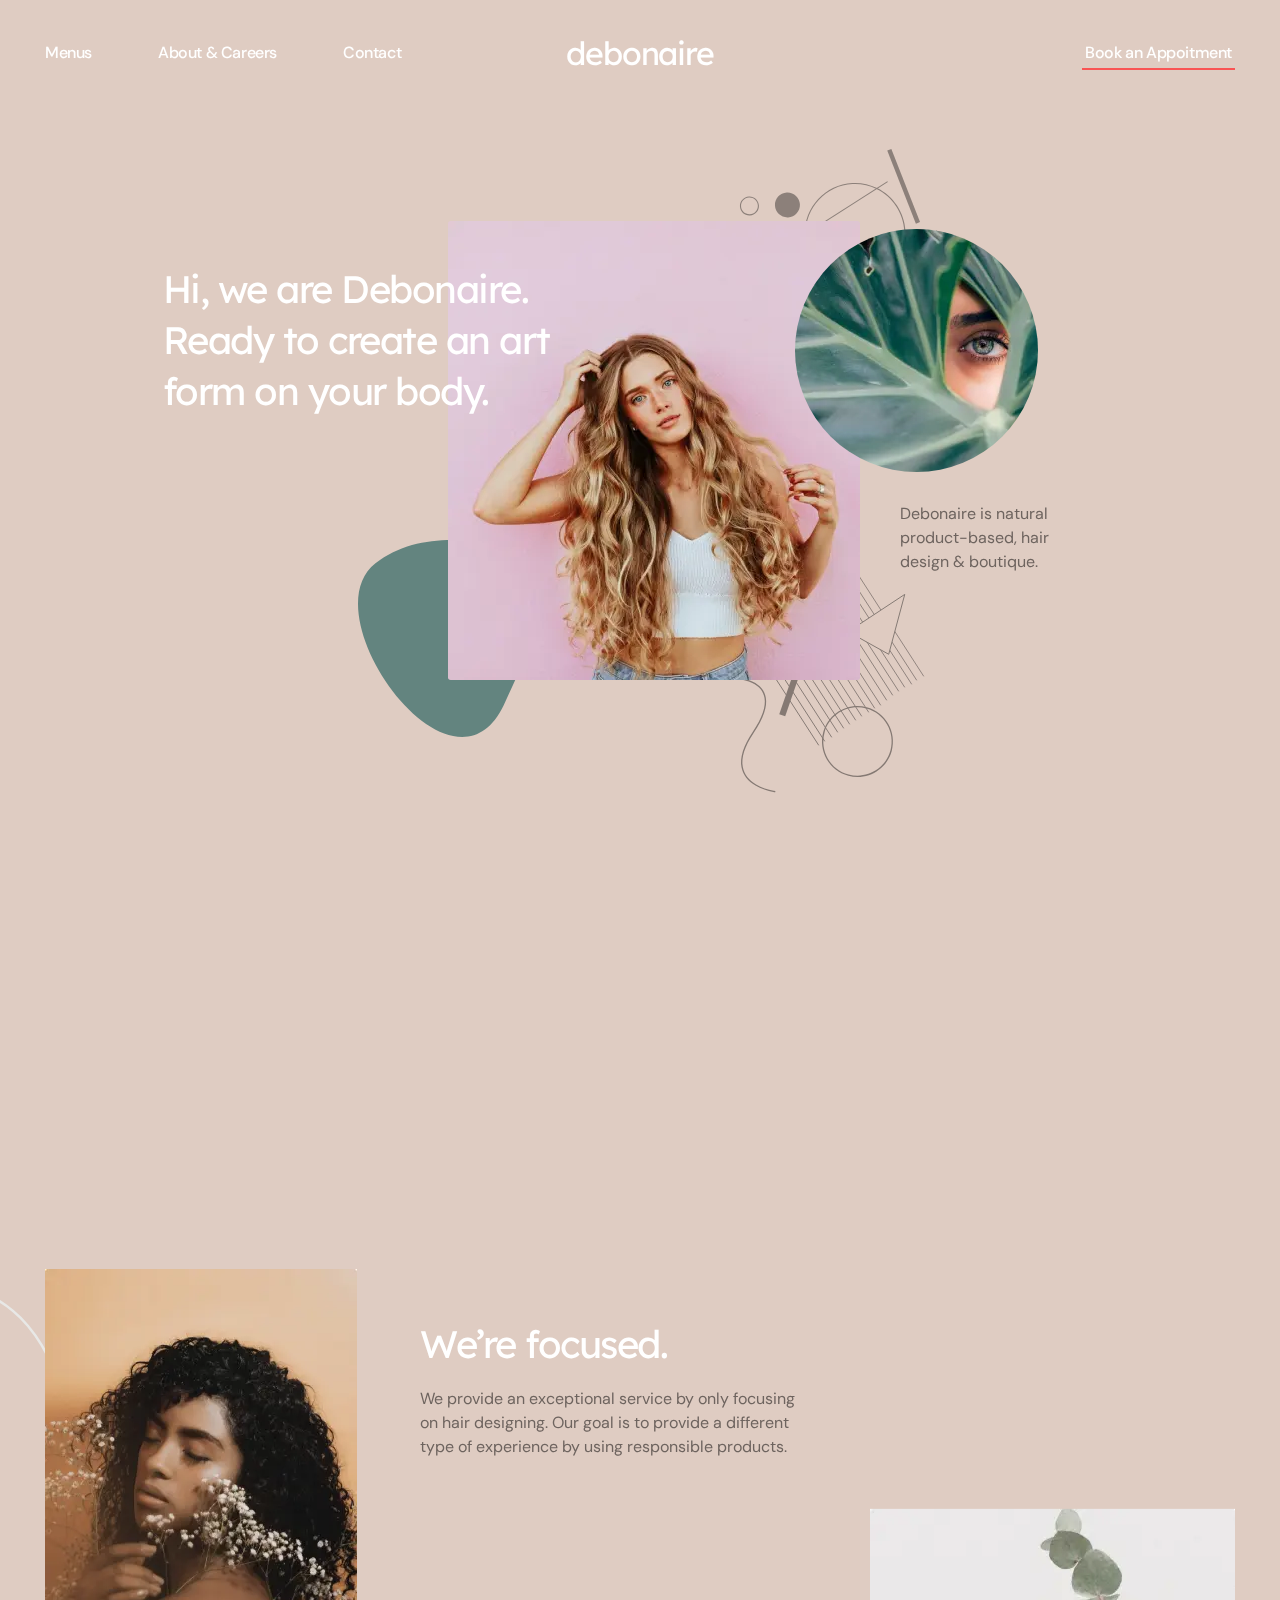
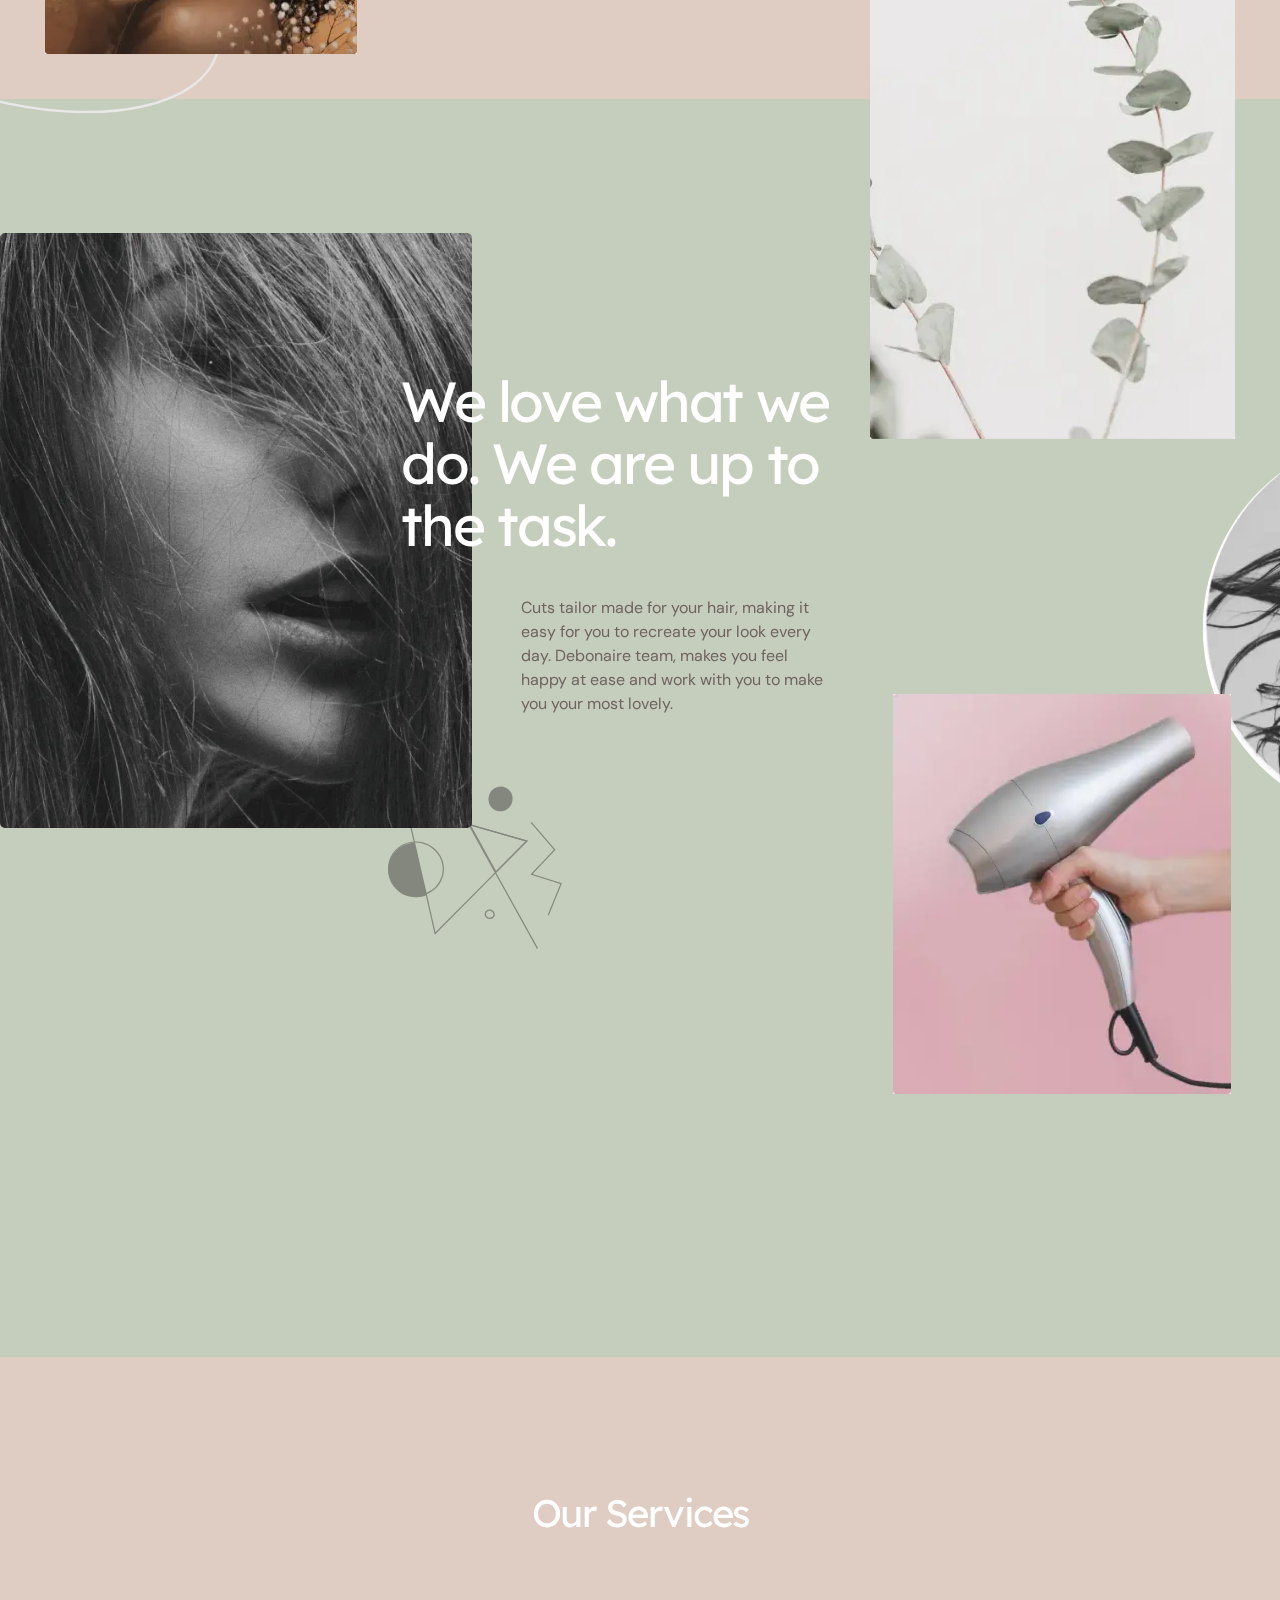
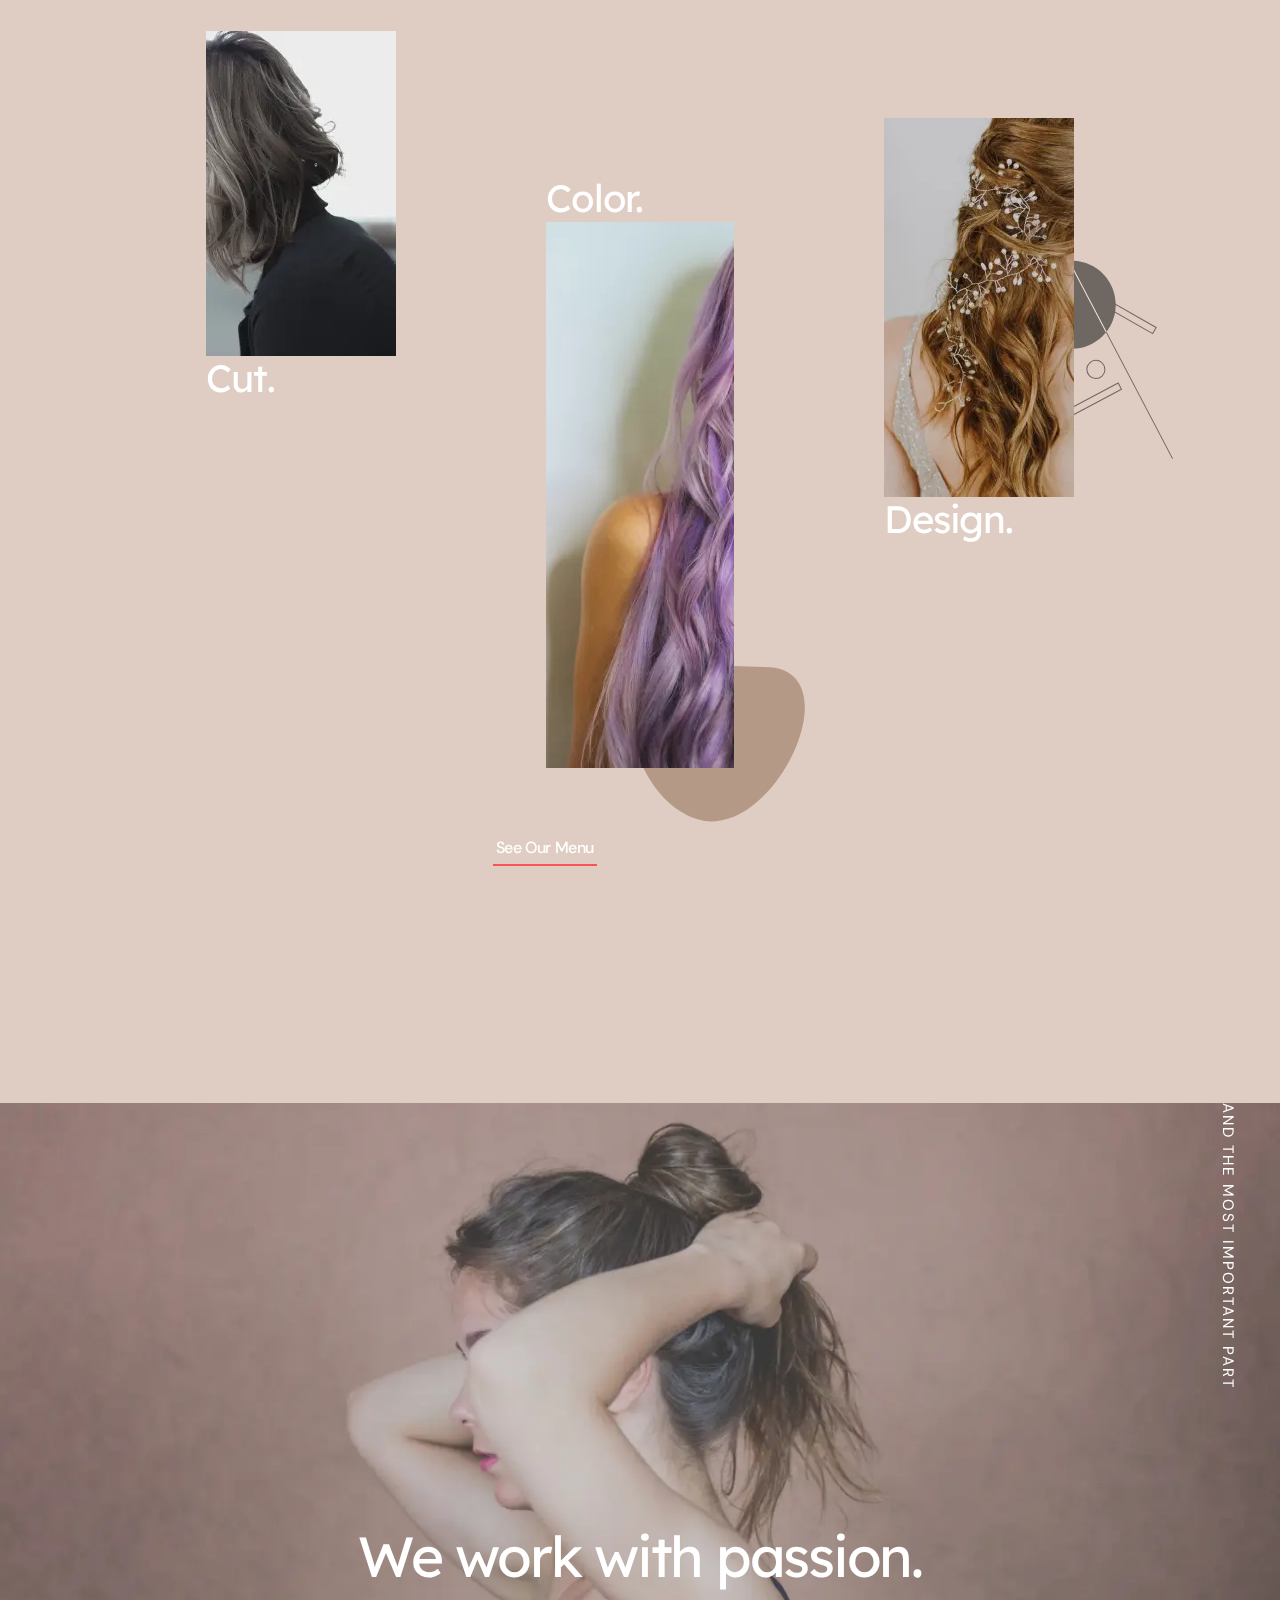
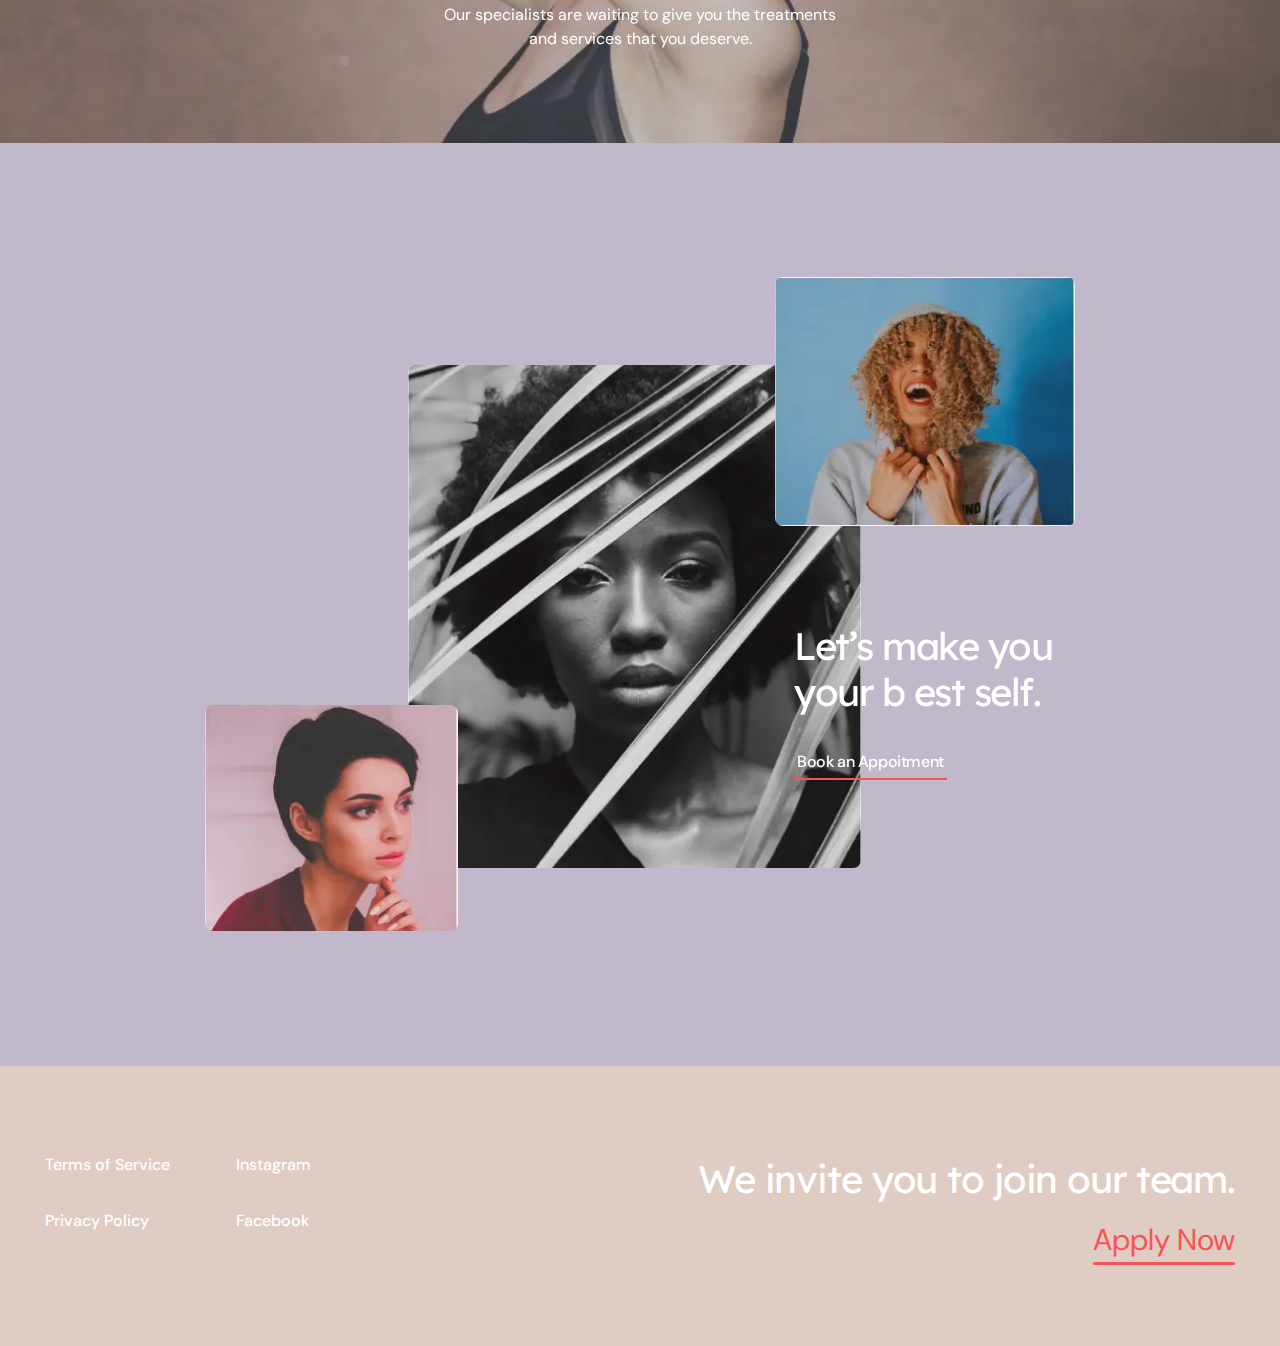
<file: deboinare/index.html>
<!DOCTYPE html>
<html lang="en">

<head>
	<title>deboinare</title>
	<meta charset="UTF-8">
	<meta name="format-detection" content="telephone=no">
	<style>
		body {
			opacity: 0;
		}
	</style>
	<link rel="stylesheet" href="css/style.min.css?_v=20250106113421">
	<link rel="shortcut icon" href="favicon.ico">
	<!-- <meta name="robots" content="noindex, nofollow"> -->
	<meta name="viewport" content="width=device-width, initial-scale=1.0">
</head>

<body>
	<div class="wrapper">
		<header class="header">
			<div class="header__container">
				<div class="header__menu menu">
					<button type="button" class="menu__icon icon-menu"><span></span></button>
					<nav class="menu__body">
						<ul class="menu__list">
							<li class="menu__item"><a href="#" class="menu__link">Menus</a></li>
							<li class="menu__item"><a href="#" class="menu__link">About & Careers</a></li>
							<li class="menu__item"><a href="#" class="menu__link">Contact</a></li>
						</ul>
					</nav>
				</div>
				<a href="#" class="header__logo">debonaire</a>
				<a href="#" class="header__book book"><span>Book an Appoitment</span></a>
			</div>
		</header>
		<main class="page">
			<sectiot data-prlx-parent data-watch class="page__hero hero">
				<div class="hero__container">
					<div class="hero__body">
						<div data-prlx class="hero__title-item title title--small">
							<h1 class="hero__title title title--midle">Hi, we are Debonaire.
								Ready to create an art form on your body. </h1>
						</div>
						<div class="hero__media">
							<div data-prlx class="hero__figure-item">
								<img class="hero__figure" src="img/hero/vector-1.svg" alt="Figure">
							</div>
							<div data-prlx data-coefficient="2" class="hero__main-image-item">
								<img data-watch src="img/hero/image-1.webp" alt="Main-image" class="hero__main-image">
							</div>
							<div data-prlx class="hero__deco-item hero__deco-item--one">
								<img class="hero__deco hero__deco--one" src="img/hero/abstract-1.svg" alt="Decor-1">
							</div>
							<div data-prlx class="hero__deco-item hero__deco-item--two">
								<img class="hero__deco hero__deco--two" src="img/hero/abstract-2.svg" alt="Decor-2">
							</div>
						</div>
						<div class="hero__content">
							<div data-prlx class="hero__circle-image-item">
								<img src="img/hero/image-2.webp" alt="circle-image" class="hero__circle-image">
							</div>
							<div data-prlx class="hero__text-item">
								<div class="hero__text text">
									<p>Debonaire is natural product-based, hair design & boutique.</p>
								</div>
							</div>
						</div>
					</div>
				</div>
			</sectiot>
			<section data-prlx-parent class="page__focused focused">
				<div class="focused__container">
					<div class="focused__content">
						<div class="focused__picture focused__picture--start">
							<img data-prlx data-coefficient="3.5" src="img/focused/image-3.webp" alt="Image" class="focused__image">
							<div class="focused__decor-item focused__decor-item--start">
								<svg data-watch data-prlx viewBox="0 0 280 344" fill="none" xmlns="http://www.w3.org/2000/svg">
									<path fill-rule="evenodd" clip-rule="evenodd" d="M-59.7704 141.135C2.9002 -46.7917 121.79 -29.1891 151.282 96.5556C180.774 222.3 305.654 190.519 273.858 294.615C242.062 398.712 -122.441 329.061 -59.7704 141.135Z" stroke="#E8E8E6" stroke-width="2" />
								</svg>
							</div>
						</div>
						<div data-prlx class="focused__body">
							<h2 class="focused__title title">We’re focused.</h2>
							<div class="focused__text text">
								<p>
									We provide an exceptional service by only focusing on hair designing. Our goal is to provide
									a different type of experience by using responsible products.
								</p>
							</div>
						</div>
						<div class="focused__picture focused__picture--end">
							<img data-prlx data-coefficient="2" src="img/focused/image-4.webp" alt="Image" class="focused__image">
							<div data-prlx class="focused__decor-item focused__decor-item--end">
								<svg data-watch class="focused__decor-value" viewBox="0 0 494 371" fill="none" xmlns="http://www.w3.org/2000/svg">
									<path fill-rule="evenodd" clip-rule="evenodd" d="M488.184 36.1618C472.569 -8.22165 400.348 -26.0372 338.863 77.4611C277.377 180.96 108.585 105.633 19.2604 180.96C-70.0643 256.286 189.541 469.095 338.863 315.789C488.184 162.484 503.8 80.5453 488.184 36.1618Z" stroke="#E8E8E6" stroke-width="2" />
								</svg>
							</div>
						</div>
						<!-- <div class="focused__decor-items">
						</div> -->
					</div>
				</div>
			</section>
			<section class="page__love love">
				<div class="love__content">
					<div data-prlx-parent class="love__picture">
						<img data-prlx data-coefficient="2" src="img/task/image-5.webp" alt="Image" class="love__image">
						<div class="love__picture-decor">
							<img data-prlx class="love__item-picture-decor" src="img/task/abstract-3.svg" alt="Image">
						</div>
					</div>
					<div data-prlx-parent class="love__body">
						<h2 data-prlx class="love__title title title--big">
							We love what we do. We are up to the task.
						</h2>
						<div data-prlx class="love__text text">
							<p>Cuts tailor made for your hair, making it easy for you to recreate your look every day.
								Debonaire team, makes you feel happy at ease and work with you to make you your most lovely.</p>
						</div>
					</div>
					<div data-prlx-parent class="love__decor decor-love">
						<div class="decor-love__body">
							<div data-prlx data-coefficient="2.5" class="decor-love__line-item">
								<svg data-watch class="decor-love__line" viewBox="0 0 423 530" fill="none" xmlns="http://www.w3.org/2000/svg">
									<path fill-rule="evenodd" clip-rule="evenodd" d="M523.322 317.937C513.394 82.0642 169.401 -118.311 33.7032 85.5701C-101.995 289.451 234.524 211.031 285.271 407.32C336.018 603.609 533.25 553.809 523.322 317.937Z" stroke="#E6E6E6" stroke-width="2" />
								</svg>
							</div>
							<div class="decor-love__hair-item">
								<img data-prlx data-coefficient="1.8" class="decor-love__hair" src="img/task/image-6.webp" alt="Image">
							</div>
							<div class="decor-love__dryer-item">
								<img data-prlx data-coefficient="1.5" class="decor-love__dryer" src="img/task/image-7.webp" alt="Image">
							</div>
						</div>
					</div>
				</div>
			</section>
			<section data-prlx-parent class="page__services services">
				<!--  -->
				<div class="services__container">
					<h2 data-prlx class="services__title title">
						Our Services
					</h2>
					<div class="services__body">
						<div class="services__items">
							<article class="services__item services-item">
								<a href="#" class="services-item__link">
									<img data-prlx data-coefficient="3" src="img/serveces/image-8.webp" alt="Image" class="services-item__image">
									<h5 data-prlx class="services-item__name title title--small">Cut.</h5>
								</a>
							</article>
							<article class="services__item services-item">
								<a href="#" class="services-item__link">
									<h5 data-prlx class="services-item__name title title--small">Color.</h5>
									<img data-prlx data-coefficient="1.5" src="img/serveces/image-9.webp" alt="Image" class="services-item__image">
								</a>
								<div class="services-item__figure-item">
									<img data-prlx src="img/serveces/vector-5.svg" class="services-item__figure" alt="Image">
								</div>
							</article>
							<article class="services__item services-item">
								<a href="#" class="services-item__link">
									<img data-prlx data-coefficient="2.5" src="img/serveces/image-10.webp" alt="Image" class="services-item__image">
									<h5 data-prlx class="services-item__name title title--small">Design.</h5>
								</a>
								<div class="services-item__deco-item">
									<img data-prlx src="img/serveces/abstract-4.svg" class="services-item__deco" alt="Vector">
								</div>
							</article>
						</div>
						<div data-watch class="services__content content-services">
							<h4 data-prlx data-coefficient="2" class="content-services__title title">
								We create a customized new look for you.
							</h4>
							<a data-prlx href="#" class="content-services__link book">
								<span>See Our Menu</span>
							</a>
						</div>
					</div>
				</div>
			</section>
			<section data-prlx-parent class="page__passion passion">
				<div class="passion__container">
					<div data-prlx class="passion__content">
						<h2 class="passion__title title title--big">We work with passion.</h2>
						<div class="passion__text text">
							<p> Our specialists are waiting to give you the treatments and services that you deserve.</p>
						</div>
					</div>
					<div data-prlx class="passion__important">
						AND THE MOST IMPORTANT PART
					</div>
				</div>
				<div class="passion__image-item">
					<img src="img/passion/image-11.webp" class="passion__image ibg" alt="Image">
				</div>
			</section>
			<section data-prlx-parent class="page__make make">
				<div class="make__container">
					<div class="make__content">
						<div data-prlx data-coefficient="2" class="make__item item-best">
							<img class="item-best__image" src="img/make/image-13.webp" alt="Image">
						</div>
						<div data-prlx class="make__item">
							<img class="item-best__image" src="img/make/image-12.webp" alt="Image">
							<div data-watch class="item-best__deco-item">
								<img data-prlx data-coefficient="3" class="item-best__figure" src="img/make/abstract-5.svg" alt="Image">
							</div>
							<div data-watch class="item-best__figure-item">
								<img data-prlx data-coefficient="3.5" class="item-best__deco" src="img/make/vector-6.svg" alt="Image">
							</div>
						</div>
						<div data-prlx data-coefficient="2" class="make__item">
							<img class="item-best__image" src="img/make/image-14.webp" alt="Image">
							<div data-prlx data-coefficient="1.5" class="item-best__body">
								<h2 class="item-best__title title">
									Let’s make you your b est self.
								</h2>
								<a href="#" class="item-best__link book"><span>Book an Appoitment</span></a>
							</div>
						</div>
					</div>
				</div>
			</section>
		</main>
		<footer class="footer">
			<div class="footer__container">
				<div class="footer__content">
					<ul class="footer__menu footer-menu">
						<li class="footer-menu__item">
							<a href="#" target="_blank" class="footer-menu__link">Terms of Service</a>
						</li>
						<li class="footer-menu__item">
							<a href="#" target="_blank" class="footer-menu__link">Privacy Policy</a>
						</li>
						<li class="footer-menu__item">
							<a href="#" target="_blank" class="footer-menu__link">Instagram</a>
						</li>
						<li class="footer-menu__item">
							<a href="#" target="_blank" class="footer-menu__link">Facebook</a>
						</li>
					</ul>
					<div class="footer__invite invite">
						<div class="invite__title title title--small">We invite you to join our team.</div>
						<a href="#" class="invite__link">Apply Now</a>
					</div>
				</div>
			</div>
		</footer>
	</div>
	<script src="js/app.min.js?_v=20250106113421"></script>
</body>

</html>
</file>
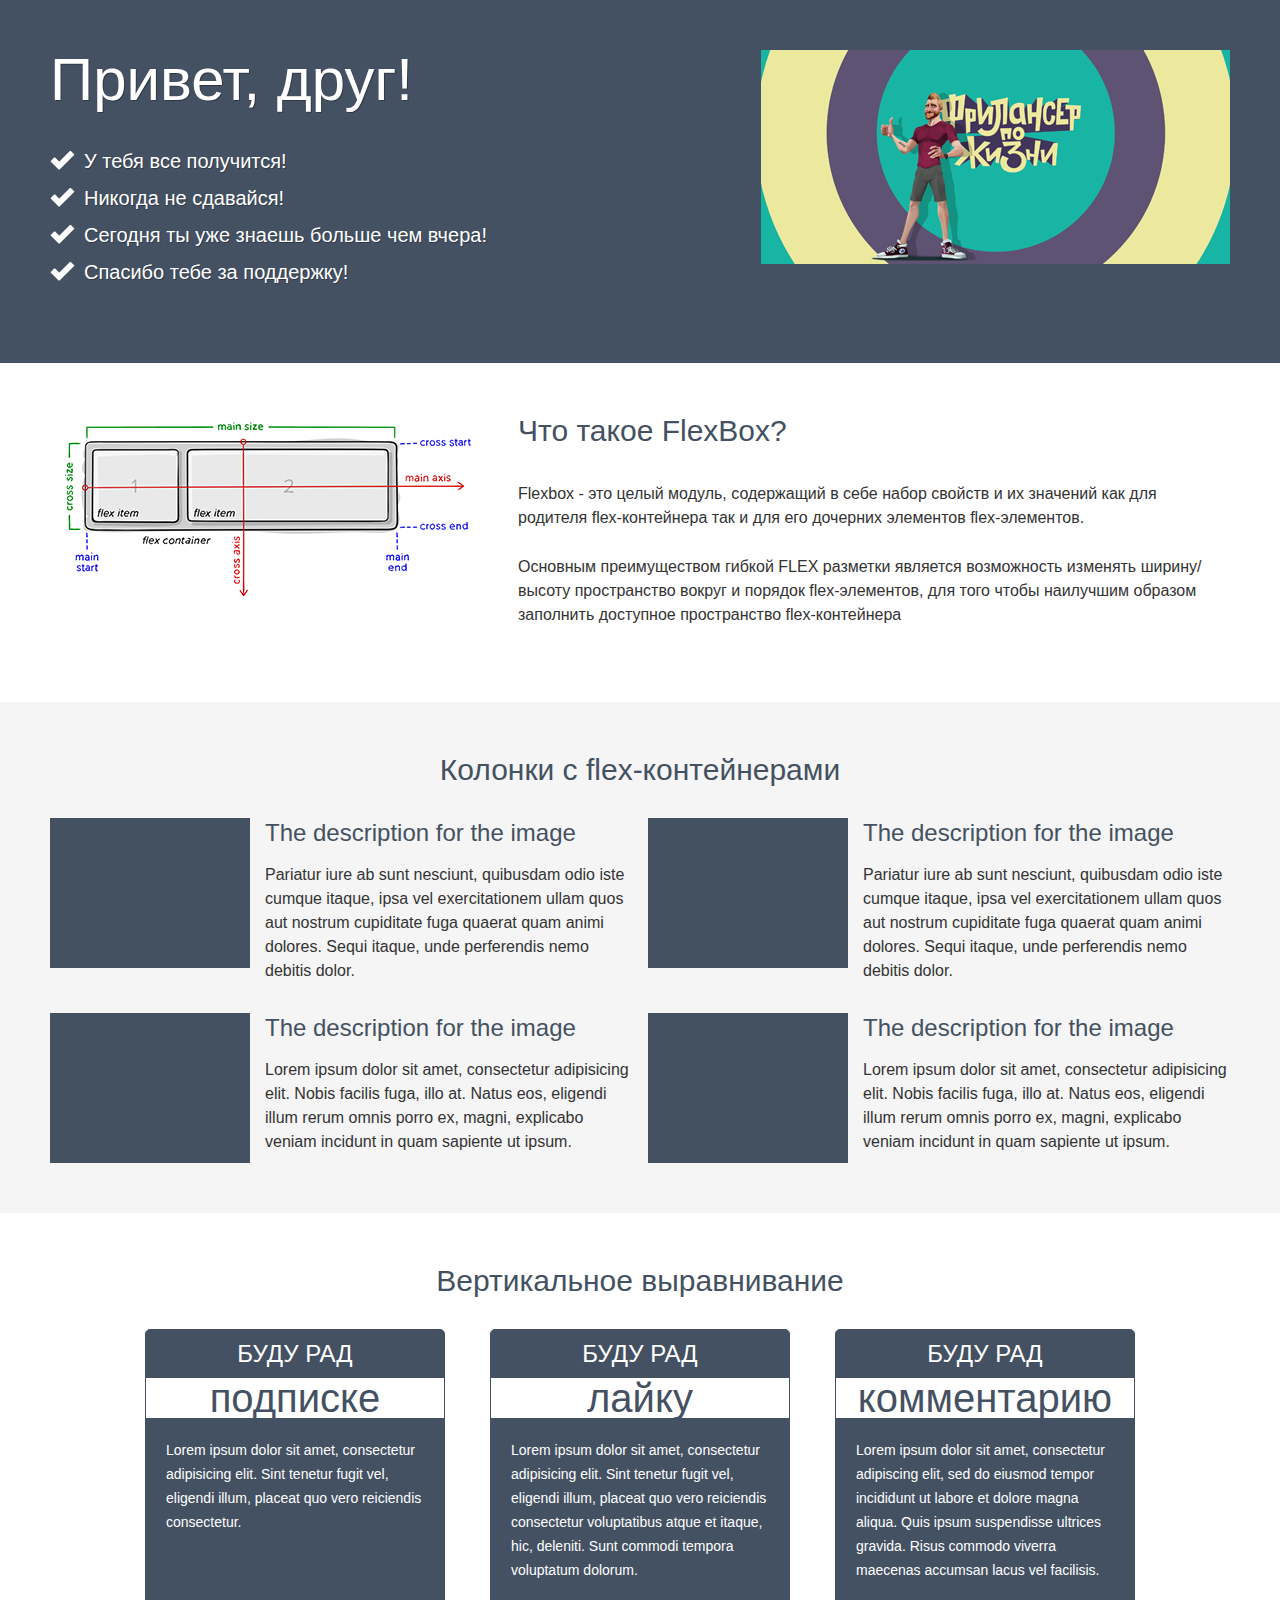
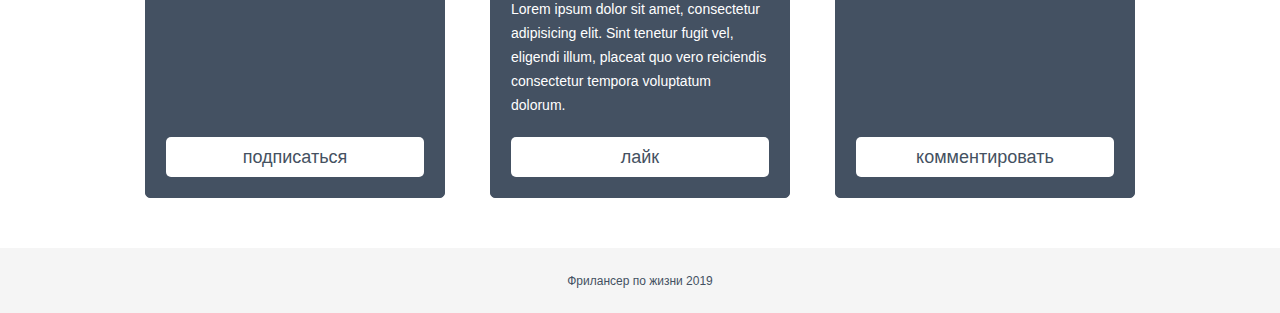
<file: flex/index.html>
<!--вказуємо браузеру як обробити стоінку / html5-->
<!DOCTYPE html>
<!--Оболонка документа, мова вмісту-->
<html lang="ukr">
	<!--заголовок сторінки-->
	<head>
		<title>FLEXBOX!</title>
		<!-- Адаптив -->
		<meta name="viewport" content="device-width, inetial-scale=1.0, user-scalable=0" />
		<!--підключити файл css-->
		<link rel="stylesheet" href="css/style.css" />
		<!---Кодування сторінки-->
		<meta charset="utf-8" />
	</head>
	<!--тіло сторінки-->
	<body>
		<div class="wrapper">
			<div class="content">
				<div class="hi">
					<div class="container">
						<div class="hi__row">
							<div class="hi__body">
								<div class="hi__title">Привет, друг!</div>
								<ul class="hi__list">
									<li>У тебя все получится!</li>
									<li>Никогда не сдавайся!</li>
									<li>Сегодня ты уже знаешь больше чем вчера!</li>
									<li>Спасибо тебе за поддержку!</li>
								</ul>
							</div>
							<div class="hi__image">
								<img src="img/hi.jpg" alt="">
							</div>
							</div>
						</div>
					</div>
				<div class="what">
					<div class="container">
						<div class="what__row">
							<div class="what__image">
								<img src="img/scheme.jpg" alt="">
							</div>
							<div class="what__body">
								<div class="what__title title">
									Что такое FlexBox?
								</div>
								<div class="what__text">
									<p>Flexbox - это целый модуль, содержащий в себе набор свойств и их значений как для родителя flex-контейнера так и для его дочерних элементов flex-элементов.</p>
									<p>Основным преимуществом гибкой FLEX разметки является возможность изменять ширину/высоту пространство вокруг и порядок flex-элементов, для того чтобы наилучшим образом заполнить доступное пространство flex-контейнера</p>
								</div>
							</div>
						</div>
					</div>
				</div>
				<div class="columns">
					<div class="container">
						<div class="columns__title title">Колонки с flex-контейнерами</div>
							<div class="columns__row">
								<div class="columns__column">
									<div class="columns__item item">
										<div class="item__row">
											<div class="item__image">
												<img src="img/image.png" alt="">
											</div>
											<div class="item__body">
												<div class="item__title">The description for the image</div>
												<div class="item__text">Pariatur iure ab sunt nesciunt, quibusdam odio iste cumque itaque, ipsa vel exercitationem ullam quos aut nostrum cupiditate fuga quaerat quam animi dolores. Sequi itaque, unde perferendis nemo debitis dolor.</div>
											</div>
										</div>
									</div>
								</div>
								<div class="columns__column">
									<div class="columns__item item">
										<div class="item__row">
											<div class="item__image">
												<img src="img/image.png" alt="">
											</div>
											<div class="item__body">
												<div class="item__title">The description for the image</div>
												<div class="item__text">Pariatur iure ab sunt nesciunt, quibusdam odio iste cumque itaque, ipsa vel exercitationem ullam quos aut nostrum cupiditate fuga quaerat quam animi dolores. Sequi itaque, unde perferendis nemo debitis dolor.</div>
											</div>
										</div>
									</div>
								</div>
								<div class="columns__column">
									<div class="columns__item item">
										<div class="item__row">
											<div class="item__image">
												<img src="img/image.png" alt="">
											</div>
											<div class="item__body">
												<div class="item__title">The description for the image</div>
												<div class="item__text">Lorem ipsum dolor sit amet, consectetur adipisicing elit. Nobis facilis fuga, illo at. Natus eos, eligendi illum rerum omnis porro ex, magni, explicabo veniam incidunt in quam sapiente ut ipsum.</div>
											</div>
										</div>
									</div>
								</div>
								<div class="columns__column">
									<div class="columns__item item">
										<div class="item__row">
											<div class="item__image">
												<img src="img/image.png" alt="">
											</div>
											<div class="item__body">
												<div class="item__title">The description for the image</div>
												<div class="item__text">Lorem ipsum dolor sit amet, consectetur adipisicing elit. Nobis facilis fuga, illo at. Natus eos, eligendi illum rerum omnis porro ex, magni, explicabo veniam incidunt in quam sapiente ut ipsum.</div>
											</div>
										</div>
									</div>
								</div>
							</div>
					</div>
				</div>
				<div class="vertical">
					<div class="container">
						<div class="vertical__title title">Вертикальное выравнивание</div>
						<div class="vertical__body">
							<div class="vertical__row">
								<div class="vertical__column">
									<div class="vertical__item">
										<div class="vertical__subtitle">буду рад</div>
										<div class="vertical__label">подписке</div>
										<div class="vertical__text">Lorem ipsum dolor sit amet, consectetur adipisicing elit. Sint tenetur fugit vel, eligendi illum, placeat quo vero reiciendis consectetur.</div>
										<a href="" class="vertical__btn">подписаться</a>
									</div>
								</div>
								<div class="vertical__column">
									<div class="vertical__item">
										<div class="vertical__subtitle">буду рад</div>
										<div class="vertical__label">лайку</div>
										<div class="vertical__text"><p>Lorem ipsum dolor sit amet, consectetur adipisicing elit. Sint tenetur fugit vel, eligendi illum, placeat quo vero reiciendis consectetur voluptatibus atque et itaque, hic, deleniti. Sunt commodi tempora voluptatum dolorum.</p>
										
										<p>Lorem ipsum dolor sit amet, consectetur adipisicing elit. Sint tenetur fugit vel, eligendi illum, placeat quo vero reiciendis consectetur tempora voluptatum dolorum.</p></div>
										<a href="" class="vertical__btn">лайк</a>
									</div>
								</div>
								<div class="vertical__column">
									<div class="vertical__item">
										<div class="vertical__subtitle">буду рад</div>
										<div class="vertical__label">комментарию</div>
										<div class="vertical__text">Lorem ipsum dolor sit amet, consectetur adipiscing elit, sed do eiusmod tempor incididunt ut labore et dolore magna aliqua. Quis ipsum suspendisse ultrices gravida. Risus commodo viverra maecenas accumsan lacus vel facilisis. </div>
										<a href="" class="vertical__btn">комментировать</a>
									</div>
								</div>
							</div>
						</div>
					</div>
				</div>
			</div>
			<footer class="footer">
				<div class="container">
					<div class="footer__row">
						<div class="footer__text">Фрилансер по жизни 2019</div>
					</div>
				</div>
			</footer>
		</div>
	</body>
</html>
</file>
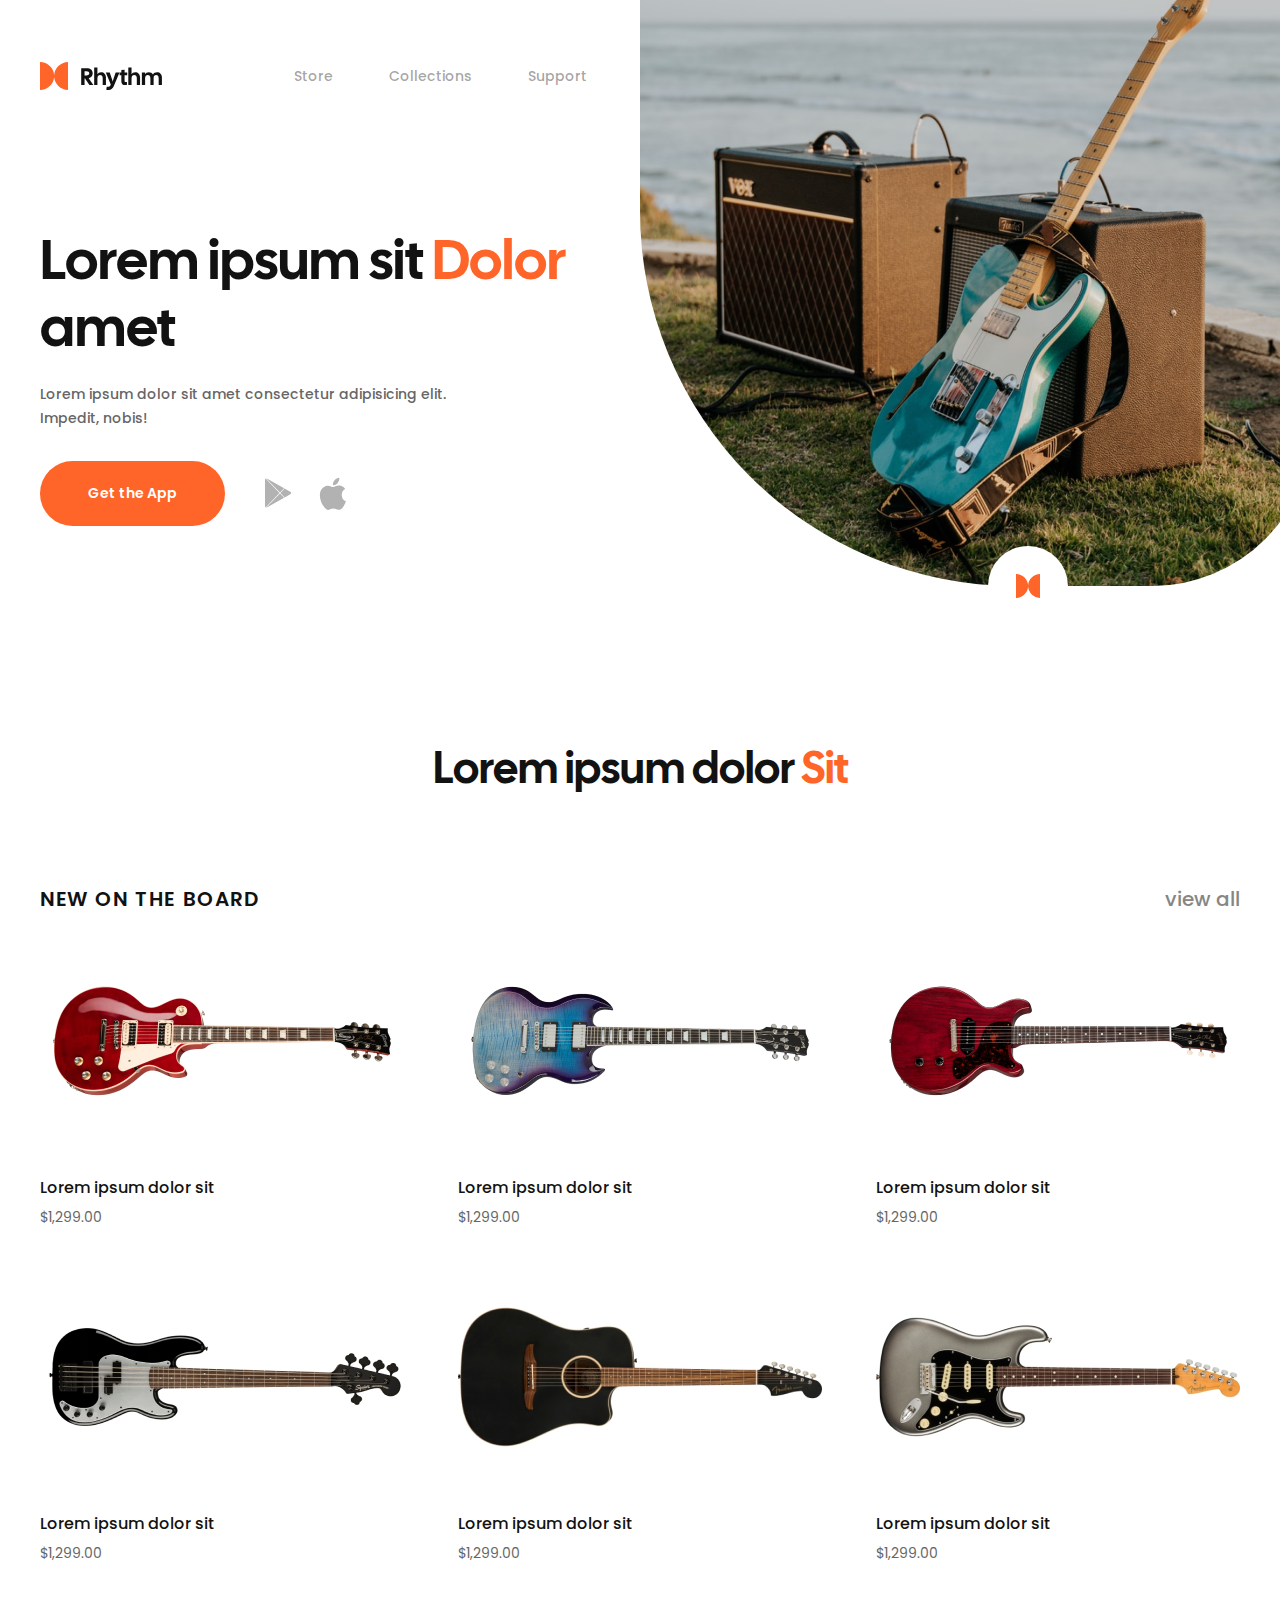
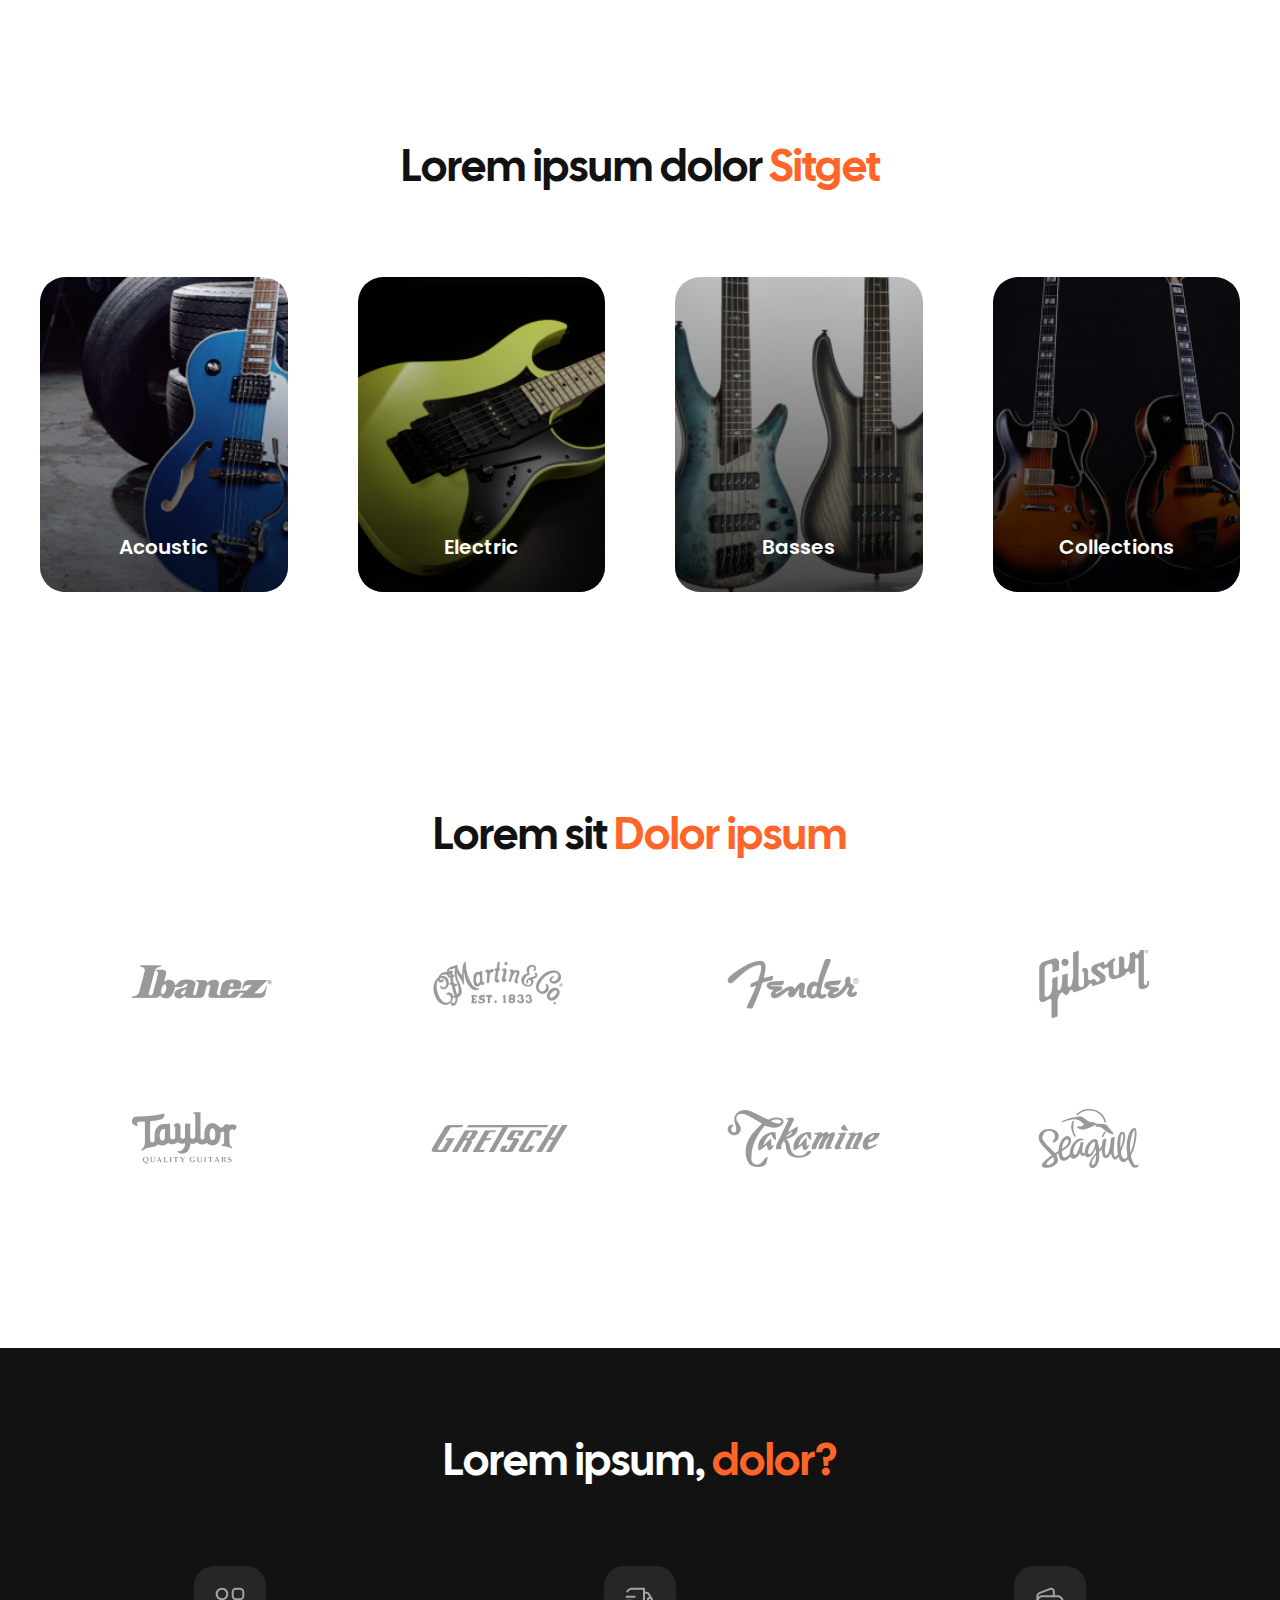
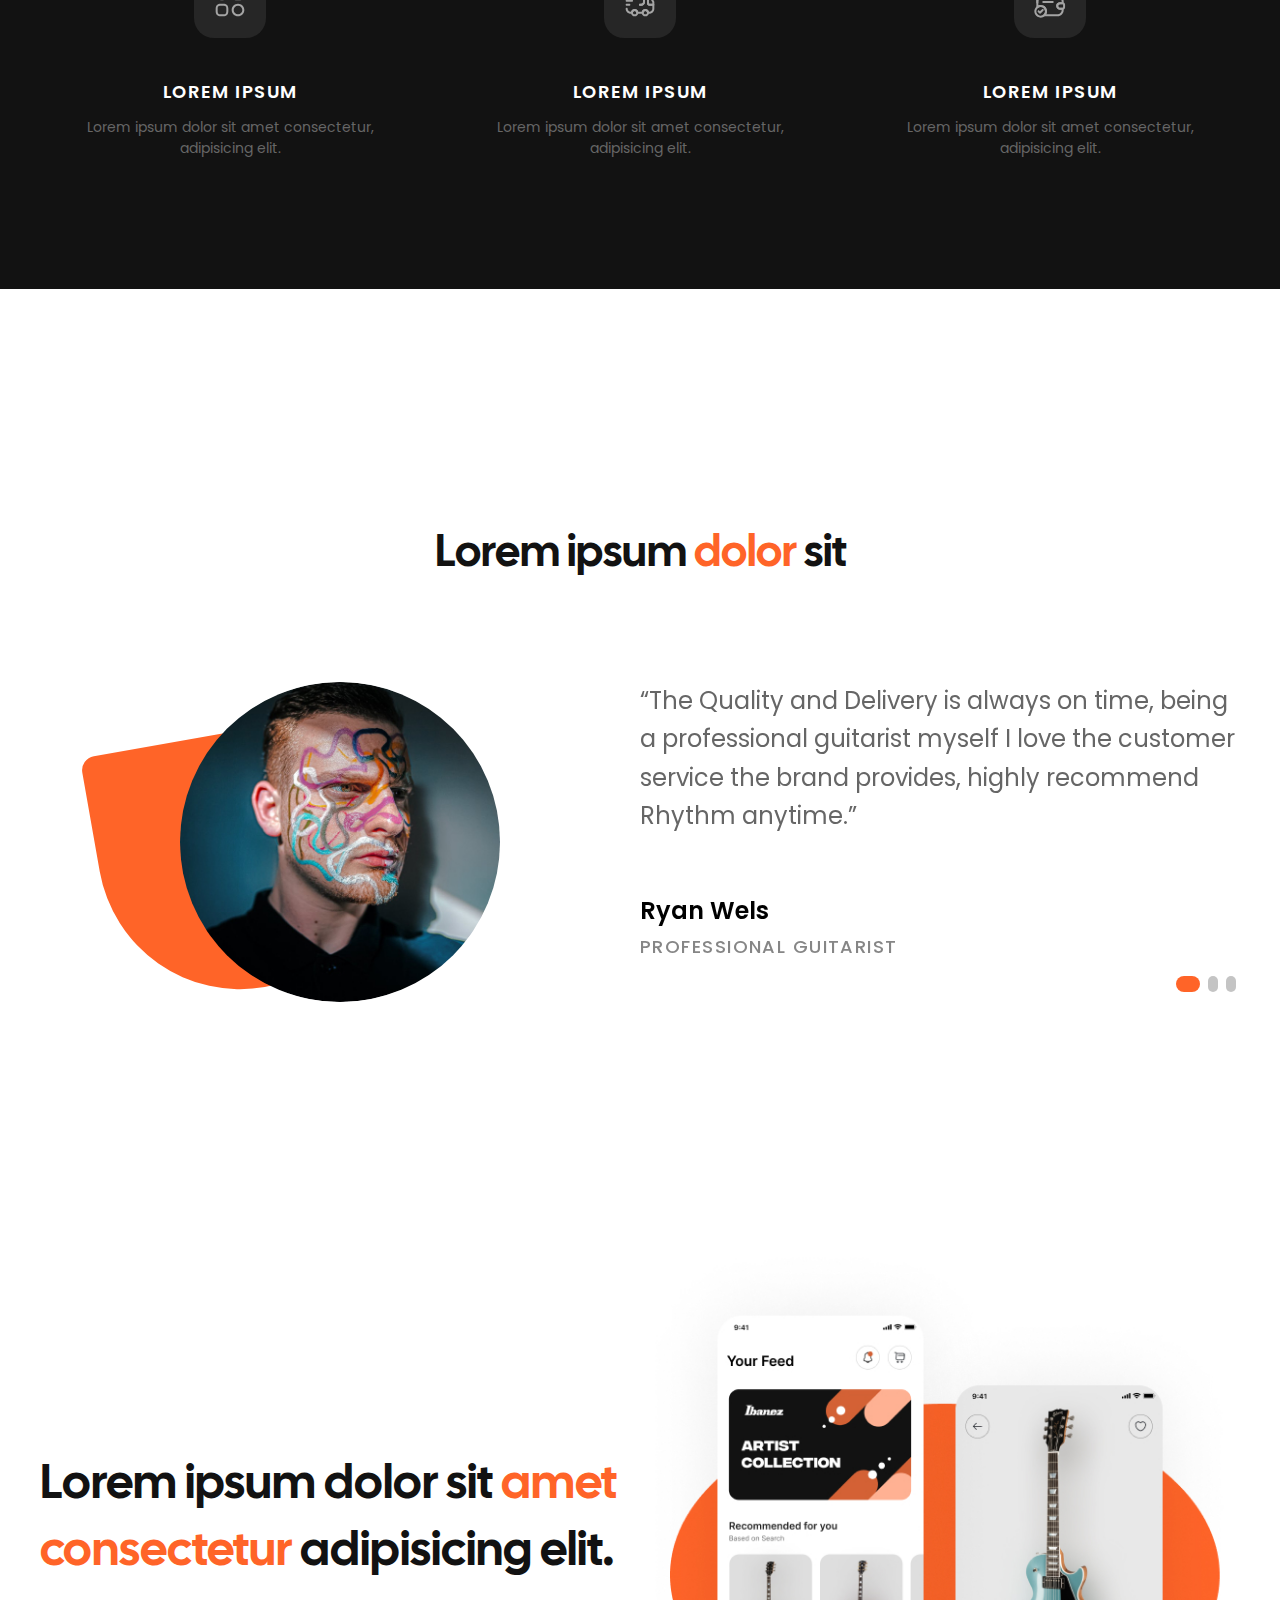
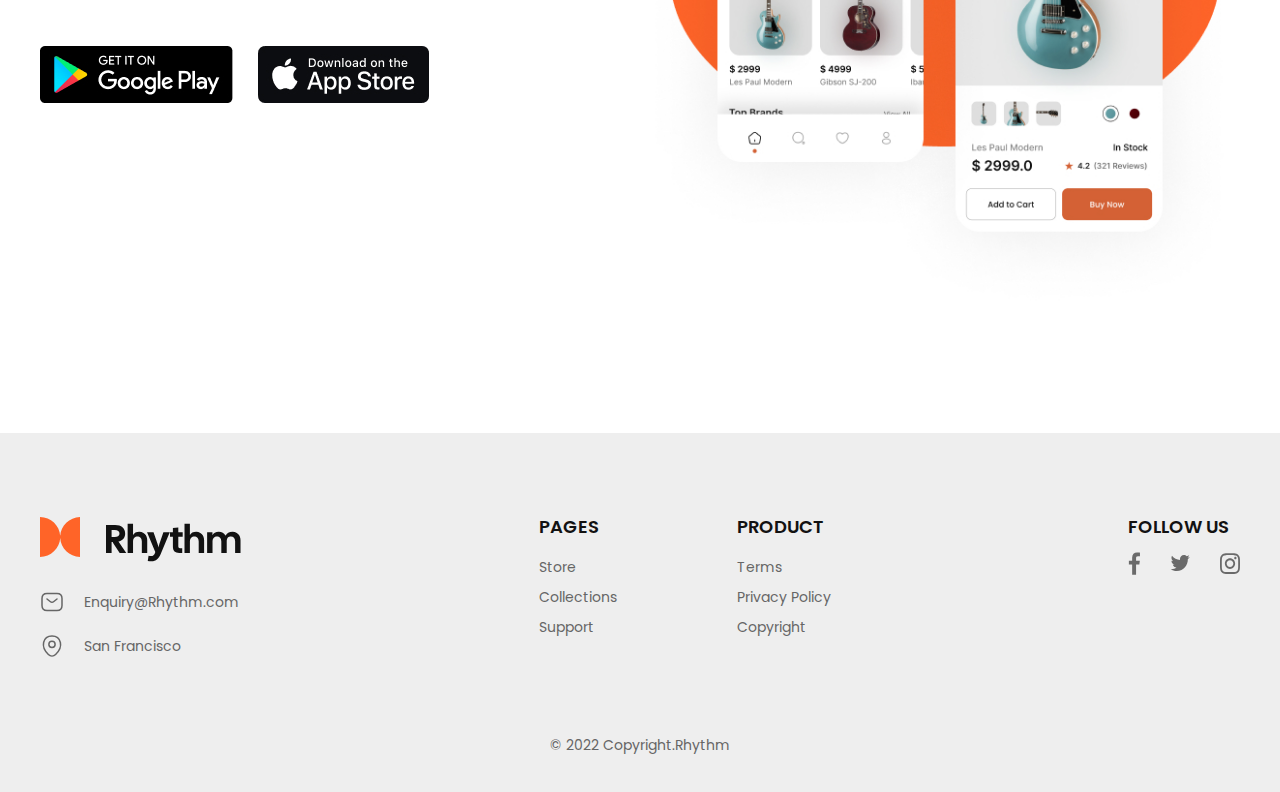
<file: guitar/Index.html>
<!DOCTYPE html>
<html lang="en">
<head>
	<meta charset="UTF-8">
	<meta http-equiv="X-UA-Compatible" content="IE-edge">
	<link rel="stylesheet" href="css/style.css">
	<meta name="viewport" content="width=device-width, initial-scale=1.0">
	<link rel="stylesheet" href="https://unpkg.com/swiper@8/swiper-bundle.min.css" />
	<title>Guitar</title>
</head>
<body>
	<div class="wrapper">
		<header class="header">
			<div class="header__container">
				<a href="#" class="header__logo"><img src="img/logo.svg" alt="Logo"></a>
				<nav class="header__menu menu">
					<ul class="menu__list">
						<li class="menu__item">
							<a href="#" class="menu__link">Store</a>
						</li>
						<li class="menu__item">
							<a href="#" class="menu__link">Collections</a>
						</li>
						<li class="menu__item">
							<a href="#" class="menu__link">Support</a>
						</li>
					</ul>
				</nav>
			</div>
		</header>
		<main class="page">
			<section class="page__main main">
				<div class="main__container">
					<div class="main__content">
						<h1 class="main__title">Lorem ipsum  sit <span>Dolor</span> amet</h1>
						<p class="main__text">Lorem ipsum dolor sit amet consectetur adipisicing elit. Impedit, nobis!</p>
						<div class="main__actions actions-main">
							<a class="actions-main__button">Get the App</a>
							<div class="actions-main__icon"><img src="img/main/google.svg" alt="Google Icon"></div>
							<div class="actions-main__icon"><img src="img/main/apple.svg" alt="Apple Icon"></div>
						</div>
					</div>
					<div class="main__decor">
						<div class="main__image">
							<img src="img/main/main-decor.png" alt="Main Decor">
						</div>
					</div>
				</div>
			</section>
			<section class="page__store store">
				<div class="store__container">
					<h2 class="store__title title">Lorem ipsum dolor <span>Sit</span></h2>
					<div class="store__body body-store">
						<div class="body-store__header">
							<div class="body-store__title">new on the board</div>
							<a href="#" class="body-store__all">view all</a>
						</div>
						<div class="body-store__items">
							<div class="body-store__item item">
								<a href="" class="item__image"><img src="img/store/01.jpg" alt="Item"></a>
								<a href="" class="item__title">Lorem ipsum dolor sit</a>
								<div class="item__price">$1,299.00</div>
							</div>
							<div class="body-store__item item">
								<a href="" class="item__image"><img src="img/store/02.jpg" alt="Item"></a>
								<a href="" class="item__title">Lorem ipsum dolor sit</a>
								<div class="item__price">$1,299.00</div>
							</div>
							<div class="body-store__item item">
								<a href="" class="item__image"><img src="img/store/03.jpg" alt="Item"></a>
								<a href="" class="item__title">Lorem ipsum dolor sit</a>
								<div class="item__price">$1,299.00</div>
							</div>
							<div class="body-store__item item">
								<a href="" class="item__image"><img src="img/store/04.jpg" alt="Item"></a>
								<a href="" class="item__title">Lorem ipsum dolor sit</a>
								<div class="item__price">$1,299.00</div>
							</div>
							<div class="body-store__item item">
								<a href="" class="item__image"><img src="img/store/05.jpg" alt="Item"></a>
								<a href="" class="item__title">Lorem ipsum dolor sit</a>
								<div class="item__price">$1,299.00</div>
							</div>
							<div class="body-store__item item">
								<a href="" class="item__image"><img src="img/store/06.jpg" alt="Item"></a>
								<a href="" class="item__title">Lorem ipsum dolor sit</a>
								<div class="item__price">$1,299.00</div>
							</div>
						</div>
					</div>
				</div>
			</section>
			<section class="page__categories categories">
				<div class="categories__container">
					<h2 class="categories__title title">Lorem ipsum dolor <span>Sitget</span></h2>
					<div class="categories__items">
						<a href="#" class="categories__item item-category">
							<div class="item-category__title">Acoustic</div>
							<div class="item-category__image">
								<img src="img/categories/01.jpg" alt="Category">
							</div>
						</a>
						<a href="#" class="categories__item item-category">
							<div class="item-category__title">Electric</div>
							<div class="item-category__image">
								<img src="img/categories/02.jpg" alt="Category">
							</div>
						</a>
						<a href="#" class="categories__item item-category">
							<div class="item-category__title">Basses</div>
							<div class="item-category__image">
								<img src="img/categories/03.jpg" alt="Category">
							</div>
						</a>
						<a href="#" class="categories__item item-category">
							<div class="item-category__title">Collections</div>
							<div class="item-category__image">
								<img src="img/categories/04.jpg" alt="Category">
							</div>
						</a>
					</div>
				</div>
			</section>
			<section class="page__brands brands">
				<div class="brands__container">
					<h2 class="brands__title title">Lorem sit <span>Dolor ipsum</span></h2>
					<div class="brands__items">
						<div class="brands_item"><img src="img/brands/01.jpg" alt="Brand"></div>
						<div class="brands_item"><img src="img/brands/02.jpg" alt="Brand"></div>
						<div class="brands_item"><img src="img/brands/03.jpg" alt="Brand"></div>
						<div class="brands_item"><img src="img/brands/04.jpg" alt="Brand"></div>
						<div class="brands_item"><img src="img/brands/05.jpg" alt="Brand"></div>
						<div class="brands_item"><img src="img/brands/06.jpg" alt="Brand"></div>
						<div class="brands_item"><img src="img/brands/07.jpg" alt="Brand"></div>
						<div class="brands_item"><img src="img/brands/08.jpg" alt="Brand"></div>
					</div>
				</div>
			</section>
			<section class="page__why why">
				<div class="why__container">
					<h2 class="why__title title">Lorem ipsum, <span>dolor?</span></h2>
					<div class="why__items">
						<div class="why__item item-why">
							<div class="item-why__icon"><img src="img/why/01.svg" alt="Icon"></div>
							<div class="item-why__title">Lorem ipsum</div>
							<div class="item-why__text">Lorem ipsum dolor sit amet consectetur, adipisicing elit.</div>
						</div>
						<div class="why__item item-why">
							<div class="item-why__icon"><img src="img/why/02.svg" alt="Icon"></div>
							<div class="item-why__title">Lorem ipsum</div>
							<div class="item-why__text">Lorem ipsum dolor sit amet consectetur, adipisicing elit.</div>
						</div>
						<div class="why__item item-why">
							<div class="item-why__icon"><img src="img/why/03.svg" alt="Icon"></div>
							<div class="item-why__title">Lorem ipsum</div>
							<div class="item-why__text">Lorem ipsum dolor sit amet consectetur, adipisicing elit.</div>
						</div>
					</div>
				</div>
			</section>
			<section class="page__reviews reviews">
				<div class="reviews__container">
					<h2 class="reviews__title title">Lorem ipsum <span>dolor</span> sit </h2>
						<div class="reviews__swiper swiper-reviews swiper">
							<!-- Additional required wrapper -->
							<div class="swiper-reviews__wrapper swiper-wrapper">
								<!-- Slides -->
								<div class="swiper-reviews__slide slide-swiper-reviews swiper-slide">
									<div class="slide-swiper-reviews__picture">
										<div class="slide-swiper-reviews__image">
											<img src="img/reviews/01.jpg" alt="Reviews">
										</div>
									</div>
									<div class="slide-swiper-reviews__body">
										<div class="slide-swiper-reviews__text">
											“The Quality and Delivery is always on time, being a professional guitarist myself I love the customer service the brand provides, highly recommend Rhythm anytime.”
										</div>
										<div class="slide-swiper-reviews__author">
											<div class="slide-swiper-reviews__name">Ryan Wels</div>
											<div class="slide-swiper-reviews__position">PROFESSIONAL GUITARIST</div>
										</div>
									</div>
								</div>
								<div class="swiper-reviews__slide slide-swiper-reviews swiper-slide">
									<div class="slide-swiper-reviews__picture">
										<div class="slide-swiper-reviews__image">
											<img src="img/reviews/01.jpg" alt="Reviews">
										</div>
									</div>
									<div class="slide-swiper-reviews__body">
										<div class="slide-swiper-reviews__text">
											<p> “The Quality and Delivery is always on time, being a professional guitarist myself I love the customer service the brand provides, highly recommend Rhythm anytime.”</p>
											<p> “The Quality and Delivery is always on time, being a professional guitarist myself I love the customer service the brand provides, highly recommend Rhythm anytime.”</p>
										</div>
										<div class="slide-swiper-reviews__author">
											<div class="slide-swiper-reviews__name">Ryan Wels</div>
											<div class="slide-swiper-reviews__position">PROFESSIONAL GUITARIST</div>
										</div>
									</div>
								</div>
								<div class="swiper-reviews__slide slide-swiper-reviews swiper-slide">
									<div class="slide-swiper-reviews__picture">
										<div class="slide-swiper-reviews__image">
											<img src="img/reviews/01.jpg" alt="Reviews">
										</div>
									</div>
									<div class="slide-swiper-reviews__body">
										<div class="slide-swiper-reviews__text">
											“The Quality and Delivery is always on time, being a professional guitarist myself I love the customer service the brand provides, highly recommend Rhythm anytime.”
										</div>
										<div class="slide-swiper-reviews__author">
											<div class="slide-swiper-reviews__name">Ryan Wels</div>
											<div class="slide-swiper-reviews__position">PROFESSIONAL GUITARIST</div>
										</div>
									</div>
								</div>
							</div>
							<!-- If we need pagination -->
							<div class="swiper-reviews__pagination swiper-pagination"></div>
						</div>
				</div>
			</section>
			<section class="page__favorite favorite">
				<div class="favorite__container">
					<div class="favorite__body">
						<h2 class="favorite__title title">Lorem ipsum dolor sit <span>amet consectetur </span>adipisicing elit.
						</h2>
						<div class="favorite__apps apps-favorite">
							<a href="#" class="apps-favorite__item">
								<img src="img/favorite/google.jpg" alt="Google">
							</a>
							<a href="#" class="apps-favorite__item">
								<img src="img/favorite/apple.jpg" alt="Apple">
							</a>
						</div>
					</div>
					<div class="favorite__images">
						<img src="img/favorite/image.jpg" alt="Image">
					</div>
				</div>
			</section>
		</main>
		<footer class="footer">
			<div class="footer__container">
				<div class="footer__body body-footer">
					<div class="body-footer__column">
						<a href="" class="body-footer__logo">
							<img src="img/footer/logo.svg" alt="Footer Logo">
						</a>
						<ul class="body-footer__contacts contacts-footer">
							<li class="contacts-footer__item">
								<a href="mailto:enquiry@Rhythm.com" class="contacts-footer__link contacts-footer__link_mail">Enquiry@Rhythm.com</a>
							</li>
							<li class="contacts-footer__item">
								<a href="#" class="contacts-footer__link contacts-footer__link_location">San Francisco</a>
							</li>
						</ul>
					</div>
					<div class="body-footer__column body-footer__column_full">
						<nav class="body-footer__menu menu-footer">
							<div class="menu-footer__column">
								<div class="menu-footer__title">Pages</div>
								<ul class="menu-footer__list">
									<li class="menu-footer__item">
										<a href="" class="menu-footer__link">Store</a>
									</li>
									<li class="menu-footer__item">
										<a href="" class="menu-footer__link">Collections</a>
									</li>
									<li class="menu-footer__item">
										<a href="" class="menu-footer__link">Support</a>
									</li>
								</ul>
							</div>
							<div class="menu-footer__column">
								<div class="menu-footer__title">Product</div>
								<ul class="menu-footer__list">
									<li class="menu-footer__item">
										<a href="" class="menu-footer__link">Terms</a>
									</li>
									<li class="menu-footer__item">
										<a href="" class="menu-footer__link">Privacy Policy</a>
									</li>
									<li class="menu-footer__item">
										<a href="" class="menu-footer__link">Copyright</a>
									</li>
								</ul>
							</div>
						</nav>
					</div>
					<div class="body-footer__column">
						<div class="body-footer__social social-footer">
							<div class="social-footer__title">Follow us</div>
							<div class="social-footer__items">
								<a href="" class="social-footer__item">
									<img src="img/footer/social//01.svg" alt="">
								</a>
								<a href="" class="social-footer__item">
									<img src="img/footer/social//02.svg" alt="">
								</a>
								<a href="" class="social-footer__item">
									<img src="img/footer/social//03.svg" alt="">
								</a>
							</div>
						</div>
					</div>
				</div>
				<div class="footer__copy">
					© 2022 Copyright.Rhythm
				</div>
			</div>
		</footer>
	</div>
	<script src="https://unpkg.com/swiper@8/swiper-bundle.min.js"></script>
	<script src="js/script.js"></script>
</body>
</html>
</file>
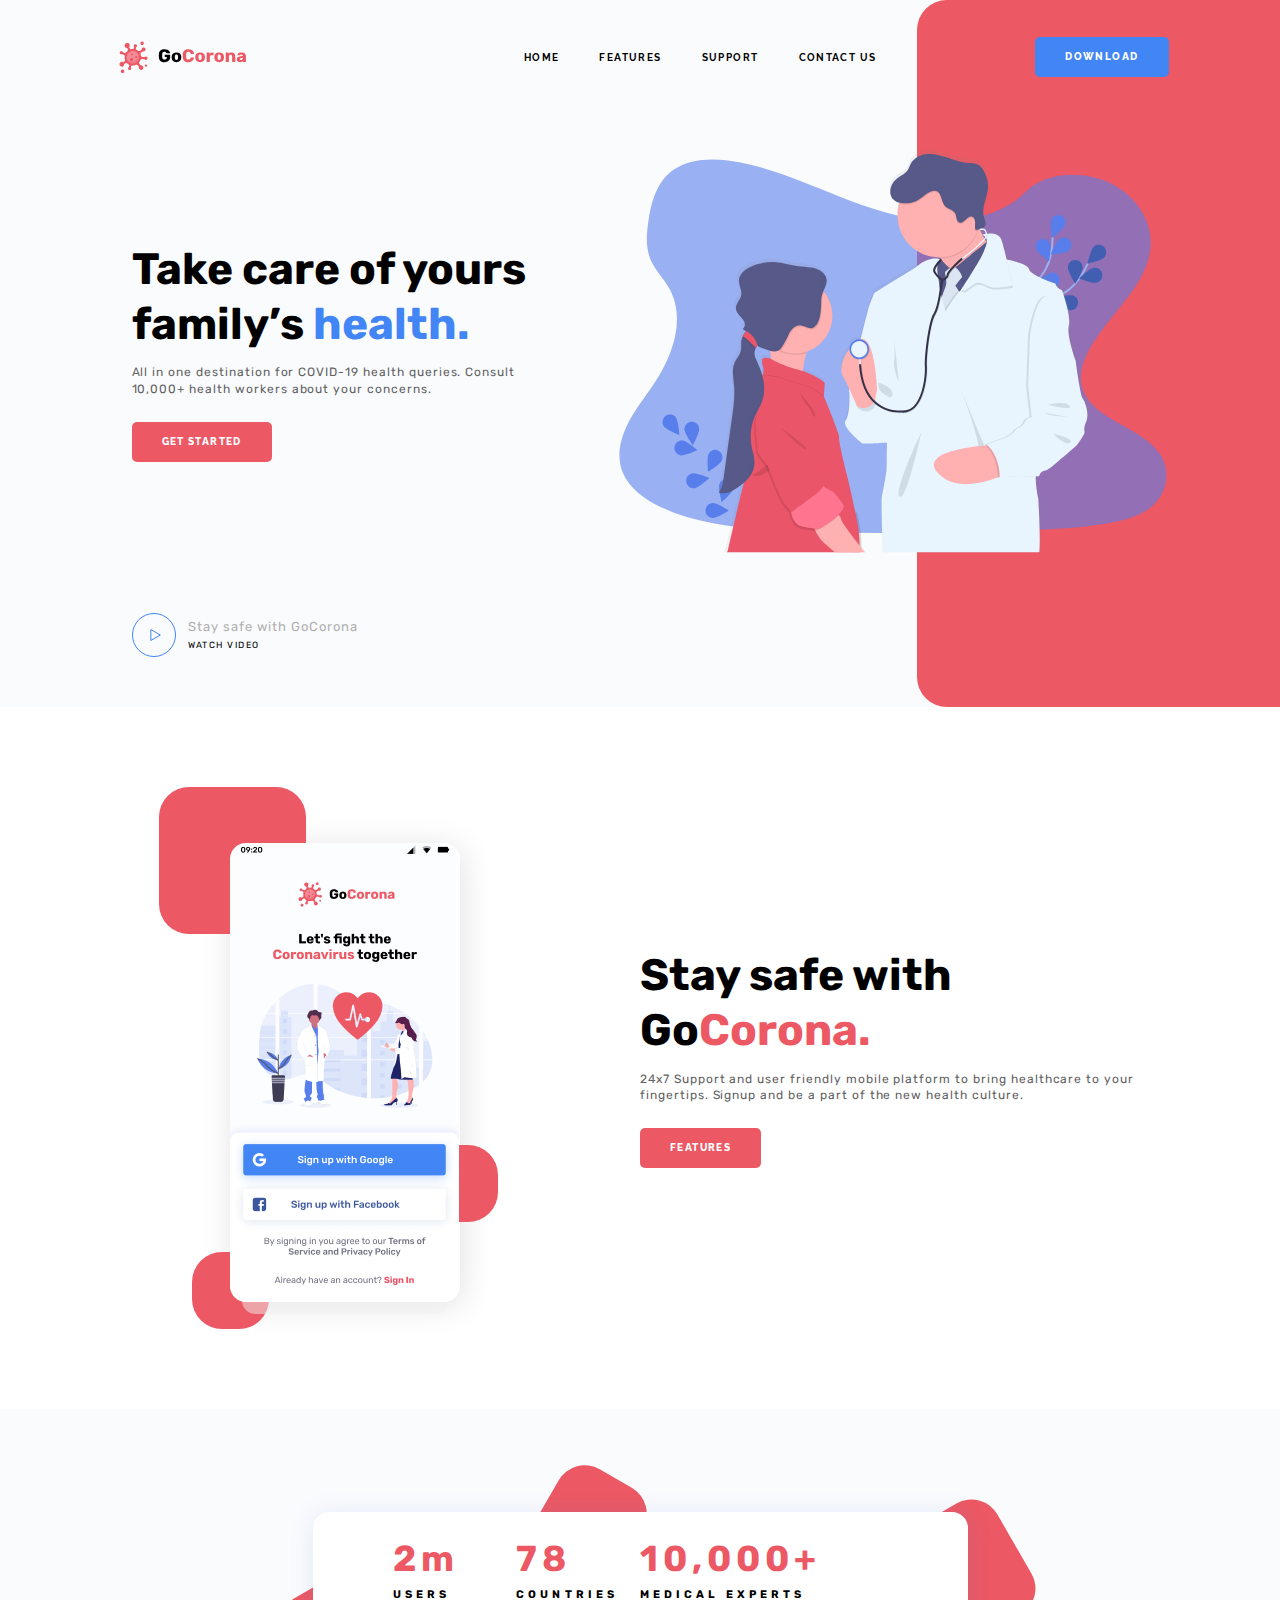
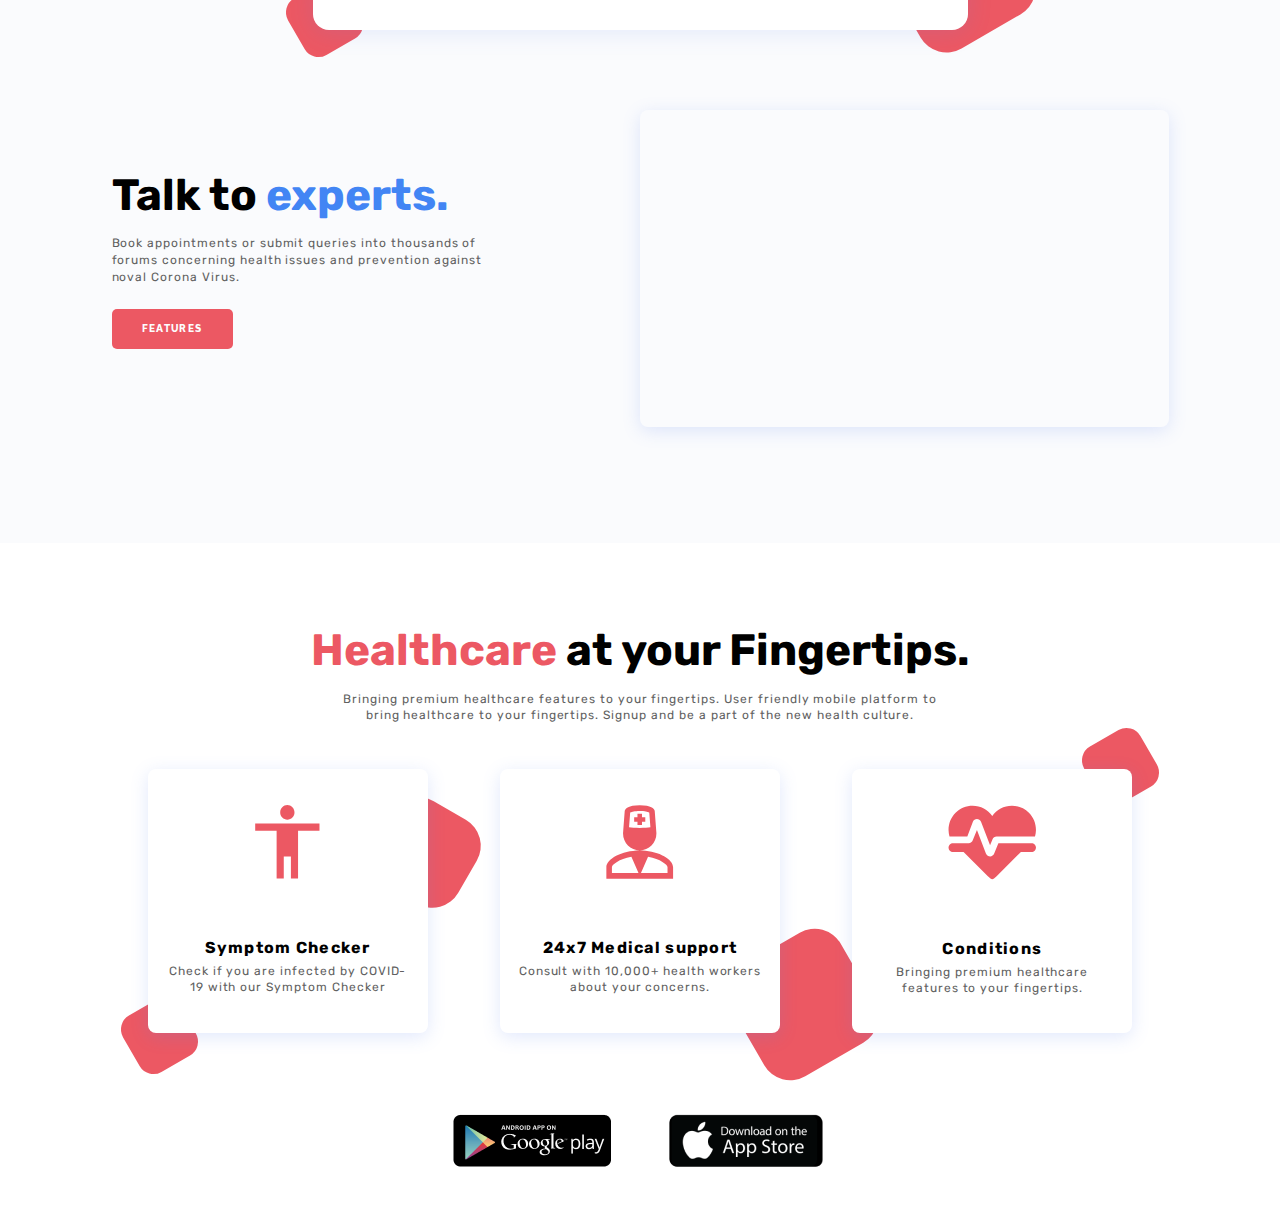
<file: health/index.html>
<!DOCTYPE html>
<html lang="en">
<head>
	<meta charset="UTF-8">
	<meta name="viewport" content="width=device-width, initial-scale=1.0">
	<link rel="stylesheet" href="css/style.css">
	<title>Health</title>
</head>
<body>
	<div class="wrapper">
		<header id="open" class="header">
			<div id="close" class="header__container">
				<a href="" class="header__logo">
					<img src="img/logo.svg" alt="Logo">
				</a>
				<div class="header__menu menu">
					<nav class="menu__body">
						<ul class="menu__list">
							<li class="menu__item">
								<a href="#" class="menu__link">HOME</a>
							</li>
							<li class="menu__item">
								<a href="#" class="menu__link">FEATURES</a>
							</li>
							<li class="menu__item">
								<a href="#" class="menu__link">SUPPORT</a>
							</li>
							<li class="menu__item">
								<a href="#" class="menu__link">CONTACT US</a>
							</li>
						</ul>
					</nav>
				</div>
				<div class="header__button">
					<a href="" class="button button_blue">DOWNLOAD</a>
					<a href="#open" class="icon-menu"><span></span></a>
					<a href="#close" class="close-icon-menu"></a>
				</div>
			</div>
		</header>
		<main class="main">
			<section class="get-started">
				<div class="get-started__container">
					<div class="get-started__content">
						<div class="get-started__block-text block-text">
							<h1 class="block-text__title block-text__title_blue">Take care of yours family’s <span>health.</span></h1>
							<div class="block-text__text">All in one destination for COVID-19 health queries.  Consult 10,000+ health workers about your concerns.</div>
							<a href="#" class="block-text__button button">GET STARTED</a>
						</div>
					</div>
					<div class="get-started__image">
						<img src="img/get-started/image.svg" alt="A doctor with  a child">
					</div>	
					<div class="get-started__video">				
						<a class="video-get-started">
							<div class="video-get-started__icon">
								<img src="img/get-started/play.svg" alt="Play">
							</div>
							<div class="video-get-started__body">
								<div class="video-get-started__title">Stay safe with GoCorona</div>
								<div class="video-get-started__text">Watch Video</div>
							</div>
						</a>
					</div>
				</div>
			</section>
			<section class="stay-safe">
				<div class="stay-safe__container">
					<div class="stay-safe__media">
						<div class="media-stay-safe">
							<div class="media-stay-safe__image">
								<img src="img/safe/app.png" alt="App">
							</div>
							<div class="media-stay-safe__item media-stay-safe__item_1"></div>
							<div class="media-stay-safe__item media-stay-safe__item_2"></div>
							<div class="media-stay-safe__item media-stay-safe__item_3"></div>
						</div>
					</div>
					<div class="stay-safe__content">
						<div class="stay-safe__block-text block-text">
							<h2 class="block-text__title">Stay safe with Go<span>Corona.</span></h2>
							<div class="block-text__text">24x7 Support and user friendly mobile platform to bring healthcare to your fingertips. Signup and be a part of the new health culture.</div>
							<a href="#" class="block-text__button button">Features</a>
						</div>
					</div>
				</div>
			</section>
			<section class="experts">
				<div class="experts__container">
					<div class="experts__statistics statistics-experts">
						<div class="statistics-experts__body body-statistics-experts">
							<div class="body-statistics-experts__item">
								<div class="body-statistics-experts__value">2m</div>
								<div class="body-statistics-experts__text">Users</div>
							</div>
							<div class="body-statistics-experts__item">
								<div class="body-statistics-experts__value">78</div>
								<div class="body-statistics-experts__text">Countries</div>
							</div>
							<div class="body-statistics-experts__item">
								<div class="body-statistics-experts__value">10,000+</div>
								<div class="body-statistics-experts__text">Medical experts</div>
							</div>
						</div>
						<div class="statistics-experts__decor statistics-experts__decor_1"></div>
						<div class="statistics-experts__decor statistics-experts__decor_2"></div>
						<div class="statistics-experts__decor statistics-experts__decor_3"></div>
					</div>
					<div class="experts__body">
						<div class="experts__content">
							<div class="experts__block-text block-text">
								<h2 class="block-text__title block-text__title_blue">Talk to <span>experts.</span></h2>
								<div class="block-text__text">Book appointments or submit queries into thousands of forums concerning health issues and prevention against noval Corona Virus.</div>
								<a href="#" class="block-text__button button">Features</a>
							</div>
						</div>
						<div class="experts__video">
							<iframe src="https://www.youtube.com/embed/sohdv21BVNI" title="YouTube video player" frameborder="0" allow="accelerometer; autoplay; clipboard-write; encrypted-media; gyroscope; picture-in-picture" allowfullscreen></iframe>
						</div>
					</div>
				</div>
			</section>
			<section class="healthcare">
				<div class="healthcare__container">
					<div class="healthcare__block-text block-text block-text_center">
						<h2 class="block-text__title"><span>Healthcare</span> at your Fingertips.</h2>
						<div class="block-text__text block-text__text_mw">Bringing premium healthcare features to your fingertips. User friendly mobile platform to bring healthcare to your fingertips. Signup and be a part of the new health culture.
						</div>
					</div>
					<div class="healthcare__items">
						<div class="healthcare__column healthcare__column_1">
							<div class="healthcare__item item-healthcare">
								<div class="item-healthcare__icon">
									<img src="img/healthcare/man.svg" alt="Man">
								</div>
								<div class="item-healthcare__title">Symptom Checker</div>
								<div class="item-healthcare__text">Check if you are infected by COVID-19 with our Symptom Checker</div>
							</div>
						</div>
						<div class="healthcare__column healthcare__column_2">
							<div class="healthcare__item item-healthcare">
								<div class="item-healthcare__icon">
									<img src="img/healthcare/doctor.svg" alt="Doctor">
								</div>
								<div class="item-healthcare__title">24x7 Medical support</div>
								<div class="item-healthcare__text">Consult with 10,000+ health workers about your concerns.</div>
							</div>
						</div>
						<div class="healthcare__column healthcare__column_3">
							<div class="healthcare__item item-healthcare">
								<div class="item-healthcare__icon">
									<img src="img/healthcare/hard.svg" alt="Hard">
								</div>
								<div class="item-healthcare__title">Conditions</div>
								<div class="item-healthcare__text">Bringing premium healthcare features to your fingertips.</div>
							</div>
						</div>
					</div>	
				</div>
			</section>
		</main>
		<footer class="footer">
			<div class="footer__container">
				<div class="footer__items">
					<a href="" class="footer__item">
						<img src="img/google-play.png" alt="Google Play">
					</a>
					<a href="" class="footer__item">
						<img src="img/apple-store.png" alt="Apple Store">
					</a>
				</div>
			</div>
		</footer>
	</div>
</body>
</html>
</file>
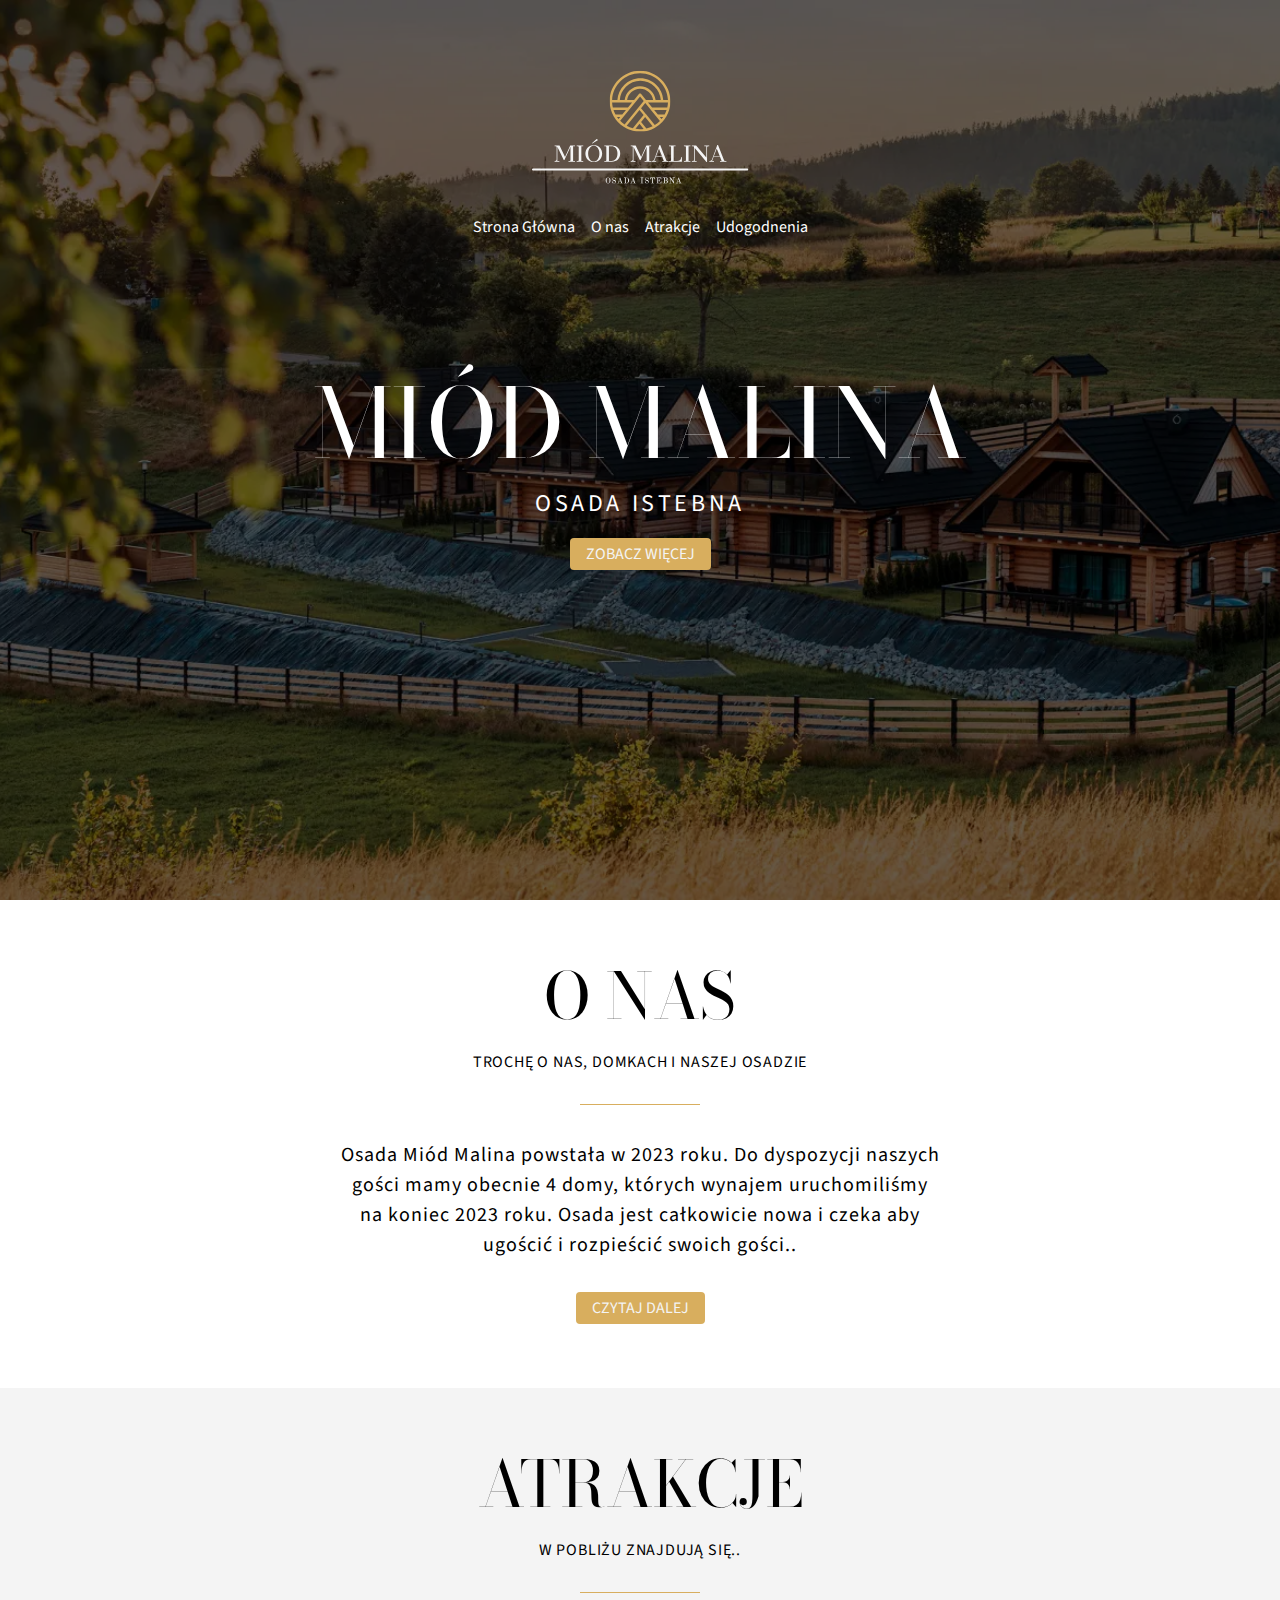
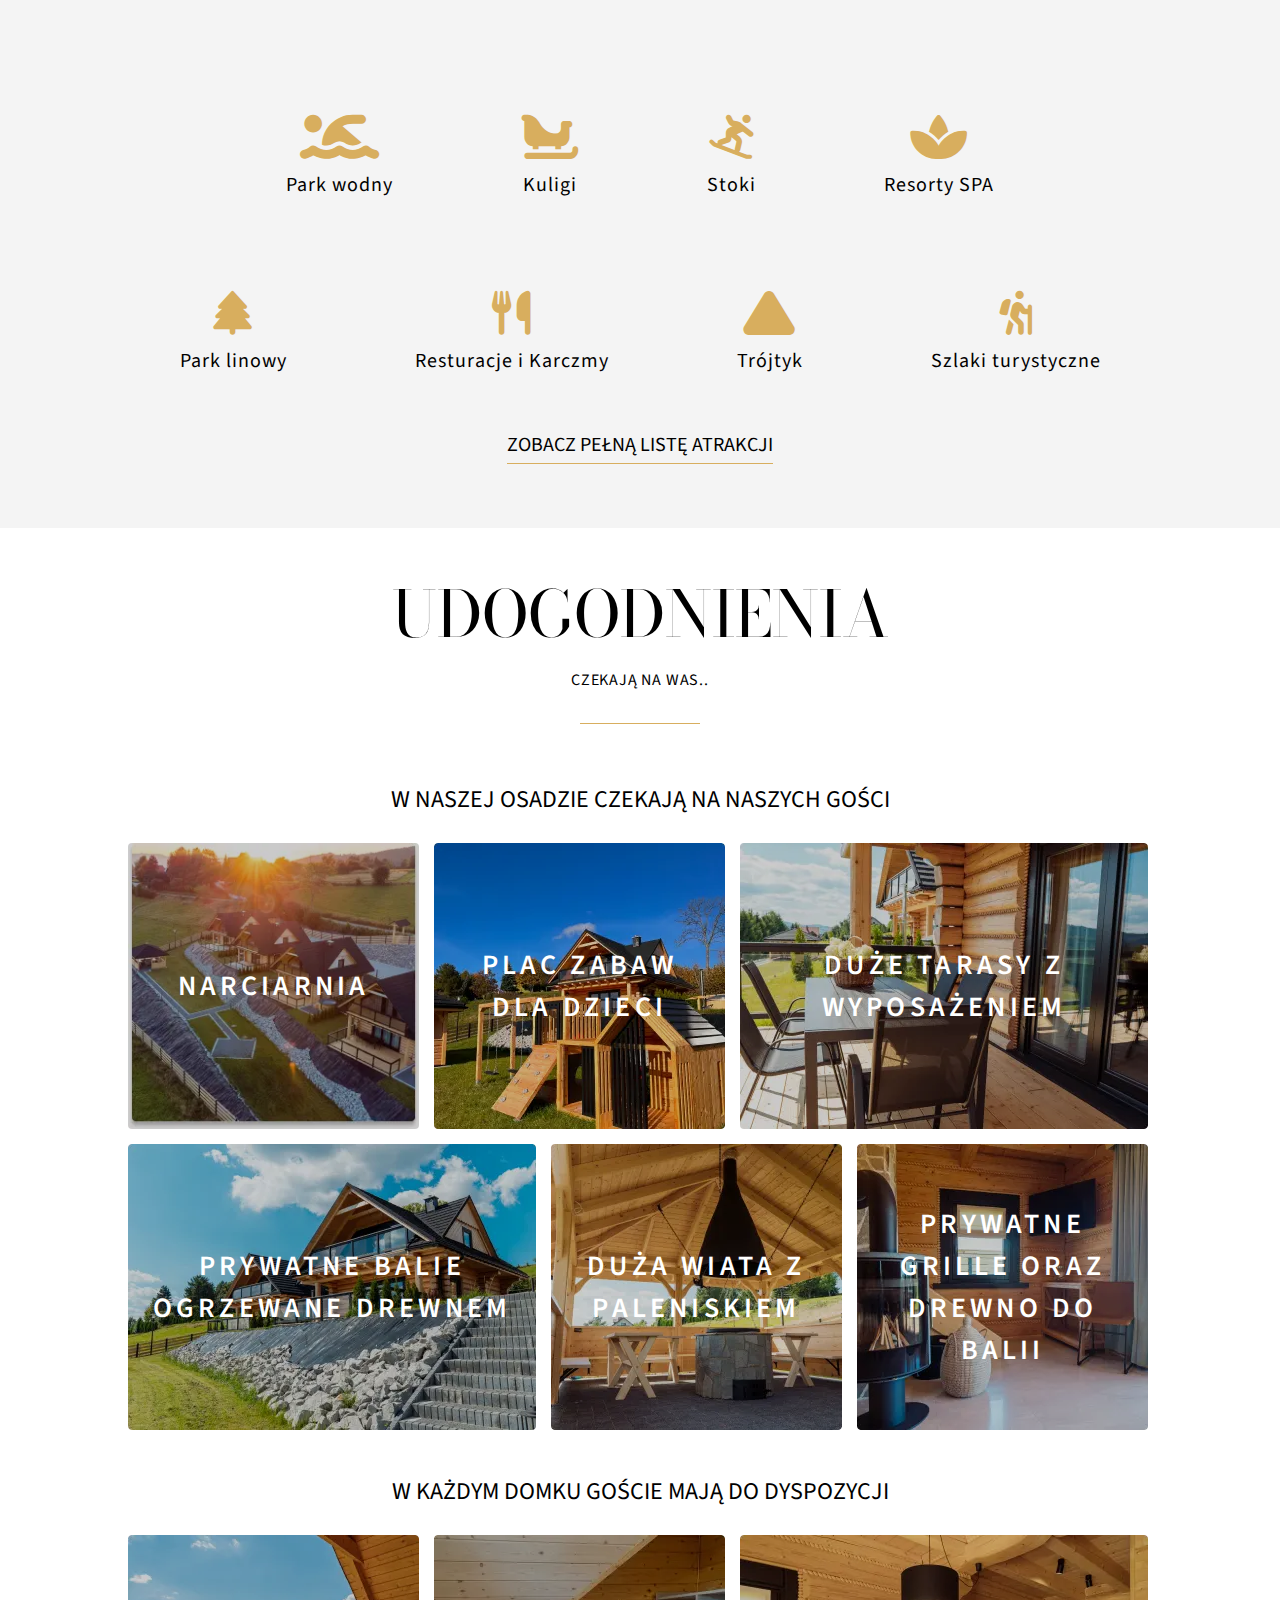
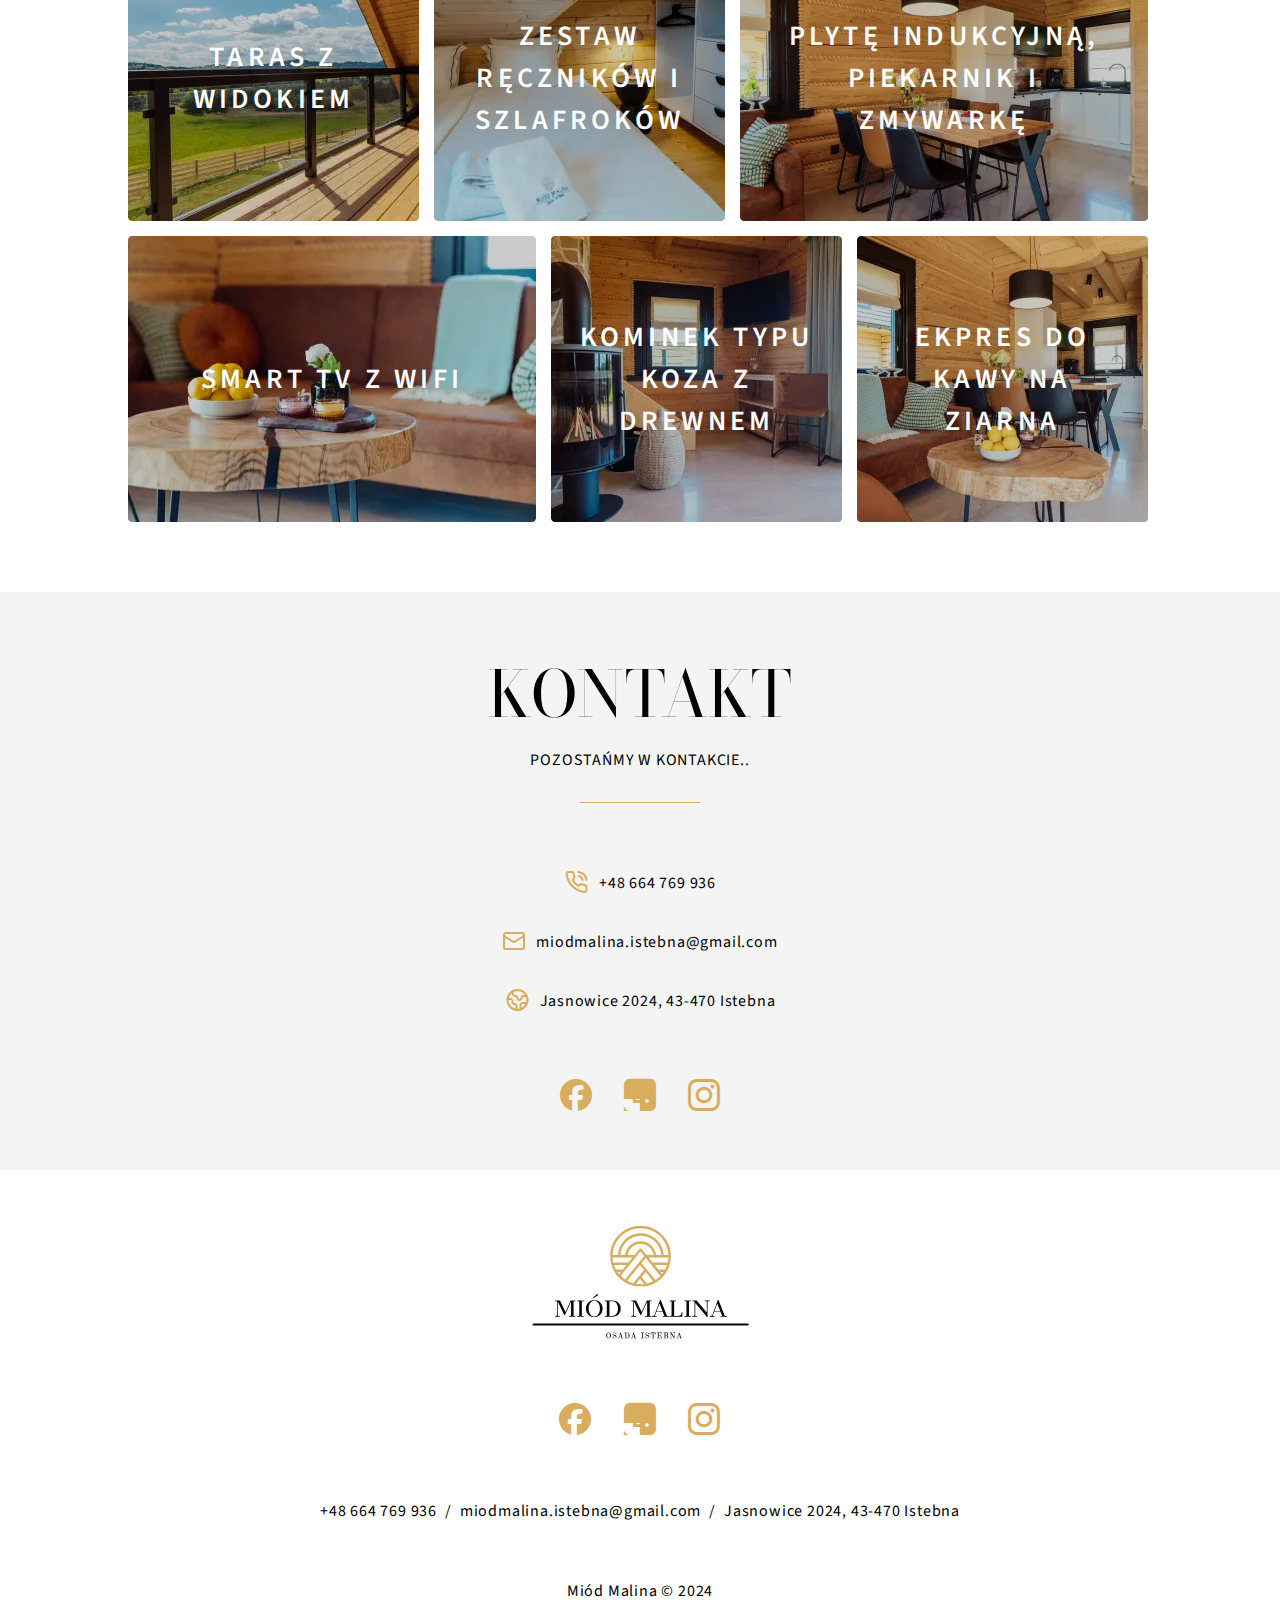
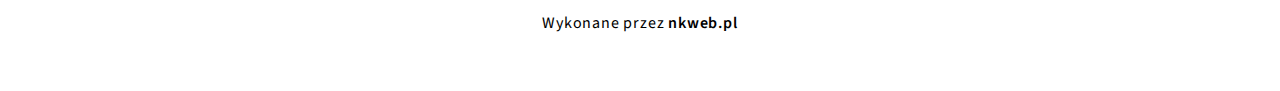
<file: HolidayReport/index.html>
<!DOCTYPE html>
<html lang="en">

<head>
	<title>MIÓD MALINA</title>
	<meta charset="UTF-8">
	<meta name="format-detection" content="telephone=no">
	<!-- <style>body{opacity: 0;}</style> -->
	<link rel="stylesheet" href="css/style.min.css?_v=20250109133831">
	<link rel="shortcut icon" href="favicon.ico">
	<!-- <meta name="robots" content="noindex, nofollow"> -->
	<meta name="viewport" content="width=device-width, initial-scale=1.0">
</head>

<body>
	<div class="wrapper">
		<header class="header">
			<div class="header__container">
				<div class="header__menu menu">
					<img class="header__logo" src="img/hero/logo.svg" alt="Logo">
					<nav class="menu__body menu">
						<ul class="menu__list">
							<li class="menu__item">
								<a href="" class="menu__link">Strona Główna</a>
							</li>
							<li class="menu__item">
								<a href="" class="menu__link">O nas</a>
							</li>
							<li class="menu__item">
								<a href="" class="menu__link">Atrakcje</a>
							</li>
							<li class="menu__item">
								<a href="" class="menu__link">Udogodnenia</a>
							</li>
						</ul>
					</nav>
				</div>
				<div class="header__content">
					<h1 class="header__title">MIÓD MALINA</h1>
					<div class="header__lable">OSADA ISTEBNA</div>
					<a href="#" class="header__button action">ZOBACZ WIĘCEJ</a>
				</div>
			</div>
			<img class="header__image" src="img/hero/Main.webp" alt="Image">
		</header>
		<main class="page">
			<section class="page__about about">
				<div class="about__container">
					<div class="about__title title-block title-about">
						<h2 class="title-about__title title">o nas</h2>
						<h3 class="title-about__label subtitle">TROCHĘ O NAS, DOMKACH I NASZEJ OSADZIE</h3>
					</div>
					<div class="about__content">
						<div class="about__text">
							<p>
								Osada Miód Malina powstała w 2023 roku. Do dyspozycji naszych gości mamy obecnie 4 domy, których
								wynajem uruchomiliśmy na koniec 2023 roku. Osada jest całkowicie nowa i czeka aby ugościć i
								rozpieścić swoich gości..
							</p>
						</div>
						<a href="#" class="about__button action">CZYTAJ DALEJ</a>
					</div>
				</div>
			</section>
			<section class="page__activities activities">
				<div class="activities__container">
					<div class="activities__title title-activities title-block">
						<h2 class="title-activities__title title">atrakcje</h2>
						<h3 class="title-activities__label subtitle">W POBLIŻU ZNAJDUJĄ SIĘ..</h3>
					</div>
					<div class="activities__items">
						<div class="activities__item activities-item">
							<a href="#" class="activities-item__link _icon-woda">Park wodny</a>
						</div>
						<div class="activities__item activities-item">
							<a href="#" class="activities-item__link _icon-kuligi">Kuligi</a>
						</div>
						<div class="activities__item activities-item">
							<a href="#" class="activities-item__link _icon-stoki">Stoki</a>
						</div>
						<div class="activities__item activities-item">
							<a href="#" class="activities-item__link _icon-spa">Resorty SPA</a>
						</div>
						<div class="activities__item activities-item">
							<a href="#" class="activities-item__link _icon-park">Park linowy</a>
						</div>
						<div class="activities__item activities-item">
							<a href="#" class="activities-item__link _icon-resturacje">Resturacje i Karczmy</a>
						</div>
						<div class="activities__item activities-item">
							<a href="#" class="activities-item__link _icon-trojtyk">Trójtyk</a>
						</div>
						<div class="activities__item activities-item">
							<a href="#" class="activities-item__link _icon-szlaki">Szlaki turystyczne</a>
						</div>
					</div>
					<a href="#" class="activities__link">ZOBACZ PEŁNĄ LISTĘ ATRAKCJI</a>
				</div>
			</section>
			<section class="page__facilities facilities">
				<div class="facilities__container">
					<div class="facilities__title title-facilities title-block">
						<h2 class="title-facilities__title title">udogodnienia</h2>
						<h3 class="title-facilities__label subtitle">CZEKAJĄ NA WAS..</h3>
					</div>
					<div class="facilities__sections">
						<div class="facilities__section section-facilities">
							<h3 class="section-facilities__title">W NASZEJ OSADZIE CZEKAJĄ NA NASZYCH GOŚCI</h3>
							<div class="section-facilities__items">
								<article class="section-facilities__item">
									<a href="#" class="section-facilities__link facilities-link">
										<h4 class="facilities-link__title">NARCIARNIA</h4>
										<img class="facilities-link__image" src="img/udogodnienia/block1/01.webp" alt="Image NARCIARNIA">
									</a>
								</article>
								<article class="section-facilities__item">
									<a href="#" class="section-facilities__link facilities-link">
										<h4 class="facilities-link__title">PLAC ZABAW DLA DZIECI</h4>
										<img class="facilities-link__image" src="img/udogodnienia/block1/02.webp" alt="Image NARCIARNIA">
									</a>
								</article>
								<article class="section-facilities__item">
									<a href="#" class="section-facilities__link facilities-link">
										<h4 class="facilities-link__title">DUŻE TARASY Z WYPOSAŻENIEM</h4>
										<img class="facilities-link__image" src="img/udogodnienia/block1/03.webp" alt="Image NARCIARNIA">
									</a>
								</article>
								<article class="section-facilities__item">
									<a href="#" class="section-facilities__link facilities-link">
										<h4 class="facilities-link__title">PRYWATNE BALIE OGRZEWANE DREWNEM</h4>
										<img class="facilities-link__image" src="img/udogodnienia/block1/04.webp" alt="Image NARCIARNIA">
									</a>
								</article>
								<article class="section-facilities__item">
									<a href="#" class="section-facilities__link facilities-link">
										<h4 class="facilities-link__title">DUŻA WIATA Z PALENISKIEM</h4>
										<img class="facilities-link__image" src="img/udogodnienia/block1/05.webp" alt="Image NARCIARNIA">
									</a>
								</article>
								<article class="section-facilities__item">
									<a href="#" class="section-facilities__link facilities-link">
										<h4 class="facilities-link__title">PRYWATNE GRILLE ORAZ DREWNO DO BALII</h4>
										<img class="facilities-link__image" src="img/udogodnienia/block1/06.webp" alt="Image NARCIARNIA">
									</a>
								</article>
							</div>
						</div>
						<div class="facilities__section section-facilities">
							<h3 class="section-facilities__title">W KAŻDYM DOMKU GOŚCIE MAJĄ DO DYSPOZYCJI</h3>
							<div class="section-facilities__items">
								<article class="section-facilities__item">
									<a href="#" class="section-facilities__link facilities-link">
										<h4 class="facilities-link__title">TARAS Z WIDOKIEM</h4>
										<img class="facilities-link__image" src="img/udogodnienia/block2/01.webp" alt="Image">
									</a>
								</article>
								<article class="section-facilities__item">
									<a href="#" class="section-facilities__link facilities-link">
										<h4 class="facilities-link__title">ZESTAW RĘCZNIKÓW I SZLAFROKÓW</h4>
										<img class="facilities-link__image" src="img/udogodnienia/block2/02.webp" alt="Image">
									</a>
								</article>
								<article class="section-facilities__item">
									<a href="#" class="section-facilities__link facilities-link">
										<h4 class="facilities-link__title">PLYTĘ INDUKCYJNĄ, PIEKARNIK I ZMYWARKĘ</h4>
										<img class="facilities-link__image" src="img/udogodnienia/block2/03.webp" alt="Image">
									</a>
								</article>
								<article class="section-facilities__item">
									<a href="#" class="section-facilities__link facilities-link">
										<h4 class="facilities-link__title">SMART TV Z WIFI</h4>
										<img class="facilities-link__image" src="img/udogodnienia/block2/04.webp" alt="Image">
									</a>
								</article>
								<article class="section-facilities__item">
									<a href="#" class="section-facilities__link facilities-link">
										<h4 class="facilities-link__title">KOMINEK TYPU KOZA Z DREWNEM</h4>
										<img class="facilities-link__image" src="img/udogodnienia/block2/05.webp" alt="Image">
									</a>
								</article>
								<article class="section-facilities__item">
									<a href="#" class="section-facilities__link facilities-link">
										<h4 class="facilities-link__title">EKPRES DO KAWY NA ZIARNA</h4>
										<img class="facilities-link__image" src="img/udogodnienia/block2/06.webp" alt="Image">
									</a>
								</article>
							</div>
						</div>
					</div>
				</div>
			</section>
			<section class="page__contact contact">
				<div class="contact__container">
					<div class="contact__title title-contact title-block">
						<h2 class="title-contact__title title">kontakt</h2>
						<h3 class="title-contact__label subtitle">POZOSTAŃMY W KONTAKCIE..</h3>
					</div>
					<ul class="contact__items">
						<li class="contact__item">
							<a href="tel:+48664769936" class="contact__link contact__link--phone">+48 664 769 936</a>
						</li>
						<li class="contact__item">
							<a href="mail:miodmalina.istebna@gmail.com" class="contact__link contact__link--email">miodmalina.istebna@gmail.com</a>
						</li>
						<li class="contact__item">
							<a href="#" target="_blank" class="contact__link contact__link--location">Jasnowice 2024, 43-470 Istebna</a>
						</li>
					</ul>
					<div class="contact__social social">
						<a href="#" target="_blank" class="social__item _icon-facebook"></a>
						<a href="#" target="_blank" class="social__item _icon-b"></a>
						<a href="#" target="_blank" class="social__item _icon-insta"></a>
					</div>
				</div>
			</section>
		</main>
		<footer class="footer">
			<div class="footer__container">
				<img src="img/hero/logo-footer.svg" alt="Logo">
				<div class="footer__social social">
					<a href="#" target="_blank" class="footer__item _icon-facebook"></a>
					<a href="#" target="_blank" class="footer__item _icon-b"></a>
					<a href="#" target="_blank" class="footer__item _icon-insta"></a>
				</div>
				<div class="footer__content">
					<a href="tel:+48664769936" class="contact__link">+48 664 769 936</a>
					/
					<a href="mail:miodmalina.istebna@gmail.com" class="contact__link">miodmalina.istebna@gmail.com</a>
					/
					<a href="#" target="_blank" class="contact__link">Jasnowice 2024, 43-470 Istebna</a>
				</div>
				<div class="footer__copy">
					<p>Miód Malina © 2024 </p>
					<p>Wykonane przez <a href="@"> nkweb.pl</a></p>
				</div>
			</div>
		</footer>
	</div>
	<script src="js/app.min.js?_v=20250109133831"></script>
</body>

</html>
</file>
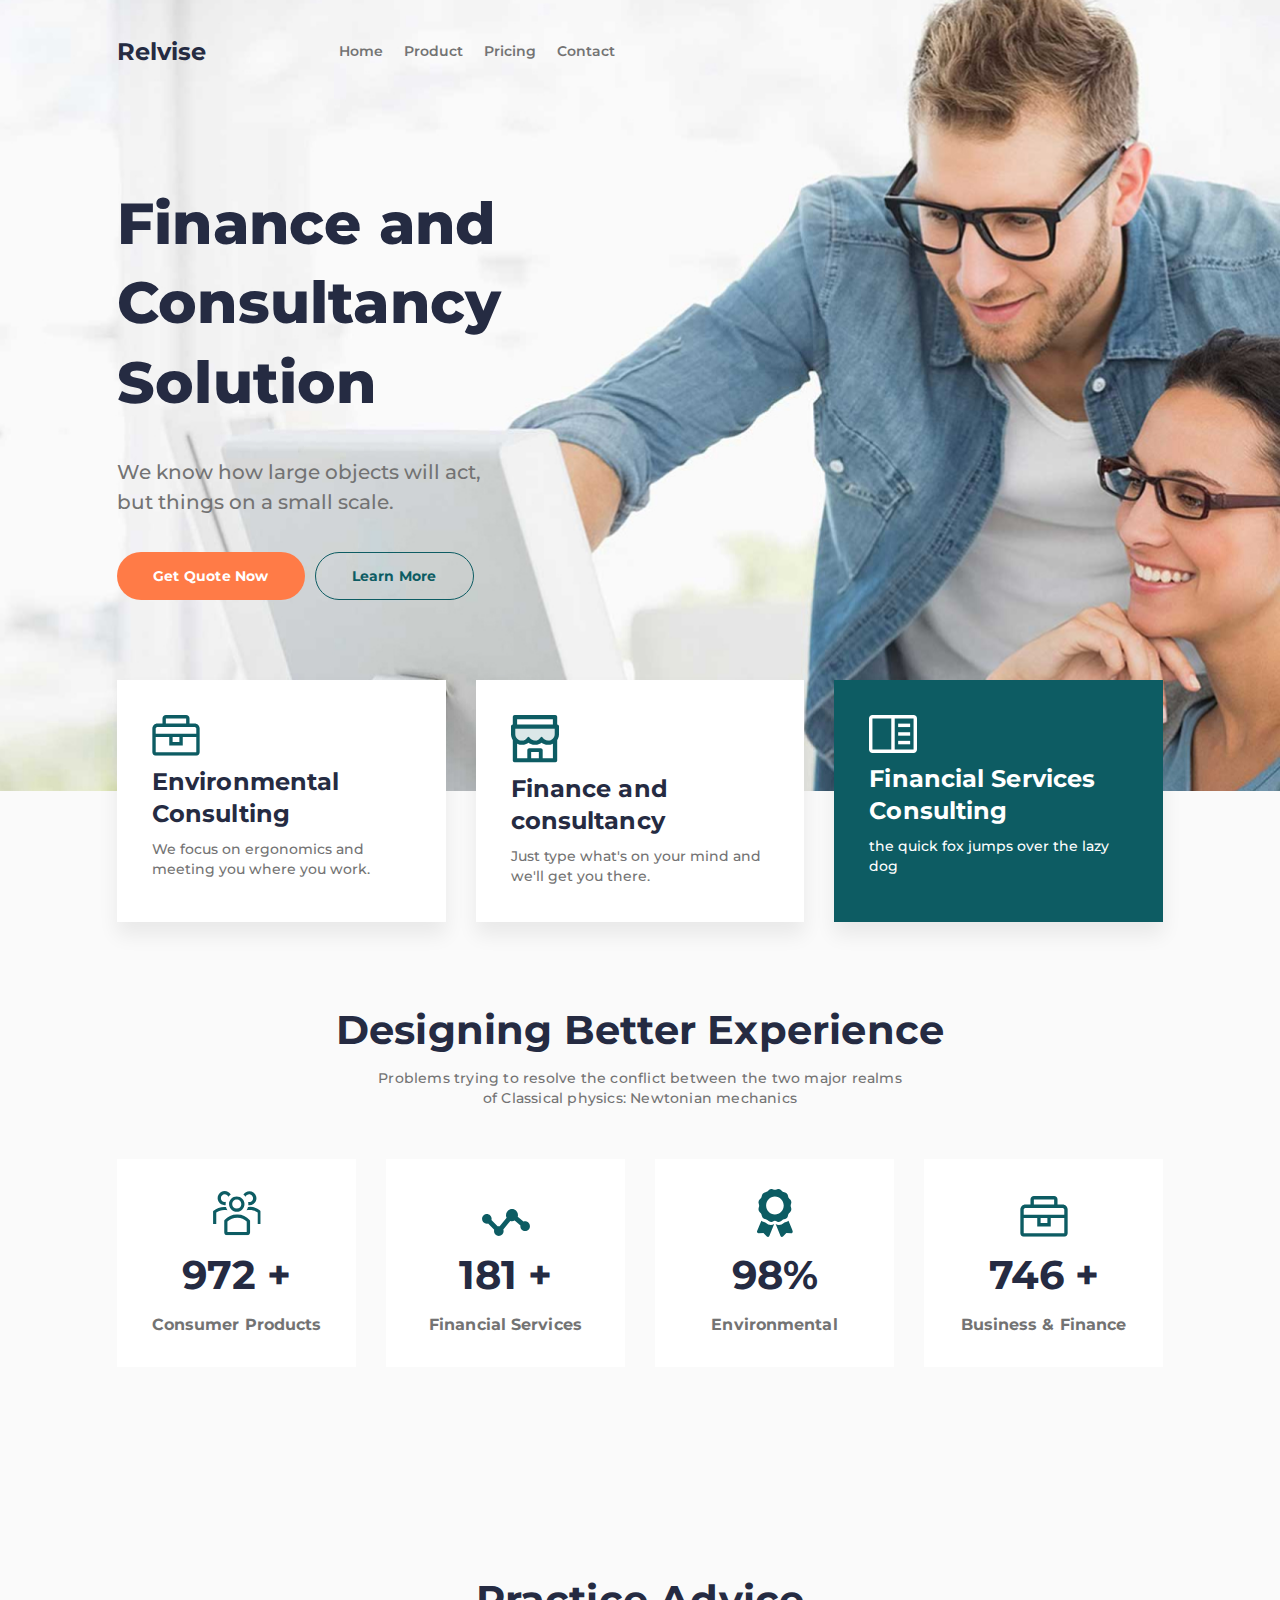
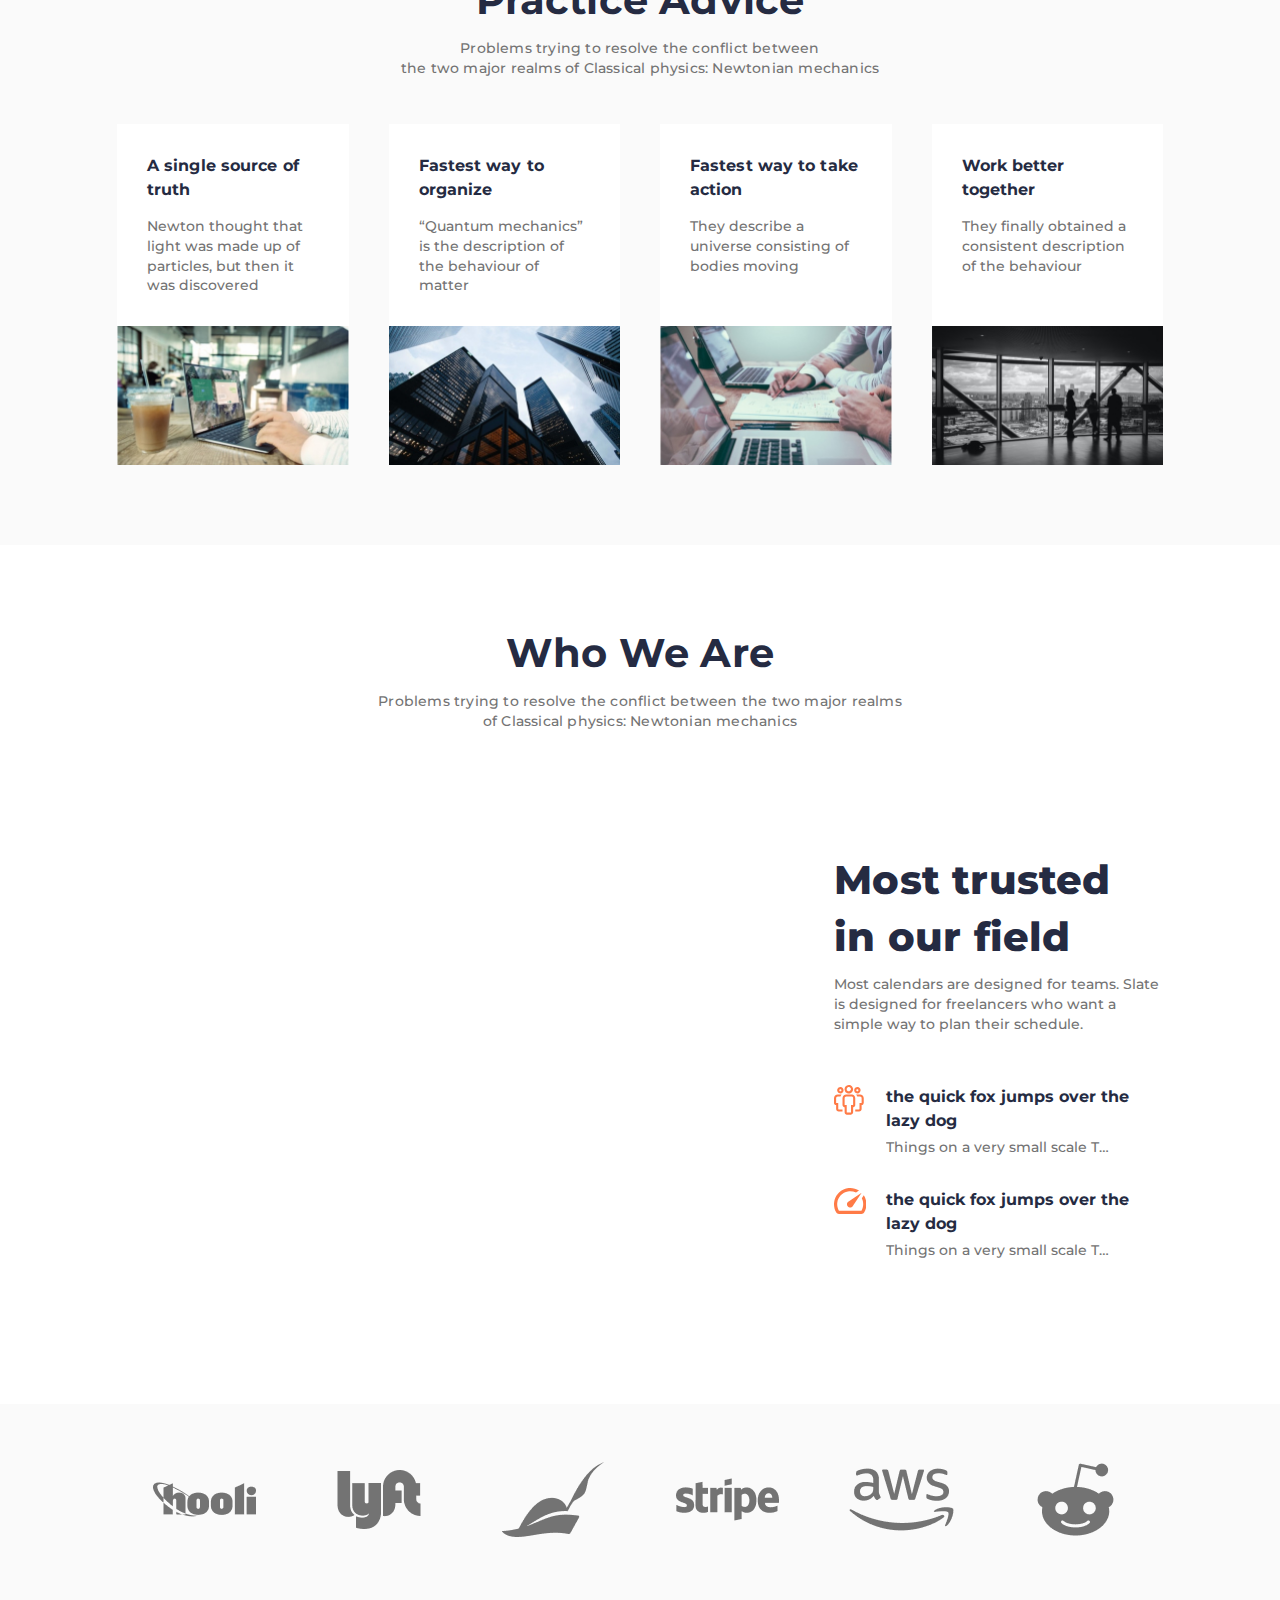
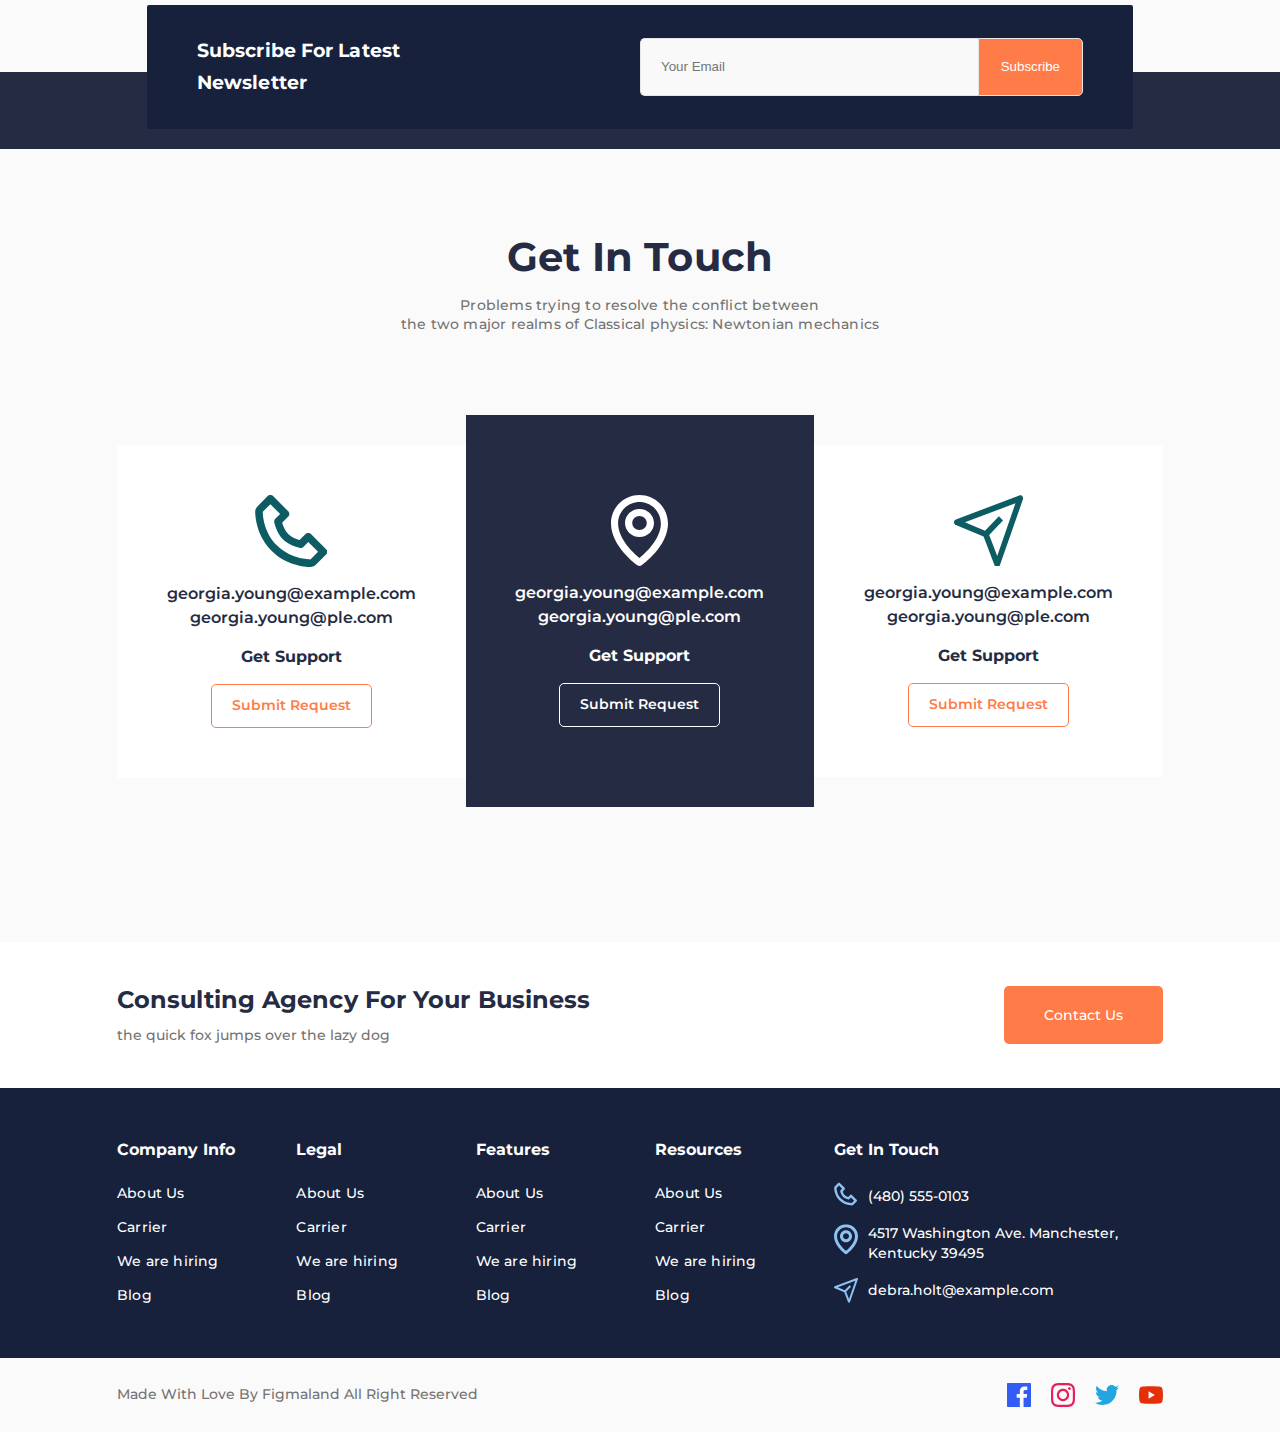
<file: relvise/index.html>
<!DOCTYPE html>
<html>
	<head>
		<meta charset="UTF-8">
		<meta name="viewport" content="width=device-width, initial-scale=1.0">
		<link href="https://fonts.googleapis.com/css?family=Montserrat:regular,500,600,700,800&display=swap" rel="stylesheet" />
		<link rel="stylesheet" href="css/style.css">
		<title>Relvise</title>
	</head>
	<body>
		<div class="wrapper">
			<header class="header">
				<div class="header__container _container">
					<a href="" class="header__logo">
						Relvise
					</a>
					<nav class="header__menu menu">
						<ul class="menu__list">
							<li class="menu__item">
								<a href="" class="menu__link">Home</a>
							</li>
							<li class="menu__item">
								<a href="" class="menu__link">Product</a>
							</li>
							<li class="menu__item">
								<a href="" class="menu__link">Pricing</a>
							</li>
							<li class="menu__item">
								<a href="" class="menu__link">Contact</a>
							</li>
						</ul>
					</nav>
				</div>
			</header>
			<main class="page">
				<div class="page__main-block main-block">
					<div class="main-block__container _container">
						<div class="main-block__body">
							<h1 class="main-block__title">Finance and Consultancy Solution</h1>
							<div class="main-block__text">
								We know how large objects will act, but things on a small scale.
							</div>
							<div class="main-block__buttons">
								<a href="" class="main-block__button main-block__button_orange">Get Quote Now</a>
								<a href="" class="main-block__button main-block__button_border">Learn More</a>
							</div>
						</div>
					</div>
					<div class="main-block__image _ibg">
						<img src="img/mainblock/cover.jpg" alt="cover">
					</div>
				</div>
				<section class="page__services services">
					<div class="services__container _container">
						<div class="services__body">
							<div class="services__column">
								<div class="services__item item-service">
									<div class="item-service__icon"><img src="img/services/01.svg" alt="Environmental Consulting"></div>
									<h3 class="item-service__title">Environmental Consulting</h3>
									<div class="item-service__text">We focus on ergonomics and meeting you where you work. </div>
								</div>
							</div>
							<div class="services__column">
								<div class="services__item item-service">
									<div class="item-service__icon"><img src="img/services/02.svg" alt="Finance and consultancy"></div>
									<h3 class="item-service__title">Finance and consultancy</h3>
									<div class="item-service__text">Just type what's on your mind and we'll get you there.</div>
								</div>
							</div>
							<div class="services__column">
								<div class="services__item item-service item-service_green">
									<div class="item-service__icon"><img src="img/services/03.svg" alt="Financial Services Consulting"></div>
									<h3 class="item-service__title">Financial Services Consulting</h3>
									<div class="item-service__text">the quick fox jumps over the lazy dog</div>
								</div>
							</div>
						</div>
					</div>
				</section>
				<section class="page__advantages advantages">
					<div class="advantages__container _container">
						<div class="advantages__header header-block">
							<h2 class="header-block__title">Designing Better Experience</h2>
							<div class="header-block__sub-title">
								Problems trying to resolve the conflict between the two major realms <br> of Classical physics: Newtonian mechanics
							</div>
						</div>
						<div class="advantages__body">
							<div class="advantages__column">
								<div class="advantages__item">
									<div class="advantages__icon">
										<img src="img/advantages/01.svg" alt="Consumer Products">
									</div>
									<div class="advantages__value">972 +</div>
									<div class="advantages__text">Consumer Products</div>
								</div>
							</div>
							<div class="advantages__column">
								<div class="advantages__item">
									<div class="advantages__icon">
										<img src="img/advantages/02.svg" alt="Financial Services">
									</div>
									<div class="advantages__value">181 +</div>
									<div class="advantages__text">Financial Services</div>
								</div>
							</div>
							<div class="advantages__column">
								<div class="advantages__item">
									<div class="advantages__icon">
										<img src="img/advantages/03.svg" alt="Environmental">
									</div>
									<div class="advantages__value">98%</div>
									<div class="advantages__text">Environmental</div>
								</div>
							</div>
							<div class="advantages__column">
								<div class="advantages__item">
									<div class="advantages__icon">
										<img src="img/advantages/04.svg" alt="Business & Finance">
									</div>
									<div class="advantages__value">746 +</div>
									<div class="advantages__text">Business & Finance</div>
								</div>
							</div>
						</div>
					</div>
				</section>
				<section class="page__practice practice">
					<div class="practice__container _container">
						<div class="practice__header header-block">
							<h2 class="header-block__title">Practice Advice</h2>
							<div class="header-block__sub-title">
								Problems trying to resolve the conflict between <br>the two major realms of Classical physics: Newtonian mechanics
							</div>
						</div>
						<div class="practice__body">
							<div class="practice__column">
								<article class="practice__item item-practice">
									<div class="item-practice__content">
										<a href="" class="item-practice__link">
											<h4 class="item-practice__title">A single source of truth</h4>
										</a>
										<div class="item-practice__text">
											Newton thought that light was made up of particles, but then it was discovered
										</div>
									</div>
									<a href="" class="item-practice__image _ibg">
										<img src="img/practice/01.jpg" alt="A single source of truth">
									</a>
								</article>
							</div>
							<div class="practice__column">
								<article class="practice__item item-practice">
									<div class="item-practice__content">
										<a href="" class="item-practice__link">
											<h4 class="item-practice__title">Fastest way to organize</h4>
										</a>
										<div class="item-practice__text">
											“Quantum mechanics” is the description of the behaviour of matter
										</div>
									</div>
									<a href="" class="item-practice__image _ibg">
										<img src="img/practice/02.jpg" alt="Fastest way to organize">
									</a>
								</article>
							</div>
							<div class="practice__column">
								<article class="practice__item item-practice">
									<div class="item-practice__content">
										<a href="" class="item-practice__link">
											<h4 class="item-practice__title">Fastest way to take action</h4>
										</a>
										<div class="item-practice__text">
											They describe a universe consisting of bodies moving
										</div>
									</div>
									<a href="" class="item-practice__image _ibg">
										<img src="img/practice/03.jpg" alt="Fastest way to take action">
									</a>
								</article>
							</div>
							<div class="practice__column">
								<article class="practice__item item-practice">
									<div class="item-practice__content">
										<a href="" class="item-practice__link">
											<h4 class="item-practice__title">Work better together</h4>
										</a>
										<div class="item-practice__text">
											They finally obtained a consistent description of the behaviour
										</div>
									</div>
									<a href="" class="item-practice__image _ibg">
										<img src="img/practice/04.jpg" alt="Work better together">
									</a>
								</article>
							</div>
						</div>
					</div>
				</section>
				<section class="page__whoweare whoweare">
					<div class="whoweare__container _container">
						<div class="whoweare__header header-block">
							<h2 class="header-block__title">Who We Are</h2>
							<div class="header-block__sub-title">
								Problems trying to resolve the conflict between the two major realms <br> of Classical physics: Newtonian mechanics
							</div>
						</div>
						<div class="whoweare__body">
							<div class="whoweare__video">
								<iframe width="560" height="315" src="https://www.youtube.com/embed/T6ASMHusPNA" title="YouTube video player" frameborder="0" allow="accelerometer; autoplay; clipboard-write; encrypted-media; gyroscope; picture-in-picture" allowfullscreen></iframe>
							</div>
							<div class="whoweare__content">
								<div class="whoweare__top">
									<h2 class="whoweare__title">Most trusted in our field</h2>
									<div class="whoweare__text">Most calendars are designed for teams. Slate is designed for freelancers who want a simple way to plan their schedule.</div>
								</div>
								<div class="whoweare__items">
									<div class="whoweare__item item-whoweare">
										<div class="item-whoweare__icon">
											<img src="img/whoweare/icons/01.svg" alt="">
										</div>
										<div class="item-whoweare__body">
											<div class="item-whoweare__title">the quick fox jumps over the lazy dog</div>
											<div class="item-whoweare__text">Things on a very small scale Things on a very small scaleThings on a very small scaleThings on a very small scale</div>
										</div>
									</div>
									<div class="whoweare__item item-whoweare">
										<div class="item-whoweare__icon">
											<img src="img/whoweare/icons/02.svg" alt="">
										</div>
										<div class="item-whoweare__body">
											<div class="item-whoweare__title">the quick fox jumps over the lazy dog</div>
											<div class="item-whoweare__text">Things on a very small scale Things on a very small scaleThings on a very small scaleThings on a very small scale</div>
										</div>
									</div>
								</div>
							</div>
						</div>
					</div>
				</section>
				<div class="page__clients clients">
					<div class="clients__container _container">
						<div class="clients__items">
							<div class="clients__item">
								<img src="img/clients/01.png" alt="clients">
							</div>
							<div class="clients__item">
								<img src="img/clients/02.png" alt="clients">
							</div>
							<div class="clients__item">
								<img src="img/clients/03.png" alt="clients">
							</div>
							<div class="clients__item">
								<img src="img/clients/04.png" alt="clients">
							</div>
							<div class="clients__item">
								<img src="img/clients/05.png" alt="clients">
							</div>
							<div class="clients__item">
								<img src="img/clients/06.png" alt="clients">
							</div>
						</div>
					</div>
				</div>
				<section class="page__subscribe subscribe">
					<div class="subscribe__container _container">
						<div class="subscribe__body">
							<h4 class="subscribe__title">Subscribe For Latest Newsletter</h4>
							<form action="#" class="subscribe__form">
								<input autocomplete="off" type="email" required name="form[]" placeholder="Your Email" class="subscribe__input">
								<button type="submit" class="subscribe__button">Subscribe</button>
							</form>
						</div>
					</div>
				</section>
				<section class="page__getintouch getintouch">
					<div class="getintouch__container _container">
						<div class="getintouch__header header-block">
							<h2 class="header-block__title">Get In Touch</h2>
							<div class="header-block__sub-title">
								Problems trying to resolve the conflict between <br> the two major realms of Classical physics: Newtonian mechanics
							</div>
						</div>
						<div class="getintouch__items">
							<div class="getintouch__item item-getintouch">
								<div class="item-getintouch__icon">
									<img src="img/getintouch/01.svg" alt="getintouch">
								</div>
								<div class="item-getintouch__emails">
									<a href="mailto:georgia.young@example.com" class="item-getintouch__email">georgia.young@example.com</a>
									<a href="mailto:georgia.young@ple.com" class="item-getintouch__email">georgia.young@ple.com</a>
								</div>
								<div class="item-getintouch__label">Get Support</div>
								<a href="" class="item-getintouch__button">Submit Request</a>
							</div>
							<div class="getintouch__item item-getintouch item-getintouch_active">
								<div class="item-getintouch__icon">
									<img src="img/getintouch/02.svg" alt="getintouch">
								</div>
								<div class="item-getintouch__emails">
									<a href="mailto:georgia.young@example.com" class="item-getintouch__email">georgia.young@example.com</a>
									<a href="mailto:georgia.young@ple.com" class="item-getintouch__email">georgia.young@ple.com</a>
								</div>
								<div class="item-getintouch__label">Get Support</div>
								<a href="" class="item-getintouch__button">Submit Request</a>
							</div>
							<div class="getintouch__item item-getintouch">
								<div class="item-getintouch__icon">
									<img src="img/getintouch/03.svg" alt="getintouch">
								</div>
								<div class="item-getintouch__emails">
									<a href="mailto:georgia.young@example.com" class="item-getintouch__email">georgia.young@example.com</a>
									<a href="mailto:georgia.young@ple.com" class="item-getintouch__email">georgia.young@ple.com</a>
								</div>
								<div class="item-getintouch__label">Get Support</div>
								<a href="" class="item-getintouch__button">Submit Request</a>
							</div>
						</div>
					</div>
				</section>
				<section class="page__contact contact">
					<div class="contact__container _container">
						<div class="contact__body">
							<div class="contact__content">
								<h4 class="contact__title">Consulting Agency For Your Business</h4>
								<div class="contact__text">the quick fox jumps over the lazy dog</div>
							</div>
							<a href="" class="contact__button">Contact Us</a>
						</div>
					</div>
				</section>
			</main>
			<footer class="footer">
				<div class="footer__top">
					<div class="footer__main _container">
						<div class="footer__row">
							<div class="footer__column">
								<div class="footer__label">Company Info</div>
								<nav class="footer__menu menu-footer">
									<ul class="menu-footer__list">
										<li class="menu-footer__item"><a href="" class="menu-footer__link">About Us</a></li>
										<li class="menu-footer__item"><a href="" class="menu-footer__link">Carrier</a></li>
										<li class="menu-footer__item"><a href="" class="menu-footer__link">We are hiring</a></li>
										<li class="menu-footer__item"><a href="" class="menu-footer__link">Blog</a></li>
									</ul>
								</nav>
							</div>
							<div class="footer__column">
								<div class="footer__label">Legal</div>
								<nav class="footer__menu menu-footer">
									<ul class="menu-footer__list">
										<li class="menu-footer__item"><a href="" class="menu-footer__link">About Us</a></li>
										<li class="menu-footer__item"><a href="" class="menu-footer__link">Carrier</a></li>
										<li class="menu-footer__item"><a href="" class="menu-footer__link">We are hiring</a></li>
										<li class="menu-footer__item"><a href="" class="menu-footer__link">Blog</a></li>
									</ul>
								</nav>
							</div>
							<div class="footer__column">
								<div class="footer__label">Features</div>
								<nav class="footer__menu menu-footer">
									<ul class="menu-footer__list">
										<li class="menu-footer__item"><a href="" class="menu-footer__link">About Us</a></li>
										<li class="menu-footer__item"><a href="" class="menu-footer__link">Carrier</a></li>
										<li class="menu-footer__item"><a href="" class="menu-footer__link">We are hiring</a></li>
										<li class="menu-footer__item"><a href="" class="menu-footer__link">Blog</a></li>
									</ul>
								</nav>
							</div>
							<div class="footer__column">
								<div class="footer__label">Resources</div>
								<nav class="footer__menu menu-footer">
									<ul class="menu-footer__list">
										<li class="menu-footer__item"><a href="" class="menu-footer__link">About Us</a></li>
										<li class="menu-footer__item"><a href="" class="menu-footer__link">Carrier</a></li>
										<li class="menu-footer__item"><a href="" class="menu-footer__link">We are hiring</a></li>
										<li class="menu-footer__item"><a href="" class="menu-footer__link">Blog</a></li>
									</ul>
								</nav>
							</div>
							<div class="footer__column">
								<div class="footer__label">Get In Touch</div>
								<div class="footer__contacts contacts-footer">
									<a href="tel:4805550103" class="contacts-footer__item contacts-footer__item_phone">(480) 555-0103</a>
									<a href="" class="contacts-footer__item contacts-footer__item_map">4517 Washington Ave. Manchester, Kentucky 39495</a>
									<a href="mailto:debra.holt@example.com" class="contacts-footer__item contacts-footer__item_email">debra.holt@example.com</a>
								</div>
							</div>
						</div>
					</div>
				</div>
				<div class="footer__bottom">
					<div class="footer__container _container">
						<div class="footer__copy">Made With Love By Figmaland All Right Reserved </div>
						<div class="footer__social social">
							<a href="" class="social__item">
								<img src="img/footer/social/01.svg" alt="social">
							</a>
							<a href="" class="social__item">
								<img src="img/footer/social/02.svg" alt="social">
							</a>
							<a href="" class="social__item">
								<img src="img/footer/social/03.svg" alt="social">
							</a>
							<a href="" class="social__item">
								<img src="img/footer/social/04.svg" alt="social">
							</a>
						</div>
					</div>
				</div>
			</footer>
		</div>
		<script src="js/script.js"></script>
	</body>
</html>
</file>
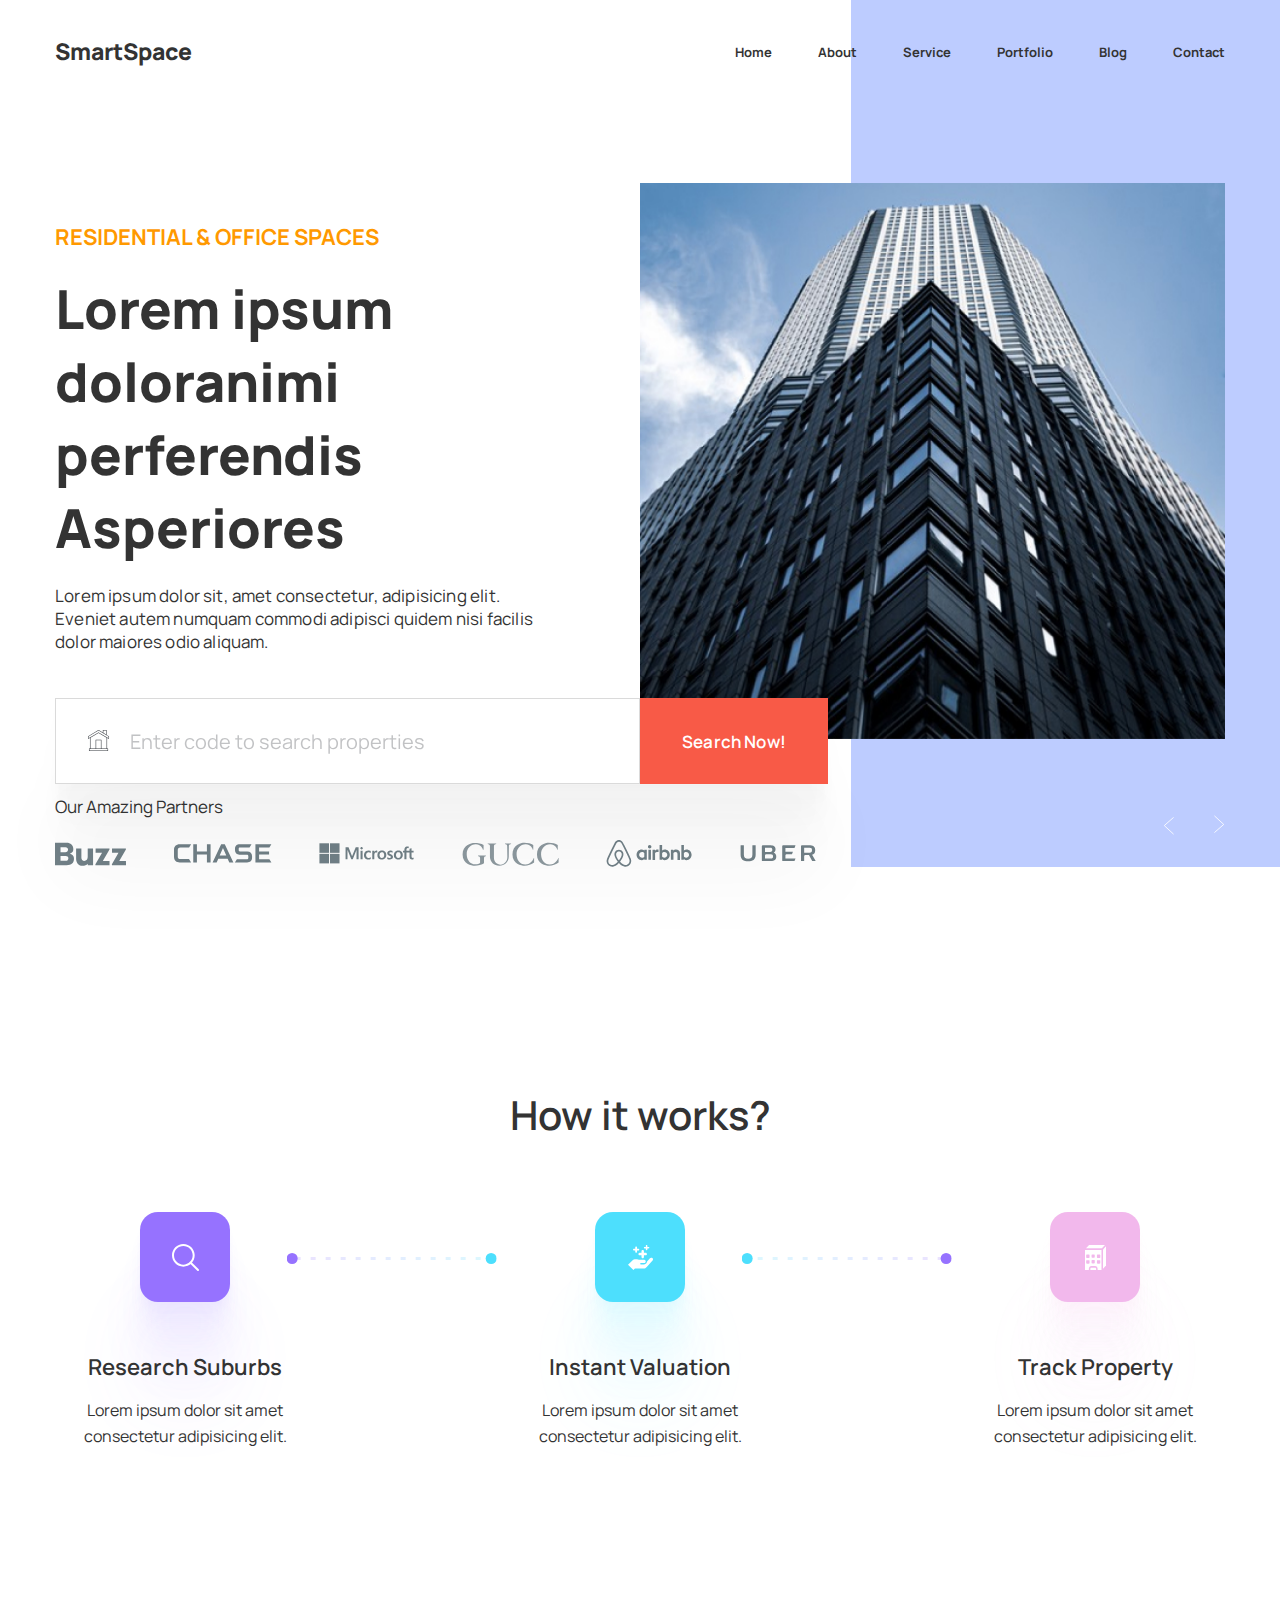
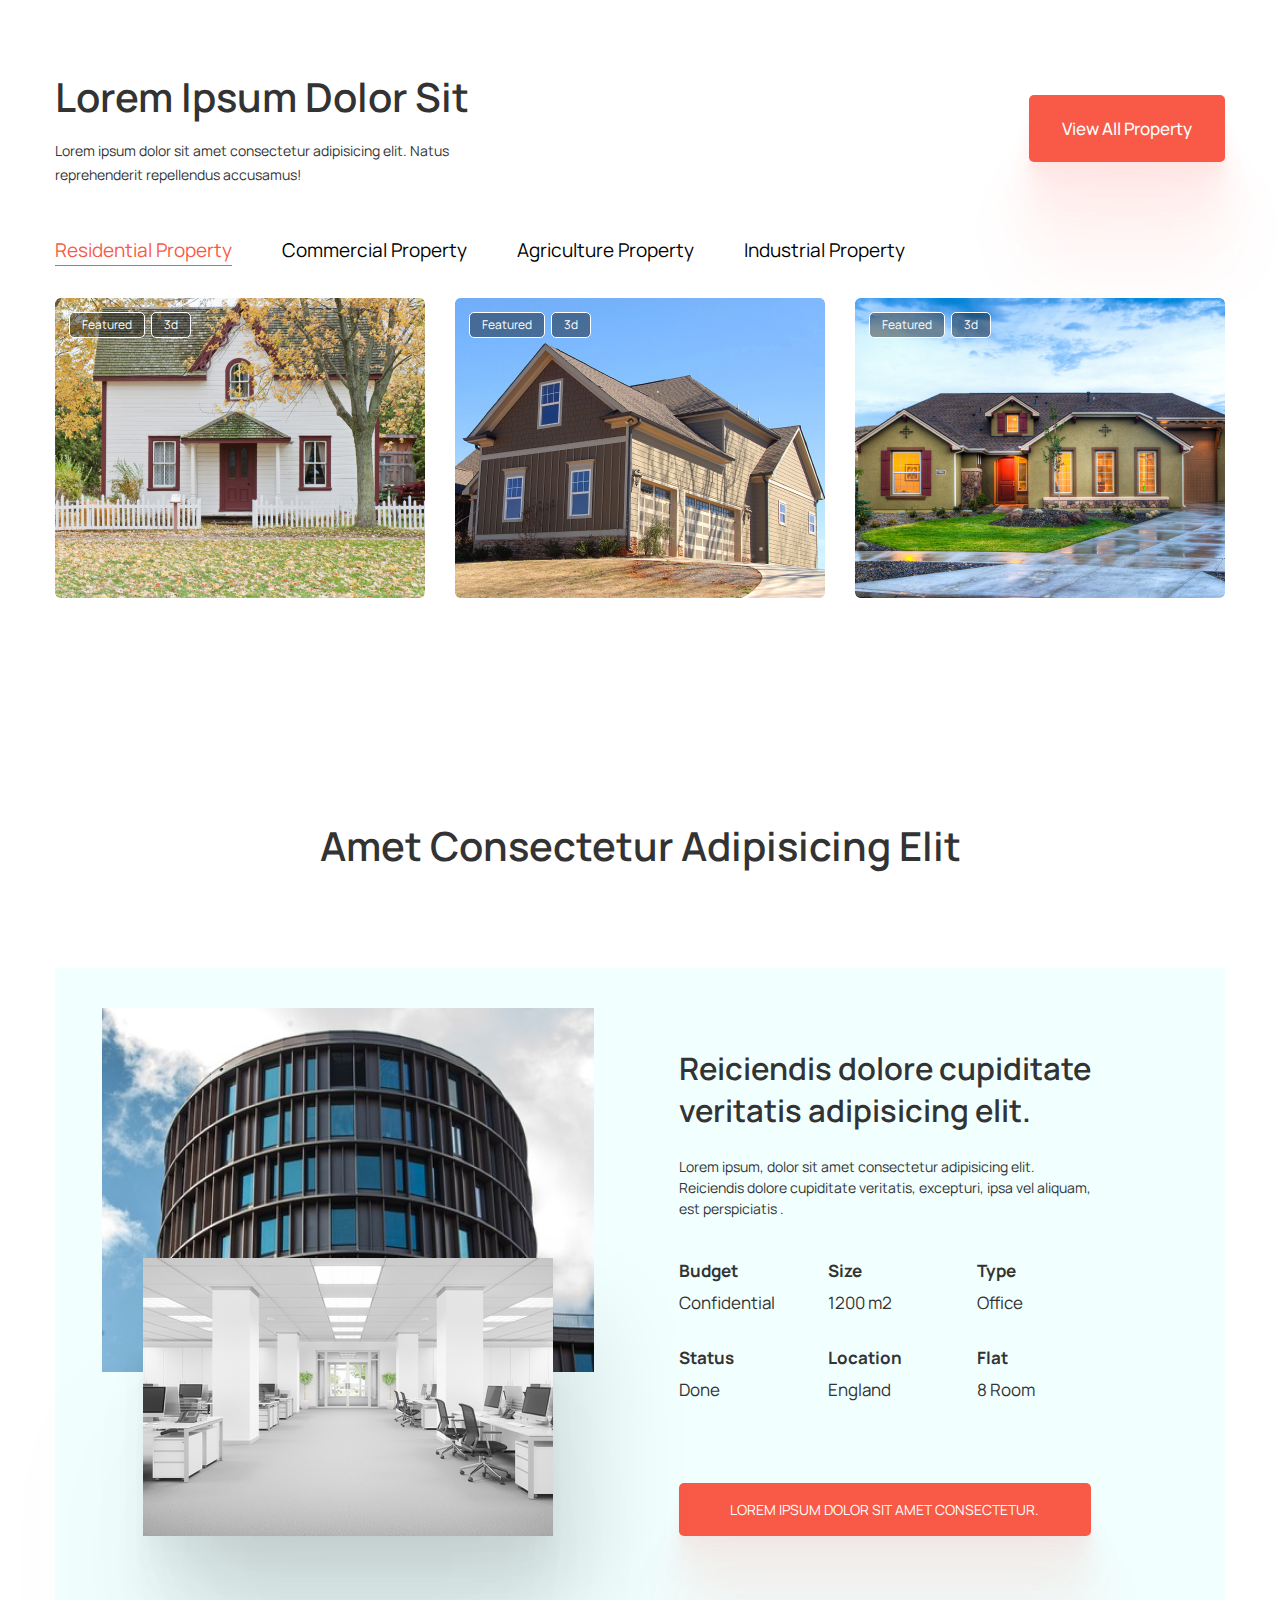
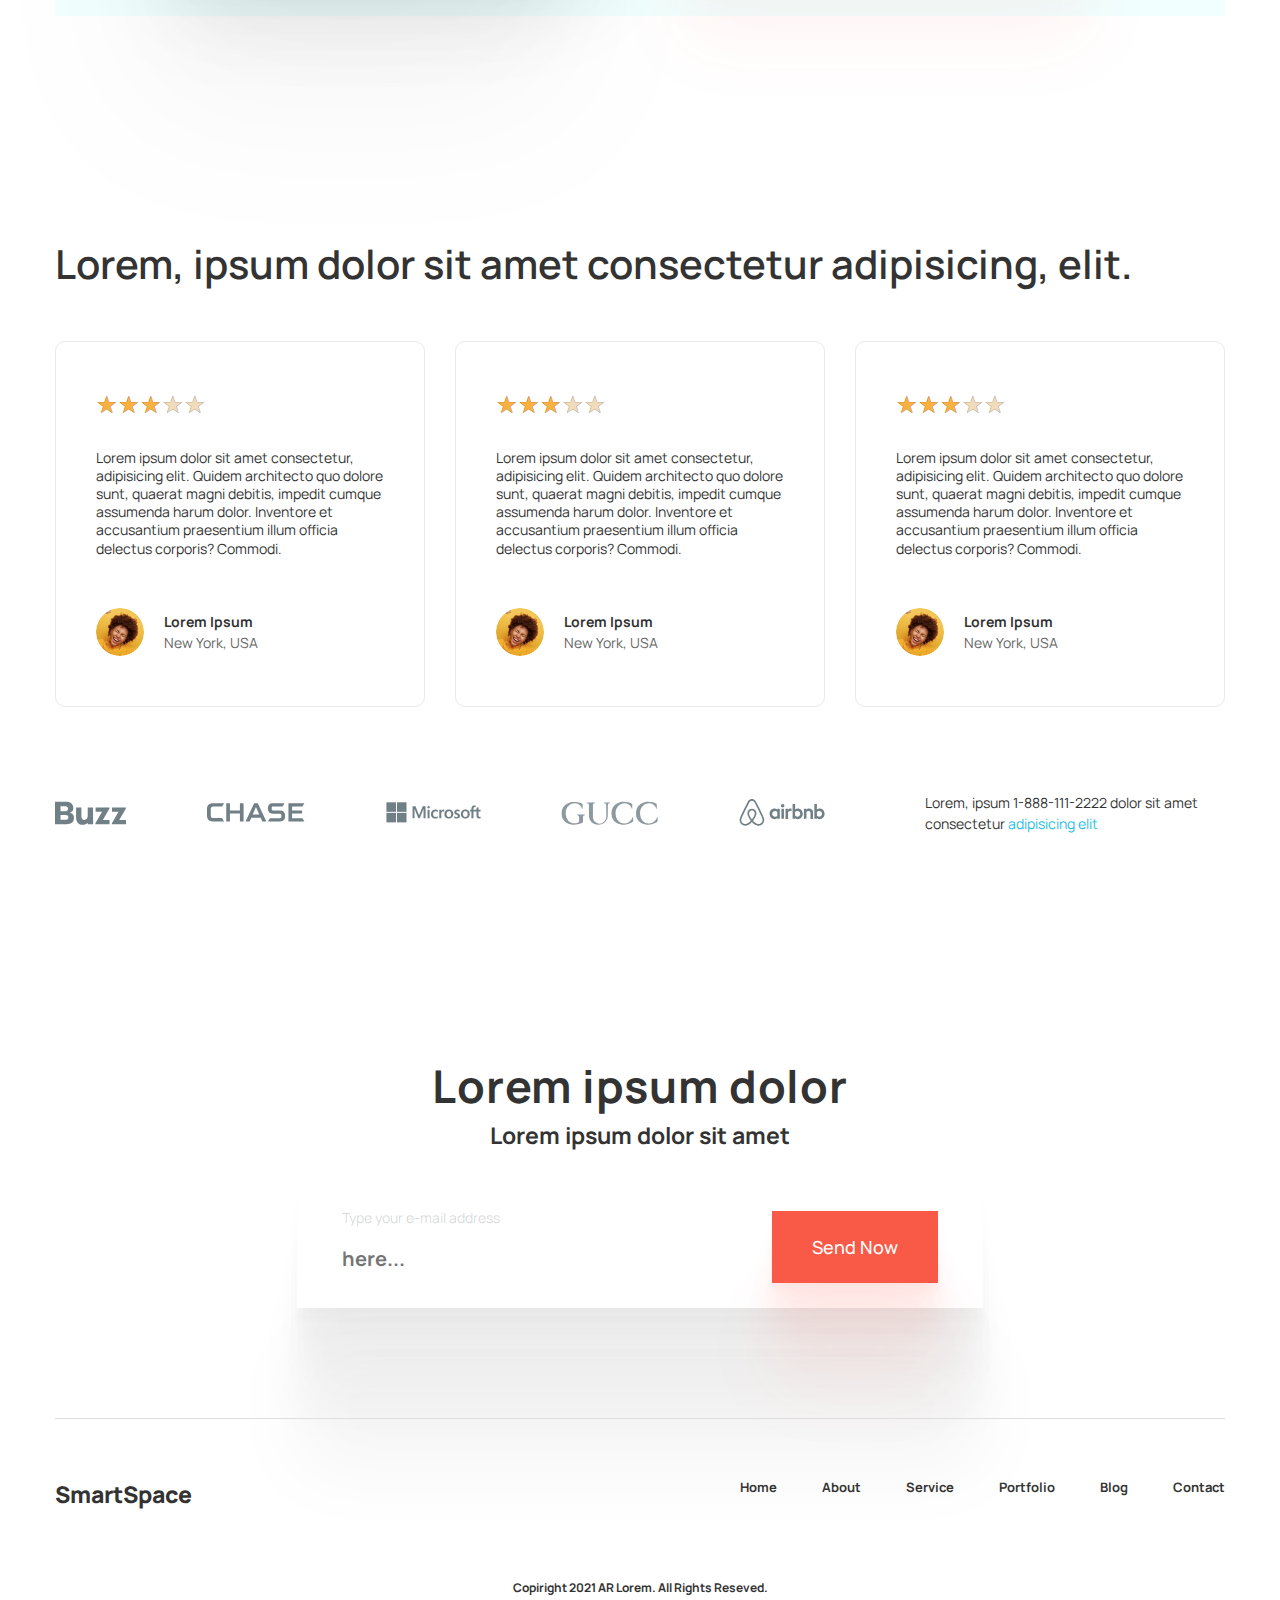
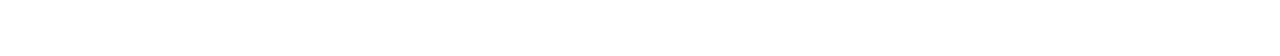
<file: tower/index.html>
<!DOCTYPE html>
<html lang="en">
<head>
	<meta charset="UTF-8">
	<meta http-equiv="X-UA-Compatible" content="IE=edge">
	<meta name="viewport" content="width=device-width, initial-scale=1.0">
	<link href="https://fonts.googleapis.com/css?family=Manrope:regular,500,600,700,800&display=swap" rel="stylesheet" />
	<link rel="stylesheet" href="css/style.css">
	<link rel="stylesheet" href="https://cdn.jsdelivr.net/npm/swiper@8/swiper-bundle.min.css" />
	<title>SmartSpace</title>
</head>
<body>
	<div class="wrapper">
		<header class="header">
			<div class="header__container">
				<a href="#" class="header__logo">SmartSpace</a>
				<nav class="header__menu menu">
					<ul class="menu__list">
						<li class="menu__item">
							<a href="" class="menu__link">Home</a>
						</li>
						<li class="menu__item">
							<a href="" class="menu__link">About</a>
						</li>
						<li class="menu__item">
							<a href="" class="menu__link">Service</a>
						</li>
						<li class="menu__item">
							<a href="" class="menu__link">Portfolio</a>
						</li>
						<li class="menu__item">
							<a href="" class="menu__link">Blog</a>
						</li>
						<li class="menu__item">
							<a href="" class="menu__link">Contact</a>
						</li>
					</ul>
				</nav>
			</div>
		</header>
		<main class="page">
			<section class="page__main main-block">
				<div class="main-block__container">
					<div class="main-block__body body-main-block">
						<div class="body-main-block__content content-main-block">
							<div class="content-main-block__body">
							<div class="content-main-block__sub-title">RESIDENTIAL & OFFICE SPACES</div>
							<h1 class="content-main-block__title">
							Lorem ipsum doloranimi perferendis Asperiores</h1>
							<div class="content-main-block__text">Lorem ipsum dolor sit, amet consectetur, adipisicing elit. Eveniet autem numquam commodi adipisci quidem nisi facilis dolor maiores odio aliquam.</div>
							</div>
							<form class="content-main-block__form form-main-block" action="#">
								<input placeholder="Enter code to search properties" type="text" class="form-main-block__input">				
								<button type="submit" class="form-main-block__button">Search Now!</button>
							</form>
						</div>
						<!-- Slider main container -->
						<div class="body-main-block__slider slider-main-block swiper">
						  <!-- Additional required wrapper -->
						  <div class="slider-main-block__wrapper swiper-wrapper">
						    <!-- Slides -->
						    <div class="slider-main-block__slide swiper-slide">
						    	<img src="img/main/slider/01.jpg" alt="Slider Image">
						    </div>
						    <div class="slider-main-block__slide swiper-slide">
						    	<img src="img/main/slider/02.jpg" alt="Slider Image">
						    </div>
						    <div class="slider-main-block__slide swiper-slide">
						    	<img src="img/main/slider/01.jpg" alt="Slider Image">
						    </div>
						  </div>
						</div>
					  	<div class="body-main-block__arrows">
						  <div class="body-main-block__arrow swiper-button-prev"></div>
						  <div class="body-main-block__arrow swiper-button-next"></div>
					 	</div>
					</div>
					<div class="main-block__partners partners-main-block">
						<div class="partners-main-block__label">Our Amazing Partners</div>
						<div class="partners-main-block__items">
							<div class="partners-main-block__item">
								<img src="img/main/parnters/01.svg" alt="Partner">
							</div>
							<div class="partners-main-block__item">
								<img src="img/main/parnters/02.svg" alt="Partner">
							</div>
							<div class="partners-main-block__item">
								<img src="img/main/parnters/03.svg" alt="Partner">
							</div>
							<div class="partners-main-block__item">
								<img src="img/main/parnters/04.svg" alt="Partner">
							</div>
							<div class="partners-main-block__item">
								<img src="img/main/parnters/05.svg" alt="Partner">
							</div>
							<div class="partners-main-block__item">
								<img src="img/main/parnters/06.svg" alt="Partner">
							</div>
						</div>
					</div>
				</div>
			</section>
			<section class="page__how how">
				<div class="how__container">
					<h2 class="how__title title title_center">How it works?</h2>
					<div class="how__items">
						<div class="how__item item-how item-how_1">
							<div class="item-how__icon">
								<img src="img/how/01.svg" alt="Icon">
							</div>
							<div class="item-how__title">Research Suburbs</div>
							<div class="item-how__text">Lorem ipsum dolor sit amet consectetur adipisicing elit. </div>
						</div>
						<div class="how__item item-how item-how_2">
							<div class="item-how__icon">
								<img src="img/how/02.svg" alt="Icon">
							</div>
							<div class="item-how__title">Instant Valuation</div>
							<div class="item-how__text">Lorem ipsum dolor sit amet consectetur adipisicing elit. </div>
						</div>
						<div class="how__item item-how item-how_3">
							<div class="item-how__icon">
								<img src="img/how/03.svg" alt="Icon">
							</div>
							<div class="item-how__title">Track Property</div>
							<div class="item-how__text">Lorem ipsum dolor sit amet consectetur adipisicing elit. </div>
						</div>
					</div>
				</div>
			</section>
			<section class="page__deals deals">
				<div class="deals__container">
					<div class="deals__header header-deals">
						<div class="header-deals__content">
							<h2 class="header-deals__title title">Lorem Ipsum Dolor Sit</h2>
							<div class="header-deals__text">Lorem ipsum dolor sit amet consectetur adipisicing elit. Natus reprehenderit repellendus accusamus!</div>
						</div>
						<a href="#" class="header-deals__link">View All Property</a>
					</div>
					<div class="deals__tabs tabs-deals">
						<nav class="tabs-deals__nav">
							<button type="button" class="tabs-deals__button active">Residential Property</button>
							<button type="button" class="tabs-deals__button">Commercial Property</button>
							<button type="button" class="tabs-deals__button">Agriculture Property</button>
							<button type="button" class="tabs-deals__button">Industrial Property</button>
						</nav>
						<div class="tabs-deals__body">
							<div class="tabs-deals__item item-tabs active">
								<div class="item-tabs__items">
									<div class="item-tabs__item">
										<div class="item-tabs__options">
											<a href="" class="item-tabs__option">Featured</a>
											<a href="" class="item-tabs__option">3d</a>
										</div>
										<a href="" class="item-tabs__image">
											<img src="img/deals/01.jpg" alt="Image">
										</a>
									</div>
									<div class="item-tabs__item">
										<div class="item-tabs__options">
											<a href="" class="item-tabs__option">Featured</a>
											<a href="" class="item-tabs__option">3d</a>
										</div>
										<a href="" class="item-tabs__image">
											<img src="img/deals/02.jpg" alt="Image">
										</a>
									</div>
									<div class="item-tabs__item">
										<div class="item-tabs__options">
											<a href="" class="item-tabs__option">Featured</a>
											<a href="" class="item-tabs__option">3d</a>
										</div>
										<a href="" class="item-tabs__image">
											<img src="img/deals/03.jpg" alt="Image">
										</a>
									</div>
								</div>
							</div>
							<div class="tabs-deals__item item-tabs">
								<div class="item-tabs__items">
									<div class="item-tabs__item">
										<div class="item-tabs__options">
											<a href="" class="item-tabs__option">Featured</a>
											<a href="" class="item-tabs__option">3d</a>
										</div>
										<a href="" class="item-tabs__image">
											<img src="img/deals/02.jpg" alt="Image">
										</a>
									</div>
									<div class="item-tabs__item">
										<div class="item-tabs__options">
											<a href="" class="item-tabs__option">Featured</a>
											<a href="" class="item-tabs__option">3d</a>
										</div>
										<a href="" class="item-tabs__image">
											<img src="img/deals/03.jpg" alt="Image">
										</a>
									</div>
								</div>
							</div>
							<div class="tabs-deals__item item-tabs">
								<div class="item-tabs__items">
									<div class="item-tabs__item">
										<div class="item-tabs__options">
											<a href="" class="item-tabs__option">Featured</a>
											<a href="" class="item-tabs__option">3d</a>
										</div>
										<a href="" class="item-tabs__image">
											<img src="img/deals/01.jpg" alt="Image">
										</a>
									</div>
									<div class="item-tabs__item">
										<div class="item-tabs__options">
											<a href="" class="item-tabs__option">Featured</a>
											<a href="" class="item-tabs__option">3d</a>
										</div>
										<a href="" class="item-tabs__image">
											<img src="img/deals/03.jpg" alt="Image">
										</a>
									</div>
								</div>
							</div>
							<div class="tabs-deals__item item-tabs">
								<div class="item-tabs__items">
									<div class="item-tabs__item">
										<div class="item-tabs__options">
											<a href="" class="item-tabs__option">Featured</a>
											<a href="" class="item-tabs__option">3d</a>
										</div>
										<a href="" class="item-tabs__image">
											<img src="img/deals/01.jpg" alt="Image">
										</a>
									</div>
									<div class="item-tabs__item">
										<div class="item-tabs__options">
											<a href="" class="item-tabs__option">Featured</a>
											<a href="" class="item-tabs__option">3d</a>
										</div>
										<a href="" class="item-tabs__image">
											<img src="img/deals/02.jpg" alt="Image">
										</a>
									</div>
								</div>
							</div>
						</div>
					</div>
				</div>
			</section>
			<section class="page__featured featured">
				<div class="featured__container">
					<h2 class="featured__title title title_center">Amet Consectetur Adipisicing Elit</h2>
						<div class="featured__body">
							<div class="featured__images images-featured">
								<div class="images-featured__item">
									<img src="img/featured/01.jpg" alt="featured">
								</div>
								<div class="images-featured__item images-featured__item_mini">
									<img src="img/featured/02.jpg" alt="featured">
								</div>
							</div>
							<div class="featured__content content-featured">
								<div class="content-featured__body">
									<h3 class="content-featured__title">Reiciendis dolore cupiditate veritatis adipisicing elit. </h3>
									<div class="content-featured__text">
										<p>Lorem ipsum, dolor sit amet consectetur adipisicing elit. Reiciendis dolore cupiditate veritatis, excepturi, ipsa vel aliquam, est perspiciatis .</p>
									</div>
									<div class="content-featured__options options-content-featured">
										<div class="options-content-featured__item">
											<div class="options-content-featured__label">Budget</div>
											<div class="options-content-featured__value">Confidential</div>
										</div>
										<div class="options-content-featured__item">
											<div class="options-content-featured__label">Size</div>
											<div class="options-content-featured__value">1200 m2</div>
										</div>
										<div class="options-content-featured__item">
											<div class="options-content-featured__label">Type</div>
											<div class="options-content-featured__value">Office</div>
										</div>
										<div class="options-content-featured__item">
											<div class="options-content-featured__label">Status</div>
											<div class="options-content-featured__value">Done</div>
										</div>
										<div class="options-content-featured__item">
											<div class="options-content-featured__label">Location</div>
											<div class="options-content-featured__value">England</div>
										</div>
										<div class="options-content-featured__item">
											<div class="options-content-featured__label">Flat</div>
											<div class="options-content-featured__value">8 Room</div>
										</div>
									</div>
								</div>	
								<a href="" class="content-featured__link">Lorem ipsum dolor sit amet consectetur.</a>
							</div>
						</div>
					</div>
			</section>
			<section class="page__reviews reviews">
				<div class="reviews__container">
					<h2 class="reviews__title title">Lorem, ipsum dolor sit amet consectetur adipisicing, elit.</h2>
					<div class="reviews__items">
						<a href="" class="reviews__item item-reviews">
							<div class="item-reviews__raiting simple-rating">
								<div class="simple-rating__items">
									<input id="simple-rating__25" type="radio" class="simple-rating__item" name="simple-rating-1" value="5">
									<label for="simple-rating__25" class="simple-rating__label"></label>
									<input id="simple-rating__24" type="radio" class="simple-rating__item" name="simple-rating-1" value="4">
									<label for="simple-rating__24" class="simple-rating__label"></label>
									<input id="simple-rating__23" type="radio" class="simple-rating__item" checked name="simple-rating-1" value="3">
									<label for="simple-rating__3" class="simple-rating__label"></label>
									<input id="simple-rating__22" type="radio" class="simple-rating__item" name="simple-rating-1" value="2">
									<label for="simple-rating__2" class="simple-rating__label"></label>
									<input id="simple-rating__21" type="radio" class="simple-rating__item" name="simple-rating-1" value="1">
									<label for="simple-rating__21" class="simple-rating__label"></label>
								</div>
							</div>
							<div class="item-reviews__text">
								<p>Lorem ipsum dolor sit amet consectetur, adipisicing elit. Quidem architecto quo dolore sunt, quaerat magni debitis, impedit cumque assumenda harum dolor. Inventore et accusantium praesentium illum officia delectus corporis? Commodi.</p>
							</div>
							<div class="item-reviews__autor autor-item-reviews">
								<div class="autor-item-reviews__avatar">
									<img src="img/reviews/avatar.jpg" alt=""></div>
								<div class="autor-item-reviews__body">
									<div class="autor-item-reviews__name">Lorem Ipsum</div>
									<div class="autor-item-reviews__location">New York, USA</div>
								</div>
							</div>
						</a>
						<a href="" class="reviews__item item-reviews">
							<div class="item-reviews__raiting simple-rating">
								<div class="simple-rating__items">
									<input id="simple-rating__15" type="radio" class="simple-rating__item" name="simple-rating-2" value="5">
									<label for="simple-rating__15" class="simple-rating__label"></label>
									<input id="simple-rating__14" type="radio" class="simple-rating__item" name="simple-rating-2" value="4">
									<label for="simple-rating__14" class="simple-rating__label"></label>
									<input id="simple-rating__13" type="radio" class="simple-rating__item" checked name="simple-rating-2" value="3">
									<label for="simple-rating__13" class="simple-rating__label"></label>
									<input id="simple-rating__12" type="radio" class="simple-rating__item" name="simple-rating-2" value="2">
									<label for="simple-rating__12" class="simple-rating__label"></label>
									<input id="simple-rating__11" type="radio" class="simple-rating__item" name="simple-rating-2" value="1">
									<label for="simple-rating__11" class="simple-rating__label"></label>
								</div>
							</div>
							<div class="item-reviews__text">
								<p>Lorem ipsum dolor sit amet consectetur, adipisicing elit. Quidem architecto quo dolore sunt, quaerat magni debitis, impedit cumque assumenda harum dolor. Inventore et accusantium praesentium illum officia delectus corporis? Commodi.</p>
							</div>
							<div class="item-reviews__autor autor-item-reviews">
								<div class="autor-item-reviews__avatar">
									<img src="img/reviews/avatar.jpg" alt=""></div>
								<div class="autor-item-reviews__body">
									<div class="autor-item-reviews__name">Lorem Ipsum</div>
									<div class="autor-item-reviews__location">New York, USA</div>
								</div>
							</div>
						</a>
						<a href="" class="reviews__item item-reviews">
							<div class="item-reviews__raiting simple-rating">
								<div class="simple-rating__items">
									<input id="simple-rating__5" type="radio" class="simple-rating__item" name="simple-rating-3" value="5">
									<label for="simple-rating__5" class="simple-rating__label"></label>
									<input id="simple-rating__4" type="radio" class="simple-rating__item" name="simple-rating-3" value="4">
									<label for="simple-rating__4" class="simple-rating__label"></label>
									<input id="simple-rating__3" type="radio" class="simple-rating__item" checked name="simple-rating-3" value="3">
									<label for="simple-rating__3" class="simple-rating__label"></label>
									<input id="simple-rating__2" type="radio" class="simple-rating__item" name="simple-rating-3" value="2">
									<label for="simple-rating__2" class="simple-rating__label"></label>
									<input id="simple-rating__1" type="radio" class="simple-rating__item" name="simple-rating-3" value="1">
									<label for="simple-rating__1" class="simple-rating__label"></label>
								</div>
							</div>
							<div class="item-reviews__text">
								<p>Lorem ipsum dolor sit amet consectetur, adipisicing elit. Quidem architecto quo dolore sunt, quaerat magni debitis, impedit cumque assumenda harum dolor. Inventore et accusantium praesentium illum officia delectus corporis? Commodi.</p>
							</div>
							<div class="item-reviews__autor autor-item-reviews">
								<div class="autor-item-reviews__avatar">
									<img src="img/reviews/avatar.jpg" alt=""></div>
								<div class="autor-item-reviews__body">
									<div class="autor-item-reviews__name">Lorem Ipsum</div>
									<div class="autor-item-reviews__location">New York, USA</div>
								</div>
							</div>
						</a>
					</div>
					<div class="reviews__footer footer-reviews">
						<div class="footer-reviews__partners partners-footer-reviews">
							<div class="partners-footer-reviews__item">
								<img src="img/main/parnters/01.svg" alt="">
							</div>
							<div class="partners-footer-reviews__item">
								<img src="img/main/parnters/02.svg" alt="">
							</div>
							<div class="partners-footer-reviews__item">
								<img src="img/main/parnters/03.svg" alt="">
							</div>
							<div class="partners-footer-reviews__item">
								<img src="img/main/parnters/04.svg" alt="">
							</div>
							<div class="partners-footer-reviews__item">
								<img src="img/main/parnters/05.svg" alt="">
							</div>
						</div>
						<div class="footer-reviews__info">Lorem, ipsum 1-888-111-2222 dolor sit amet consectetur <a>adipisicing elit</a> 
						</div>
					</div>
				</div>
			</section>
			<section class="page__subscribe subscribe">
				<div class="subscribe__container">
					<div class="subscribe__header">
						<h2 class="subscribe__title">Lorem ipsum dolor</h2>
						<div class="subscribe__sub-title">Lorem ipsum dolor sit amet</div>
					</div>
					<form action="#" class="subscribe__form form-subscribe">
						<div class="form-subscribe__content">
							<label for="input-1" class="form-subscribe__label">Type your e-mail address</label>
							<input autocomplete="off" type="text" name="form[]" class="form-subscribe__input" placeholder="here...">
						</div>
						<button type="submit" class="form-subscribe__button">Send Now</button>
					</form>
				</div>
			</section>
		</main>
		<footer class="footer">
			<div class="footer__container">
				<a href="#" class="footer__logo">SmartSpace</a>
				<nav class="footer__menu menu-footer">
					<ul class="menu-footer__list">
						<li class="menu-footer__item">
							<a href="#" class="menu-footer__link">Home</a>
						</li>
						<li class="menu-footer__item">
							<a href="#" class="menu-footer__link">About</a>
						</li>
						<li class="menu-footer__item">
							<a href="#" class="menu-footer__link">Service</a>
						</li>
						<li class="menu-footer__item">
							<a href="#" class="menu-footer__link">Portfolio</a>
						</li>
						<li class="menu-footer__item">
							<a href="#" class="menu-footer__link">Blog</a>
						</li>
						<li class="menu-footer__item">
							<a href="#" class="menu-footer__link">Contact</a>
						</li>
					</ul>
				</nav>
				<div class="footer__copy">Copiright 2021 AR Lorem. All Rights Reseved.</div>
			</div>
		</footer>
	</div>
	<script src="https://cdn.jsdelivr.net/npm/swiper@8/swiper-bundle.min.js"></script>
	<script src="js/script.js"></script>
</body>
</html>
</file>
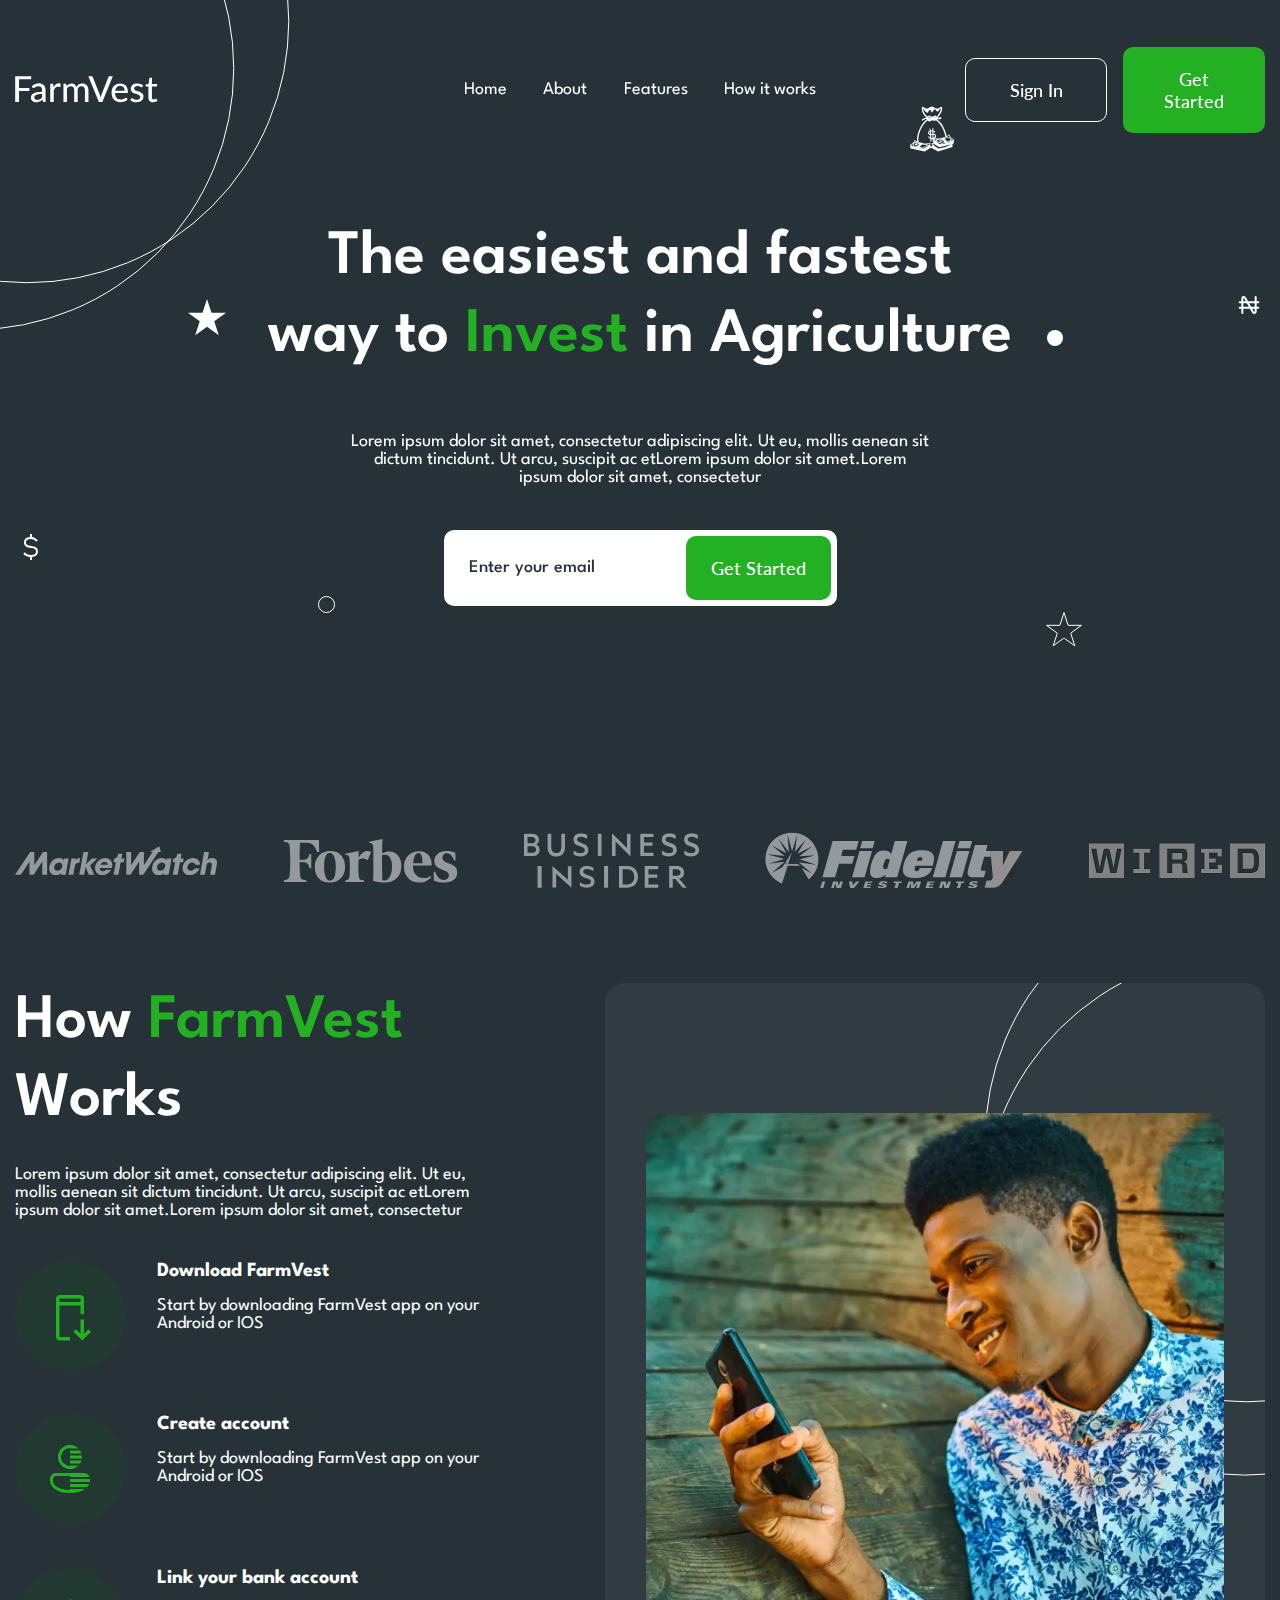
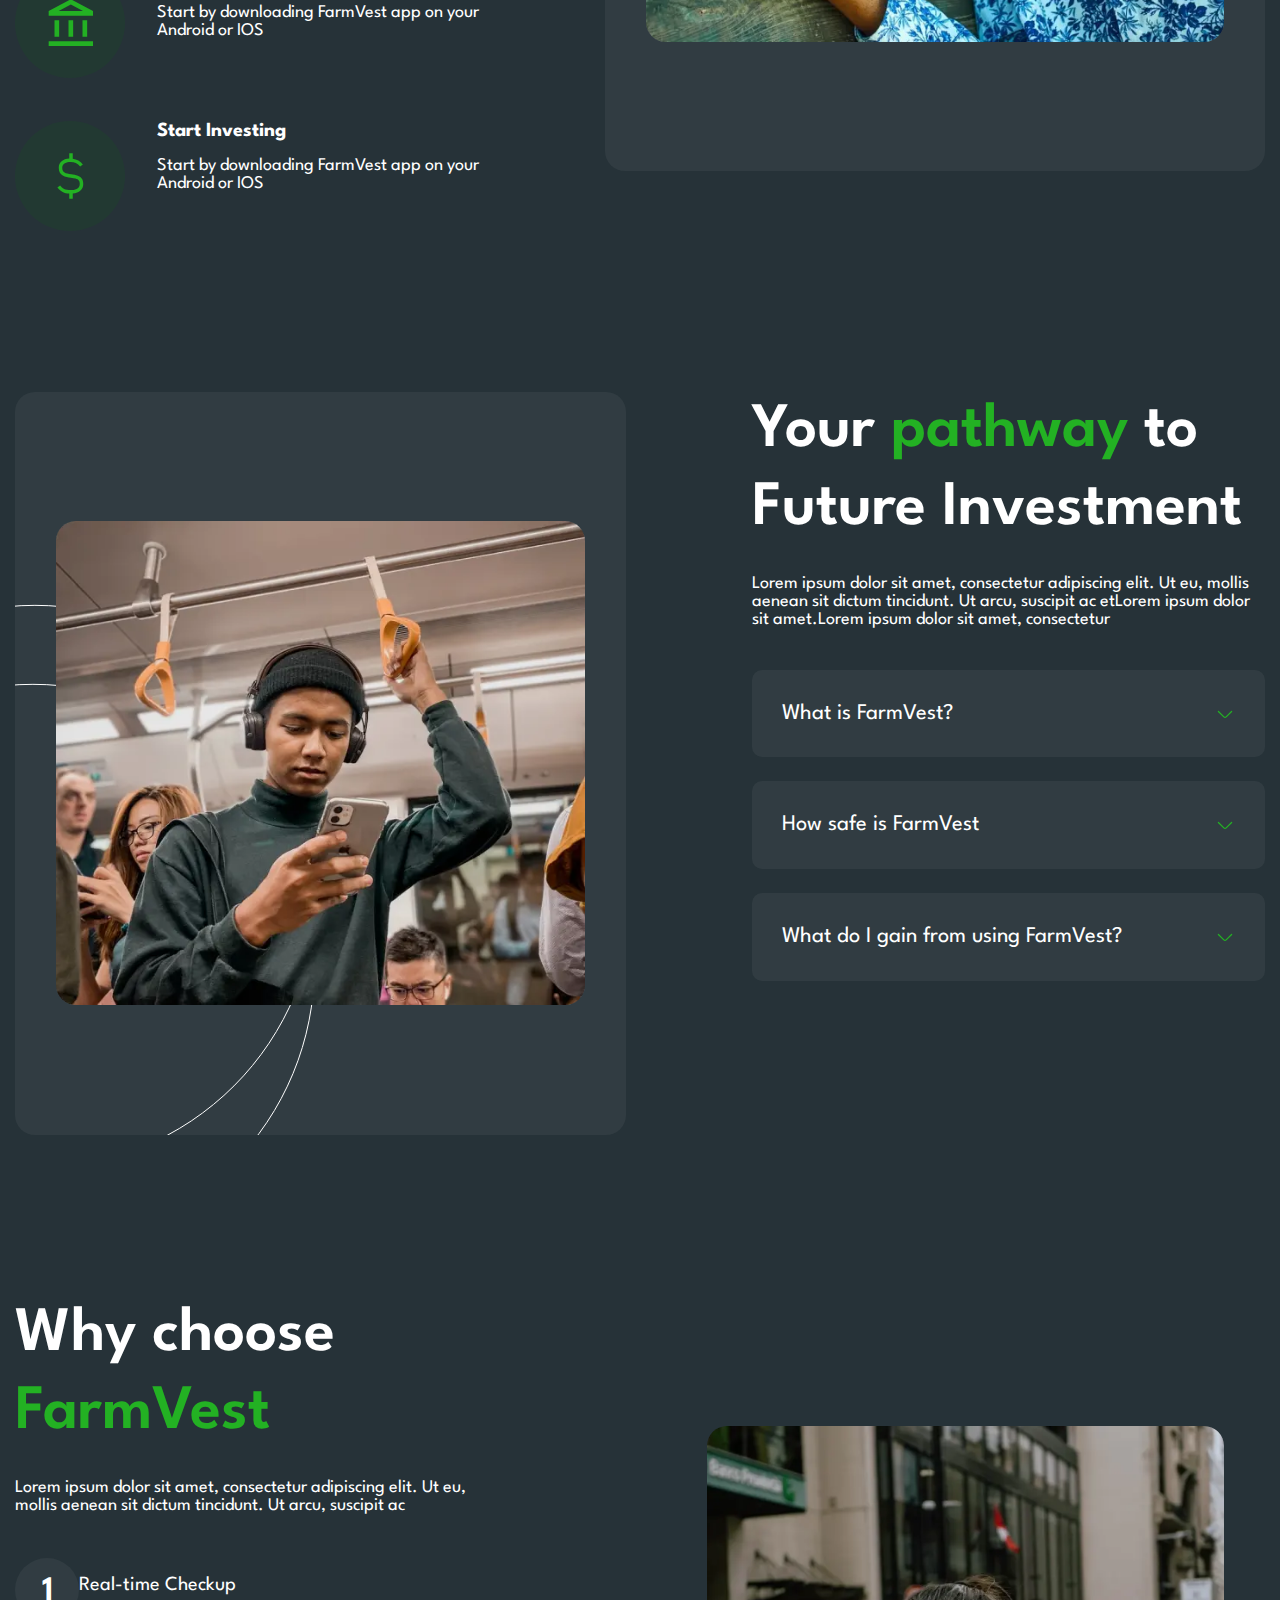
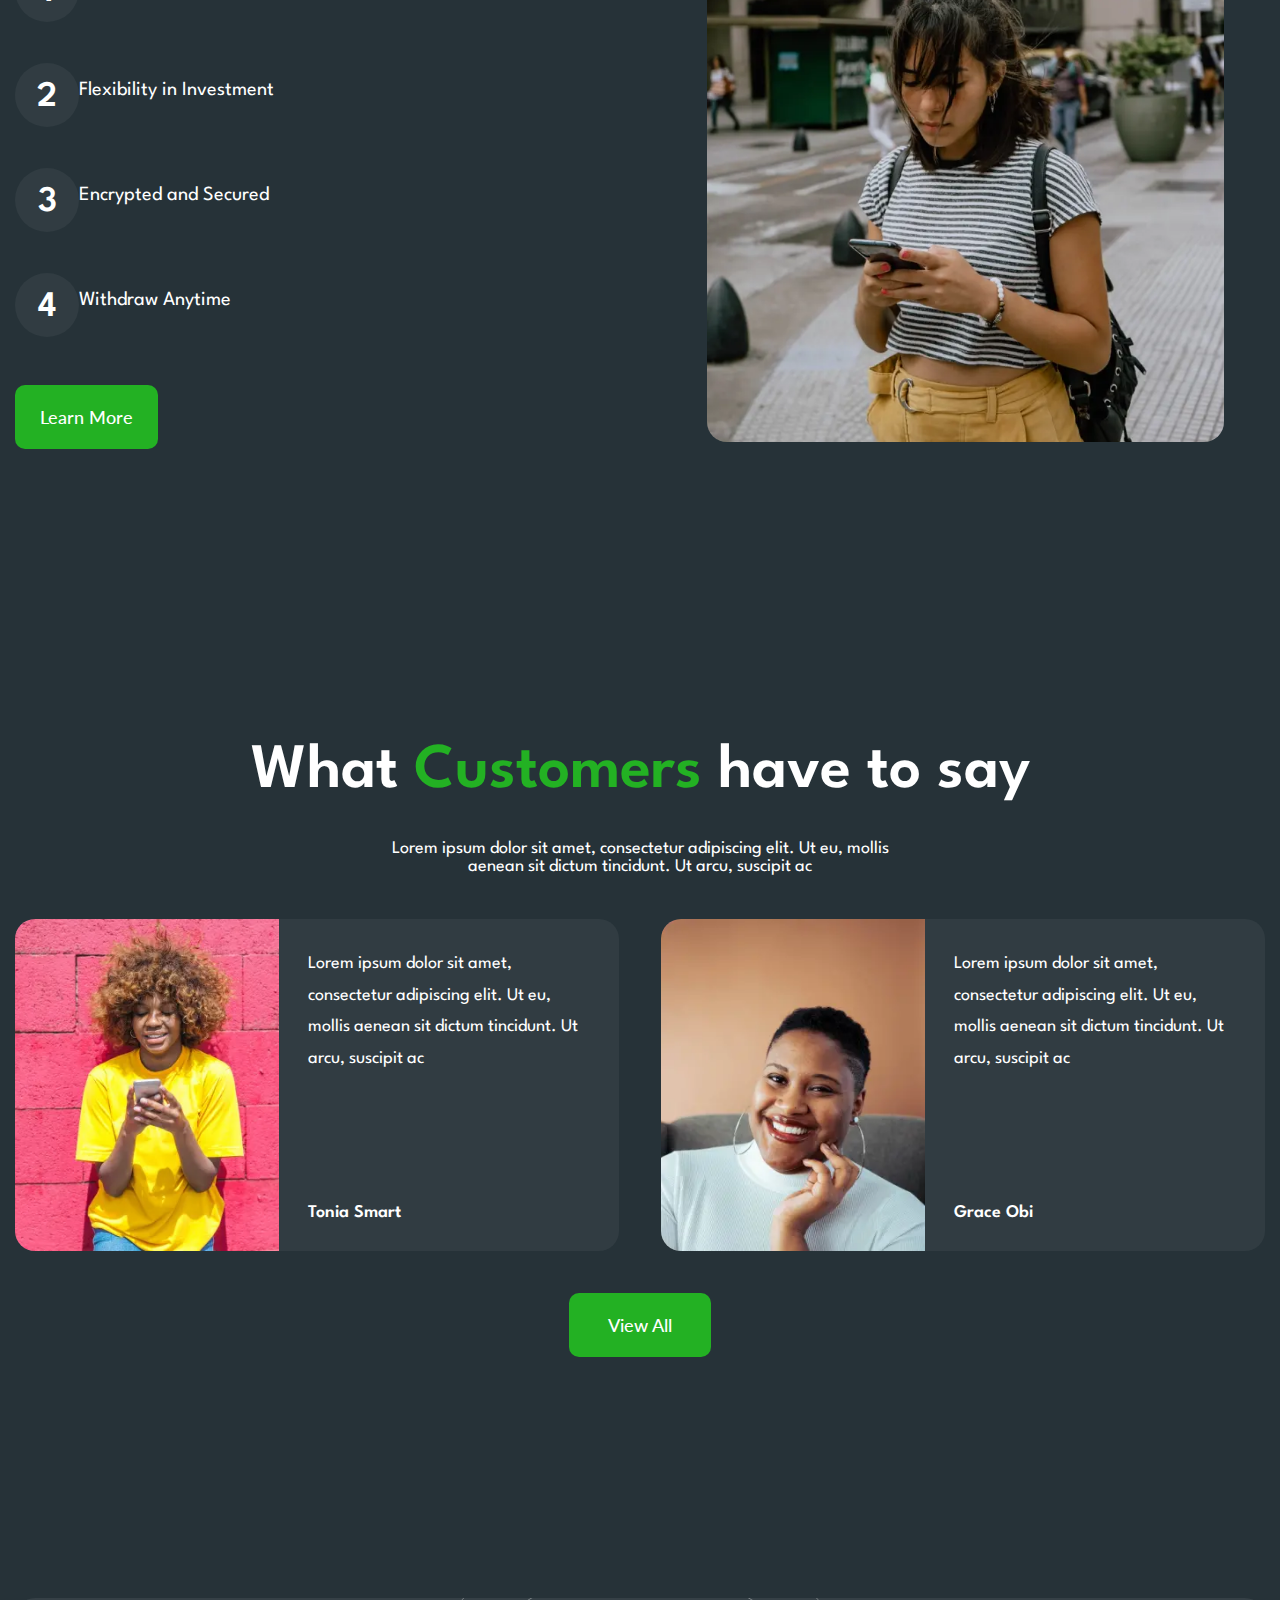
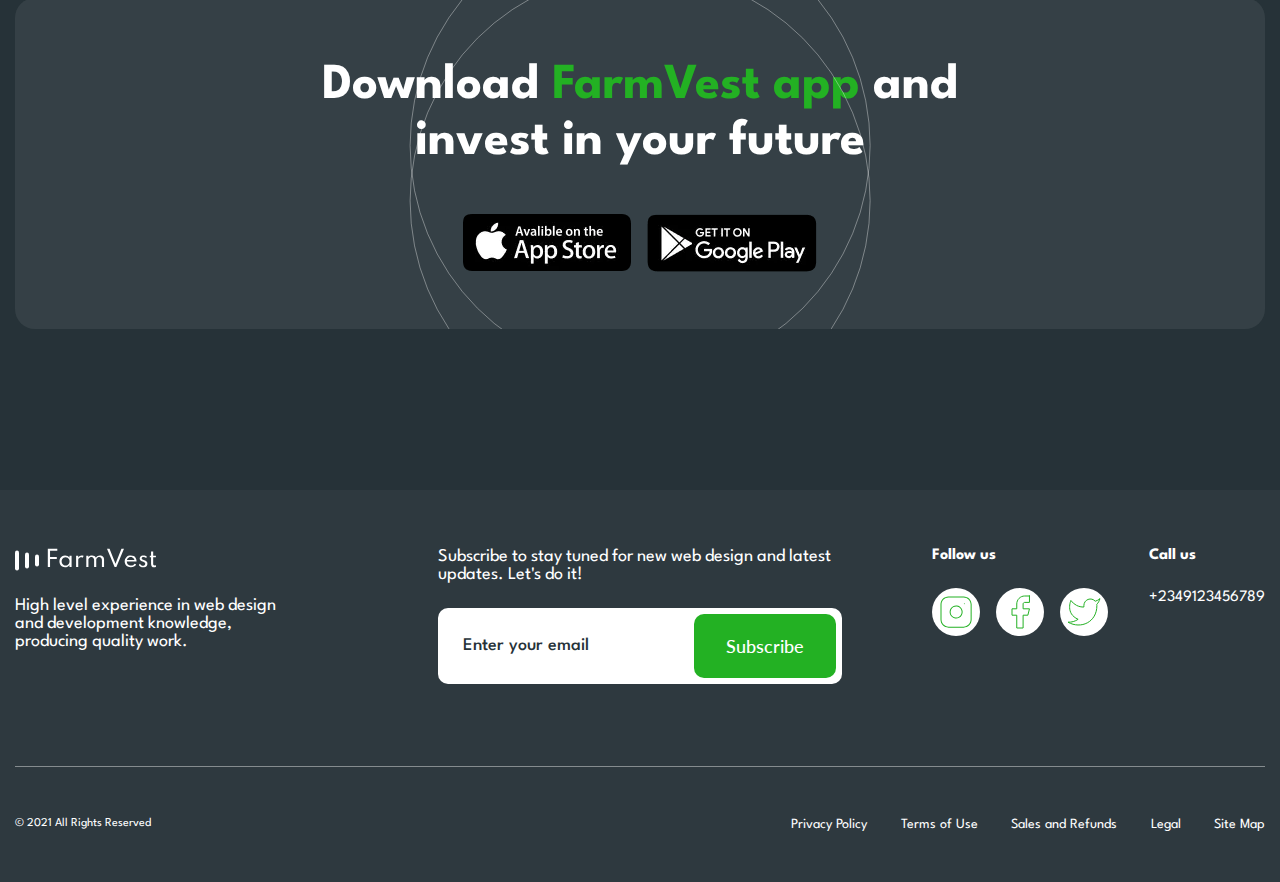
<file: farmvest/home.html>
<!DOCTYPE html>
<html lang="en">

<head>
	<title>FarmVest</title>
	<meta charset="UTF-8">
	<meta name="format-detection" content="telephone=no">
	<!-- <style>body{opacity: 0;}</style> -->
	<link rel="stylesheet" href="css/style.min.css?_v=20230120151357">
	<link rel="shortcut icon" href="favicon.ico">
	<!-- <meta name="robots" content="noindex, nofollow"> -->
	<meta name="viewport" content="width=device-width, initial-scale=1.0">
</head>

<body>
	<div class="wrapper">
		<header class="header">
			<div class="header__container-big">
				<a href="" class="header__logo"><img src="img/logo.svg" alt="Logo"></a>
				<div class="header__menu menu">

					<nav class="menu__body">
						<ul class="menu__list">
							<li class="menu__item"><a href="" class="menu__link">Home</a></li>
							<li class="menu__item"><a href="" class="menu__link">About</a></li>
							<li class="menu__item"><a href="" class="menu__link">Features</a></li>
							<li class="menu__item"><a href="" class="menu__link">How it works</a></li>
						</ul>
					</nav>
				</div>
				<div class="header__actions">
					<button type="button" class="header__button button button_border">Sign In</button>
					<button type="button" data-da=".menu__body,767.98" class="header__button button">Get Started</button>
					<button type="button" class="icon-menu"><span></span></button>
				</div>
			</div>
		</header>
		<main class="page">
			<section class="page__main main-block">
				<div class="main-block__container-big">
					<div class="main-block__container">
						<div class="main-block__content">
							<h1 class="main-block__title title">
								The easiest and fastest way to <span>Invest</span> in Agriculture
							</h1>
							<div class="main-block__text text">
								Lorem ipsum dolor sit amet, consectetur adipiscing elit. Ut eu, mollis aenean sit dictum
								tincidunt.
								Ut arcu, suscipit ac etLorem ipsum dolor sit amet.Lorem ipsum dolor sit amet, consectetur
							</div>
							<div class="main-block__form">
								<form action="#" class="form">
									<input data-required="email" autocomplete="off" type="text" name="form[]" data-error="Error" placeholder="Enter your email" class="form__input">
									<button type="submit" class="form__button button">Get Started</button>
								</form>
							</div>
						</div>
						<div class="main-block__icons icons-main-block">
							<div data-prlx-mouse data-prlx-cx="200" data-prlx-cy="200" class="icons-main-block__circle icons-main-block__circle_1"></div>
							<div data-prlx-mouse data-prlx-cx="200" data-prlx-cy="200" data-prlx-dxr data-prlx-dxy class="icons-main-block__circle icons-main-block__circle_2"></div>
							<div data-prlx-mouse data-prlx-cx="10" data-prlx-cy="10" data-prlx-dxr data-prlx-dxy class="icons-main-block__item icons-main-block__item_1">
								<img src="img/main-block/icons/01.svg" alt="Icon">
							</div>
							<div data-prlx-mouse data-prlx-cx="3" data-prlx-cy="3" class="icons-main-block__item icons-main-block__item_2">
								<img src="img/main-block/icons/02.svg" alt="Icon">
							</div>
							<div data-prlx-mouse data-prlx-cx="10" data-prlx-cy="10" class="icons-main-block__item icons-main-block__item_3">
								<img src="img/main-block/icons/03.svg" alt="Icon">
							</div>
							<div data-prlx-mouse data-prlx-cx="3" data-prlx-dxr data-prlx-dxy data-prlx-cy="3" class="icons-main-block__item icons-main-block__item_4">
								<img src="img/main-block/icons/04.svg" alt="Icon">
							</div>
							<div data-prlx-mouse data-prlx-cx="10" data-prlx-cy="10" class="icons-main-block__item icons-main-block__item_5">
								<img src="img/main-block/icons/05.svg" alt="Icon">
							</div>
							<div data-prlx-mouse data-prlx-cx="5" data-prlx-cy="5" data-prlx-dxr data-prlx-dxy class="icons-main-block__item icons-main-block__item_6">
								<img src="img/main-block/icons/06.svg" alt="Icon">
							</div>
							<div data-prlx-mouse data-prlx-cx="20" data-prlx-cy="20" data-prlx-dxr data-prlx-dxy class="icons-main-block__item icons-main-block__item_7">
								<img src="img/main-block/icons/07.svg" alt="Icon">
							</div>
						</div>
					</div>
				</div>
			</section>
			<section class="page__partners partners">
				<div class="partners__container-big">
					<div data-prlx-parent class="partners__container">
						<div data-prlx class="partners__item">
							<img src="img/partners/01.svg" alt="Partners">
						</div>
						<div data-prlx class="partners__item">
							<img src="img/partners/02.svg" alt="Partners">
						</div>
						<div data-prlx class="partners__item">
							<img src="img/partners/03.svg" alt="Partners">
						</div>
						<div data-prlx class="partners__item">
							<img src="img/partners/04.svg" alt="Partners">
						</div>
						<div data-prlx class="partners__item">
							<img src="img/partners/05.svg" alt="Partners">
						</div>
					</div>
				</div>
			</section>
			<section data-prlx-mouse-wrapper class="page__how how">
				<div class="how__container-big">
					<div class="how__container">
						<div class="how__content">
							<h2 class="how__title title title_s64">How <span>FarmVest</span> Works</h2>
							<div class="how__text text">
								<p>Lorem ipsum dolor sit amet, consectetur adipiscing elit. Ut eu, mollis aenean sit dictum
									tincidunt. Ut arcu, suscipit ac etLorem ipsum dolor sit amet.Lorem ipsum dolor sit amet,
									consectetur </p>
							</div>
							<div class="how__steps steps-how">
								<div class="steps-how__item">
									<div class="steps-how__icon">
										<img src="img/how/icons/01.svg" alt="Icon">
									</div>
									<div class="steps-how__body">
										<div class="steps-how__title">Download FarmVest</div>
										<div class="steps-how__text text">Start by downloading FarmVest app
											on your Android or IOS</div>
									</div>
								</div>
								<div class="steps-how__item">
									<div class="steps-how__icon">
										<img src="img/how/icons/02.svg" alt="Icon">
									</div>
									<div class="steps-how__body">
										<div class="steps-how__title">Create account</div>
										<div class="steps-how__text text">Start by downloading FarmVest app
											on your Android or IOS</div>
									</div>
								</div>
								<div class="steps-how__item">
									<div class="steps-how__icon">
										<img src="img/how/icons/03.svg" alt="Icon">
									</div>
									<div class="steps-how__body">
										<div class="steps-how__title">Link your bank account</div>
										<div class="steps-how__text text">Start by downloading FarmVest app
											on your Android or IOS</div>
									</div>
								</div>
								<div class="steps-how__item">
									<div class="steps-how__icon">
										<img src="img/how/icons/04.svg" alt="Icon">
									</div>
									<div class="steps-how__body">
										<div class="steps-how__title">Start Investing</div>
										<div class="steps-how__text text">Start by downloading FarmVest app
											on your Android or IOS</div>
									</div>
								</div>
							</div>
						</div>
						<div data-prlx-parent class="how__image image-block">
							<div data-coefficient="50" data-prlx data-direction="-1" class="image-block__item">
								<picture><source srcset="img/how/image/image.webp" type="image/webp"><img src="img/how/image/image.jpg" alt="Image"></picture>
							</div>
							<div data-prlx-mouse data-prlx-cx="200" data-prlx-cy="200" class="image-block__circle image-block__circle_1"></div>
							<div data-prlx-mouse data-prlx-cx="200" data-prlx-cy="200" data-prlx-dxr data-prlx-dxy class="image-block__circle image-block__circle_2"></div>
						</div>
					</div>
				</div>
			</section>
			<section data-prlx-mouse-wrapper class="page__investment investment">
				<div class="investment__container-big">
					<div class="investment__container">
						<div data-prlx-parent class="investment__image image-block">
							<div data-coefficient="50" data-prlx data-direction="-1" class="image-block__item">
								<picture><source srcset="img/investment/image.webp" type="image/webp"><img src="img/investment/image.jpg" alt="Image"></picture>
							</div>
							<div data-prlx-mouse data-prlx-cx="200" data-prlx-cy="200" class="image-block__circle image-block__circle_1"></div>
							<div data-prlx-mouse data-prlx-cx="200" data-prlx-cy="200" data-prlx-dxr data-prlx-dxy class="image-block__circle image-block__circle_2"></div>
						</div>
						<div class="investment__content">
							<h2 class="investment__title title title_s64">Your <span>pathway</span> to Future Investment</h2>
							<div class="investment__text text">
								<p>Lorem ipsum dolor sit amet, consectetur adipiscing elit. Ut eu, mollis aenean sit dictum
									tincidunt. Ut arcu, suscipit ac etLorem ipsum dolor sit amet.Lorem ipsum dolor sit amet,
									consectetur </p>
							</div>
							<div data-spollers class="investment__spollers spollers-investment">
								<div class="spollers-investment__item">
									<button type="button" data-spoller class="spollers-investment__title">What is
										FarmVest?</button>
									<div class="spollers-investment__body text">Lorem ipsum dolor sit amet consectetur
										adipisicing elit. Vero illo doloribus, necessitatibus libero est in enim nemo! Nulla
										tempora earum hic neque nisi, libero rem perspiciatis quas quidem necessitatibus veniam.
									</div>
								</div>
								<div class="spollers-investment__item">
									<button type="button" data-spoller class="spollers-investment__title">How safe is
										FarmVest</button>
									<div class="spollers-investment__body text">Lorem ipsum dolor sit amet consectetur
										adipisicing elit. Vero illo doloribus, necessitatibus libero est in enim nemo! Nulla
										tempora earum hic neque nisi, libero rem perspiciatis quas quidem necessitatibus veniam.
									</div>
								</div>
								<div class="spollers-investment__item">
									<button type="button" data-spoller class="spollers-investment__title">What do I gain from
										using FarmVest?</button>
									<div class="spollers-investment__body text">Lorem ipsum dolor sit amet consectetur
										adipisicing elit. Vero illo doloribus, necessitatibus libero est in enim nemo! Nulla
										tempora earum hic neque nisi, libero rem perspiciatis quas quidem necessitatibus veniam.
									</div>
								</div>
							</div>
						</div>
					</div>
				</div>
			</section>
			<section data-prlx-mouse-wrapper class="page__why why">
				<div class="why__container-big">
					<div class="why__container">
						<div class="why__content">
							<h2 class="why__title title title_s64">Why choose <span>FarmVest</span></h2>
							<div class="why__text text">
								<p>Lorem ipsum dolor sit amet, consectetur adipiscing elit. Ut eu, mollis aenean sit dictum
									tincidunt. Ut arcu, suscipit ac</p>
							</div>
							<ol class="why__steps steps-why">
								<li class="steps-why__item">Real-time Checkup</li>
								<li class="steps-why__item">Flexibility in Investment</li>
								<li class="steps-why__item">Encrypted and Secured</li>
								<li class="steps-why__item">Withdraw Anytime</li>
							</ol>
							<a href="#" type="submit" class="button why__button">Learn More</a>
						</div>
						<div data-prlx-parent class="why__image image-block">
							<div data-coefficient="50" data-prlx data-direction="-1" class="image-block__item">
								<picture><source srcset="img/why/image.webp" type="image/webp"><img src="img/why/image.jpg" alt="Image"></picture>
							</div>
						</div>
					</div>
				</div>
			</section>
			<section class="page__what what">
				<div class="what__container-big">
					<div class="what__container">
						<h2 class="what__title title">
							What <span>Customers</span> have to say
						</h2>
						<div class="what__text text">
							Lorem ipsum dolor sit amet, consectetur adipiscing elit. Ut eu, mollis aenean sit dictum
							tincidunt. Ut arcu, suscipit ac
						</div>
						<div class="what__items">
							<div class="what__item item-what">
								<div class="item-what__image-ibg">
									<picture><source srcset="img/what/01.webp" type="image/webp"><img src="img/what/01.jpg" alt="Image"></picture>
								</div>
								<div class="item-what__body">
									<div class="item-what__text text">Lorem ipsum dolor sit amet, consectetur adipiscing elit. Ut
										eu, mollis aenean sit dictum tincidunt. Ut arcu, suscipit ac</div>
									<div class="item-what__name">Tonia Smart</div>
								</div>
							</div>
							<div class="what__item item-what">
								<div class="item-what__image-ibg">
									<picture><source srcset="img/what/02.webp" type="image/webp"><img src="img/what/02.jpg" alt="Image"></picture>
								</div>
								<div class="item-what__body">
									<div class="item-what__text text">Lorem ipsum dolor sit amet, consectetur adipiscing elit. Ut
										eu, mollis aenean sit dictum tincidunt. Ut arcu, suscipit ac</div>
									<div class="item-what__name">Grace Obi</div>
								</div>
							</div>
						</div>
						<button type="button" class="what__button button">View All</button>
					</div>
				</div>
			</section>
			<section data-prlx-mouse-wrapper class="page__app app">
				<div class="app__container-big">
					<div class="app__container">
						<div data-prlx-parent class="app__body">
							<h2 class="app__title title title_s56">Download <span>FarmVest app</span> and invest in your future
							</h2>
							<div class="app__icons">
								<a href="#" class="app__icon">
									<picture><source srcset="img/app/store.webp" type="image/webp"><img src="img/app/store.png" alt="AppleStore"></picture>
								</a>
								<a href="#" class="app__icon">
									<picture><source srcset="img/app/google.webp" type="image/webp"><img src="img/app/google.png" alt="GooglePlay"></picture>
								</a>
							</div>
							<div data-prlx-mouse data-prlx-cx="200" data-prlx-cy="200" class="app__circle app__circle_1"></div>
							<div data-prlx-mouse data-prlx-cx="200" data-prlx-cy="200" data-prlx-dxr data-prlx-dxy class="app__circle app__circle_2"></div>
						</div>
					</div>
				</div>
			</section>
		</main>
		<footer class="footer">
			<div class="footer__container-big">
				<div class="footer__main main-footer">
					<div class="main-footer__info">
						<a href="#" class="main-footer__logo">
							<img src="img/footer/logo.svg" alt="Logo">
						</a>
						<div class="main-footer__text text">High level experience in web design and development knowledge,
							producing quality work.</div>
					</div>
					<div class="main-footer__form form-main">
						<div class="form-main__text text">Subscribe to stay tuned for new web design and latest updates. Let's do
							it!
						</div>
						<form action="#" class="form-main__form form">
							<input data-required="email" autocomplete="off" type="text" name="form[]" data-error="Error" placeholder="Enter your email" class="form__input">
							<button type="submit" class="form__button button">Subscribe</button>
						</form>
					</div>
					<div class="main-footer__contacts">
						<div class="main-footer__social">
							<div class="main-footer__label">Follow us</div>
							<div class="social">
								<a href="#" class="social__item">
									<img src="img/footer/instagram.svg" alt="instagram">
								</a>
								<a href="#" class="social__item">
									<img src="img/footer/Vector.svg" alt="facebook">
								</a>
								<a href="#" class="social__item">
									<img src="img/footer/twitter.svg" alt="twitter">
								</a>
							</div>
						</div>
						<div class="main-footer__call-us">
							<div class="main-footer__label">Call us</div>
							<a href="tel:+2349123456789" class="main-footer__phone">+2349123456789</a>
						</div>
					</div>
				</div>
				<div class="footer__bottom">
					<div class="footer__copy">© 2021 All Rights Reserved</div>
					<nav class="footer__menu menu-footer">
						<ul class="menu-footer__list">
							<li class="menu-footer__item">
								<a href="#" class="menu-footer__link">Privacy Policy</a>
							</li>
							<li class="menu-footer__item">
								<a href="#" class="menu-footer__link">Terms of Use</a>
							</li>
							<li class="menu-footer__item">
								<a href="#" class="menu-footer__link">Sales and Refunds</a>
							</li>
							<li class="menu-footer__item">
								<a href="#" class="menu-footer__link">Legal</a>
							</li>
							<li class="menu-footer__item">
								<a href="#" class="menu-footer__link">Site Map</a>
							</li>
						</ul>
					</nav>
				</div>
			</div>
		</footer>
	</div>
	<script src="js/app.min.js?_v=20230120151357"></script>
</body>

</html>
</file>
<file: flex/css/style.css>
/*перед початком роботи обнелити всі стилі для кросбраузерності*/
/*обнуляє відступи*/
*{
	padding: 0;
	margin: 0;
	border: 0;
}
/*змінює обрахунок ширини блоку для зручності верстання*/
*,*:before,*:after{
	-moz-box-sizing: border-box;
	-webkit-box-sizing: border-box;
	box-sizing: border-box;
}
/*приймає лінії обводки у деяких браузерів*/
:focus, :active{outline: none;}
a:focus, a:active{outline: none;}
/*даємо деяким тегам html блок*/
nav,footer,header,aside{display: block}
/*робимо однакову поведінку шрифтів та елементів у різних браузерах*/
html,body{
	height: 100%;
	width: 100%;
	font-size: 100%;
	line-height: 1;
	font-size: 14px;
	/*забороняє самовільне збільшення шрифту на айфоні*/
	-ms-text-size-adjust:100%;
	-ms-text-size-adjust:100%;
	-webkit-text-size-adjust:100%;
}
/*щоб наслідували сім'ю шрифтів*/
input,button,textarea{font-family: inherit;}
/*видвляємо особливості у деяких браузерах*/
/*видаляє самовільний хрестик у explorer*/
input::-ms-clear{display: none;}
button{cursor: pointer;}
button::-moz-focus-inner{padding: 0;border: 0;}
a, a:visited{text-decoration: none;}
a:hover{text-decoration: none;}
ul li{list-style: none;}
img{vertical-align: top;}
/*обнулити всі заголовки*/
h1,h2,h3,h4,h5,h6{font-size: inherit;font-weight: 400;}
/*----------------------------------------*/

body {
	font-family: Arial, "Helvetica Neue", Helvetica, sans-serif;
 }
.wrapper {
	min-height: 100%;
	overflow: hidden;

	display: flex;
	flex-direction: column;
}
.content {
	flex: 1 1 auto;
}
.hi {
	background-color: #445162;
	padding: 50px 0;
}
.container {
	 max-width: 1180px;
	 margin: 0px auto;
}
.hi__row {
	display: flex;
	justify-content: space-between;
}
.hi__body {
	color: #ffffff;
	padding: 0px 0px 30px 0px;
}
.hi__title {
	text-shadow: 1px 1px 0 rgba(0, 0, 0, 0.3);
	font-size: 60px;
	margin: 0px 0px 40px 0px;
}
.hi__list {}
.hi__list li{
	background: url(../img/icon.png) 0 1px no-repeat;
	text-shadow: 1px 1px 0 rgba(0, 0, 0, 0.3);
	font-size: 20px;
	padding: 0px 0px 0px 34px;
	margin: 0px 0px 15px 0px;
	line-height: 22px;
}
.hi__list li:last-child{
	margin: 0;
}
.hi__image {}

.title {
color: #445161;
font-size: 30px;
line-height: 36px;
}

.what {
	padding: 50px 0;
}
.container {}
.what__row {
	display: flex;
}
.what__image {
	flex: 0 0 430px;
}
.what__image img {
	max-width: 100%;
}
.what__body {
	flex: 1 1 auto;
	padding: 0px 0px 0px 38px;
}
.what__title {
	margin: 0px 0px 33px 0px;
}

.what__text {}
.what__text p {
	color: #333333;
	font-size: 16px;
	line-height: 24px;
	margin: 0px 0px 25px 0px;
}

.columns {
	background-color: #f5f5f5;
	padding: 50px 0 20px 0;
}
.columns__title {
	text-align: center;
	margin: 0px 0px 30px 0px;
}
.columns__row {
	display: flex;
	flex-wrap: wrap;
	margin: 0 -8px;
}
.columns__column {
	flex: 0 1 50%;
	margin: 0 0 30px 0;	
	padding: 0 8px;
}
.columns__item {}
.item {}
.item__row {
	display: flex;
}
.item__image {
	flex: 0 0 200px;
}
.item__body {
	flex: 1 1 auto;
	padding: 0 0 0 15px;
}
.item__title {
	color: #445161;
	font-size: 24px;
	line-height: 30px;
	margin: 0 0 15px 0;
}
.item__text {
	color: #333333;
	font-size: 16px;
	line-height: 24px;
}

.vertical {
	padding: 50px 0;
}
.vertical__title {
	text-align: center;
	margin: 0 0 30px 0;
}
.vertical__body {
	max-width: 990px;
	margin: 0 auto;
}
.vertical__row {
	display: flex;
	margin: 0 -22.5px;
}
.vertical__column {
	padding: 0 22.5px;
	flex: 0 1 33.333%;
	display: flex;
}
.vertical__item {
	background-color: #445162;
	padding: 0 0 20px 0;
	color: #fff;
	border-radius: 5px;
	border: 1px solid #445162;
	display: flex;
	flex-direction: column;
}
.vertical__subtitle {
	text-align: center;
	text-transform: uppercase;
	padding: 12px 0;
	color: #ffffff;
	font-size: 24px;
}
.vertical__label {
	text-align: center;
	background-color: #ffffff;
	color: #445162;
	font-size: 40px;
	padding: 15ps 0;
}
.vertical__text {
	padding: 20px;
	color: #ffffff;
	font-size: 14px;
	line-height: 24px;
	flex: 1 1 auto;
}
.vertical__text p{
	margin: 0 0 15px 0;
}
.vertical__text p:last-child{
	margin: 0;
}
.vertical__btn {
	display: block;
	margin: 0 20px;
	height: 40px;
	background-color: #ffffff;
	line-height: 40px;
	text-align: center;
	border-radius: 5px;
	color: #445161;
	font-size: 18px;
}

.footer {
	background-color: #f5f5f5;
}
.footer__row {
	display: flex;
	height: 65px;
	justify-content: center;
	align-items: center;
}
.footer__text {
	color: #445162;
	font-size: 12px;
	letter-spacing: normal;
}
</file>
<file: guitar/css/style.css>
@import url(https://fonts.googleapis.com/css?family=Poppins:regular,500,600&display=swap);

@font-face {
  font-family: CalSans;
  font-display: swap;
  src: url("../fonts/CalSans-SemiBold.woff2") format("woff2"), url("../fonts/CalSans-SemiBold.woff") format("woff");
  font-weight: 400;
  font-style: normal;
}

@charset "UTF-8";
/*обнуляєм*/
* {
  padding: 0;
  margin: 0;
  border: 0;
}

*, *:before, *:after {
  -webkit-box-sizing: border-box;
  box-sizing: border-box;
}

:focus, :active {
  outline: none;
}

a:focus, a:active {
  outline: none;
}

nav, footer, header, aside {
  display: block;
}

html, body {
  height: 100%;
  width: 100%;
  font-size: 100%;
  line-height: 1;
  font-size: 14px;
  -ms-text-size-adjust: 100%;
  -ms-text-size-adjust: 100%;
  -webkit-text-size-adjust: 100%;
}

input, button, textarea {
  font-family: inherit;
}

input::-ms-clear {
  display: none;
}

button {
  cursor: pointer;
}

button::-moz-focus-inner {
  padding: 0;
  border: 0;
}

a, a:visited {
  text-decoration: none;
}

a:hover {
  text-decoration: none;
}

ul li {
  list-style: none;
}

img {
  vertical-align: top;
}

h1, h2, h3, h4, h5, h6 {
  font-size: inherit;
  font-weight: inherit;
}
/* ======Стилі за замовчуванням======= */
html, body {
  min-width: 320px;
}
body {
  font-family: Poppins;
  color: #666666;
}
.wrapper {
  min-height: 100%;
  display: flex;
  flex-direction: column;
  /*щоб не було гориз скролу*/
  overflow: hidden;
}
.page {
  flex: 1 1 auto;
}
.page__main {}
.page__store {}
.page__categories {}
.page__brands {}
.page__why {}
.page__reviews {}
.page__favorite {}

/*адаптив ч/з селектор*/
[class*="__container"]{
  max-width: 1230px;
  /*відцентровую блок*/
  margin: 0 auto;
  /*відступи безпеки*/
  padding: 0px 15px;
}
.title {
  font-family: CalSans;
  color: #121212;
  font-size: 44px;
  line-height: 1.2;
  text-align: center;
}
.title span {
  color: #FF6428;
}
@media (max-width: 767.98px) {
  .title {
    font-size: 38px;
  }
}
/*=====================================*/
.header {
  position: absolute;
  top: 0;
  left: 0;
  width: 100%;
  z-index: 50;
}
.header__container {
  padding-top: 5px;
  padding-bottom: 5px;
  display: flex;
  gap: 131px;
  min-height: 152px;
  align-items: center;
}
.header__logo {}
.header__menu {}

.menu {
  padding: 10px 15px 10px 0px;
  border-radius: 5px;
  background-color: rgba(255, 255, 255, 0.8);
}
.menu__list {
  display: flex;
  column-gap: 56px;
  row-gap: 10px;
  flex-wrap: wrap;
}
.menu__item {}
.menu__link {
  color: rgba(18, 18, 18, 0.4);
  font-weight: 500;
}
.menu__link:hover {
  text-decoration: underline;
}


@media (max-width: 1091.98px){
  .header__container{
    gap: 50px;
    min-height: 100px;
  }
  .menu__list {
    column-gap: 40px;
  }
}
@media (max-width: 767.98px){
  .header__container{
    min-height: 65px;
  }
}
@media (max-width: 479.98px){
  .header__container{
    gap: 15px;
  }
  .menu {
    padding: 0;
  }
  .menu__list {
    column-gap: 20px;
  }
  .header__logo {
    width: 28px;
    overflow: hidden;
    flex: 0 0 28px;
  }
}
/*========================================*/

.main {
  padding-bottom: 80px;
}
@media (max-width: 991.98px) {
.main {
  padding-bottom: 50px;
}
}
@media (max-width: 767.98px) {
  .main {
  padding-bottom: 30px;
}
}
.main__container {
  display: flex;
}
.main__content {
  flex: 0 1 50%;
  align-self: flex-end;
  padding-bottom: 60px;
  padding-right: 20px;
  padding-top: 120px;
}
.main__title {
  font-family: CalSans;
  color: #121212;
  font-size: 56px;
  line-height: 1.2;
}

.main__title span {
  color: #FF6428;
}
.main__title:not(:last-child){
  margin-bottom: 16px;
}
.main__text {
  line-height: 24px;
  font-weight: 500;
  max-width: 420px;
}
.main__text:not(:last-child){
  margin-bottom: 31px;
}
.main__actions {}

.actions-main {
  display: flex;
  align-items: center;
}
.actions-main__button {
  padding: 18.5px 48px;
  background-color: #FF6428;
  border-radius: 40px;
  color: #fff;
  line-height: 28px;
  font-weight: 600;
  text-align: center;
  transition: all 0.3s ease 0s;
}
.actions-main__button:not(:last-child){
  margin-right: 40px;
}
.actions-main__button:hover {
  background-color: #ba4619;
}
.actions-main__icon {}
.actions-main__icon:not(:last-child){
  margin-right: 27px;
}
.main__decor {
  flex: 0 1 50%;
}

.main__image {
  margin-right: -135px;
  position: relative;
  padding-bottom: 97.6%;
  max-width: 672px;
}
.main__image img {
  border-radius: 0 0 160px 375px;
  position: absolute;
  width: 100%;
  height: 100%;
  top: 0;
  left: 0;
  object-fit: cover;
}
.main__image::after{
  content: "";
  background: url('../img/main/decor.svg') 0 0 no-repeat;
  width: 80px;
  height: 80px;
  position: absolute;
  right: 36.3%;
  bottom: 0;
  transform: translate(0,50%);
}
.image-main {
}

@media (max-width: 1091.98px){
  .main__image img {
    width: 100%;
  }
  .main__content {
    flex: 0 1 60%;
    padding-bottom: 0;
  }
  .main__decor {
    flex: 0 1 40%;
  }
}
@media (max-width: 767.98px){
  .main__content {
    flex: 1 1 100%;
    padding-right: 0;
    padding-top: 80px;
  }
  .main__decor{
    display: none;
  }
  .main__title{
    font-size: 44px;
  }
}
@media (max-width: 479.98px){
  .actions-main {
    flex-wrap: wrap;
    justify-content: center;
  }
  .actions-main__button {
    flex: 1 1 100%;
  }
  .actions-main__button:not(:last-child){
    margin-right: 0px;
    margin-bottom: 15px;
  }
}
/*==========================================*/

.store {
  padding-top: 80px;
  padding-bottom: 90px;
}
.store__container {}
.store__title {
  margin-bottom: 86px;
}
.store__body {}

.body-store {}
.body-store__header {
  display: flex;
  flex-wrap: wrap;
  justify-content: space-between;
  gap: 15px;
  align-items: center;
  margin-bottom: 32px;
}
.body-store__title {
  letter-spacing: 0.08em;
  font-size: 20px;
  line-height: 1.5;
  text-transform: uppercase;
  color: #121212;
  font-weight: 600;
}
.body-store__all {
  font-size: 20px;
  line-height: 1.5;
  font-weight: 500;
  color: #868686;
}
.body-store__items {
  display: grid;
  grid-template-columns: repeat(3, 1fr);
  gap: 54px;
}
.body-store__item {
  display: grid;

}

.item {}
.item__image {
  text-align: center;
}
.item__image img {
  max-width: 100%;
}
.item__image:not(:last-child) {
  margin-bottom: 40px;
}
.item__title {
  color: #121212;
  font-weight: 500;
  font-size: 16px;
  line-height: 1.5;
  justify-self: start;
}
.item__title:hover {
  text-decoration: underline;
}
.item__title:not(:last-child) {
  margin-bottom: 7px;
}
.item__price {
  font-size: 14px;
  line-height: 21px;
}
@media (max-width: 991.98px) {
  .store {
    padding-top: 50px;
    padding-bottom: 50px;
  }
  .store__title {
    margin-bottom: 50px;
  }
  .body-store__items {
    grid-template-columns: repeat(2, 1fr);
  }
}
@media (max-width: 767.98px) {
  .store {
    padding-top: 30px;
    padding-bottom: 30px;
  }
  .store__title {
    margin-bottom: 20px;
  }
  .item__image:not(:last-child) {
    margin-bottom: 20px;
  }
}
@media (max-width: 559.98px) {
  .body-store__items {
    grid-template-columns: repeat(1, 1fr);
  }
}
/*============================================*/

.categories {
  padding-top: 90px;
  padding-bottom: 110px;
}
.categories__container {}
.categories__title {
  margin-bottom: 80px;
}
.categories__items {
  display: grid;
  grid-template-columns: repeat(4, 1fr);
  column-gap: 70px;
  row-gap: 35px;
}
.categories__item {}

.item-category {
  position: relative;
}
.item-category:hover .item-category__image img{
  transform: scale(1.1);
}
.item-category__title {
  text-align: center;
  position: absolute;
  bottom: 0;
  left: 0;
  width: 100%;
  padding: 30px 20px;
  color: #fff;
  font-weight: 600;
  font-size: 20px;
  line-height: 1.5;
  z-index: 3;
}
.item-category__image {
  position: relative;
  padding-bottom: 127%;
  overflow: hidden;
  border-radius: 25px;
}
.item-category__image::before {
  content: "";
  position: absolute;
  top: 0;
  left: 0;
  width: 100%;
  height: 100%;
  z-index: 2;
  background: linear-gradient(to bottom, rgba(0, 0, 0, 0) 0%, rgba(0, 0, 0, 0.65) 100%);

}
.item-category__image img {
  position: absolute;
  width: 100%;
  height: 100%;
  top: 0;
  left: 0;
  object-fit: cover;
  transition: all 0.3s ease 0s;
}
@media (max-width: 1229.98px) {
  .categories__items {
    column-gap: 40px;
  }
}
@media (max-width: 991.98px) {
  .categories {
    padding-top: 50px;
    padding-bottom: 50px;
  }
  .categories__title {
    margin-bottom: 50px;
  }
  .categories__items {
    column-gap: 30px;
  }
  .categories__items {
    grid-template-columns: repeat(2, 1fr);
  }
}
@media (max-width: 767.98px) {
  .categories {
    padding-top: 30px;
    padding-bottom: 30px;
  }
  .categories__title {
    margin-bottom: 20px;
  }
}
@media (max-width: 479.98px) {
  .categories__items {
    row-gap: 20px;
    grid-template-columns: repeat(1, 1fr);
  }
}
/*==========================================*/

.brands {
  padding-top: 110px;
  padding-bottom: 180px;
}
.brands__container {}
.brands__title {
  margin-bottom: 75px;
}
.brands__items {
  max-width: 1020px;
  margin: 0 auto;
  display: grid;
  grid-template-columns: repeat(4, auto);
  justify-content: space-between;
  align-items: center;
  column-gap: 20px;
  row-gap: 80px;
}
.brands_item {}

.brands_item img {
  max-width: 100%;
}

@media (max-width: 991.98px) {
  .brands {
    padding-top: 50px;
    padding-bottom: 50px;
  }
  .brands__title {
    margin-bottom: 40px;
  }
  .brands__items {
    grid-template-columns: repeat(3, auto);
    row-gap: 50px;
  }
}

@media (max-width: 767.98px) {
  .brands {
    padding-top: 30px;
    padding-bottom: 30px;
  }
  .brands__title {
    margin-bottom: 20px;
  }
}
@media (max-width: 600px) {
  .brands__items {
    justify-content: center
    grid-template-columns: repeat(2, auto);
    row-gap: 20px;
  }
}
/*===========================================*/

.why {
  background-color: #121212;
  padding-top: 90px;
  padding-bottom: 90px;
}
.why__container {}
.why__title {
  margin-bottom: 35px;
  color: #fff;
}
.why__items {
  display: grid;
  grid-template-columns: repeat(3,auto);
  justify-content: space-between;
  gap: 30px;
}
.why__item {}

.item-why {
  display: grid;
  justify-items: center;
  padding: 40px;
  text-align: center;
}
.item-why__icon {
  background: #262626;
  border-radius: 20px;
  display: flex;
  justify-content: center;
  align-items: center;
  width: 72px;
  height: 72px;
}
.item-why__icon:not(:last-child) {
  margin-bottom: 40px;
}
.item-why__title {
  text-transform: uppercase;
  font-weight: 600;
  font-size: 18px;
  line-height: 1.5;
  letter-spacing: 0.08em;
  color: #fff;
}
.item-why__title:not(:last-child) {
  margin-bottom: 12px;
}
.item-why__text {
  font-size: 14px;
  line-height: 1.5;
}
@media (max-width: 991.98px) {
  .why {
    padding-top: 50px;
    padding-bottom: 50px;
  }
  .why__items {
    grid-template-columns: repeat(2,auto);
  }
}

@media (max-width: 767.98px) {
  .why__items {
    justify-content: stretch;
    grid-template-columns: repeat(1,auto);
  }
  .item-why {
    padding: 20px;
  }
}
/*=========================================*/

.reviews {
  padding-top: 240px;
  padding-bottom: 240px;
}
.reviews__container {}
.reviews__title {
  margin-bottom: 100px;
}

.reviews__swiper {}

.swiper-reviews {}
.swiper {}
.swiper-reviews__wrapper {}
.swiper-wrapper {}
.swiper-reviews__slide {}

.slide-swiper-reviews {
  display: flex;
}
.slide-swiper-reviews__picture {
  overflow: hidden;
  flex: 0 1 50%;
  display: flex;
  justify-content: center;
  align-items: center;
}
.slide-swiper-reviews__image {
  width: 320px;
  height: 320px;
  position: relative;
}
.slide-swiper-reviews__image::before{
  content: "";
  position: absolute;
  width: 285px;
  height: 257px;
  top: 50px;
  left: -80px;
  background-color: #FF6428;
  border-radius: 40px 0px 400px 400px;
  transform: rotate(-10deg);
}
.slide-swiper-reviews__image img {
  border-radius: 50%;
  position: absolute;
  width: 100%;
  height: 100%;
  top: 0;
  left: 0;
  object-fit: center;
}
.slide-swiper-reviews__body {
  flex: 0 1 50%;
}
.slide-swiper-reviews__text {
  font-size: 24px;
  line-height: 160%;
}
.slide-swiper-reviews__text:not(:last-child) {
  margin-bottom: 56px;
}
.slide-swiper-reviews__author {
  
}
.slide-swiper-reviews__name {
  font-weight: 600;
  font-size: 24px;
  line-height: 160%;
  color: #000;
}
.slide-swiper-reviews__name p:not(:last-child) {
  margin-bottom: 8px;
}
.slide-swiper-reviews__name:not(:last-child) {
  margin-bottom: 8px;
}
.slide-swiper-reviews__position {
  color: #868686;
  letter-spacing: 0.08em;
  font-weight: 500;
  text-transform: uppercase;
  font-size: 18px;

}
.swiper-reviews__pagination {
display: flex;
justify-content: flex-end;
transform: translate(0px,-100%);
}

.swiper-reviews__pagination .swiper-pagination-bullet {
  opacity: 1;
  background: #C4C4C4;
  border-radius: 20px;
  flex: 0 0 10px;
  height: 16px;
  transition: all 0.3s ease 0s;
}
.swiper-reviews__pagination .swiper-pagination-bullet-active {
  background: #FF6428;
  flex: 0 0 24px;
}

@media (max-width: 1230px) {
  .reviews__swiper.swiper  {
    margin-left: -15px;
  }
}

@media (max-width: 991.98px) {
  .reviews {
    padding-top: 80px;
    padding-bottom: 80px;
  }
  .reviews__title {
    margin-bottom: 50px;
  }
  .slide-swiper-reviews__body  {
    padding-left: 15px;
  }
  .slide-swiper-reviews {
    flex-direction: column;
  }
  .slide-swiper-reviews__picture {
    margin-bottom: 25px;
  }
  .swiper-reviews__pagination.swiper-pagination {
    transform: translate(0px,0px);
    padding-top: 35px;
    position: relative;
    bottom: 0;
    justify-content: center;
  }
}

@media (max-width: 767.98px) {
  .reviews {
    padding-top: 30px;
    padding-bottom: 30px;
  }
  .reviews__title {
    margin-bottom: 30px;
  }
}

@media (max-width: 479.98px) {
  .slide-swiper-reviews__image {
    width: 270px;
    height: 270px;
  }
  .slide-swiper-reviews__image::before{
    width: 225px;
    height: 187px;
  }
  .slide-swiper-reviews__text {
    font-size: 18px;
  }
  .slide-swiper-reviews__text:not(:last-child) {
    margin-bottom: 25px;
  }
}
/*================================================*/

.favorite {
  padding-bottom: 120px;
}
.favorite__container {
  display: flex;
  align-items: center;
}
.favorite__body {
  padding-right: 20px;
  flex: 0 1 50%;
}
.favorite__title {
  text-align: left;
  font-size: 48px;
  line-height: 140%;
}
.favorite__title:not(:last-child) {
  margin-bottom: 60px;
}
.favorite__apps {}

.apps-favorite {
  display: flex;
  gap: 25px;
}
.apps-favorite__item {}
.apps-favorite__item img {
  max-width: 100%;
}
.favorite__images {
  flex: 0 1 50%;
  text-align: center;
}
.favorite__images img {
  max-width: 100%;
}
@media (max-width: 991.98px) {
  .favorite {
    padding-bottom: 50px;
  }
  .favorite__container {
    flex-direction: column;

  }
  .favorite__title {
    font-size: 38px;
  }
  .favorite__title:not(:last-child) {
    margin-bottom: 25px;
  }
}
@media (max-width: 767.98px) {
  .favorite {
    padding-bottom: 30px;
  }
}
/*=============================================*/
.footer {
  background: #EEEEEE;
  padding-top: 80px;
  padding-bottom: 40px;
}
.footer__container {}
.footer__body {
  
}

.body-footer {
  display: flex;
  gap: 50px;
}
.body-footer__column {
  
}
.body-footer__column_full{
  flex: 1 1 auto;
}
.body-footer__logo {
  display: inline-block;
}
.body-footer__logo:not(:last-child){
  margin-bottom: 28px;
}

.body-footer__contacts {}

.contacts-footer {}
.contacts-footer__item {}
.contacts-footer__item:not(:last-child) {
  margin-bottom: 20px;
}
.contacts-footer__link {
  color: #666;
  display: inline-block;
  line-height: 24px;
  padding-left: 44px;
}
.contacts-footer__link:hover {
  text-decoration: underline;
}

.contacts-footer__link_mail {
  background: url('../img/footer/sms.svg') left no-repeat;
}
.contacts-footer__link_location {
  background: url('../img/footer/location.svg') left no-repeat;
}

.body-footer__menu {}

.menu-footer {
  display: flex;
  gap:120px;
  justify-content: center;
}
.menu-footer__column {}
.menu-footer__title {
  text-transform: uppercase;
  color: #121212;
  font-size: 18px;
  font-weight: 600;
  line-height: 27px;
  margin-bottom:20px;
}
.menu-footer__list {}
.menu-footer__item {}
.menu-footer__item:not(:last-child) {
  margin-bottom: 16px;
}
.menu-footer__link {
  color: #666;
}
.menu-footer__link:hover{
  text-decoration: underline;
}

.body-footer__social {}

.social-footer {}
.social-footer__title {
  text-transform: uppercase;
  color: #121212;
  font-size: 18px;
  font-weight: 600;
  line-height: 27px;
  margin-bottom: 12px;
}
.social-footer__items {
  display: flex;
  gap: 30px;
  align-items: center;
}
.social-footer__item {}

.footer__copy {
  padding-top: 80px;
  text-align: center;
}

@media (max-width: 991.98px){
  .footer {
    padding-top: 30px;
    padding-bottom: 30px;
  }
  .body-footer {
    flex-wrap: wrap;
    justify-content: space-between;
  }
  .body-footer__column:first-child {
    flex: 1 1 100%;
  }
  .body-footer__column_full{
    flex: 0 1 50%;
  }
  .menu-footer {
    display: flex;
    gap: 50px;
    justify-content: space-between;
  }
}
@media (max-width: 767.98px) {
  .footer__copy {
    padding-top: 50px;
  }
}
</file>
<file: health/css/style.css>
@import url('https://fonts.googleapis.com/css2?family=Raleway:wght@700;800&family=Rubik:wght@400;700&display=swap');
/*============================================*/
@charset "UTF-8";
/*обнуляєм*/
* {
  padding: 0;
  margin: 0;
  border: 0;
}

*, *:before, *:after {
  -webkit-box-sizing: border-box;
  box-sizing: border-box;
}

:focus, :active {
  outline: none;
}

a:focus, a:active {
  outline: none;
}

nav, footer, header, aside {
  display: block;
}

html, body {
  height: 100%;
  width: 100%;
  font-size: 100%;
  line-height: 1;
  font-size: 14px;
  -ms-text-size-adjust: 100%;
  -ms-text-size-adjust: 100%;
  -webkit-text-size-adjust: 100%;
}

input, button, textarea {
  font-family: inherit;
}

input::-ms-clear {
  display: none;
}

button {
  cursor: pointer;
}

button::-moz-focus-inner {
  padding: 0;
  border: 0;
}

a, a:visited {
  text-decoration: none;
}

a:hover {
  text-decoration: none;
}

ul li {
  list-style: none;
}

img {
  vertical-align: top;
}

h1, h2, h3, h4, h5, h6 {
  font-size: inherit;
  font-weight: inherit;
}
/* ======Стилі за замовчуванням======= */
body {
  font-family: Rubik;
  font-size: 12px;
  color: #616161;
}
.wrapper {
  overflow: hidden;
  display: flex;
  flex-direction: column;
  min-height: 100%;
}
.main {
  flex: 1 1 auto;
}

[class*="__container"] {
  /*1057+15+15*/
  max-width: 1087px;
  margin: 0 auto;
  /*відступи безпеки для адаптиву*/
  padding: 0px 15px;
}
/*PC*/
@media (max-width: 1057px){
  [class*="__container"] {
    max-width: 970px;
  }
}
/*TABLET*/
@media (max-width: 991.98px){
  [class*="__container"] {
    max-width: 750px;
  }
}
/*MOBILE*/
@media (max-width: 767.98px){
  [class*="__container"] {
    max-width: none;
  }
}
/*MOBILE SMALL*/
@media (max-width: 479.98px) {
}
/*=============================================*/
.header {
  position: absolute;
  width: 100%;
  top: 0;
  left: 0;
  z-index: 50;
}
.header__container {
  display: flex;
  min-height: 114px;
  align-items: center;
}
.header__logo {
  position: relative;
  z-index: 5;
}
.header__menu {
  flex: 1 1 auto;
}
.header__button {
  position: relative;
  z-index: 5;
  flex: 0 0 252px;
  display: flex;
  justify-content: flex-end;
  align-items: center;
} 

.menu {
  display: flex;
  justify-content: flex-end;
 /* padding: 0px 40px 0px 0px;*/
}
.menu__list {
  display: flex;
  /*gap: 40px;*/
}
.menu__item {
  margin: 0px 40px 0px 0px;
}

.menu__link {
  font-family: Raleway;
  font-weight: 700;
  font-size: 10px;
  line-height: 1.2;
  letter-spacing: 0.14em;
  color: #000000;
  text-transform: uppercase;
}

.menu__link:hover {
  text-decoration: underline;
}

@media (max-width: 991.98px){
  .header__button {
    flex: 0 0 170px;
  }
  .header__container {
    min-height: 80px;
  }
  .menu__item {
    margin: 0px 30px 0px 0px;
  }
}
.button {
  display: inline-block;
  font-family: Raleway;
  text-transform: uppercase;
  font-weight: 800;
  font-size: 10px;
  line-height: 1.2;
  letter-spacing: 0.14em;
  color: #FCFDFE;
  border-radius: 5px;
  padding: 14px 30px;
  background-color: #EC5863;
  transition: background-color 0.3s ease 0s;
}
.button:hover {
  background-color: #f37a82;
}
.button_blue {
  background-color: #4285F4;}
  .button:hover {
  background-color: #70a3f7;
}

@media (max-width: 767.98px) {

  .menu__body {
    position: fixed;
    top: 0;
    left: -100%;
    width: 100%;
    height: 100%;
    background-color: #fff;
    padding: 90px 15px 30px 15px;
    transition: left 0.3s ease 0s;
    /*якщо буде більше пунктів - з'явиться скрол*/
    overflow: auto;
  }

  .header:target .menu__body{
    left: 0;
  }
  /*прокладочка, щоб підїжджало меню*/
  .header:target .menu__body:before {
    content: "";
    position: fixed;
    top: 0;
    left: 0;
    height: 80px;
    width: 100%;
    background-color: #fff
  }

  .menu__list {
    flex-direction: column;
    justify-content: center;
    align-items: center;

  }
  .menu__item {
    margin: 0px 0px 25px 0px;
  }

   .menu__item:last-child{
    margin-bottom: 0;
   }
  .menu__link {
    color: #000;
    font-size: 20px;
  }
}

@media (max-width: 479.98px) {
  /*ховаємо частину лого*/
  .header__logo {
    flex: 0 0 40px;
    overflow: hidden;
  }
}
/*--------burger-----------*/
.close-icon-menu,
.icon-menu {
  display: none;
}
@media (max-width: 767.98px) {
  
  .icon-menu {
    display: flex;
    position: relative;
    flex: 0 0 30px;
    height: 18px;
    flex-direction: column;
    justify-content: space-between;
    margin: 0px 0px 0px 20px;
    }
  .icon-menu::before,
  .icon-menu::after {
    content: "";
    background-color: #000000;
    height: 2px;
  }
  .icon-menu span {
    background-color: #000000;
    height: 2px;
  }

  .close-icon-menu {
    flex: 0 0 30px;
    height: 30px;
    position: relative;
    margin: 0px 0px 0px 20px;
  }

  .close-icon-menu::before,
  .close-icon-menu::after {
    content: "";
    position: absolute;
    top: 50%;
    left: 0;
    width: 100%;
    background-color: #000000;
    height: 2px;
  }
  .close-icon-menu::before{
    transform: rotate(45deg);
  }
  .close-icon-menu::after{
    transform: rotate(-45deg);
  }
  .header:target .icon-menu{
    display: none;
  }
  .header:target .close-icon-menu {
    display: flex;
  }
}
/*=============================================*/
.get-started {
  background-color: #FAFBFD;
}

.get-started__container {
  padding: 150px 15px 50px 15px;
  display: flex;
  /*дозволяю елементу переміщатися*/
  flex-wrap: wrap;
  align-items: center;
  /*рожевий декор*/
  position: relative;
}
/*рожевий декор*/
.get-started__container::before {
  content: "";
  position: absolute;
  /*vw - відносна величина, віднсно ширини монітору*/
  width: 100vw;
  height: 100%;
  right: 267px;
  top: 0;
  background-color: #EC5863;
  border-radius: 30px 0px 0px 30px;
  transform: translate(100%, 0px);
}

.get-started__content {
  flex: 0 1 48%;
  padding: 0px 20px;
}
.get-started__block-text {
  max-width: 410px;
}
.get-started__image {
  flex: 0 1 52%;
  position: relative;
  z-index: 2;
}
.get-started__image img {
  max-width: 100%;
}
.get-started__video {
  flex: 1 1 100%;
  padding: 60px 0px 0px 20px;
}

.block-text {}

.block-text_center {
  text-align: center;
}

.block-text__title {
  font-weight: 700;
  font-size: 44px;
  line-height: 126%;
  color: #000000;
}

.block-text__title:not(last-child) {
  margin: 0px 0px 12px 0px;
}

.block-text__title span {
  color: #EC5863;
}

.block-text__title_blue span{
  color: #4285F4;
}

.block-text__text {
  font-weight: 400;
  font-size: 12px;
  line-height: 138.5%;
  letter-spacing: 0.08em;

}

.block-text__text_mw {
  max-width: 620px;
  margin: 0px auto;
}

.block-text__text:not(:last-child) {
  margin: 0px 0px 24px 0px;
}

.block-text__button {}
.button {}


.video-get-started {
  display: inline-flex;
  align-items: center;
}
.video-get-started__icon {
  flex: 0 0 44px;
}
.video-get-started__body {
  padding: 0px 0px 0px 12px;
}
.video-get-started__title {
  font-weight: 400;
  font-size: 13px;
  line-height: 126%;
  letter-spacing: 0.08em;
  color: #B0B0B0;
}
.video-get-started__title:not(:last-child) {
  margin: 0px 0px 5px 0px;
}
.video-get-started__text {
  font-weight: 400;
  font-size: 9px;
  line-height: 126%;
  color: #000000;
  letter-spacing: 0.165em;
  text-transform: uppercase;
}

@media (max-width: 991.98px) {
  .get-started__container::before {
     right: 220px;
     border-radius: 20px 0px 0px 20px;
  }
}
@media (max-width: 767.98px) {
  .get-started__container {
  padding: 100px 15px 30px 15px;
}
  .get-started__container::before {
    display: none;
  }
  .get-started__block-text {
    max-width: none;
  }
  .get-started__content {
    flex: 1 1 100%;
    padding: 0;
  }
  .get-started__image {
    flex: 1 1 100%;
    text-align: center;
    padding: 30px 0px;
  }
  .get-started__video {
    padding: 0;
  }
  .block-text__title {
    font-size: 34px;
  }
}
/*===========================================*/
.stay-safe {
  padding: 80px 0;
}
.stay-safe__container {
  display: flex;
  align-items: center;
}
.stay-safe__media {
  flex: 0 1 50%;
}
.stay-safe__content {
  flex: 0 1 50%;
}
.stay-safe__block-text {}

.media-stay-safe {
  width: 373px;
  text-align: center;
  position: relative;
  padding: 56px 0px 27px 0px;
}
.media-stay-safe__image {
  box-shadow: 2px 4px 32px rgba(0, 0, 0, 0.12);
  border-radius: 16px;
  /*щоб об'єкт не займав всю ширину */
  display: inline-block;
  position: relative;
  width: 61.5%;
}
.media-stay-safe__image img {
  position: relative;
  z-index: 5;
  max-width: 100%;
}

.media-stay-safe__image::after {
  content: "";
  position: absolute;
  bottom: -12px;
  left: 12px;
  width: 206px;
  height: 27px;
  background: rgba(240, 240, 240, 0.49);
  border-radius: 16px;
  z-index: 2;
}

/* === декор === */
.media-stay-safe__item {
  position: absolute;
  background-color: #EC5863;
  border-radius: 30px;
  width: 77px;
  height: 77px;
}
.media-stay-safe__item_1 {
  top: 0;
  left: 0;
  width: 147px;
  height: 147px;
}
.media-stay-safe__item_2 {
  bottom: 0;
  left: 33px;
}
.media-stay-safe__item_3 {
  bottom: 107px;
  right: 34px;
}


@media (max-width: 991.98px) {
  .stay-safe {
    padding: 40px 0;
  }
}

@media (min-width: 991.98px) {
  .stay-safe__media {
  padding: 0px 0px 0px 47px;
  }
}

@media (max-width: 767.98px) {
  .stay-safe__container {
    flex-direction: column-reverse;
  }
  .stay-safe__content {
    margin: 0px 0px 30px 0px;
  }
  .stay-safe {
    padding: 30px 0;
  }
}

@media (max-width: 479.98px) {
  /*щоб влізло у найменший тел 320-30=290*/
  .media-stay-safe {
    width: 290px;
  }
}
/*===========================================*/
.experts {
  background-color: #FAFBFD;
  padding: 103px 0px 116px 0px;
}
.experts__container {}
.experts__statistics {
}

.experts__block-text {
  max-width: 400px;
}

.experts__video {
  flex: 0 1 50%;
  padding-bottom: 30%;
  position: relative;
  box-shadow: 0px 4px 18px rgba(88, 126, 236, 0.18);
  border-radius: 8px;
  overflow: hidden;
}

.experts__video iframe {
  position: absolute;
  width: 100%;
  height: 100%;
  top: 0;
  left: 0;
  object-fit: cover;
}

.experts__body {
  display: flex;
  align-items: center;
}

.experts__content {
  flex: 0 1 50%;
  padding: 0px 0px 20px 0px;
}

.statistics-experts {
  max-width: 655px;
  margin: 0 auto;
  position: relative;
}
.statistics-experts__body {
  background-color: #FFFFFF;
  box-shadow: 0px 2px 24px rgba(88, 126, 236, 0.15);
  border-radius: 16px;
  position: relative;
  z-index: 2;
  margin: 0px 0px 80px 0px;
}

.body-statistics-experts {
  padding: 25px 80px;
  display: flex;
  align-items: center;
}
.body-statistics-experts__item {
  flex: 0 1 25%;
  align-items: center;
}
.body-statistics-experts__item:last-child {
  flex: 0 1 50%;
}
.body-statistics-experts__value {
  font-weight: 700;
  font-size: 36px;
  line-height: 1.2;
  letter-spacing: 0.14em;
  color: #EC5863;
  margin-bottom: 5px;
}
.body-statistics-experts__text {
  font-weight: 700;
  font-size: 11px;
  line-height: 1.8;
  letter-spacing: 0.37em;
  text-transform: uppercase;
  color: #000000;
}

.statistics-experts__decor {
  position: absolute;
  background-color: #EC5863;
  border-radius: 30px;
}
.statistics-experts__decor_1 {
  width: 65px;
  height: 65px;
  transform: rotate(-30deg);
  bottom: -21px;
  left: -21px;
  border-radius: 16px;
}
.statistics-experts__decor_2 {
  width: 97px;
  height: 97px;
  transform: rotate(30deg);
  top: -40px;
  right: 50%;
}
.statistics-experts__decor_3 {
  width: 128px;
  height: 128px;
  transform: rotate(-30deg);
  right: -55px;
  top: 0;
}

@media (max-width: 767.98px) {
  .experts {
    padding: 80px 0px 30px 0px;
  }
  .experts__body {
    align-items: stretch;
    flex-direction: column;
  }

  .experts__video {
    padding-bottom: 58%;
  }

  .experts__content {
    padding: 0;
    margin-bottom: 30px;
  }
  .statistics-experts__body {
    margin-bottom: 50px;
  }
  .body-statistics-experts {
    padding: 25px;
  }
}
@media (max-width: 479.98px)  {
  .body-statistics-experts {
    flex-direction: column;
  }
  .body-statistics-experts__item:not(:last-child) {
    margin-bottom: 15px;
  }
}
/*=====================================================*/
.healthcare {
  padding: 80px 0px 30px 0px;
}
.healthcare__container {}
.healthcare__block-text {
  margin-bottom: 45px;
}
.block-text {}
.block-text__title {}
.block-text__text {}

.healthcare__items {
  display: flex;
  /*gap: 72px;*/
}

.healthcare__column {
  position: relative;
  padding: 0px 36px;
  flex: 0 1 33.333%;
}

.healthcare__item {
}
.item-healthcare {
  position: relative;
  z-index: 2;
  background: #FFFFFF;
  box-shadow: 0px 4px 18px rgba(88, 126, 236, 0.18);
  border-radius: 8px;
  display: flex;
  flex-direction: column;
  align-items: center;
  padding: 36px 17px;
  text-align: center;
  /*якщо тексту буде бвгато*/
  height: 100%;
}
.item-healthcare__icon {
  margin: 0px 0px 58px 0px;
}
.item-healthcare__title {
  font-weight: 700;
  font-size: 16px;
  line-height: 138.5%;
  letter-spacing: 0.08em;
  color: #000000;
  margin: 0px 0px 4px 0px;
}
.item-healthcare__text {
  font-weight: 400;
  font-size: 12px;
  line-height: 138.5%;
  letter-spacing: 0.08em;
  color: #616161;
}
/*===decor===*/
.healthcare__column_1::before,
.healthcare__column_1::after {
  content: "";
  position: absolute;
  background-color: #EC5863;
  border-radius: 16px;
}

.healthcare__column_1::before {
  width: 65px;
  height: 65px;  
  bottom: -35px;
  left: 15px;
  transform: rotate(-30deg);
}

.healthcare__column_1::after {
  width: 97px;
  height: 97px;  
  top: 35px;
  right: -10px;
  transform: rotate(30deg);
  border-radius: 30px;
}


.healthcare__column_2::after {
  content: "";
  position: absolute;
  background-color: #EC5863;
  width: 127px;
  height: 127px;  
  bottom: -35px;
  right: -50px;
  transform: rotate(-30deg);
  border-radius: 30px;
}

.healthcare__column_3::after {
  content: "";
  position: absolute;
  background-color: #EC5863;
  width: 65px;
  height: 65px;  
  top: -35px;
  right: 15px;
  transform: rotate(-30deg);
  border-radius: 16px;
}

@media (max-width: 1087px) {
  .healthcare__column {
    padding: 0px 15px;
  }
}

@media (max-width: 991.98px) {
  .healthcare {
    padding: 30px 0px;
  }

  .healthcare__items {
    flex-direction: column;
  }
  .healthcare__column:not(:last-child) {
    margin: 0px 0px 25px 0px;
  }
}
/*========================================================*/
.footer {
  padding: 45px 0px;
}
.footer__container {
}
.footer__items {
  display: flex;
  column-gap: 50px;  
  row-gap: 20px;
  justify-content: center;
  align-items: center;
}
.footer__item {}

@media (max-width: 991.98px) {
  .footer {
    padding: 30px 0px;
  }
  .footer__items {
    flex-direction: column;
  }
}
</file>
<file: relvise/css/style.css>
/* Обнуление */
*,
*::before,
*::after {
	padding: 0;
	margin: 0;
	border: 0;
	box-sizing: border-box;
}
a {
	text-decoration: none;
}
ul,
ol,
li {
	list-style: none;
}
img {
	vertical-align: top;
}
h1,
h2,
h3,
h4,
h5,
h6 {
	font-weight: inherit;
	font-size: inherit;
}
html,
body {
	height: 100%;
	line-height: 1;
	background: #fafafa;
	font-size: 14px;
	color: #252b42;
	font-weight: 500;
	font-family: Montserrat;
}
/* ---------------------------------------------------------------------------- */
.wrapper {
	min-height: 100%;
	overflow: hidden;
	display: flex;
	flex-direction: column;
}
/* ---------------------------------------------------------------------------- */
._container {
	max-width: 1046px;
	padding: 0px 15px;
	margin: 0px auto;
	box-sizing: content-box;
}
._ibg {
	position: relative;
}
._ibg img {
	position: absolute;
	width: 100%;
	height: 100%;
	top: 0;
	left: 0;
	object-fit: cover;
}
/* ---ШАПКА------------------------------------------------------------------------- */
.header {
	position: absolute;
	width: 100%;
	left: 0;
	top: 0;
	z-index: 50;
}
.header__container {
	display: flex;
	min-height: 104px;
	align-items: center;
}
@media (max-width: 479px) {
	.header__container {
		min-height: 70px;
	}
}
.header__logo {
	font-size: 24px;
	font-weight: 700;
	color: inherit;
}
.header__menu {
	margin: 0px 0px 0px 133px;
}
@media (max-width: 992px) {
	.header__menu {
		margin: 0px 0px 0px 80px;
	}
}
@media (max-width: 767px) {
	.header__menu {
		margin: 0px 0px 0px 40px;
	}
}
@media (max-width: 479px) {
	.header__menu {
		margin: 0px 0px 0px 20px;
	}
}
.menu {
	padding: 5px 0;
}
.menu__list {
	flex-wrap: wrap;
	display: flex;
}
.menu__item {
}
.menu__item:not(:last-child) {
	margin: 0px 21px 0px 0px;
}
.menu__link {
	color: #737373;
	font-weight: 600;
	line-height: calc(24 / 14 * 100%);
}
.menu__link:hover {
	text-decoration: underline;
}
@media (max-width: 479px) {
	.menu__link {
		font-size: 18px;
	}
}
/* ---PAGE------------------------------------------------------------------------- */
.page {
	flex: 1 1 auto;
}
.page__main-block {
}
.page__services {
	position: relative;
	z-index: 2;
	margin: -111px 0px 0px 0px;
}
.page__advantages {
}
.page__practice {
}
.page__whoweare {
}
.page__clients:not(:last-child) {
	margin: 0px 0px 10px 0px;
}
.page__subscribe {
}
.page__getintouch {
}
.page__contact {
}
/* ---HEADER-BLOCK------------------------------------------------------------------------- */
.header-block {
	text-align: center;
	letter-spacing: 0.2px;
}
.header-block__title {
	line-height: 142%;
	font-weight: 700;
	font-size: 40px;
}
.header-block__title:not(:last-child) {
	margin: 0px 0px 10px 0px;
}
.header-block__sub-title {
	line-height: 142%;
	color: #737373;
}
@media (max-width: 992px) {
	.header-block__title {
		font-size: 35px;
	}
}
@media (max-width: 767px) {
	.header-block__title {
		font-size: 30px;
	}
}
/* ---ПОДВАЛ------------------------------------------------------------------------- */
.footer {
}
/* ---MAIN-BLOCK------------------------------------------------------------------------- */
.main-block {
	position: relative;
}
.main-block__container {
}
.main-block__body {
	padding: 184px 0px 191px 0px;
	position: relative;
	z-index: 2;
	max-width: 400px;
}
@media (max-width: 992px) {
	.main-block__body {
		padding: 120px 0px 191px 0px;
	}
}
@media (max-width: 479px) {
	.main-block__body {
		padding: 115px 0px 160px 0px;
	}
}
.main-block__body > *:not(:last-child) {
	margin: 0px 0px 35px 0px;
}

.main-block__title {
	font-size: 58px;
	line-height: 137%;
	letter-spacing: 0.2px;
	font-weight: 800;
}
@media (max-width: 479px) {
	.main-block__title {
		font-size: 42px;
	}
}
.main-block__text {
	color: #737373;
	font-size: 20px;
	line-height: 150%;
}
@media (max-width: 479px) {
	.main-block__text {
		color: #585757;
	}
}
.main-block__buttons {
	display: flex;
	flex-wrap: wrap;
	margin: -10px 0;
}
.main-block__button {
	border-radius: 37px;
	display: flex;
	min-height: 48px;
	justify-content: center;
	align-items: center;
	letter-spacing: 0.2px;
	font-weight: 700;
	text-align: center;
	line-height: 150%;
	padding: 5px 36px;
	margin: 10px 0;
	transition: all 0.3s ease 0s;
}

@media (max-width: 479px) {
	.main-block__button {
		flex: 1 1 100%;
	}
}
@media (min-width: 479px) {
	.main-block__button:not(:last-child) {
		margin-right: 10px;
	}
}
.main-block__button_orange {
	background: #ff7b47;
	color: #fff;
}
.main-block__button_orange:hover {
	background-color: #fff;
	color: #ff7b47;
}
.main-block__button_border {
	color: #0d5c63;
	border: 1px solid #0d5c63;
}
.main-block__button_border:hover {
	background-color: #0d5c63;
	color: #fff;
}
.main-block__image {
	position: absolute;
	width: 100%;
	height: 100%;
	top: 0;
	left: 0;
}

@media (max-width: 1300px) {
	.main-block__image img {
		object-position: right;
	}
}
@media (max-width: 992px) {
	.main-block__image {
		opacity: 0.5;
	}
}
/* ----------------------------------- */
.services {
}
.services__container {
}
.services__body {
}
@media (min-width: 670px) {
	.services__body {
		display: flex;
		flex-wrap: wrap;
		margin: 0px -15px;
	}
}
.services__column {
	flex: 0 1 33.333%;
}
@media (min-width: 670px) {
	.services__column {
		padding: 0px 15px;
	}
}

@media (max-width: 992px) {
	.services__column {
		flex: 0 1 50%;
	}
	.services__column:not(:last-child) {
		margin: 0px 0px 30px 0px;
	}
	.services__column:last-child {
		flex: 1 1 100%;
	}
}
.services__item {
	height: 100%;
	box-shadow: 0px 13px 19px rgba(0, 0, 0, 0.07);
	background-color: #fff;
	padding: 35px;
}

@media (max-width: 479px) {
	.services__item {
		padding: 25px;
	}
}
.item-service {
}
.item-service_green {
	background-color: #0d5c63;
}
.item-service_green .item-service__title {
	color: #fff;
}
.item-service_green .item-service__text {
	color: #fff;
}

.item-service > *:not(:last-child) {
	margin: 0px 0px 10px 0px;
}
.item-service__icon {
}
.item-service__title {
	font-weight: 700;
	letter-spacing: 0.1px;
	font-size: 24px;
	line-height: 133%;
}
.item-service__text {
	color: #737373;
	line-height: 142%;
}
/* --------------------------------------------- */
.advantages {
	padding: 80px 0;
}
@media (max-width: 992px) {
	.advantages {
		padding: 50px 0;
	}
}
@media (max-width: 767px) {
	.advantages {
		padding: 40px 0;
	}
}
.advantages__container {
}
.advantages__header {
	margin: 0px 0px 50px 0px;
}
@media (max-width: 767px) {
	.advantages__header {
		margin: 0px 0px 25px 0px;
	}
}
.advantages__body {
	display: flex;
	flex-wrap: wrap;
	margin: 0px -15px -30px;
}
.advantages__column {
	padding: 0px 15px;
	margin: 0px 0px 30px 0px;
	flex: 0 1 25%;
}

@media (max-width: 1020px) {
	.advantages__column {
		flex: 0 1 50%;
	}
}
@media (max-width: 560px) {
	.advantages__column {
		flex: 0 1 100%;
	}
}

.advantages__item {
	background-color: #fff;
	padding: 30px;
	font-weight: 700;
	text-align: center;
}
.advantages__item > *:not(:last-child) {
	margin: 0px 0px 10px 0px;
}
.advantages__icon {
	height: 48px;
	display: flex;
	align-items: flex-end;
	justify-content: center;
}
.advantages__value {
	font-size: 40px;
	line-height: 142%;
}
.advantages__text {
	letter-spacing: 0.1px;
	color: #737373;
	font-size: 16px;
	line-height: 150%;
}

/* -------------------------------- */
.practice {
	padding: 125px 0px 80px 0px;
}
@media (max-width: 993px) {
	.practice {
		padding: 40px 0px 80px 0px;
	}
}
@media (max-width: 767px) {
	.practice {
		padding: 0px 0px 40px 0px;
	}
}
.practice__container {
}
.practice__header {
	margin: 0px 0px 45px 0px;
}
@media (max-width: 767px) {
	.practice__header {
		margin: 0px 0px 25px 0px;
	}
}

.practice__body {
	margin: 0px -20px -30px;
	display: flex;
	flex-wrap: wrap;
}
.practice__column {
	padding: 0px 20px;
	margin: 0px 0px 30px 0px;
	flex: 0 1 25%;
}

@media (max-width: 1040px) {
	.practice__column {
		flex: 0 1 50%;
	}
}
@media (max-width: 630px) {
	.practice__column {
		flex: 0 1 100%;
	}
}

.practice__item {
}
.item-practice {
	background-color: #fff;
	display: flex;
	height: 100%;
	flex-direction: column;
}
.item-practice__content {
	padding: 30px;
	flex: 1 1 auto;
}
.item-practice__link {
	color: inherit;
	display: inline-block;
}
.item-practice__link:hover {
	text-decoration: underline;
}
.item-practice__link:not(:last-child) {
	margin: 0px 0px 15px 0px;
}
.item-practice__title {
	letter-spacing: 0.1px;
	font-size: 16px;
	font-weight: 700;
	line-height: 150%;
}
.item-practice__text {
	color: #737373;
	line-height: 142%;
}
.item-practice__image {
	display: block;
	padding: 0px 0px 60% 0px;
}
/* ------------------------------------- */
.whoweare {
	background: #ffffff;
	padding: 80px 0px 130px 0px;
}
.whoweare__container {
}
.whoweare__header {
	margin: 0px 0px 100px 0px;
}
.whoweare__body {
	display: flex;
	align-items: flex-start;
}
.whoweare__video {
	flex: 0 0 57%;
	position: relative;
	padding: 0px 0px 42.25% 0px;
}
.whoweare__video iframe {
	position: absolute;
	width: 100%;
	height: 100%;
	top: 0;
	left: 0;
	object-fit: cover;
}
.whoweare__content {
	flex: 1 1 auto;
	padding: 20px 0px 0px 121px;
}
.whoweare__title {
	font-weight: 800;
	font-size: 40px;
	line-height: 142%;
	letter-spacing: 0.2px;
}
.whoweare__title:not(:last-child) {
	margin: 0px 0px 10px 0px;
}
.whoweare__text {
	color: #737373;
	line-height: 142%;
}
.whoweare__top:not(:last-child) {
	margin: 0px 0px 50px 0px;
}
.whoweare__items {
}
.whoweare__item {
}
.whoweare__item:not(:last-child) {
	margin: 0px 0px 30px 0px;
}

.item-whoweare {
	display: flex;
}
.item-whoweare__icon {
	flex: 0 0 32px;
}
.item-whoweare__body {
	flex: 1 1 auto;
	padding: 0px 0px 0px 20px;
}
.item-whoweare__title {
	font-weight: 700;
	font-size: 16px;
	line-height: 150%;
}
.item-whoweare__title:not(:last-child) {
	margin: 0px 0px 5px 0px;
}
.item-whoweare__text {
	color: #737373;
	white-space: nowrap;
	line-height: 142%;
	width: 225px;
	overflow: hidden;
	text-overflow: ellipsis;
}
@media (max-width: 1080px) {
	.whoweare__content {
		padding: 0px 0px 0px 50px;
	}
}
@media (max-width: 950px) {
	.whoweare {
		padding: 50px 0px 50px 0px;
	}
	.whoweare__body {
		flex-direction: column-reverse;
		align-items: stretch;
	}
	.whoweare__title {
		font-size: 24px;
	}
	.whoweare__content {
		padding: 0px 0px 0px 0px;
	}
	.whoweare__video {
		padding: 0px 0px 56.25% 0px;
	}
	.whoweare__video:not(:last-child) {
		margin: 50px 0px 0px 0px;
	}
	.whoweare__header {
		margin: 0px 0px 30px 0px;
	}
}
@media (max-width: 767px) {
	.whoweare {
		padding: 20px 0px 50px 0px;
	}
	.whoweare__top:not(:last-child) {
		margin: 0px 0px 30px 0px;
	}
	.whoweare__video:not(:last-child) {
		margin: 30px 0px 0px 0px;
	}
}
/* ----------------------------------- */
.clients {
	padding: 50px 0;
}
@media (max-width: 767px) {
	.clients {
		padding: 30px 0;
	}
}
.clients__container {
}
.clients__items {
	display: flex;
	align-items: center;
	flex-wrap: wrap;
	justify-content: center;
}
.clients__item {
	padding: 8px 15px;
	flex: 0 1 16.6667%;
	text-align: center;
	min-width: 140px;
}
.clients__item img {
	max-width: 100%;
}
/* ----------------------------- */
.subscribe {
	position: relative;
	padding: 0px 0px 20px 0px;
}
.subscribe::before {
	content: "";
	position: absolute;
	bottom: 0;
	width: 100%;
	height: 77px;
	left: 0;
	background: #252b42;
}
.subscribe__container {
}
.subscribe__body {
	position: relative;
	z-index: 2;
	padding: 30px 50px;
	align-items: center;
	background: #17213c;
	border-radius: 2px;
}

@media (min-width: 1070px) {
	.subscribe__body {
		margin: 0px 30px;
	}
}
.subscribe__title {
	color: #fff;
	font-size: 133%;
	line-height: 32px;
	font-weight: 700;
	letter-spacing: 0.1px;
}
@media (max-width: 810px) {
	.subscribe__title {
		margin: 0px 0px 20px 0px;
	}
	.subscribe__body {
		margin: 0px -15px;
		padding: 20px 15px;
	}
}

@media (min-width: 810px) {
	.subscribe__title {
		max-width: 266px;
	}
	.subscribe__body {
		display: flex;
		justify-content: space-between;
	}
}

.subscribe__form {
	flex: 0 1 50%;
	display: flex;
	align-items: center;
}
.subscribe__input {
	width: 100%;
	flex: 1 1 auto;
	min-height: 58px;
	background: #f9f9f9;
	color: #737373;
	padding: 0px 20px;
	border: 1px solid #e6e6e6;
	border-right: 0;
	box-sizing: border-box;
	border-radius: 5px 0 0 5px;
}
.subscribe__input:focus {
	color: #000;
}

.subscribe__button {
	background: #ff7b47;
	border: 1px solid #e6e6e6;
	border-radius: 0px 5px 5px 0px;
	display: flex;
	min-height: 58px;
	justify-content: center;
	align-items: center;
	cursor: pointer;
	text-align: center;
	color: #fff;
	transition: all 0.3s ease 0s;
	padding: 0px 22px;
}
.subscribe__button:hover {
	background: #ca6137;
}
@media (max-width: 810px) {
	.subscribe__button {
		padding: 0px 15px;
	}
	.subscribe__input {
		padding: 0px 15px;
	}
}

/* ----------------------------------- */
.getintouch {
	padding: 80px 0px 135px 0px;
}
.getintouch__container {
}
.getintouch__header {
	margin: 0px 0px 80px 0px;
}
.getintouch__items {
	margin: 0px -15px;
}

.getintouch__item {
	flex: 0 1 33.333%;
}
.item-getintouch {
	display: flex;
	flex-direction: column;
	justify-content: center;
	align-items: center;
	background-color: #fff;
	padding: 50px 15px;
}
.item-getintouch_active {
	background: #252b42;
	padding: 80px 15px;
	color: #fff;
}
.item-getintouch_active .item-getintouch__button {
	border: 1px solid #fff;
	color: #fff;
}

.item-getintouch > *:not(:last-child) {
	margin: 0px 0px 15px 0px;
}
.item-getintouch__icon {
}
.item-getintouch__emails {
	display: flex;
	flex-direction: column;
	justify-content: center;
	align-items: center;
}
.item-getintouch__email {
	color: inherit;
	font-weight: 600;
	line-height: 150%;
	font-size: 16px;
}
.item-getintouch__email:hover {
	text-decoration: underline;
}
.item-getintouch__label {
	font-weight: 700;
	font-size: 16px;
	line-height: 150%;
}
.item-getintouch__button {
	border: 1px solid #ff7b47;
	min-height: 44px;
	display: flex;
	font-weight: 600;
	justify-content: center;
	align-items: center;
	color: #ff7b47;
	line-height: 142%;
	padding: 5px 20px;
	text-align: center;
	transition: all 0.3s ease 0s;
	border-radius: 5px;
}
.item-getintouch__button:hover {
	border: 1px solid #ff7b47;
	background-color: #ff7b47;
	color: #fff;
}

@media (min-width: 992px) {
	.getintouch__items {
		margin: 0;
		display: flex;
		align-items: center;
	}
}
@media (max-width: 992px) {
	.getintouch {
		padding: 50px 0px;
	}
	.getintouch__header {
		margin: 0px 0px 50px 0px;
	}
	.item-getintouch_active {
		padding: 50px 15px;
	}
}
@media (max-width: 767px) {
	.getintouch__header {
		margin: 0px 0px 30px 0px;
	}
}
/* ------------------------------------------ */
.contact {
	background-color: #fff;
	padding: 42px 0;
}
.contact__container {
}

.contact__content {
	padding: 0px 0px 20px 0px;
}

@media (min-width: 767px) {
	.contact__body {
		display: flex;
		align-items: center;
		justify-content: space-between;
	}
	.contact__content {
		padding: 0px 20px 0px 0px;
	}
}

.contact__title {
	font-weight: 700;
	letter-spacing: 0.1px;
	font-size: 24px;
	line-height: 133%;
}
.contact__title:not(:last-child) {
	margin: 0px 0px 10px 0px;
}
.contact__text {
	color: #737373;
	line-height: 142%;
}
.contact__button {
	display: flex;
	background-color: #ff7b47;
	border-radius: 5px;
	min-height: 58px;
	padding: 5px 40px;
	transition: background-color 0.3s ease 0s;
	justify-content: center;
	align-items: center;
	text-align: center;
	color: #fff;
}
.contact__button:hover {
	background-color: #aa5330;
}

/* --------------------------------------------------- */

.footer {
}
.footer__top {
	background: #17213c;
	padding: 35px 0;
}
.footer__main {
}
.footer__row {
	display: flex;
	flex-wrap: wrap;
	margin: 0px -15px;
}
.footer__column {
	padding: 15px 15px;
	flex: 0 1 16.6667%;
}
.footer__column:last-child {
	flex: 0 1 33.334%;
}
@media (max-width: 992px) {
	.footer__column {
		flex: 0 1 25%;
	}
	.footer__column:last-child {
		flex: 1 1 100%;
	}
}
@media (max-width: 992px) {
	.footer__column {
		flex: 0 1 50%;
	}
}

.footer__label {
	color: #fff;
	font-weight: 700;
	font-size: 16px;
	line-height: 150%;
	margin: 0px 0px 20px 0px;
}
.footer__menu {
}

.menu-footer {
}
.menu-footer__list {
}
.menu-footer__item:not(:last-child) {
	margin: 0px 0px 10px 0px;
}
.menu-footer__link {
	color: #fff;
	display: inline-block;
	line-height: 171%;
	letter-spacing: 0.2px;
}
.menu-footer__link:hover {
	text-decoration: underline;
}

.footer__contacts {
}

.contacts-footer {
	display: flex;
	flex-direction: column;
}
.contacts-footer__item {
	padding: 0px 0px 0px 34px;
	line-height: 142%;
	display: flex;
	align-items: center;
	color: #ffffff;
	min-height: 30px;
}
.contacts-footer__item:hover {
	text-decoration: underline;
}
.contacts-footer__item:not(:last-child) {
	margin: 0px 0px 12px 0px;
}
.contacts-footer__item_phone {
	background: url("../img/footer/icons/01.svg") 0 0 no-repeat;
}
.contacts-footer__item_map {
	background: url("../img/footer/icons/02.svg") 0 0 no-repeat;
}
.contacts-footer__item_email {
	background: url("../img/footer/icons/03.svg") 0 0 no-repeat;
}
.footer__bottom {
	padding: 25px 0;
}
.footer__container {
	display: flex;
	justify-content: space-between;
	align-items: center;
}
.footer__copy {
	color: #737373;
	line-height: 171%;
}
.footer__social {
}

.social {
	display: flex;
	align-items: center;
}
.social__item:not(:last-child) {
	margin: 0px 20px 0px 0px;
}
@media (max-width: 767px) {
	.footer__container {
		flex-direction: column;
	}
	.footer__copy {
		margin: 0px 0px 15px 0px;
		text-align: center;
	}
}
</file>
<file: tower/css/style.css>
@charset "UTF-8";
/*обнуляєм*/
* {
  padding: 0;
  margin: 0;
  border: 0;
}

*, *:before, *:after {
  -webkit-box-sizing: border-box;
  box-sizing: border-box;
}

:focus, :active {
  outline: none;
}

a:focus, a:active {
  outline: none;
}

nav, footer, header, aside {
  display: block;
}

html, body {
  height: 100%;
  width: 100%;
  font-size: 100%;
  line-height: 1;
  font-size: 14px;
  -ms-text-size-adjust: 100%;
  -ms-text-size-adjust: 100%;
  -webkit-text-size-adjust: 100%;
}

input, button, textarea {
  font-family: inherit;
}

input::-ms-clear {
  display: none;
}

button {
  cursor: pointer;
}

button::-moz-focus-inner {
  padding: 0;
  border: 0;
}

a, a:visited {
  text-decoration: none;
}

a:hover {
  text-decoration: none;
}

ul li {
  list-style: none;
}

img {
  vertical-align: top;
}

h1, h2, h3, h4, h5, h6 {
  font-size: inherit;
  font-weight: inherit;
}
/* ======Стилі за замовчуванням======= */
body {
  line-height: 1;
  font-family: Manrope;
  color: #333333;
}
.wrapper{
  min-height: 100%;
  /*щоб не з'являвся горизонт скрол*/
  overflow: hidden;
  display: flex;
  /*притискаю футер до низу*/
  flex-direction: column;
}
/*==========================================*/
.title {
  font-weight: 600;
  font-size: 40px;
  line-height: 1.375;
}
.title_center {
  text-align: center;
}

@media (max-width: 767.98px) {
  .title {
    font-size: 30px;
  }
}
/*==========================================*/
.page{
  /*дозволяю розширюватися - притискаю футер до низу*/
  flex: 1 1 auto;
}
/*===========Адаптивна сітка==========*/
[class*="__container"]{
  max-width: 1170px;
  margin: 0 auto;
}
@media (max-width: 1199.98px){
  [class*="__container"]{
  max-width: 970px;
  }
}
@media(max-width: 991.98px){
  [class*="__container"]{
  max-width: 750px;
  }
}
@media (max-width: 767.98px){
  [class*="__container"]{
  max-width: none;  
  padding: 0px 15px;
  }
}
/*===========================================*/
.header {
  /*шапка втачає тіло, щоб зробити нахльост*/
  position: absolute;
  top: 0;
  left: 0;
  width: 100%;
  /*дістаємо шапку над блоком*/
  z-index: 50;
}
.header__container {
  display: flex;
  justify-content: space-between;
  min-height: 103px;
  column-gap: 10px;
  row-gap: 15px;
  align-items: center;
  padding-top: 10px;
  padding-bottom: 10px;
}

@media (max-width: 767.98px){
  .header__container {
    min-height: 0;
    flex-direction: column;
  }
}

.header__logo {
  font-weight: 800;
  font-size: 23px;
  /*щоб посилання взяло загальний колір шрифту*/
  color: inherit;
}
.header__menu {}
/*===========================================*/
.menu {}
.menu__list {
  display: flex;
  /*щоб меню складалося*/
  flex-wrap: wrap;
  column-gap: 46px;
  row-gap:  15px;
}

.menu__link {
  font-size: 13px;
  font-weight: 700;
  /*щоб посилання взяло загальний колір шрифту*/
  color: inherit;
}
.menu__link:hover {
  /*підкреслити при наведенні*/
  text-decoration: underline;
}

@media (max-width: 767.98px) {
  .menu__list {
    justify-content: center;
  }
  .menu__link {
    font-size: 18px;
  }
}
/*================================================*/
.main-block {
  padding-bottom: 110px;
}

.main-block__container {
  padding-top: 183px;
  position: relative;
}
/*синій блок*/
.main-block__container::after {
  background-color: #BDCCFF;
  content: "";
  position: absolute;
  top: 0;
  height: 100%;
  /*для дуже гирокого екрану*/
  width: 200%;
  left: 68%;
}

.main-block__body {
  margin-bottom: 14px;
}

.body-main-block {
  display: flex;
  /*IBG - img поводиться як background*/
  align-items: flex-start;
  /*робимо стрілочки slider*/
  position: relative;
}

.body-main-block__content {
  flex: 0 1 50%;
}

.content-main-block {
  padding-top: 40px;
  /*адаптив для 1992*/
  position: relative;
  z-index: 2;
}

.content-main-block__body {
  padding-right: 80px;
}

.content-main-block__sub-title {
  /*щоб літери завжди були великі*/
  text-transform: uppercase;
  font-weight: 700;
  font-size: 22px;
  line-height: 29px;
  color: #FF9900;
  margin-bottom: 20px;
}

.content-main-block__title {
  font-weight: 800;
  font-size: 54px;
  line-height: 73px;
  margin-bottom: 20px;
}

.content-main-block__text {
  font-size: 17px;
  line-height: 23px;
  letter-spacing: 0.01em;
  margin-bottom: 45px;
}

.form-main-block {
  display: flex;
  background: #fff url('../img/main/home.svg') 33px 32px no-repeat;
  box-shadow: 0px 100px 80px rgba(0, 0, 0, 0.03), 0px 64.8148px 46.8519px rgba(0, 0, 0, 0.0227778), 0px 38.5185px 25.4815px rgba(0, 0, 0, 0.0182222), 0px 20px 13px rgba(0, 0, 0, 0.015), 0px 8.14815px 6.51852px rgba(0, 0, 0, 0.0117778), 0px 1.85185px 3.14815px rgba(0, 0, 0, 0.00722222);
  /*висуваю кнопку за контейнер*/
  margin-right: -188px;
  position: relative;
  z-index: 2;
}

.form-main-block__input {
  height: 86px;
  padding: 0px 0px 0px 74px;
  background-color: transparent;
  border: 1px solid #DADADA;
  font-size: 20px;
  width: 100%;
  flex: 1 1 auto;
}

.form-main-block__input::placeholder {
  color: rgba(49, 53, 59, 0.3);
}

.form-main-block__button {
  height: 86px;
  cursor: pointer;
  width: 188px;
  padding: 5px 15px;
  background-color: #F85A47;
  font-weight: 600;
  font-size: 17px;
  line-height: 23px;
  letter-spacing: 0.01em;
  color: #fff;
  flex: 0 0 188px;
  transition: all 0.3s ease 0s;
}

.form-main-block__button:hover{
  background-color: #b9473a;
}

.body-main-block__slider {
  flex: 0 1 50%;
  min-width: 0;
}

.slider-main-block__slide {
  /*IBG - img поводиться як background*/
  position: relative;
  padding-bottom: 95%;
}

.slider-main-block__slide img {
  /*IBG - img поводиться як background*/
   position: absolute;
   top: 0;
   left: 0;
   width: 100%;
   height: 100%;
   object-fit: cover;
}

.body-main-block__arrows {
  position: absolute;
  bottom: -52px;
  right: 0;
  /*свої стрілочки*/
  display: flex;
  align-items: center;  
  gap: 40px;
}
.body-main-block__arrow.swiper-button-prev,
.body-main-block__arrow.swiper-button-next{
  /*свої стрілочки*/
  position: static;
  height: 20px;
  width: 11px;
  background: url('../img/icons/arrow.svg') 0 0 / 100% no-repeat;
}
.body-main-block__arrow::after{
  /*забираю прошиті стрілочки*/
  display: none;
}

.body-main-block__arrow.swiper-button-prev{
  transform: rotate(-180deg);
}

.partners-main-block {
  max-width: 65%;
}
.partners-main-block__label {
  font-size: 17px;
  margin-bottom: 25px;
}
.partners-main-block__items {
  display: flex;
  flex-wrap: wrap;
  justify-content: space-between;
  gap: 25px;
  align-items: center;
}

.partners-main-block__item img {
  /*адаптивні картинки*/
  max-width: 100%;
}

@media (max-width: 1199.98px) {
  .main-block__container {
    padding-top: 100px;
    padding-bottom: 30px;
  }
  .content-main-block__body {
    padding-right: 0px;
  }
  .body-main-block {
    display: block;
  }
  .form-main-block {
    margin-right: 0;
  }
  .body-main-block__content {
    margin-bottom: 40px;
  }
  .main-block__body {
    margin-bottom: 40px;
  }
  .partners-main-block {
    max-width: none;
    position: relative;
    z-index: 2;
  }
}

@media (max-width: 991.98px) {
  .main-block {
    padding-bottom: 70px;
  }
}

@media (max-width: 767.98px){
  .partners-main-block__items {
    justify-content: center;
  }
  .content-main-block__title {
    font-size: 30px;
    line-height: 120%;
  }
  .form-main-block {
    display: block;
  }
  .form-main-block__button {
    width: 100%;
  }
  .main-block {
    padding-bottom: 30px;
  }
}
@media (max-width: 479.98px) {
  .form-main-block {
    background: #fff;
  }
  .form-main-block__input {
    padding: 0px 15px;
  }
}
/*============================================*/

.how {
  padding-top: 110px;
  padding-bottom: 110px;
}

@media (max-width: 990.98px) {
  .how {
    padding-top: 70px;
    padding-bottom: 70px;
  }
}

@media (max-width: 767.98px) {
  .how {
    padding-top: 30px;
    padding-bottom: 30px;
  }
}

.how__title {
  margin-bottom: 70px;
}

.how__items {
  display: grid;
  align-items: start;
  grid-template-columns: repeat(3, minmax(auto, 260px));
  column-gap: 30px;
  row-gap: 45px;
  justify-content: space-between;
}

@media (min-width: 991px) {
  padding: 0px 35px;
}

.item-how {
  text-align: center;
  display: grid;
  justify-items: center;
  position: relative;
}

.item-how:not(:last-child)::after {
  content: "";
  position: absolute;
  right: 0;
  top: 41px;
  width: 210px;
  height: 11px;
  background: url('../img/how/border_1.svg') 0 0 / 100% no-repeat;
  transform: translate(86.5%, 0px);
}

.item-how_2:not(:last-child)::after {
  transform: translate(86.5%, 0px) rotate(-180deg);  
}

.item-how_1 .item-how__icon {
  background: #9672FF;
  box-shadow: 0px 100px 80px rgba(150, 114, 255, 0.07), 0px 64.8148px 46.8519px rgba(150, 114, 255, 0.0531481), 0px 38.5185px 25.4815px rgba(150, 114, 255, 0.0425185), 0px 20px 13px rgba(150, 114, 255, 0.035), 0px 8.14815px 6.51852px rgba(150, 114, 255, 0.0274815), 0px 1.85185px 3.14815px rgba(150, 114, 255, 0.0168519);
}
.item-how_2 .item-how__icon {
  background: #4DDFFD;
  box-shadow: 0px 100px 80px rgba(77, 223, 253, 0.07), 0px 64.8148px 46.8519px rgba(77, 223, 253, 0.0531481), 0px 38.5185px 25.4815px rgba(77, 223, 253, 0.0425185), 0px 20px 13px rgba(77, 223, 253, 0.035), 0px 8.14815px 6.51852px rgba(77, 223, 253, 0.0274815), 0px 1.85185px 3.14815px rgba(77, 223, 253, 0.0168519);
}
.item-how_3 .item-how__icon {
  background: #F2B8EC;
  box-shadow: 0px 100px 80px rgba(242, 184, 236, 0.07), 0px 64.8148px 46.8519px rgba(242, 184, 236, 0.0531481), 0px 38.5185px 25.4815px rgba(242, 184, 236, 0.0425185), 0px 20px 13px rgba(242, 184, 236, 0.035), 0px 8.14815px 6.51852px rgba(242, 184, 236, 0.0274815), 0px 1.85185px 3.14815px rgba(242, 184, 236, 0.0168519);
}

.item-how__icon {
  display: flex;
  justify-content: center;
  align-items: center;
  width: 90px;
  height: 90px;
  margin-bottom: 50px;
  border-radius: 20%;
}

.item-how__title {
  margin-bottom: 15px;
  font-size: 22px;
  line-height: 30px;
  font-weight: 600;
}
.item-how__text {
  font-size: 16px;
  line-height: 26px;
}

@media (max-width: 1199.98px) {
  .item-how:not(:last-child)::after {
    max-width: 170px;
    transform: translate(69%, 0px);
  }
  .item-how_2:not(:last-child)::after {
  transform: translate(69%, 0px) rotate(-180deg);  
}
}

@media (max-width: 991.98px) {
  .item-how:not(:last-child)::after {
  max-width: 130px;
  transform: translate(63%, 0px);
  }
  .item-how_2:not(:last-child)::after {
  transform: translate(63%, 0px) rotate(-180deg);  
}
}
@media (max-width: 767.98px) {
  .how__items {
    grid-template-columns: 1fr;
  }
  .item-how:not(:last-child)::after {
    display: none;
  }
  .item-how__icon {
    margin-bottom: 20px;
  }
  .how__title {
  margin-bottom: 30px;
}
}
/*===================================================*/

.deals {
  padding-top: 110px;
  padding-bottom: 110px;
}
@media (max-width: 990.98px) {
  .deals {
    padding-top: 70px;
    padding-bottom: 70px;
  }
}

@media (max-width: 767.98px) {
  .deals {
    padding-top: 30px;
    padding-bottom: 30px;
  }
}
.deals__container {}
.deals__header {
  margin-bottom: 50px;
}
.deals__tabs {}

.header-deals {
  display: flex;
  align-items: center;
  gap: 20px;
  flex-wrap: wrap;
}
.header-deals__content {
  flex: 1 1 auto;
}
.header-deals__title {}
.header-deals__title:not(:last-child) {
  margin-bottom: 15px;
}
.header-deals__text {
  max-width: 470px;
  line-height: 24px;
}
.header-deals__link {
  display: inline-block;
  background-color: #F85A47;
  box-shadow: 0px 100px 80px rgba(248, 90, 71, 0.07), 0px 64.8148px 46.8519px rgba(248, 90, 71, 0.0531481), 0px 38.5185px 25.4815px rgba(248, 90, 71, 0.0425185), 0px 20px 13px rgba(248, 90, 71, 0.035), 0px 8.14815px 6.51852px rgba(248, 90, 71, 0.0274815), 0px 1.85185px 3.14815px rgba(248, 90, 71, 0.0168519);
  border-radius: 5px;
  padding: 22px 33px;
  font-weight: 500;
  font-size: 17px;
  line-height: 23px;
  text-align: center;
  color: #fff;
  transition: all 0.3s ease 0s;
}

@media (max-width: 767.98px){
  .header-deals__link {
    width: 100%;
  }
}

.header-deals__link:hover{
  background-color: #b9473a;
}

.tabs-deals {}
.tabs-deals__nav {
  display: flex;
  flex-wrap: wrap;
  column-gap: 50px;
  row-gap: 10px;
  margin-bottom: 35px;
}
.tabs-deals__button {
  background-color: transparent;
  font-size: 19px;
  line-height: 26px;
  cursor: pointer;
  position: relative;
  transition: color 0.3 ease 0s;
}
.tabs-deals__button::after{
  content: "";
  position: absolute;
  bottom: -3px;
  left: 0;
  width: 0;
  height: 1px;
  background-color: #F85A47;
  transition: width 0.3 ease 0s;
}
.tabs-deals__button:hover::after {
  width: 100%;
}
.tabs-deals__button:hover{
  color: #F85A47;
}
.tabs-deals__button.active {
  color: #F85A47;
}
.tabs-deals__button.active::after{
  width: 100%;
}
.tabs-deals__body {}
.tabs-deals__item {
  display: none;
}
.tabs-deals__item.active {
  display: block;
}

.item-tabs {}
.item-tabs__items {
  display: grid;
  gap: 30px;
  grid-template-columns: repeat(auto-fill, minmax(280px, 1fr));
}
.item-tabs__item {
  position: relative;
}
.item-tabs__options {
  position: absolute;
  left: 14px;
  top: 14px;
  display: flex;
  flex-wrap: wrap;
  gap: 6px;
  z-index: 2;
}
.item-tabs__option {
  background-color: rgba(0, 0, 0, 0.4);
  border: 1px solid #FFFFFF;
  border-radius: 5px;
  color: #ffff;
  padding: 6px 12px;
  font-size: 12px;
  transition: background-color 0.3s ease 0s;
}
.item-tabs__option:hover{
  background-color: rgba(0, 0, 0, 0.6);
}
.item-tabs__image {
  display: block;
  position: relative;
  padding-bottom: 81%;
  border-radius: 5px;
  overflow: hidden;
}
.item-tabs__image:hover img{
  transform: scale(1.1);
}
.item-tabs__image img {
  position: absolute;
  width: 100%;
  height: 100%;
  left: 0;
  top: 0;
  object-fit: cover;
  transition: all 0.3s ease 0s;
}
/*=============================================*/

.featured {
  padding-top: 110px;
  padding-bottom: 110px;
}
@media (max-width: 990.98px) {
  .featured {
    padding-top: 70px;
    padding-bottom: 70px;
  }
}

@media (max-width: 767.98px) {
  .featured {
    padding-top: 30px;
    padding-bottom: 30px;
  }
}
.featured__container {}
.featured__title {
  margin-bottom: 95px;
}

.featured__body {
  display: grid;
  grid-template-columns: repeat(2, 1fr);
  column-gap: 77px;
  row-gap: 40px;
  padding: 40px 40px 80px 40px;
  background: #F1FFFF;
}

@media (max-width: 991.98px) {
  .featured__body {
    display: flex;
    flex-direction: column-reverse;
  }
  .featured__title {
  margin-bottom: 50px;
}
}

@media (max-width: 767.98px) {
  .featured__title {
  margin-bottom: 30px;
}
.featured__body {
  margin: 0px -15px;
  padding: 20px 15px 20px 15px;
}
}

.featured__images {}
.featured__content {
  display: flex;
  flex-direction: column;
}

.images-featured {
  display: grid;
  justify-items: center;
}
.images-featured__item {}
.images-featured__item img {
  max-width: 100%;
}
.images-featured__item_mini {
  margin-top: -114px;
  filter: drop-shadow(0px 163px 80px rgba(0, 0, 0, 0.04)) drop-shadow(0px 105.648px 46.8519px rgba(0, 0, 0, 0.0303704)) drop-shadow(0px 62.7852px 25.4815px rgba(0, 0, 0, 0.0242963)) drop-shadow(0px 32.6px 13px rgba(0, 0, 0, 0.02)) drop-shadow(0px 13.2815px 6.51852px rgba(0, 0, 0, 0.0157037)) drop-shadow(0px 3.01852px 3.14815px rgba(0, 0, 0, 0.00962963)) drop-shadow(48px 58px 44px rgba(0, 0, 0, 0.09));
  margin-left: 20px;
  margin-right: 20px;
}

.content-featured {}
.content-featured__body {
}

.content-featured__title {
  font-weight: 600;
  font-size: 31px;
  line-height: 1.35;
  margin-bottom: 25px;
}

@media (max-width: 767.98px){
  .content-featured__title {
    font-size: 24px;
  }
}
.content-featured__text {
  line-height: 1.5;
  margin-bottom: 40px;
}
.content-featured__options {
  display: grid;
  gap: 35px;
  grid-template-columns: repeat(3, 1fr);
  margin-bottom: 55px;
}

.options-content-featured {}
.options-content-featured__item {}
.options-content-featured__label {
  font-weight: 700;
  font-size: 17px;
  line-height: 23px;
  margin-bottom: 12px;
}
.options-content-featured__value {
  font-size: 17px;
}
.content-featured__link {
  background: #F85A47;
  color: #fff;
  text-transform: uppercase;
  padding: 16px 35px;
  text-align: center;
  line-height: 150%;
  display: block;
  transition: all 0.3s ease 0s;
  box-shadow: 0px 100px 80px rgba(248, 90, 71, 0.07), 0px 64.8148px 46.8519px rgba(248, 90, 71, 0.0531481), 0px 38.5185px 25.4815px rgba(248, 90, 71, 0.0425185), 0px 20px 13px rgba(248, 90, 71, 0.035), 0px 8.14815px 6.51852px rgba(248, 90, 71, 0.0274815), 0px 1.85185px 3.14815px rgba(248, 90, 71, 0.0168519);
  border-radius: 5px;
}

  .content-featured__link:hover {
    background: #cf4a3b;
  }

  /*mobile first - якщо ширина більша за 991, то виконати ці умови*/
@media (min-width: 991px) {
  .content-featured__body {
  max-width: 412px;
  flex: 1 1 auto;
  padding-top: 40px;
  }

  .content-featured__link {
    max-width: 412px;
  }
}
@media (max-width: 479.98px) {
  .content-featured__options {
    grid-template-columns: repeat(2, 1fr);
    margin-bottom: 35px;
  }
}
/*==================================================*/
.featured {
  padding-top: 110px;
  padding-bottom: 110px;
}
@media (max-width: 990.98px) {
  .featured {
    padding-top: 70px;
    padding-bottom: 70px;
  }
}

@media (max-width: 767.98px) {
  .featured {
    padding-top: 30px;
    padding-bottom: 30px;
  }
}
.simple-rating {
  position: relative;
  font-size: 24px;
  display: inline-block;
}

.simple-rating::before {
  content: "★★★★★";
  display: block;
}

.simple-rating__items {
  position: absolute;
  width: 100%;
  height: 100%;
  top: 0;
  left: 0;
  display: flex;
  flex-direction: row-reverse;
  overflow: hidden;
}

.simple-rating__item {
  position: absolute;
  width: 0%;
  height: 0%;
  opacity: 0;
  visibility: hidden;
  top: 0;
  left: 0;
}

.simple-rating__label {
  flex: 0 0 20%;
  height: 100%;
  cursor: pointer;
  color: #f0dbbb;
}

.simple-rating__label::before {
  content: "★";
  display: block;
  transition: color 0.3s ease 0s;
}

.simple-rating__item:checked,
.simple-rating__item:checked~.simple-rating__label {
  color: #FBB040;
}

.simple-rating__label:hover,
.simple-rating__label:hover~.simple-rating__label,
.simple-rating__label:checked~.simple-rating__label:hover {
  color: #ffef9f;
}
/*==========================================================*/

.reviews {
  padding-top: 110px;
  padding-bottom: 110px;
}
@media (max-width: 990.98px) {
  .reviews {
    padding-top: 70px;
    padding-bottom: 70px;
  }
}

@media (max-width: 767.98px) {
  .reviews {
    padding-top: 30px;
    padding-bottom: 30px;
  }
}
.reviews__container {}
.reviews__title {
  margin-bottom: 50px;
  min-width: 570px;
}
.reviews__items {
  display: grid;
  gap: 30px;
  grid-template-columns: repeat(auto-fit,minmax(290px,1fr));
}
.reviews__item {}

.item-reviews {
  color: inherit;
  background: #FFFFFF;
  border: 1px solid #EBEBEB;
  border-radius: 10px;
  transition: all 0.3s ease 0s;
  padding: 50px 40px;
}
.item-reviews:hover {
  border: 1px solid transparent;
  box-shadow: 0px 100px 80px rgba(0, 0, 0, 0.03), 0px 64.8148px 46.8519px rgba(0, 0, 0, 0.0227778), 0px 38.5185px 25.4815px rgba(0, 0, 0, 0.0182222), 0px 20px 13px rgba(0, 0, 0, 0.015), 0px 8.14815px 6.51852px rgba(0, 0, 0, 0.0117778), 0px 1.85185px 3.14815px rgba(0, 0, 0, 0.00722222), 3px 44px 54px rgba(0, 0, 0, 0.08);
}
.item-reviews__raiting {
  margin-bottom: 33px;
}
.item-reviews__text {
  line-height: 1.3;
  margin-bottom: 50px;
}
.item-reviews__autor {}

.autor-item-reviews {
  display: flex;
  gap: 20px;
  align-items: center;
}
.autor-item-reviews__avatar {
  flex: 0 0 48px;
  border-radius: 50%;
  overflow: hidden;
}
.autor-item-reviews__body {}
.autor-item-reviews__name {
  font-weight: 700;
  line-height: 22px;
}
.autor-item-reviews__location {
  color: #666666;
  font-size: 14px;
  line-height: 19px;
}

.reviews__footer {
  padding-top: 85px;
}
.footer-reviews {
  display: flex;
  column-gap: 100px;
}
@media (max-width: 991.98px) {
  .footer-reviews {
    flex-wrap: wrap;
    row-gap: 30px;
  }
}

.footer-reviews__partners {
  flex: 1 1 auto;}
.partners-footer-reviews {
  display: flex;
  flex-wrap: wrap;
  gap: 20px;
  align-items: center;
  justify-content: space-between;
}
.partners-footer-reviews__item {}
.footer-reviews__info {
  flex: 0 0 300px;
  line-height: 1.5;
}
.footer-reviews__info a {
  color: #2cbde7;
}
.footer-reviews__info a:hover {
  text-decoration: none;
}
/*=============================================*/

.subscribe {
  padding-top: 110px;
  padding-bottom: 110px;
}
@media (max-width: 990.98px) {
  .subscribe {
    padding-top: 70px;
    padding-bottom: 70px;
  }
}

@media (max-width: 767.98px) {
  .subscribe {
    padding-top: 30px;
    padding-bottom: 30px;
  }
}
.subscribe__container {}
.subscribe__header {
  text-align: center;
  margin-bottom: 34px;
}
.subscribe__title {
  font-weight: 700;
  font-size: 45px;
  line-height: 144.2%;
  letter-spacing: 0.02em;
}
.subscribe__sub-title {
  font-weight: 700;
  font-size: 23px;
  line-height: 144.2%;
}

@media (max-width: 991.98px) {
  .subscribe__title {
    font-size: 35px
  }
  .subscribe__sub-title {
    font-size: 20px
  }
}


@media (max-width: 767.98px) {
  .subscribe__title {
    font-size: 24px
  }
  .subscribe__sub-title {
    font-size: 18px
  }
}

.subscribe__form {
  max-width: 686px;
  margin: 0 auto;
}

.form-subscribe {
  padding: 25px 45px;
  background: #FFFFFF;
  display: flex;
  gap: 15px;
  box-shadow: 0px 163px 80px rgba(0, 0, 0, 0.04), 0px 105.648px 46.8519px rgba(0, 0, 0, 0.0303704), 0px 62.7852px 25.4815px rgba(0, 0, 0, 0.0242963), 0px 32.6px 13px rgba(0, 0, 0, 0.02), 0px 13.2815px 6.51852px rgba(0, 0, 0, 0.0157037), 0px 3.01852px 3.14815px rgba(0, 0, 0, 0.00962963);
}
.form-subscribe__content {
  flex: 1 1 auto;
  display: flex;
  flex-direction: column;
}
.form-subscribe__label {
  display: block;
  margin-bottom: 10px;
  color: rgba(49, 53, 59, 0.2);
}
.form-subscribe__input {
  font-weight: 700;
  font-size: 20px;
  width: 100%;
  flex: 1 1 auto;
  min-height: 40px;
}
.form-subscribe__button {
  height: 72px;
  padding: 10px 40px;
  color: #fff;
  font-weight: 500;
  font-size: 18px;
  background: #F85A47;
  cursor: pointer;
  transition: all 0.3s ease 0s;
  box-shadow: 0px 100px 80px rgba(248, 90, 71, 0.07), 0px 64.8148px 46.8519px rgba(248, 90, 71, 0.0531481), 0px 38.5185px 25.4815px rgba(248, 90, 71, 0.0425185), 0px 20px 13px rgba(248, 90, 71, 0.035), 0px 8.14815px 6.51852px rgba(248, 90, 71, 0.0274815), 0px 1.85185px 3.14815px rgba(248, 90, 71, 0.0168519);
}
.form-subscribe__button:hover {
  background: #c54638;
}

@media (max-width: 767.98px) {
  .form-subscribe {
    margin: 0px -15px;
    padding: 15px;
    flex-direction: column;
  }
}
/*========================================*/
.footer {
}
.footer__container {
  display: grid;
  grid-template-columns: auto 1fr;
  padding-top: 60px;
  padding-bottom: 60px;
  border-top: 1px solid #DEDFE1;
  row-gap: 70px;
  column-gap: 20px;
}

@media (max-width: 767.98px) {
  .footer__container {
    grid-template-columns: 1fr;
    justify-items: center;
    row-gap: 30px;
    padding-top: 30px;
    padding-bottom: 30px;
  }
}

.footer__logo {
  font-weight: 800;
  font-size: 23px;
  line-height: 31px;
  color: inherit;
}
.footer__menu {
  display: flex;
  justify-content: flex-end;
}
.footer__copy {
  text-align: center;
  font-weight: 700;
  font-size: 12px;
  line-height: 16px;
}

@media (min-width: 768px) {
  .footer__copy{
  grid-column: span 2;
  }
}

.menu-footer {}
.menu-footer__list {
  display: flex;
  flex-wrap: wrap;
  column-gap: 45px;
  row-gap: 15px;
  justify-content: center;
}
.menu-footer__item {}
.menu-footer__link {
  font-weight: 700;
  font-size: 13px;
  line-height: 17px;
  color: inherit;
}
.menu-footer__link:hover {
  text-decoration: underline;
}
</file>
<file: deboinare/css/style.min.css>
@import url(https://fonts.googleapis.com/css?family=Lexend+Deca:regular&display=swap);@import url(https://fonts.googleapis.com/css?family=DM+Sans:regular,500,700&display=swap);*{padding:0;margin:0;border:0}*,*::after,*::before{box-sizing:border-box}*::after,*::before{display:inline-block}body,html{height:100%;min-width:320px}body{color:#6e645f;line-height:1;font-family:"DM Sans";-ms-text-size-adjust:100%;-moz-text-size-adjust:100%;-webkit-text-size-adjust:100%;-webkit-font-smoothing:antialiased;-moz-osx-font-smoothing:grayscale}button,input,textarea{font-family:"DM Sans";font-size:inherit;line-height:inherit;color:inherit;background-color:rgba(0,0,0,0)}input,textarea{width:100%}label{display:inline-block}button,option,select{cursor:pointer}a{display:inline-block;color:inherit;text-decoration:none}ul li{list-style:none}img{vertical-align:top}h1,h2,h3,h4,h5,h6{font-weight:inherit;font-size:inherit}body{background-color:#dfccc2}.lock body{overflow:hidden;touch-action:none;-ms-scroll-chaining:none;overscroll-behavior:none}.loaded body{transition:opacity .3s;opacity:1}.wrapper{min-height:100%;display:flex;flex-direction:column;overflow:hidden}@supports (overflow:clip){.wrapper{overflow:clip}}.wrapper>main{flex:1 1 auto}.wrapper>*{min-width:0}.icon-menu{display:none}.ibg{width:100%;height:100%;-o-object-fit:cover;object-fit:cover}.ibg--top{-o-object-position:top;object-position:top}.ibg--bottom{-o-object-position:bottom;object-position:bottom}.ibg--left{-o-object-position:left;object-position:left}.ibg--right{-o-object-position:right;object-position:right}.ibg--contain{-o-object-fit:contain;object-fit:contain}.book{letter-spacing:-.4px;color:#fff;font-weight:500;position:relative;line-height:1.31;padding-left:3px;padding-right:3px;padding-top:5px;padding-bottom:5px}.book span{position:relative;z-index:2}.book::after{content:"";position:absolute;transition:all .3s ease 0s;top:100%;left:0;background-color:#f95454;height:2px;width:100%}.title{color:#fff;transition:all .3s ease 0s;font-family:"Lexend Deca";font-style:normal;font-weight:400;line-height:1.2;letter-spacing:-1.5px}.title--big{letter-spacing:-2.25px;line-height:1.1}.title--midle{line-height:1.33}.title--small{letter-spacing:-1.13px}.text{line-height:1.5}.header{position:fixed;width:100%;top:0;left:0;z-index:50;background-color:rgba(223,204,194,.9)}.header__container{display:grid;grid-template-columns:1fr auto 1fr;-webkit-column-gap:15px;-moz-column-gap:15px;column-gap:15px;align-items:center;transition:all .3s;padding-top:37px;padding-bottom:37px}.header__menu{justify-self:start}.header__logo{color:#fff;transition:color .3s ease 0s;font-family:"Lexend Deca";font-size:32px;letter-spacing:-1.2px;position:relative;z-index:5}.menu-open .header__logo{color:#6e645f}.header__book{justify-self:end;transition:color .3s ease 0s}.menu-open .header__book{color:#6e645f}.menu__list{display:flex;align-items:center;flex-wrap:wrap;row-gap:3px}.menu__link{color:#fff;letter-spacing:-.4px;transition:color .3s ease 0s;font-weight:500;line-height:1.31}.footer__content{display:flex;justify-content:space-between;gap:40px;align-items:flex-start;max-width:1240px;margin:0 auto}.footer-menu{display:grid;grid-auto-flow:column;grid-template-rows:repeat(2,1fr);grid-template-columns:repeat(2,1fr);row-gap:40px}.footer-menu__link{color:#fff;font-weight:500}.invite__title:not(:last-child){margin-bottom:22px}.invite__link{color:#f95454;font-size:30px;letter-spacing:-1.13;position:relative}.invite__link::after{content:"";position:absolute;bottom:-10px;left:0;background-color:#f95454;height:3px;width:100%;border-radius:5px;transition:all .3s ease 0s;opacity:1}.hero{min-height:100svh;display:flex;align-items:center}.hero__container{flex-grow:1}.hero__body{max-width:955px;margin:0 auto;position:relative}.hero__title-item{position:relative;z-index:3}.hero__title{opacity:0;-webkit-transform:translate(0,20%);transform:translate(0,20%)}._watcher-view .hero__title{-webkit-transform:translate(0,0);transform:translate(0,0);transition:opacity 1.3s .5s,-webkit-transform 1.3s .5s;transition:transform 1.3s .5s,opacity 1.3s .5s;transition:transform 1.3s .5s,opacity 1.3s .5s,-webkit-transform 1.3s .5s;opacity:1}.hero__media{position:relative}.hero__main-image-item{position:relative;z-index:2}.hero__main-image{aspect-ratio:412/459;width:100%;height:100%;-o-object-fit:cover;object-fit:cover;border-radius:2.7px;opacity:0;-webkit-transform:translate(0,10%);transform:translate(0,10%)}._watcher-view .hero__main-image{opacity:1;-webkit-transform:translate(0,0);transform:translate(0,0);transition:all 1s .1s}.hero__content{padding-top:8px}.hero__circle-image-item{position:relative;z-index:3}.hero__circle-image{aspect-ratio:243/243;width:100%;height:100%;max-width:243px;-o-object-fit:cover;object-fit:cover;border-radius:50%;overflow:hidden}.hero__deco-item{position:absolute}.hero__deco-item--one{max-width:56.553398%;aspect-ratio:233/195;top:-16.557734%;right:-26.699029%}.hero__deco-item--one .hero__deco{-webkit-transform-origin:left bottom;transform-origin:left bottom;-webkit-transform:scale(0) rotate(-20deg);transform:scale(0) rotate(-20deg)}._watcher-view .hero__deco-item--one .hero__deco{-webkit-transform:scale(1) rotate(0);transform:scale(1) rotate(0);transition:all 1.3s 1.2s}.hero__deco-item--two{max-width:58.009709%;aspect-ratio:239/278;bottom:-31.154684%;right:-21.116505%}.hero__deco-item--two .hero__deco{-webkit-transform-origin:0 0;transform-origin:0 0;-webkit-transform:scale(0) rotate(20deg);transform:scale(0) rotate(20deg)}._watcher-view .hero__deco-item--two .hero__deco{-webkit-transform:scale(1) rotate(0);transform:scale(1) rotate(0);transition:all 1.5s 1s}.hero__deco{width:100%;height:100%;-webkit-transform:scale(0);transform:scale(0)}.hero__figure-item{position:absolute;aspect-ratio:197/197;max-width:47.815534%;bottom:-12.418301%;left:-21.84466%}.hero__figure{-webkit-transform-origin:top right;transform-origin:top right;-webkit-transform:scale(0) rotate(-20deg);transform:scale(0) rotate(-20deg)}._watcher-view .hero__figure{-webkit-transform:scale(1) rotate(0);transform:scale(1) rotate(0);transition:all 1.5s 1s}.hero__text{-webkit-transform:translate(-100%,0);transform:translate(-100%,0);opacity:0}._watcher-view .hero__text{-webkit-transform:translate(0,0);transform:translate(0,0);opacity:1;transition:all 1s .7s}.focused{position:relative}.focused__content{position:relative;max-width:1240px;margin:0 auto;display:flex;align-items:start;justify-content:space-between;row-gap:50px}.focused__picture{position:relative}.focused__image{max-width:100%;position:relative;z-index:2}.focused__body{position:relative;z-index:2}.focused__text>p:not(:last-child){margin-bottom:10px}.focused__decor-item{position:absolute}.focused__decor-item--start{left:0;bottom:0;-webkit-transform:translate(-48%,31%);transform:translate(-48%,31%);width:110.897436%;aspect-ratio:280/344;stroke-dasharray:2300;stroke-dashoffset:1300}.focused__decor-item--start._watcher-view{transition:all 2s linear .1s;stroke-dashoffset:0}.focused__decor-item--end{left:0;top:0;-webkit-transform:translate(-66.260163%,22%);transform:translate(-66.260163%,22%);width:134.794521%;aspect-ratio:494/371}.focused__decor-value{width:100%;height:100%;-webkit-transform:translate(-60%,33.75%);transform:translate(-60%,33.75%);stroke-dasharray:1800;stroke-dashoffset:1800}.focused__decor-value._watcher-view{transition:all 2s linear .1s;stroke-dashoffset:0}.love{background-color:#c5cebd}.love__content{max-width:1440px;margin:0 auto;display:flex;align-items:flex-start}.love__picture{position:relative}.love__image{max-width:100%;border-radius:5px;position:relative;z-index:2}.love__picture-decor{position:absolute;bottom:0;right:0;max-width:223px;aspect-ratio:223/224;-webkit-transform:translate(53.811659%,61.538462%);transform:translate(53.811659%,61.538462%)}.love__item-picture-decor{width:100%;height:100%}.love__body{position:relative;z-index:5}.decor-love__body{position:relative}.decor-love__line-item{position:absolute;left:0;top:0;width:108.461538%;aspect-ratio:423/530}.decor-love__line{width:100%;height:100%;stroke-dasharray:1500;stroke-dashoffset:1500}.decor-love__line._watcher-view{transition:all 1.5s linear .1s;stroke-dashoffset:0}.decor-love__hair-item{-webkit-transform:translate(80%,0);transform:translate(80%,0)}.decor-love__hair{max-width:100%;border-radius:50%}.decor-love__dryer-item{-webkit-transform:translate(0,-32%);transform:translate(0,-32%)}.decor-love__dryer{max-width:100%}.services__title{text-align:center}.services__body{max-width:868px;margin:0 auto;display:grid}.services__items{display:flex;justify-content:space-between;gap:20px;align-items:flex-start}.services__item:nth-child(2){padding-top:145px}.services__item:nth-child(3){padding-top:87px}.services-item{position:relative}.services-item__link{flex-basis:190px;flex-grow:0;flex-shrink:1;position:relative;z-index:2;transition:all .5s ease 0s}.services-item__image{transition:-webkit-transform .3s ease 0s;transition:transform .3s ease 0s;transition:transform .3s ease 0s,-webkit-transform .3s ease 0s;width:100%}.services-item__name{position:relative;z-index:3}.services-item__title{margin-bottom:32px}.services-item__figure-item{max-width:219px;aspect-ratio:219/203;position:absolute;right:0;bottom:0;-webkit-transform:translate(37.899543%,31.034483%);transform:translate(37.899543%,31.034483%)}.services-item__figure{width:100%;height:100%}.services-item__deco-item{max-width:219px;aspect-ratio:170/219;position:absolute;right:0;bottom:0;-webkit-transform:translate(70%,-35.294118%);transform:translate(70%,-35.294118%)}.services-item__deco{width:100%;height:100%}.content-services{z-index:5;position:relative}.content-services__title{opacity:0}._watcher-view .content-services__title{transition:opacity 1.3s .5s;opacity:1}.content-services__title:not(:last-child){margin-bottom:32px}.passion{position:relative}.passion__container{position:relative;aspect-ratio:1440/720;display:flex;align-items:flex-end;justify-content:center}.passion__content{text-align:center;position:relative;z-index:2;flex-basis:600px}.passion__title:not(:last-child){margin-bottom:16px}.passion__text{color:#fff;max-width:400px;margin:0 auto}.passion__image-item{position:absolute;width:100%;height:100%;top:0;left:0}.passion__important{position:absolute;color:#fff;top:0;z-index:2;-webkit-writing-mode:vertical-lr;-ms-writing-mode:tb-lr;writing-mode:vertical-lr;letter-spacing:2px;text-transform:uppercase}.make{background-color:#c2b8cc}.make__content{display:flex;justify-content:space-between;max-width:870px;margin:0 auto}.make__item{position:relative;z-index:2}.make__item:nth-child(2){flex-grow:1;z-index:1}.item-best__image{max-width:100%;border-radius:8px;position:relative;z-index:2}.item-best__deco-item{position:absolute;top:0;left:0;max-width:436px;aspect-ratio:436/412;-webkit-transform:scale(0) translate(-79.770642%,60.533981%);transform:scale(0) translate(-79.770642%,60.533981%);-webkit-transform-origin:bottom right;transform-origin:bottom right;transition:all 1s ease 0s}.item-best__deco-item._watcher-view{-webkit-transform:scale(1) translate(-79.770642%,60.533981%);transform:scale(1) translate(-79.770642%,60.533981%)}.item-best__deco{width:100%;height:100%}.item-best__figure-item{position:absolute;top:0;right:0;max-width:436px;aspect-ratio:436/545;-webkit-transform:scale(0) translate(34.40367%,6.788991%);transform:scale(0) translate(34.40367%,6.788991%);-webkit-transform-origin:left;transform-origin:left;transition:all 1s ease 0s}.item-best__figure-item._watcher-view{-webkit-transform:scale(1) translate(34.40367%,6.788991%);transform:scale(1) translate(34.40367%,6.788991%)}.item-best__figure{width:100%;height:100%}.item-best__body{max-width:280px;position:relative;z-index:2}@media (min-width:47.99875em){.focused__picture--end{align-self:flex-end;-webkit-transform:translate(0,12%);transform:translate(0,12%)}.focused__text{max-width:387px}}@media (min-width:61.99875em){.love__picture{flex:0 1 38.75%}.love__body{flex:1 1 34.17%}.love__title{margin-left:-120px}.love__text{max-width:309px}}@media (min-width:64.125em){.title--midle{font-size:2.25rem}.title--small{font-size:1.875rem}}@media (min-width:600px){.hero__body{display:grid;align-items:start;grid-template-columns:41.884817% 31.099476% auto}.hero__title{max-width:400px;padding-top:10.893246%}.hero__media{margin-left:-115px}.hero__circle-image-item:not(:last-child){margin-bottom:30px}.hero__circle-image{-webkit-transform:translate(-65px,0) scale(0);transform:translate(-65px,0) scale(0)}._watcher-view .hero__circle-image{-webkit-transform:translate(-65px,0) scale(1);transform:translate(-65px,0) scale(1);transition:all 1s 1.3s}.hero__text{padding-left:15.652174%;max-width:230px}.focused__picture--start{flex-basis:19.5rem}.focused__picture--end{flex-basis:22.8125rem}.make__item:nth-child(1){align-self:flex-end}.make__item:nth-child(2){margin:0 -86px 0 -50px}}@media (min-width:640px){._header-scroll .header__container{padding-top:20px;padding-bottom:20px}}@media (min-width:700px){.content-services{max-width:320px;right:50%;justify-self:end;text-align:right;-webkit-transform:translate(-43px,-104px);transform:translate(-43px,-104px)}}@media (min-width:860px){.invite{text-align:right}}@media (min-width:90em){[class*=__container]{padding-left:3.125rem}[class*=__container]{padding-right:3.125rem}.title{font-size:2.5rem}.title--big{font-size:3.75rem}.menu__list{-webkit-column-gap:5.125rem;-moz-column-gap:5.125rem;column-gap:5.125rem}.footer{padding-top:6.25rem}.footer{padding-bottom:6.25rem}.footer-menu{-webkit-column-gap:4.6875rem;-moz-column-gap:4.6875rem;column-gap:4.6875rem}.hero{padding-top:9.375rem}.hero{padding-bottom:9.375rem}.focused{padding-top:9.375rem}.focused{padding-bottom:9.375rem}.focused__content{-webkit-column-gap:5rem;-moz-column-gap:5rem;column-gap:5rem}.focused__body{padding-top:8.75rem}.focused__title:not(:last-child){margin-bottom:1.25rem}.love{padding-top:9.375rem}.love{padding-bottom:9.375rem}.love__body{padding-top:10rem}.love__body{padding-left:3.4375rem}.love__body{padding-right:3.4375rem}.love__title:not(:last-child){margin-bottom:2.625rem}.decor-love{padding-top:14.6875rem}.services{padding-top:9.375rem}.services{padding-bottom:9.375rem}.services__title{margin-bottom:6.625rem}.passion__container{padding-top:6.25rem}.passion__container{padding-bottom:6.25rem}.passion__important{right:3.125rem}.passion__important{font-size:1rem}.make{padding-top:9.375rem}.make{padding-bottom:9.375rem}.make__item:nth-child(2){margin-top:6.25rem}.make__item:nth-child(2){margin-bottom:4.375rem}.item-best__body{padding-top:6.625rem}.item-best__body{margin-left:1.375rem}.item-best__title:not(:last-child){margin-bottom:2rem}}@media (max-width:859.98px){.footer__content{flex-direction:column;align-items:center;text-align:center}}@media (max-width:699.98px){.content-services{text-align:center}}@media (max-width:640px){.menu__body::before{height:3.125rem}}@media (max-width:639.98px){.header__container{grid-template-columns:auto auto 1fr;padding-top:15px;padding-bottom:15px}}@media (max-width:599.98px){.hero__title-item:not(:last-child){margin-bottom:20px}.hero__media:not(:last-child){margin-bottom:20px}.hero__content{display:flex;gap:20px}.hero__circle-image-item{flex-shrink:0;flex-basis:100px}.hero__circle-image{-webkit-transform:scale(0);transform:scale(0)}._watcher-view .hero__circle-image{-webkit-transform:scale(1);transform:scale(1);transition:all 1s 1.3s}.hero__text{align-self:center}.make__content{flex-direction:column}.make__item{text-align:center}.item-best__body{display:inline-block}}@media (max-width:500px){.header__logo{font-size:28px}}@media (max-width:380px){.header__logo{font-size:20px}.header__book{font-size:14px}}@media (max-width:20em){[class*=__container]{padding-left:.9375rem}[class*=__container]{padding-right:.9375rem}.title{font-size:1.75rem}.title--big{font-size:2.25rem}.title--midle{font-size:1.5rem}.title--small{font-size:1.375rem}.footer{padding-top:2.5rem}.footer{padding-bottom:2.5rem}.footer-menu{-webkit-column-gap:.9375rem;-moz-column-gap:.9375rem;column-gap:.9375rem}.hero{padding-top:2.5rem}.hero{padding-bottom:2.5rem}.focused{padding-top:2.5rem}.focused{padding-bottom:2.5rem}.focused__body{padding-top:1.25rem}.focused__title:not(:last-child){margin-bottom:.625rem}.love{padding-top:2.5rem}.love{padding-bottom:2.5rem}.love__body{padding-top:.0000000625rem}.love__body{padding-left:.9375rem}.love__body{padding-right:.9375rem}.love__title:not(:last-child){margin-bottom:1.25rem}.decor-love{padding-top:.0000000625rem}.services{padding-top:2.5rem}.services{padding-bottom:2.5rem}.services__title{margin-bottom:1.25rem}.passion__container{padding-top:2.5rem}.passion__container{padding-bottom:2.5rem}.passion__important{right:.9375rem}.passion__important{font-size:.625rem}.make{padding-top:2.5rem}.make{padding-bottom:2.5rem}.make__item:nth-child(2){margin-top:1.25rem}.make__item:nth-child(2){margin-bottom:1.25rem}.item-best__body{padding-top:3.125rem}.item-best__body{margin-left:.0000000625rem}.item-best__title:not(:last-child){margin-bottom:1.25rem}}@media (max-width:61.99875em){.focused__content{-webkit-column-gap:1.5625rem;-moz-column-gap:1.5625rem;column-gap:1.5625rem}.love__content{flex-direction:column;align-items:center}}@media (max-width:48.06125em){.menu__list{-webkit-column-gap:.9375rem;-moz-column-gap:.9375rem;column-gap:.9375rem}}@media (max-width:47.99875em){.menu__body{background-color:#fff;position:fixed;width:100%;height:100%;left:-100%;top:0;overflow:auto;padding-top:6.875rem;padding-bottom:30px;transition:left .3s}.menu__body::before{content:"";position:fixed;width:100%;height:6.625rem;left:-100%;top:0;background-color:#fff;transition:left .3s;z-index:2}.menu-open .menu__body{left:0}.menu-open .menu__body::before{left:0}.icon-menu{display:block;position:relative;width:1.875rem;height:1.125rem;z-index:5}.icon-menu span,.icon-menu::after,.icon-menu::before{content:"";transition:all .3s ease 0s;left:0;position:absolute;width:100%;height:.125rem;background-color:#fff}.icon-menu::before{top:0}.icon-menu::after{bottom:0}.icon-menu span{top:calc(50% - .0625rem)}.menu-open .icon-menu span,.menu-open .icon-menu::after,.menu-open .icon-menu::before{background-color:#6e645f}.menu-open .icon-menu span{width:0}.menu-open .icon-menu::before{top:calc(50% - .0625rem);-webkit-transform:rotate(-45deg);transform:rotate(-45deg)}.menu-open .icon-menu::after{bottom:calc(50% - .0625rem);-webkit-transform:rotate(45deg);transform:rotate(45deg)}.menu__list{flex-direction:column;align-items:flex-start;row-gap:15px}.menu__link{color:#6e645f;font-size:28px}.focused__content{flex-direction:column;align-items:center}}@media (max-width:47.99875em)and (max-width:20em){.menu__body{padding-left:.9375rem}.menu__body{padding-right:.9375rem}}@media (max-width:47.99875em)and (any-hover:none){.icon-menu{cursor:default}}@media (min-width:20em)and (max-width:90em){@supports (padding-left:clamp(0.9375rem ,0.3125rem + 3.125vw ,3.125rem)){[class*=__container]{padding-left:clamp(.9375rem ,.3125rem + 3.125vw ,3.125rem)}}@supports not (padding-left:clamp(0.9375rem ,0.3125rem + 3.125vw ,3.125rem)){[class*=__container]{padding-left:calc(.9375rem + 2.1875*(100vw - 20rem)/ 70)}}@supports (padding-right:clamp(0.9375rem ,0.3125rem + 3.125vw ,3.125rem)){[class*=__container]{padding-right:clamp(.9375rem ,.3125rem + 3.125vw ,3.125rem)}}@supports not (padding-right:clamp(0.9375rem ,0.3125rem + 3.125vw ,3.125rem)){[class*=__container]{padding-right:calc(.9375rem + 2.1875*(100vw - 20rem)/ 70)}}@supports (font-size:clamp(1.75rem ,1.5357142857rem + 1.0714285714vw ,2.5rem)){.title{font-size:clamp(1.75rem ,1.5357142857rem + 1.0714285714vw ,2.5rem)}}@supports not (font-size:clamp(1.75rem ,1.5357142857rem + 1.0714285714vw ,2.5rem)){.title{font-size:calc(1.75rem + .75*(100vw - 20rem)/ 70)}}@supports (font-size:clamp(2.25rem ,1.8214285714rem + 2.1428571429vw ,3.75rem)){.title--big{font-size:clamp(2.25rem ,1.8214285714rem + 2.1428571429vw ,3.75rem)}}@supports not (font-size:clamp(2.25rem ,1.8214285714rem + 2.1428571429vw ,3.75rem)){.title--big{font-size:calc(2.25rem + 1.5*(100vw - 20rem)/ 70)}}@supports (padding-top:clamp(2.5rem ,1.4285714286rem + 5.3571428571vw ,6.25rem)){.footer{padding-top:clamp(2.5rem ,1.4285714286rem + 5.3571428571vw ,6.25rem)}}@supports not (padding-top:clamp(2.5rem ,1.4285714286rem + 5.3571428571vw ,6.25rem)){.footer{padding-top:calc(2.5rem + 3.75*(100vw - 20rem)/ 70)}}@supports (padding-bottom:clamp(2.5rem ,1.4285714286rem + 5.3571428571vw ,6.25rem)){.footer{padding-bottom:clamp(2.5rem ,1.4285714286rem + 5.3571428571vw ,6.25rem)}}@supports not (padding-bottom:clamp(2.5rem ,1.4285714286rem + 5.3571428571vw ,6.25rem)){.footer{padding-bottom:calc(2.5rem + 3.75*(100vw - 20rem)/ 70)}}@supports ((-moz-column-gap:clamp(0.9375rem ,-0.1339285714rem + 5.3571428571vw ,4.6875rem)) or (column-gap:clamp(0.9375rem ,-0.1339285714rem + 5.3571428571vw ,4.6875rem))){.footer-menu{-webkit-column-gap:clamp(.9375rem ,-.1339285714rem + 5.3571428571vw ,4.6875rem);-moz-column-gap:clamp(.9375rem ,-.1339285714rem + 5.3571428571vw ,4.6875rem);column-gap:clamp(.9375rem ,-.1339285714rem + 5.3571428571vw ,4.6875rem)}}@supports not ((-moz-column-gap:clamp(0.9375rem ,-0.1339285714rem + 5.3571428571vw ,4.6875rem)) or (column-gap:clamp(0.9375rem ,-0.1339285714rem + 5.3571428571vw ,4.6875rem))){.footer-menu{-webkit-column-gap:calc(.9375rem + 3.75*(100vw - 20rem)/ 70);-moz-column-gap:calc(.9375rem + 3.75*(100vw - 20rem)/ 70);column-gap:calc(.9375rem + 3.75*(100vw - 20rem)/ 70)}}@supports (padding-top:clamp(2.5rem ,0.5357142857rem + 9.8214285714vw ,9.375rem)){.hero{padding-top:clamp(2.5rem ,.5357142857rem + 9.8214285714vw ,9.375rem)}}@supports not (padding-top:clamp(2.5rem ,0.5357142857rem + 9.8214285714vw ,9.375rem)){.hero{padding-top:calc(2.5rem + 6.875*(100vw - 20rem)/ 70)}}@supports (padding-bottom:clamp(2.5rem ,0.5357142857rem + 9.8214285714vw ,9.375rem)){.hero{padding-bottom:clamp(2.5rem ,.5357142857rem + 9.8214285714vw ,9.375rem)}}@supports not (padding-bottom:clamp(2.5rem ,0.5357142857rem + 9.8214285714vw ,9.375rem)){.hero{padding-bottom:calc(2.5rem + 6.875*(100vw - 20rem)/ 70)}}@supports (padding-top:clamp(2.5rem ,0.5357142857rem + 9.8214285714vw ,9.375rem)){.focused{padding-top:clamp(2.5rem ,.5357142857rem + 9.8214285714vw ,9.375rem)}}@supports not (padding-top:clamp(2.5rem ,0.5357142857rem + 9.8214285714vw ,9.375rem)){.focused{padding-top:calc(2.5rem + 6.875*(100vw - 20rem)/ 70)}}@supports (padding-bottom:clamp(2.5rem ,0.5357142857rem + 9.8214285714vw ,9.375rem)){.focused{padding-bottom:clamp(2.5rem ,.5357142857rem + 9.8214285714vw ,9.375rem)}}@supports not (padding-bottom:clamp(2.5rem ,0.5357142857rem + 9.8214285714vw ,9.375rem)){.focused{padding-bottom:calc(2.5rem + 6.875*(100vw - 20rem)/ 70)}}@supports (padding-top:clamp(1.25rem ,-0.8928571429rem + 10.7142857143vw ,8.75rem)){.focused__body{padding-top:clamp(1.25rem ,-.8928571429rem + 10.7142857143vw ,8.75rem)}}@supports not (padding-top:clamp(1.25rem ,-0.8928571429rem + 10.7142857143vw ,8.75rem)){.focused__body{padding-top:calc(1.25rem + 7.5*(100vw - 20rem)/ 70)}}@supports (margin-bottom:clamp(0.625rem ,0.4464285714rem + 0.8928571429vw ,1.25rem)){.focused__title:not(:last-child){margin-bottom:clamp(.625rem ,.4464285714rem + .8928571429vw ,1.25rem)}}@supports not (margin-bottom:clamp(0.625rem ,0.4464285714rem + 0.8928571429vw ,1.25rem)){.focused__title:not(:last-child){margin-bottom:calc(.625rem + .625*(100vw - 20rem)/ 70)}}@supports (padding-top:clamp(2.5rem ,0.5357142857rem + 9.8214285714vw ,9.375rem)){.love{padding-top:clamp(2.5rem ,.5357142857rem + 9.8214285714vw ,9.375rem)}}@supports not (padding-top:clamp(2.5rem ,0.5357142857rem + 9.8214285714vw ,9.375rem)){.love{padding-top:calc(2.5rem + 6.875*(100vw - 20rem)/ 70)}}@supports (padding-bottom:clamp(2.5rem ,0.5357142857rem + 9.8214285714vw ,9.375rem)){.love{padding-bottom:clamp(2.5rem ,.5357142857rem + 9.8214285714vw ,9.375rem)}}@supports not (padding-bottom:clamp(2.5rem ,0.5357142857rem + 9.8214285714vw ,9.375rem)){.love{padding-bottom:calc(2.5rem + 6.875*(100vw - 20rem)/ 70)}}@supports (padding-top:clamp(0.0000000625rem ,-2.8571427768rem + 14.2857141964vw ,10rem)){.love__body{padding-top:clamp(.0000000625rem ,-2.8571427768rem + 14.2857141964vw ,10rem)}}@supports not (padding-top:clamp(0.0000000625rem ,-2.8571427768rem + 14.2857141964vw ,10rem)){.love__body{padding-top:calc(.0000000625rem + 9.9999999375*(100vw - 20rem)/ 70)}}@supports (padding-left:clamp(0.9375rem ,0.2232142857rem + 3.5714285714vw ,3.4375rem)){.love__body{padding-left:clamp(.9375rem ,.2232142857rem + 3.5714285714vw ,3.4375rem)}}@supports not (padding-left:clamp(0.9375rem ,0.2232142857rem + 3.5714285714vw ,3.4375rem)){.love__body{padding-left:calc(.9375rem + 2.5*(100vw - 20rem)/ 70)}}@supports (padding-right:clamp(0.9375rem ,0.2232142857rem + 3.5714285714vw ,3.4375rem)){.love__body{padding-right:clamp(.9375rem ,.2232142857rem + 3.5714285714vw ,3.4375rem)}}@supports not (padding-right:clamp(0.9375rem ,0.2232142857rem + 3.5714285714vw ,3.4375rem)){.love__body{padding-right:calc(.9375rem + 2.5*(100vw - 20rem)/ 70)}}@supports (margin-bottom:clamp(1.25rem ,0.8571428571rem + 1.9642857143vw ,2.625rem)){.love__title:not(:last-child){margin-bottom:clamp(1.25rem ,.8571428571rem + 1.9642857143vw ,2.625rem)}}@supports not (margin-bottom:clamp(1.25rem ,0.8571428571rem + 1.9642857143vw ,2.625rem)){.love__title:not(:last-child){margin-bottom:calc(1.25rem + 1.375*(100vw - 20rem)/ 70)}}@supports (padding-top:clamp(0.0000000625rem ,-4.1964284911rem + 20.9821427679vw ,14.6875rem)){.decor-love{padding-top:clamp(.0000000625rem ,-4.1964284911rem + 20.9821427679vw ,14.6875rem)}}@supports not (padding-top:clamp(0.0000000625rem ,-4.1964284911rem + 20.9821427679vw ,14.6875rem)){.decor-love{padding-top:calc(.0000000625rem + 14.6874999375*(100vw - 20rem)/ 70)}}@supports (padding-top:clamp(2.5rem ,0.5357142857rem + 9.8214285714vw ,9.375rem)){.services{padding-top:clamp(2.5rem ,.5357142857rem + 9.8214285714vw ,9.375rem)}}@supports not (padding-top:clamp(2.5rem ,0.5357142857rem + 9.8214285714vw ,9.375rem)){.services{padding-top:calc(2.5rem + 6.875*(100vw - 20rem)/ 70)}}@supports (padding-bottom:clamp(2.5rem ,0.5357142857rem + 9.8214285714vw ,9.375rem)){.services{padding-bottom:clamp(2.5rem ,.5357142857rem + 9.8214285714vw ,9.375rem)}}@supports not (padding-bottom:clamp(2.5rem ,0.5357142857rem + 9.8214285714vw ,9.375rem)){.services{padding-bottom:calc(2.5rem + 6.875*(100vw - 20rem)/ 70)}}@supports (margin-bottom:clamp(1.25rem ,-0.2857142857rem + 7.6785714286vw ,6.625rem)){.services__title{margin-bottom:clamp(1.25rem ,-.2857142857rem + 7.6785714286vw ,6.625rem)}}@supports not (margin-bottom:clamp(1.25rem ,-0.2857142857rem + 7.6785714286vw ,6.625rem)){.services__title{margin-bottom:calc(1.25rem + 5.375*(100vw - 20rem)/ 70)}}@supports (padding-top:clamp(2.5rem ,1.4285714286rem + 5.3571428571vw ,6.25rem)){.passion__container{padding-top:clamp(2.5rem ,1.4285714286rem + 5.3571428571vw ,6.25rem)}}@supports not (padding-top:clamp(2.5rem ,1.4285714286rem + 5.3571428571vw ,6.25rem)){.passion__container{padding-top:calc(2.5rem + 3.75*(100vw - 20rem)/ 70)}}@supports (padding-bottom:clamp(2.5rem ,1.4285714286rem + 5.3571428571vw ,6.25rem)){.passion__container{padding-bottom:clamp(2.5rem ,1.4285714286rem + 5.3571428571vw ,6.25rem)}}@supports not (padding-bottom:clamp(2.5rem ,1.4285714286rem + 5.3571428571vw ,6.25rem)){.passion__container{padding-bottom:calc(2.5rem + 3.75*(100vw - 20rem)/ 70)}}@supports (right:clamp(0.9375rem ,0.3125rem + 3.125vw ,3.125rem)){.passion__important{right:clamp(.9375rem ,.3125rem + 3.125vw ,3.125rem)}}@supports not (right:clamp(0.9375rem ,0.3125rem + 3.125vw ,3.125rem)){.passion__important{right:calc(.9375rem + 2.1875*(100vw - 20rem)/ 70)}}@supports (font-size:clamp(0.625rem ,0.5178571429rem + 0.5357142857vw ,1rem)){.passion__important{font-size:clamp(.625rem ,.5178571429rem + .5357142857vw ,1rem)}}@supports not (font-size:clamp(0.625rem ,0.5178571429rem + 0.5357142857vw ,1rem)){.passion__important{font-size:calc(.625rem + .375*(100vw - 20rem)/ 70)}}@supports (padding-top:clamp(2.5rem ,0.5357142857rem + 9.8214285714vw ,9.375rem)){.make{padding-top:clamp(2.5rem ,.5357142857rem + 9.8214285714vw ,9.375rem)}}@supports not (padding-top:clamp(2.5rem ,0.5357142857rem + 9.8214285714vw ,9.375rem)){.make{padding-top:calc(2.5rem + 6.875*(100vw - 20rem)/ 70)}}@supports (padding-bottom:clamp(2.5rem ,0.5357142857rem + 9.8214285714vw ,9.375rem)){.make{padding-bottom:clamp(2.5rem ,.5357142857rem + 9.8214285714vw ,9.375rem)}}@supports not (padding-bottom:clamp(2.5rem ,0.5357142857rem + 9.8214285714vw ,9.375rem)){.make{padding-bottom:calc(2.5rem + 6.875*(100vw - 20rem)/ 70)}}@supports (margin-top:clamp(1.25rem ,-0.1785714286rem + 7.1428571429vw ,6.25rem)){.make__item:nth-child(2){margin-top:clamp(1.25rem ,-.1785714286rem + 7.1428571429vw ,6.25rem)}}@supports not (margin-top:clamp(1.25rem ,-0.1785714286rem + 7.1428571429vw ,6.25rem)){.make__item:nth-child(2){margin-top:calc(1.25rem + 5*(100vw - 20rem)/ 70)}}@supports (margin-bottom:clamp(1.25rem ,0.3571428571rem + 4.4642857143vw ,4.375rem)){.make__item:nth-child(2){margin-bottom:clamp(1.25rem ,.3571428571rem + 4.4642857143vw ,4.375rem)}}@supports not (margin-bottom:clamp(1.25rem ,0.3571428571rem + 4.4642857143vw ,4.375rem)){.make__item:nth-child(2){margin-bottom:calc(1.25rem + 3.125*(100vw - 20rem)/ 70)}}@supports (padding-top:clamp(3.125rem ,2.125rem + 5vw ,6.625rem)){.item-best__body{padding-top:clamp(3.125rem ,2.125rem + 5vw ,6.625rem)}}@supports not (padding-top:clamp(3.125rem ,2.125rem + 5vw ,6.625rem)){.item-best__body{padding-top:calc(3.125rem + 3.5*(100vw - 20rem)/ 70)}}@supports (margin-left:clamp(0.0000000625rem ,-0.3928570625rem + 1.964285625vw ,1.375rem)){.item-best__body{margin-left:clamp(.0000000625rem ,-.3928570625rem + 1.964285625vw ,1.375rem)}}@supports not (margin-left:clamp(0.0000000625rem ,-0.3928570625rem + 1.964285625vw ,1.375rem)){.item-best__body{margin-left:calc(.0000000625rem + 1.3749999375*(100vw - 20rem)/ 70)}}@supports (margin-bottom:clamp(1.25rem ,1.0357142857rem + 1.0714285714vw ,2rem)){.item-best__title:not(:last-child){margin-bottom:clamp(1.25rem ,1.0357142857rem + 1.0714285714vw ,2rem)}}@supports not (margin-bottom:clamp(1.25rem ,1.0357142857rem + 1.0714285714vw ,2rem)){.item-best__title:not(:last-child){margin-bottom:calc(1.25rem + .75*(100vw - 20rem)/ 70)}}}@media (max-width:47.99875em)and (min-width:90em){.menu__body{padding-left:3.125rem}.menu__body{padding-right:3.125rem}}@media (max-width:47.99875em)and (min-width:20em)and (max-width:90em){@supports (padding-left:clamp(0.9375rem ,0.3125rem + 3.125vw ,3.125rem)){.menu__body{padding-left:clamp(.9375rem ,.3125rem + 3.125vw ,3.125rem)}}@supports not (padding-left:clamp(0.9375rem ,0.3125rem + 3.125vw ,3.125rem)){.menu__body{padding-left:calc(.9375rem + 2.1875*(100vw - 20rem)/ 70)}}@supports (padding-right:clamp(0.9375rem ,0.3125rem + 3.125vw ,3.125rem)){.menu__body{padding-right:clamp(.9375rem ,.3125rem + 3.125vw ,3.125rem)}}@supports not (padding-right:clamp(0.9375rem ,0.3125rem + 3.125vw ,3.125rem)){.menu__body{padding-right:calc(.9375rem + 2.1875*(100vw - 20rem)/ 70)}}}@media (min-width:20em)and (max-width:64.125em){@supports (font-size:clamp(1.5rem ,1.1600566572rem + 1.6997167139vw ,2.25rem)){.title--midle{font-size:clamp(1.5rem ,1.1600566572rem + 1.6997167139vw ,2.25rem)}}@supports not (font-size:clamp(1.5rem ,1.1600566572rem + 1.6997167139vw ,2.25rem)){.title--midle{font-size:calc(1.5rem + .75*(100vw - 20rem)/ 44.125)}}@supports (font-size:clamp(1.375rem ,1.1483711048rem + 1.1331444759vw ,1.875rem)){.title--small{font-size:clamp(1.375rem ,1.1483711048rem + 1.1331444759vw ,1.875rem)}}@supports not (font-size:clamp(1.375rem ,1.1483711048rem + 1.1331444759vw ,1.875rem)){.title--small{font-size:calc(1.375rem + .5*(100vw - 20rem)/ 44.125)}}}@media (min-width:48.06125em)and (max-width:90em){@supports ((-moz-column-gap:clamp(0.9375rem ,-3.8613193347rem + 9.9847992608vw ,5.125rem)) or (column-gap:clamp(0.9375rem ,-3.8613193347rem + 9.9847992608vw ,5.125rem))){.menu__list{-webkit-column-gap:clamp(.9375rem ,-3.8613193347rem + 9.9847992608vw ,5.125rem);-moz-column-gap:clamp(.9375rem ,-3.8613193347rem + 9.9847992608vw ,5.125rem);column-gap:clamp(.9375rem ,-3.8613193347rem + 9.9847992608vw ,5.125rem)}}@supports not ((-moz-column-gap:clamp(0.9375rem ,-3.8613193347rem + 9.9847992608vw ,5.125rem)) or (column-gap:clamp(0.9375rem ,-3.8613193347rem + 9.9847992608vw ,5.125rem))){.menu__list{-webkit-column-gap:calc(.9375rem + 4.1875*(100vw - 48.06125rem)/ 41.93875);-moz-column-gap:calc(.9375rem + 4.1875*(100vw - 48.06125rem)/ 41.93875);column-gap:calc(.9375rem + 4.1875*(100vw - 48.06125rem)/ 41.93875)}}}@media (min-width:61.99875em)and (max-width:90em){@supports ((-moz-column-gap:clamp(1.5625rem ,-6.0486139012rem + 12.276237668vw ,5rem)) or (column-gap:clamp(1.5625rem ,-6.0486139012rem + 12.276237668vw ,5rem))){.focused__content{-webkit-column-gap:clamp(1.5625rem ,-6.0486139012rem + 12.276237668vw ,5rem);-moz-column-gap:clamp(1.5625rem ,-6.0486139012rem + 12.276237668vw ,5rem);column-gap:clamp(1.5625rem ,-6.0486139012rem + 12.276237668vw ,5rem)}}@supports not ((-moz-column-gap:clamp(1.5625rem ,-6.0486139012rem + 12.276237668vw ,5rem)) or (column-gap:clamp(1.5625rem ,-6.0486139012rem + 12.276237668vw ,5rem))){.focused__content{-webkit-column-gap:calc(1.5625rem + 3.4375*(100vw - 61.99875rem)/ 28.00125);-moz-column-gap:calc(1.5625rem + 3.4375*(100vw - 61.99875rem)/ 28.00125);column-gap:calc(1.5625rem + 3.4375*(100vw - 61.99875rem)/ 28.00125)}}}@media (any-hover:hover){.book:hover::after{top:0;height:100%}.menu__link:hover{color:#f95454}.footer-menu__link:hover{text-decoration:underline}.invite__link:hover::after{opacity:0}.services-item__link:hover .services-item__image{-webkit-transform:scale(1.05);transform:scale(1.05)}.services-item__link:hover .services-item__name.title{color:#f95454}}
</file>
<file: HolidayReport/css/style.min.css>
@import url(https://fonts.googleapis.com/css?family=Bodoni+Moda&display=swap);@import url(https://fonts.googleapis.com/css?family=Source+Sans+3:regular,600&display=swap);@import url(https://fonts.googleapis.com/css?family=Bodoni+Moda:regular&display=swap);@font-face{font-family:icons;font-display:swap;src:url(../fonts/icons.woff2) format("woff2");font-weight:400;font-style:normal}[class*=_icon-]::before{font-family:icons;font-style:normal;font-weight:400;font-variant:normal;text-transform:none;line-height:1;-webkit-font-smoothing:antialiased;-moz-osx-font-smoothing:grayscale}._icon-b:before{content:""}._icon-facebook:before{content:""}._icon-insta:before{content:""}._icon-kuligi:before{content:""}._icon-park:before{content:""}._icon-resturacje:before{content:""}._icon-spa:before{content:""}._icon-stoki:before{content:""}._icon-szlaki:before{content:""}._icon-trojtyk:before{content:""}._icon-woda:before{content:""}*{padding:0;margin:0;border:0}*,*::after,*::before{box-sizing:border-box}*::after,*::before{display:inline-block}body,html{height:100%;min-width:320px}body{color:#000;line-height:1;font-family:"Source Sans 3";font-size:1rem;-ms-text-size-adjust:100%;-moz-text-size-adjust:100%;-webkit-text-size-adjust:100%;-webkit-font-smoothing:antialiased;-moz-osx-font-smoothing:grayscale}button,input,textarea{font-family:"Source Sans 3";font-size:inherit;line-height:inherit;color:inherit;background-color:rgba(0,0,0,0)}input,textarea{width:100%}label{display:inline-block}button,option,select{cursor:pointer}a{display:inline-block;color:inherit;text-decoration:none}ul li{list-style:none}img{vertical-align:top}h1,h2,h3,h4,h5,h6{font-weight:inherit;font-size:inherit}.lock body{overflow:hidden;touch-action:none;-ms-scroll-chaining:none;overscroll-behavior:none}.wrapper{min-height:100%;display:flex;flex-direction:column;overflow:hidden}@supports (overflow:clip){.wrapper{overflow:clip}}.wrapper>main{flex:1 1 auto}.wrapper>*{min-width:0}[class*=__container]{max-width:65.875rem;margin:0 auto;padding:0 .9375rem}[class*="--gc"]{display:grid;min-width:0;grid-template-columns:.9375rem 1fr minmax(auto,64rem) 1fr .9375rem}[class*="--gc"]>*{min-width:0;grid-column:3/4}.ibg{width:100%;height:100%;-o-object-fit:cover;object-fit:cover}.ibg--top{-o-object-position:top;object-position:top}.ibg--bottom{-o-object-position:bottom;object-position:bottom}.ibg--left{-o-object-position:left;object-position:left}.ibg--right{-o-object-position:right;object-position:right}.ibg--contain{-o-object-fit:contain;object-fit:contain}.action{background-color:#d8ae5e;color:#f4f4f4;text-transform:uppercase;padding:8px 16px;border-radius:4px;transition:color .3s ease 0s}.title-block{text-align:center}.title-block::after{content:"";width:120px;height:1px;background-color:#d8ae5e}.title{font-family:"Bodoni Moda";text-transform:uppercase}.subtitle{text-transform:uppercase;letter-spacing:.8px;line-height:1.2}.header{position:relative;color:#fff}.header::before{content:"";position:absolute;width:100%;height:100%;top:0;left:0;background-color:#000;z-index:2;opacity:.6}.header__container{position:relative;z-index:3;min-height:100svh;display:flex;flex-direction:column;align-items:center;row-gap:15.533981svh;flex-wrap:wrap;padding-block:7.76699svh}.header__menu{text-align:center;display:flex;flex-direction:column;align-items:center;gap:3.883495svh}.header__content{display:flex;flex-direction:column;align-items:center;text-align:center;row-gap:2.427184svh}.header__title{font-family:"Bodoni Moda",serif;text-transform:uppercase}.header__lable{letter-spacing:3.6px;text-transform:uppercase}.header__image{position:absolute;width:100%;height:100%;left:0;top:0;-o-object-fit:cover;object-fit:cover}.menu__list{display:flex;flex-wrap:wrap;justify-content:center;-webkit-column-gap:16px;-moz-column-gap:16px;column-gap:16px;row-gap:10px}.footer__container{display:flex;flex-direction:column;align-items:center;text-align:center;letter-spacing:.8px}.footer__social{color:#d8ae5e;font-size:32px;display:flex;flex-wrap:wrap;justify-content:center;-webkit-column-gap:32px;-moz-column-gap:32px;column-gap:32px;row-gap:16px;transition:all .3s ease 0s}.footer__content{display:flex;flex-wrap:wrap;align-items:center;justify-content:center;gap:8px}.footer__copy p:not(:last-child){margin-bottom:16px}.footer__copy a{font-weight:600}.about__content{text-align:center;max-width:600px;margin:0 auto}.about__text{letter-spacing:1px;line-height:1.5}.about__text p:not(:last-child){margin-bottom:8px}.activities{background-color:#f4f4f4}.activities__container{display:flex;flex-direction:column;align-items:center}.activities__items{max-width:930px;margin:0 auto;align-self:stretch;display:flex;flex-wrap:wrap;justify-content:center}.activities__item{text-align:center;flex:0 1 auto}.activities__link{text-transform:uppercase;padding-bottom:8px;border-bottom:1px solid #d8ae5e;transition:all .3s ease 0s}.activities-item__link{letter-spacing:1px;display:flex;flex-direction:column;align-items:center;gap:16px;transition:all .3s ease 0s}.activities-item__link::before{flex-grow:1;color:#d8ae5e}.facilities__sections{text-align:center;text-transform:uppercase;display:flex;flex-direction:column;row-gap:44px}.facilities__section{display:flex;flex-direction:column}.section-facilities__title{line-height:1.5;margin-bottom:25px}.section-facilities__items{display:flex;flex-wrap:wrap;gap:15px}.section-facilities__item{border-radius:4px;overflow:hidden;position:relative;flex-basis:291px;transition:all .3s ease 0s;cursor:pointer}.section-facilities__item::before{content:"";position:absolute;width:100%;height:100%;top:0;left:0;background-color:#000;z-index:2;opacity:.2}.section-facilities__link{position:relative;display:flex;justify-content:center;align-items:center;padding:20px;aspect-ratio:291/286}.facilities-link__title{line-height:1.5;font-weight:600;color:#fff;position:relative;z-index:2;letter-spacing:4.2px}.facilities-link__image{position:absolute;top:0;left:0;width:100%;height:100%;-o-object-fit:cover;object-fit:cover}.contact{background-color:#f4f4f4}.contact__container{display:flex;flex-direction:column}.contact__items{display:flex;flex-direction:column;align-items:center}.contact__link{letter-spacing:.8px;display:flex;gap:10px;align-items:center;transition:all .3s ease 0s}.contact__link--phone::before{content:url(../img/kontakt/phone.svg)}.contact__link--email::before{content:url(../img/kontakt/mail.svg)}.contact__link--location::before{content:url(../img/kontakt/adress.svg)}.contact__social{color:#d8ae5e;font-size:32px;display:flex;flex-wrap:wrap;justify-content:center;-webkit-column-gap:32px;-moz-column-gap:32px;column-gap:32px;row-gap:16px;transition:all .3s ease 0s}@media (min-width:65.875em){.title-block::after{margin-top:2rem}.title{font-size:4rem}.title:not(:last-child){padding-bottom:1.5625rem}.subtitle{font-size:1rem}.header__title{font-size:6rem}.header__lable{font-size:1.5rem}.footer{padding-top:3.4375rem}.footer{padding-bottom:3.75rem}.footer__container{gap:4rem}.about{padding-top:4rem}.about{padding-bottom:4rem}.about__text{font-size:1.25rem}.about__text:not(:last-child){margin-bottom:2rem}.title-about{margin-bottom:2rem}.activities{padding-top:4rem}.activities{padding-bottom:4rem}.activities__container{gap:4rem}.activities__items{-webkit-column-gap:8rem;-moz-column-gap:8rem;column-gap:8rem}.activities__items{row-gap:6rem}.activities__link{font-size:1.25rem}.title-activities{margin-bottom:3.4375rem}.activities-item__link{font-size:1.25rem}.activities-item__link::before{font-size:2.75rem}.facilities{padding-top:3.375rem}.facilities{padding-bottom:4.375rem}.title-facilities{margin-bottom:3.4375rem}.section-facilities__title{font-size:1.5rem}.facilities-link__title{font-size:1.75rem}.contact{padding-top:4.375rem}.contact{padding-bottom:3.4375rem}.contact__container{gap:4rem}.contact__items{gap:2rem}}@media (min-width:1050px){.section-facilities__item:nth-child(6n+3),.section-facilities__item:nth-child(6n+4){flex-basis:408px}.section-facilities__item:nth-child(6n+3) .section-facilities__link,.section-facilities__item:nth-child(6n+4) .section-facilities__link{aspect-ratio:408/286}}@media (max-width:1049.98px){.section-facilities__items{justify-content:center}}@media (max-width:20em){.title-block::after{margin-top:1.25rem}.title{font-size:2rem}.title:not(:last-child){padding-bottom:.9375rem}.subtitle{font-size:.875rem}.header__title{font-size:2.5rem}.header__lable{font-size:1.125rem}.footer{padding-top:2.5rem}.footer{padding-bottom:2.5rem}.footer__container{gap:1.25rem}.about{padding-top:2.5rem}.about{padding-bottom:2.5rem}.about__text{font-size:1rem}.about__text:not(:last-child){margin-bottom:.9375rem}.title-about{margin-bottom:1.25rem}.activities{padding-top:2.5rem}.activities{padding-bottom:2.5rem}.activities__container{gap:2.5rem}.activities__items{-webkit-column-gap:3.75rem;-moz-column-gap:3.75rem;column-gap:3.75rem}.activities__items{row-gap:1.875rem}.activities__link{font-size:1.125rem}.title-activities{margin-bottom:.0000000625rem}.activities-item__link{font-size:1.125rem}.activities-item__link::before{font-size:2.25rem}.facilities{padding-top:2.5rem}.facilities{padding-bottom:2.5rem}.title-facilities{margin-bottom:.0000000625rem}.section-facilities__title{font-size:1.125rem}.facilities-link__title{font-size:1.25rem}.contact{padding-top:2.5rem}.contact{padding-bottom:2.5rem}.contact__container{gap:1.25rem}.contact__items{gap:.9375rem}}@media (max-width:47.99875em){.menu__link{font-size:20px}}@media (min-width:20em)and (max-width:65.875em){.title-block::after{margin-top:clamp(1.25rem ,.9230245232rem + 1.6348773842vw ,2rem)}.title{font-size:clamp(2rem ,1.1280653951rem + 4.3596730245vw ,4rem)}.title:not(:last-child){padding-bottom:clamp(.9375rem ,.665020436rem + 1.3623978202vw ,1.5625rem)}.subtitle{font-size:clamp(.875rem ,.8205040872rem + .272479564vw ,1rem)}.header__title{font-size:clamp(2.5rem ,.9741144414rem + 7.6294277929vw ,6rem)}.header__lable{font-size:clamp(1.125rem ,.9615122616rem + .8174386921vw ,1.5rem)}.footer{padding-top:clamp(2.5rem ,2.091280654rem + 2.0435967302vw ,3.4375rem)}.footer{padding-bottom:clamp(2.5rem ,1.9550408719rem + 2.7247956403vw ,3.75rem)}.footer__container{gap:clamp(1.25rem ,.0510899183rem + 5.9945504087vw ,4rem)}.about{padding-top:clamp(2.5rem ,1.8460490463rem + 3.2697547684vw ,4rem)}.about{padding-bottom:clamp(2.5rem ,1.8460490463rem + 3.2697547684vw ,4rem)}.about__text{font-size:clamp(1rem ,.8910081744rem + .5449591281vw ,1.25rem)}.about__text:not(:last-child){margin-bottom:clamp(.9375rem ,.4742847411rem + 2.3160762943vw ,2rem)}.title-about{margin-bottom:clamp(1.25rem ,.9230245232rem + 1.6348773842vw ,2rem)}.activities{padding-top:clamp(2.5rem ,1.8460490463rem + 3.2697547684vw ,4rem)}.activities{padding-bottom:clamp(2.5rem ,1.8460490463rem + 3.2697547684vw ,4rem)}.activities__container{gap:clamp(2.5rem ,1.8460490463rem + 3.2697547684vw ,4rem)}.activities__items{-webkit-column-gap:clamp(3.75rem ,1.8971389646rem + 9.2643051771vw ,8rem);-moz-column-gap:clamp(3.75rem ,1.8971389646rem + 9.2643051771vw ,8rem);column-gap:clamp(3.75rem ,1.8971389646rem + 9.2643051771vw ,8rem)}.activities__items{row-gap:clamp(1.875rem ,.0766348774rem + 8.9918256131vw ,6rem)}.activities__link{font-size:clamp(1.125rem ,1.0705040872rem + .272479564vw ,1.25rem)}.title-activities{margin-bottom:clamp(.0000000625rem ,-1.4986375124rem + 7.4931878747vw ,3.4375rem)}.activities-item__link{font-size:clamp(1.125rem ,1.0705040872rem + .272479564vw ,1.25rem)}.activities-item__link::before{font-size:clamp(2.25rem ,2.0320163488rem + 1.0899182561vw ,2.75rem)}.facilities{padding-top:clamp(2.5rem ,2.1185286104rem + 1.9073569482vw ,3.375rem)}.facilities{padding-bottom:clamp(2.5rem ,1.6825613079rem + 4.0871934605vw ,4.375rem)}.title-facilities{margin-bottom:clamp(.0000000625rem ,-1.4986375124rem + 7.4931878747vw ,3.4375rem)}.section-facilities__title{font-size:clamp(1.125rem ,.9615122616rem + .8174386921vw ,1.5rem)}.facilities-link__title{font-size:clamp(1.25rem ,1.0320163488rem + 1.0899182561vw ,1.75rem)}.contact{padding-top:clamp(2.5rem ,1.6825613079rem + 4.0871934605vw ,4.375rem)}.contact{padding-bottom:clamp(2.5rem ,2.091280654rem + 2.0435967302vw ,3.4375rem)}.contact__container{gap:clamp(1.25rem ,.0510899183rem + 5.9945504087vw ,4rem)}.contact__items{gap:clamp(.9375rem ,.4742847411rem + 2.3160762943vw ,2rem)}}@media (any-hover:hover){.action:hover{color:#000}.menu__link:hover{text-decoration:underline}.footer__item:hover{color:#000}.footer__copy a:hover{text-decoration:underline}.contact__link:hover{text-decoration:underline}.activities__link:hover{color:#d8ae5e;border-bottom:1px solid #000}.activities-item__link:hover{color:#d8ae5e}.section-facilities__item:hover{-webkit-transform:scale(1.03);transform:scale(1.03)}.contact__link:hover{text-decoration:underline}.social__item:hover{color:#000}}
</file>
<file: farmvest/css/style.min.css>
@charset "UTF-8";@import url(https://fonts.googleapis.com/css?family=League+Spartan:300,regular,500,600,700&display=swap);@import url(https://fonts.googleapis.com/css?family=Lato:regular,500&display=swap);*{padding:0;margin:0;border:0}*,:after,:before{-webkit-box-sizing:border-box;box-sizing:border-box}body,html{height:100%;min-width:320px}body{color:#fff;line-height:1;font-family:"League Spartan";font-size:1.125rem;-ms-text-size-adjust:100%;-moz-text-size-adjust:100%;-webkit-text-size-adjust:100%;-webkit-font-smoothing:antialiased;-moz-osx-font-smoothing:grayscale}button,input,textarea{font-family:"League Spartan";font-size:inherit}button{cursor:pointer;color:inherit;background-color:transparent}a{color:inherit;text-decoration:none}ul li{list-style:none}img{vertical-align:top}h1,h2,h3,h4,h5,h6{font-weight:inherit;font-size:inherit}body{background-color:#263238}.lock body{overflow:hidden;-ms-touch-action:none;touch-action:none;-ms-scroll-chaining:none;overscroll-behavior:none}.wrapper{min-height:100%;display:-webkit-box;display:-ms-flexbox;display:flex;-webkit-box-orient:vertical;-webkit-box-direction:normal;-ms-flex-direction:column;flex-direction:column;overflow:hidden}@supports (overflow:clip){.wrapper{overflow:clip}}.wrapper>main{-webkit-box-flex:1;-ms-flex:1 1 auto;flex:1 1 auto}.wrapper>*{min-width:0}[class*=__container]{max-width:88.75rem;-webkit-box-sizing:content-box;box-sizing:content-box;margin:0 auto}[class*=__container-big]{max-width:101.25rem;margin:0 auto;padding:0 .9375rem}.form{max-width:33.3125rem;background-color:#fff;border-radius:10px;display:-webkit-box;display:-ms-flexbox;display:flex;padding:.375rem;gap:.3125rem;position:relative}.form__input{height:4rem;-webkit-box-flex:1;-ms-flex:1 1 auto;flex:1 1 auto;padding:0 1.1875rem;color:#263238;font-weight:500}.form__input::-webkit-input-placeholder{color:#263238}.form__input::-moz-placeholder{color:#263238}.form__input:-ms-input-placeholder{color:#263238}.form__input::-ms-input-placeholder{color:#263238}.form__input::placeholder{color:#263238}.form__input._form-error::-webkit-input-placeholder{color:red}.form__input._form-error::-moz-placeholder{color:red}.form__input._form-error:-ms-input-placeholder{color:red}.form__input._form-error::-ms-input-placeholder{color:red}.form__input._form-error::placeholder{color:red}.form__error{position:absolute;top:100%;left:0;color:red;font-size:1rem;margin-top:.625rem;padding-left:1.5625rem}.button{font-family:Lato;text-align:center;font-weight:500;display:inline-block;line-height:1.2222222222;padding:1.3125rem 1.5625rem;background-color:#23b123;border-radius:.625rem;-webkit-transition:all .3s ease 0s;-o-transition:all .3s ease 0s;transition:all .3s ease 0s}.button_border{background-color:transparent;border:1px solid #fff;padding:1.25rem 1.5625rem}.button._fw{width:100%}[class*=-ibg]{position:relative}[class*=-ibg] img{position:absolute;width:100%;height:100%;top:0;left:0;-o-object-fit:cover;object-fit:cover}[class*=-ibg_contain] img{-o-object-fit:contain;object-fit:contain}.title{font-weight:600;line-height:.9285714286;font-size:4.375rem;line-height:78px;color:#fff}.title span{color:#23b123}text{line-height:180%}.image-block{-ms-flex-item-align:start;-ms-grid-row-align:start;align-self:start;display:-webkit-box;display:-ms-flexbox;display:flex;overflow:hidden;background:rgba(255,255,255,.05);border-radius:1.25rem;position:relative}.image-block__circle{position:absolute;top:0;right:0}.image-block__circle::before{content:"";position:absolute;border-radius:50%;border:1px solid #fff;top:0;left:0;width:100%;height:100%}.image-block__circle_1::before{-webkit-transform:translate(calc(50% - 1.125rem),-20%);-ms-transform:translate(calc(50% - 1.125rem),-20%);transform:translate(calc(50% - 1.125rem),-20%)}.image-block__circle_2::before{-webkit-transform:translate(calc(50% - 1.25rem),-6%);-ms-transform:translate(calc(50% - 1.25rem),-6%);transform:translate(calc(50% - 1.25rem),-6%)}.image-block__item{text-align:center;position:relative;z-index:2;-webkit-box-flex:1;-ms-flex:1 1 100%;flex:1 1 100%}.image-block__item img{max-width:100%;border-radius:1.25rem}.header{position:fixed;top:0;left:0;width:100%;z-index:50;-webkit-transition:all .3s ease 0s;-o-transition:all .3s ease 0s;transition:all .3s ease 0s}.header._header-scroll{padding-top:1.25rem;padding-bottom:1.25rem;background-color:rgba(31,40,45,.8)}.header__container-big{display:-ms-grid;display:grid;-ms-grid-columns:18.75rem 1fr 18.75rem;grid-template-columns:18.75rem 1fr 18.75rem;-webkit-box-align:center;-ms-flex-align:center;align-items:center}.header__logo{position:relative;z-index:5}.header__logo img{max-width:100%}.header__menu{-webkit-box-flex:1;-ms-flex:1 1 auto;flex:1 1 auto}.header__actions{position:relative;z-index:5;display:-webkit-box;display:-ms-flexbox;display:flex;gap:1rem;-webkit-box-align:center;-ms-flex-align:center;align-items:center}.menu{padding:0 .625rem}.menu__list{display:-webkit-box;display:-ms-flexbox;display:flex;-ms-flex-wrap:wrap;flex-wrap:wrap;-webkit-box-pack:center;-ms-flex-pack:center;justify-content:center;-webkit-box-align:center;-ms-flex-align:center;align-items:center;row-gap:.625rem;-webkit-column-gap:2.75rem;-moz-column-gap:2.75rem;column-gap:2.75rem}.menu__link{-webkit-transition:color .3s ease 0s;-o-transition:color .3s ease 0s;transition:color .3s ease 0s}.icon-menu{display:none}.footer{background:rgba(53,64,70,.5)}.footer__main{border-bottom:1px solid rgba(255,255,255,.42)}.footer__bottom{display:-webkit-box;display:-ms-flexbox;display:flex;-webkit-box-align:center;-ms-flex-align:center;align-items:center;-webkit-box-pack:justify;-ms-flex-pack:justify;justify-content:space-between;gap:1.875rem}.footer__copy{font-size:.75rem;line-height:1.1666666667}.main-footer{display:-ms-grid;display:grid;-webkit-column-gap:1.25rem;-moz-column-gap:1.25rem;column-gap:1.25rem;row-gap:2.5rem;-ms-grid-columns:(1fr)[3];grid-template-columns:repeat(3,1fr)}.main-footer__info{max-width:18.125rem}.main-footer__logo{display:inline-block}.main-footer__logo:not(:last-child){margin-bottom:1.5rem}.main-footer__form{-ms-grid-column-align:center;justify-self:center}.main-footer__contacts{display:-webkit-box;display:-ms-flexbox;display:flex}.main-footer__label{font-weight:700;font-size:1rem}.main-footer__label:not(:last-child){margin-bottom:1.5rem}.main-footer__phone{font-size:1rem}.form-main__text:not(:last-child){margin-bottom:1.5rem}.social{display:-webkit-box;display:-ms-flexbox;display:flex;gap:1rem}.social__item{-webkit-box-flex:0;-ms-flex:0 0 3rem;flex:0 0 3rem;width:3rem;height:3rem;border-radius:50%;background-color:#fff;display:-webkit-box;display:-ms-flexbox;display:flex;-webkit-box-pack:center;-ms-flex-pack:center;justify-content:center;-webkit-box-align:center;-ms-flex-align:center;align-items:center}.menu-footer__list{display:-webkit-box;display:-ms-flexbox;display:flex;-ms-flex-wrap:wrap;flex-wrap:wrap;-webkit-box-pack:center;-ms-flex-pack:center;justify-content:center}.menu-footer__link{font-size:.875rem;line-height:1.1428571429}.main-block__container-big{position:relative}.main-block__content{position:relative;z-index:2;display:-webkit-box;display:-ms-flexbox;display:flex;-webkit-box-orient:vertical;-webkit-box-direction:normal;-ms-flex-direction:column;flex-direction:column;-webkit-box-pack:center;-ms-flex-pack:center;justify-content:center;-webkit-box-align:center;-ms-flex-align:center;align-items:center;text-align:center}.main-block__title{max-width:46.875rem}.main-block__text{max-width:36.25rem}.icons-main-block{pointer-events:none}.icons-main-block__item{position:absolute}.icons-main-block__item_1{top:69.3018480493%;left:.9375rem}.icons-main-block__item_2{top:39.0143737166%;left:14.6296296296%}.icons-main-block__item_3{top:77.7207392197%;left:24.8765432099%}.icons-main-block__item_4{top:13.7577002053%;left:70.9259259259%}.icons-main-block__item_5{top:43.0184804928%;left:81.7901234568%}.icons-main-block__item_6{top:79.6714579055%;left:81.5432098765%}.icons-main-block__item_7{top:37.6796714579%;right:.9375rem}.icons-main-block__circle{pointer-events:none;position:absolute;top:0;left:0}.icons-main-block__circle::before{content:"";display:block;border-radius:50%;border:1px solid #fff;width:100%;height:100%}.icons-main-block__circle_1::before{-webkit-transform:translate(calc(-50% - 1.75rem),-37%);-ms-transform:translate(calc(-50% - 1.75rem),-37%);transform:translate(calc(-50% - 1.75rem),-37%)}.icons-main-block__circle_2::before{-webkit-transform:translate(calc(-50% + 1.6875rem),-46%);-ms-transform:translate(calc(-50% + 1.6875rem),-46%);transform:translate(calc(-50% + 1.6875rem),-46%)}.partners__container{display:-webkit-box;display:-ms-flexbox;display:flex;-webkit-box-pack:justify;-ms-flex-pack:justify;justify-content:space-between;gap:1.5625rem;-webkit-box-align:center;-ms-flex-align:center;align-items:center;-ms-flex-wrap:wrap;flex-wrap:wrap}.partners__item{text-align:center}.partners__item img{max-width:100%}.how__container{display:-ms-grid;display:grid;row-gap:1.875rem}.steps-how__item{max-width:30.625rem;display:-webkit-box;display:-ms-flexbox;display:flex;-webkit-box-align:start;-ms-flex-align:start;align-items:flex-start;gap:2rem}.steps-how__icon{border-radius:50%;-webkit-box-flex:0;-ms-flex:0 0 6.875rem;flex:0 0 6.875rem;width:6.875rem;height:6.875rem;display:-webkit-box;display:-ms-flexbox;display:flex;-webkit-box-pack:center;-ms-flex-pack:center;justify-content:center;-webkit-box-align:center;-ms-flex-align:center;align-items:center;background-color:rgba(0,128,0,.1)}.steps-how__title{font-size:1.25rem;font-weight:700}.steps-how__title:not(:last-child){margin-bottom:1rem}.investment__container{display:-webkit-box;display:-ms-flexbox;display:flex;row-gap:1.875rem}.investment__image{width:100%;height:100%;-webkit-box-flex:0;-ms-flex:0 0 48.8732394366%;flex:0 0 48.8732394366%}.investment__image .image-block__circle{top:auto;right:auto;left:0;bottom:0}.investment__image .image-block__circle_1::before{-webkit-transform:translate(calc(-50% + 1.125rem),20%);-ms-transform:translate(calc(-50% + 1.125rem),20%);transform:translate(calc(-50% + 1.125rem),20%)}.investment__image .image-block__circle_2::before{-webkit-transform:translate(calc(-50% + 1.25rem),6%);-ms-transform:translate(calc(-50% + 1.25rem),6%);transform:translate(calc(-50% + 1.25rem),6%)}.investment__content{-webkit-box-flex:1;-ms-flex:1 1 auto;flex:1 1 auto}.investment__spollers{display:-ms-grid;display:grid;gap:1.5rem}.spollers-investment__item{border-radius:.625rem;overflow:hidden;background:rgba(255,255,255,.05)}.spollers-investment__title{width:100%;display:block;text-align:left;padding:1.5rem 1.875rem;line-height:177%;display:-webkit-box;display:-ms-flexbox;display:flex;-webkit-box-align:center;-ms-flex-align:center;align-items:center;-webkit-box-pack:justify;-ms-flex-pack:justify;justify-content:space-between;gap:.625rem}.spollers-investment__title::after{content:"";background:url(../img/investment/icons/arrow-down.svg) center/100% no-repeat;-webkit-box-flex:0;-ms-flex:0 0 1.25rem;flex:0 0 1.25rem;height:1.5rem;-webkit-transition:all .3s ease 0s;-o-transition:all .3s ease 0s;transition:all .3s ease 0s}.spollers-investment__title._spoller-active::after{content:"";-webkit-transform:rotateX(-180deg);transform:rotateX(-180deg)}.spollers-investment__body{padding:0 1.875rem 1.5rem 1.875rem}.why__container{display:-ms-grid;display:grid;row-gap:1.875rem}.why__button{min-width:13.875rem}.why__image{background:0 0;padding:0}.steps-why{list-style-type:none;counter-reset:item;display:-ms-grid;display:grid}.steps-why__item{font-size:1.25rem;line-height:2.75;display:-webkit-box;display:-ms-flexbox;display:flex}.steps-why__item::before{counter-increment:item;content:counter(item);border-radius:50%;width:4rem;height:4rem;background:rgba(255,255,255,.05);font-size:2.25rem;text-align:center;line-height:4.375rem;font-weight:600}.what__container{display:-ms-grid;display:grid;-webkit-box-align:center;-ms-flex-align:center;align-items:center;justify-items:center}.what__title{text-align:center}.what__text{text-align:center;max-width:31.25rem}.what__items{display:-webkit-box;display:-ms-flexbox;display:flex}.what__item{-webkit-box-flex:0;-ms-flex:0 1 50%;flex:0 1 50%}.what__button{min-width:18.875rem}.item-what{display:-webkit-box;display:-ms-flexbox;display:flex;background:rgba(255,255,255,.05);border-radius:1.25rem;overflow:hidden}.item-what__image-ibg{padding-bottom:54.9562682216%;-webkit-box-flex:0;-ms-flex:0 0 43.7317784257%;flex:0 0 43.7317784257%}.item-what__body{display:-webkit-box;display:-ms-flexbox;display:flex;-webkit-box-orient:vertical;-webkit-box-direction:normal;-ms-flex-direction:column;flex-direction:column;gap:.9375rem;-webkit-box-pack:justify;-ms-flex-pack:justify;justify-content:space-between}.item-what__text{line-height:177%}.item-what__name{font-weight:600}.app__body{overflow:hidden;position:relative;background:rgba(255,255,255,.07);border-radius:1.25rem;text-align:center;display:-ms-grid;display:grid;justify-items:center}.app__title{max-width:43.75rem;font-weight:700;line-height:1.125}.app__icons{display:-webkit-box;display:-ms-flexbox;display:flex;-webkit-box-pack:center;-ms-flex-pack:center;justify-content:center;-webkit-box-align:center;-ms-flex-align:center;align-items:center;gap:.9375rem;-ms-flex-wrap:wrap;flex-wrap:wrap}.app__circle{position:absolute;top:0;left:50%}.app__circle::before{content:"";position:absolute;border-radius:50%;border:1px solid rgba(255,255,255,.37);width:100%;height:100%;top:0;left:0}.app__circle_1::before{-webkit-transform:translate(-50%,-18%);-ms-transform:translate(-50%,-18%);transform:translate(-50%,-18%)}.app__circle_2::before{-webkit-transform:translate(-50%,-6%);-ms-transform:translate(-50%,-6%);transform:translate(-50%,-6%)}@media (min-width:29.99875em){.main-footer__contacts{-ms-grid-column-align:end;justify-self:end}}@media (min-width:61.99875em){.button{min-width:8.875rem}.how__container{-ms-grid-columns:1fr 52.8169014085%;grid-template-columns:1fr 52.8169014085%}.why__container{-ms-grid-columns:1fr 47.8873239437%;grid-template-columns:1fr 47.8873239437%}}@media (min-width:101.25em){.title{font-size:4.375rem}.title _s64{font-size:4rem}.title_s56{font-size:3.5rem}.image-block{padding-top:10.3125rem}.image-block{padding-bottom:10.3125rem}.image-block{padding-right:2.8125rem}.image-block{padding-left:2.8125rem}.image-block__circle{width:36.5625rem}.image-block__circle{height:36.5625rem}.header{padding-top:3.75rem}.header{padding-bottom:3.75rem}.menu__list{-webkit-column-gap:2.75rem;-moz-column-gap:2.75rem;column-gap:2.75rem}.footer__main{padding-top:4.25rem}.footer__main{padding-bottom:6.25rem}.footer__bottom{padding-top:3.4375rem}.footer__bottom{padding-bottom:3.4375rem}.main-footer__contacts{gap:3rem}.menu-footer__list{gap:2.5rem}.main-block__content{padding-top:15.625rem}.main-block__content{padding-bottom:12.5rem}.main-block__title:not(:last-child){margin-bottom:4.3125rem}.main-block__text:not(:last-child){margin-bottom:3.125rem}.icons-main-block__circle{width:36.5625rem}.icons-main-block__circle{height:36.5625rem}.partners{padding-bottom:12.5rem}.how{padding-bottom:6.25rem}.how__title:not(:last-child){margin-bottom:1.875rem}.how__text:not(:last-child){margin-bottom:3rem}.steps-how__item:not(:last-child){margin-bottom:3rem}.investment{padding-top:6.25rem}.investment{padding-bottom:6.25rem}.investment__image .image-block__circle{width:40rem}.investment__image .image-block__circle{height:40rem}.investment__title:not(:last-child){margin-bottom:1.875rem}.investment__text:not(:last-child){margin-bottom:3rem}.spollers-investment__title{font-size:1.5rem}.why{padding-top:6.25rem}.why{padding-bottom:6.25rem}.why__title:not(:last-child){margin-bottom:1.875rem}.why__text:not(:last-child){margin-bottom:3rem}.why__steps:not(:last-child){margin-bottom:3.4375rem}.steps-why{gap:3rem}.what{padding-top:6.25rem}.what{padding-bottom:12.5rem}.what__title:not(:last-child){margin-bottom:2rem}.what__text:not(:last-child){margin-bottom:3rem}.what__items{gap:3rem}.what__items:not(:last-child){margin-bottom:3.125rem}.item-what__body{padding:2rem}.app{padding-top:6.25rem}.app{padding-bottom:12.5rem}.app__body{padding-top:4.375rem}.app__body{padding-bottom:4.125rem}.app__body{padding-left:1.875rem}.app__body{padding-right:1.875rem}.app__title:not(:last-child){margin-bottom:3.0625rem}.app__circle{width:31.25rem}.app__circle{height:31.25rem}}@media (min-width:48em){.header__logo{width:8.9375rem}}@media (min-width:62em){.how__content{padding-right:6rem}.investment__content{padding-left:7.875rem}.why__content{padding-right:11.0625rem}}@media (max-width:20em){.title{font-size:2.8125rem}.title _s64{font-size:2.5rem}.title_s56{font-size:2.1875rem}.image-block{padding-top:1.875rem}.image-block{padding-bottom:1.875rem}.image-block{padding-right:1.875rem}.image-block{padding-left:1.875rem}.image-block__circle{width:21.875rem}.image-block__circle{height:21.875rem}.header{padding-top:.625rem}.header{padding-bottom:.625rem}.menu__list{-webkit-column-gap:.9375rem;-moz-column-gap:.9375rem;column-gap:.9375rem}.footer__main{padding-top:1.875rem}.footer__main{padding-bottom:1.875rem}.footer__bottom{padding-top:1.875rem}.footer__bottom{padding-bottom:1.875rem}.main-footer__contacts{gap:1.25rem}.menu-footer__list{gap:.9375rem}.main-block__content{padding-top:8.125rem}.main-block__content{padding-bottom:3.125rem}.main-block__title:not(:last-child){margin-bottom:1.875rem}.main-block__text:not(:last-child){margin-bottom:1.25rem}.icons-main-block__circle{width:21.875rem}.icons-main-block__circle{height:21.875rem}.partners{padding-bottom:3.125rem}.how{padding-bottom:1.5625rem}.how__title:not(:last-child){margin-bottom:1.25rem}.how__text:not(:last-child){margin-bottom:1.25rem}.steps-how__item:not(:last-child){margin-bottom:1.875rem}.investment{padding-top:1.5625rem}.investment{padding-bottom:1.5625rem}.investment__image .image-block__circle{width:21.875rem}.investment__image .image-block__circle{height:21.875rem}.investment__title:not(:last-child){margin-bottom:1.25rem}.investment__text:not(:last-child){margin-bottom:1.25rem}.spollers-investment__title{font-size:1.125rem}.why{padding-top:1.5625rem}.why{padding-bottom:1.5625rem}.why__title:not(:last-child){margin-bottom:1.25rem}.why__text:not(:last-child){margin-bottom:1.875rem}.why__steps:not(:last-child){margin-bottom:1.875rem}.steps-why{gap:1.25rem}.what{padding-top:1.5625rem}.what{padding-bottom:3.125rem}.what__title:not(:last-child){margin-bottom:1.25rem}.what__text:not(:last-child){margin-bottom:1.875rem}.what__items{gap:1.5625rem}.what__items:not(:last-child){margin-bottom:1.25rem}.item-what__body{padding:1.25rem}.app{padding-top:1.5625rem}.app{padding-bottom:3.125rem}.app__body{padding-top:1.875rem}.app__body{padding-bottom:1.875rem}.app__body{padding-left:1.25rem}.app__body{padding-right:1.25rem}.app__title:not(:last-child){margin-bottom:1.25rem}.app__circle{width:21.875rem}.app__circle{height:21.875rem}}@media (max-width:73.75em){.main-footer__contacts{-webkit-box-orient:vertical;-webkit-box-direction:normal;-ms-flex-direction:column;flex-direction:column}}@media (max-width:68.75em){.partners__container{-webkit-box-pack:center;-ms-flex-pack:center;justify-content:center}}@media (max-width:67.5em){.header__container-big{-ms-grid-columns:auto 1fr auto;grid-template-columns:auto 1fr auto}}@media (max-width:61.99875em){.button{padding:.9375rem 1.25rem}.button_border{padding:.875rem 1.25rem}.main-footer{-ms-grid-columns:(1fr)[2];grid-template-columns:repeat(2,1fr)}.main-footer__info{-webkit-box-ordinal-group:2;-ms-flex-order:1;order:1}.main-footer__form{-webkit-box-ordinal-group:4;-ms-flex-order:3;order:3}.main-footer__contacts{-webkit-box-ordinal-group:3;-ms-flex-order:2;order:2}.how__title{text-align:center}.how__text{text-align:center}.investment__container{-webkit-box-orient:vertical;-webkit-box-direction:reverse;-ms-flex-direction:column-reverse;flex-direction:column-reverse}.investment__content{padding-left:0}.investment__title{text-align:center}.why__title{text-align:center}.why__text{text-align:center}.what__title{text-align:center}.item-what{-webkit-box-orient:vertical;-webkit-box-direction:normal;-ms-flex-direction:column;flex-direction:column}.app__title{text-align:center}}@media (max-width:47.99875em){.menu__body{position:fixed;width:100%;height:100%;display:-webkit-box;display:-ms-flexbox;display:flex;-webkit-box-orient:vertical;-webkit-box-direction:normal;-ms-flex-direction:column;flex-direction:column;-webkit-box-align:center;-ms-flex-align:center;align-items:center;top:0;left:-100%;-webkit-transition:all .3s ease 0s;-o-transition:all .3s ease 0s;transition:all .3s ease 0s;overflow:auto;background-color:#263238;gap:1.875rem;padding-left:.9375rem;padding-right:.9375rem;padding-bottom:1.875rem}.menu__body::before{content:"";position:fixed;top:0;left:-100%;-webkit-transition:all .3s ease 0s;-o-transition:all .3s ease 0s;transition:all .3s ease 0s;width:100%;background-color:#1b2327;z-index:2}.menu-open .menu__body{left:0}.menu-open .menu__body::before{content:"";left:0}.menu__list{-webkit-box-orient:vertical;-webkit-box-direction:normal;-ms-flex-direction:column;flex-direction:column;text-align:center}.menu__link{font-size:2.5rem}.icon-menu{display:block;position:relative;width:1.875rem;height:1.125rem;z-index:5}.icon-menu span,.icon-menu::after,.icon-menu::before{content:"";-webkit-transition:all .3s ease 0s;-o-transition:all .3s ease 0s;transition:all .3s ease 0s;right:0;position:absolute;width:100%;height:.125rem;background-color:#fff}.icon-menu::before{top:0}.icon-menu::after{bottom:0}.icon-menu span{top:calc(50% - .0625rem)}.menu-open .icon-menu span{width:0}.menu-open .icon-menu::before{top:calc(50% - .0625rem);-webkit-transform:rotate(-45deg);-ms-transform:rotate(-45deg);transform:rotate(-45deg)}.menu-open .icon-menu::after{bottom:calc(50% - .0625rem);-webkit-transform:rotate(45deg);-ms-transform:rotate(45deg);transform:rotate(45deg)}.footer__bottom{-webkit-box-orient:vertical;-webkit-box-direction:reverse;-ms-flex-direction:column-reverse;flex-direction:column-reverse}.icons-main-block{opacity:.3}.how__content{padding-right:0}.investment__text{text-align:center}.why__content{padding-right:0}}@media (max-width:47.99875em) and (max-width:0.125em){.menu__body{padding-top:7.5rem}.menu__body::before{height:4.5rem}}@media (max-width:47.99875em) and (any-hover:none){.icon-menu{cursor:default}}@media (max-width:29.99875em){.main-footer{-ms-grid-columns:1fr;grid-template-columns:1fr}.how__content{text-align:center}.steps-how__item{-webkit-box-orient:vertical;-webkit-box-direction:normal;-ms-flex-direction:column;flex-direction:column;-webkit-box-pack:center;-ms-flex-pack:center;justify-content:center;-webkit-box-align:center;-ms-flex-align:center;align-items:center}.investment__content{text-align:center}.spollers-investment__title{line-height:130%;padding:1.125rem 1.25rem}.spollers-investment__body{padding:0 1.25rem 1.125rem 1.25rem}.why__content{text-align:center}.why__button{width:100%}.what__items{-webkit-box-orient:vertical;-webkit-box-direction:normal;-ms-flex-direction:column;flex-direction:column}.what{width:100%}}@media (max-width:26.875em){.form{-webkit-box-orient:vertical;-webkit-box-direction:normal;-ms-flex-direction:column;flex-direction:column}.main-block__form{width:100%}}@media (max-width:0.0625em){.header__logo{width:7.5rem}}@media (max-width:0.125em){.how__content{padding-right:1.875rem}.investment__content{padding-left:1.875rem}.why__content{padding-right:1.875rem}}@media (min-width:20em) and (max-width:101.25em){@supports (font-size:clamp(2.8125rem ,2.4278846154rem + 1.9230769231vw ,4.375rem)){.title{font-size:clamp(2.8125rem ,2.4278846154rem + 1.9230769231vw ,4.375rem)}}@supports not (font-size:clamp(2.8125rem ,2.4278846154rem + 1.9230769231vw ,4.375rem)){.title{font-size:calc(2.8125rem + 1.5625 * (100vw - 20rem)/ 81.25)}}@supports (font-size:clamp(2.5rem ,2.1307692308rem + 1.8461538462vw ,4rem)){.title _s64{font-size:clamp(2.5rem ,2.1307692308rem + 1.8461538462vw ,4rem)}}@supports not (font-size:clamp(2.5rem ,2.1307692308rem + 1.8461538462vw ,4rem)){.title _s64{font-size:calc(2.5rem + 1.5 * (100vw - 20rem)/ 81.25)}}@supports (font-size:clamp(2.1875rem ,1.8644230769rem + 1.6153846154vw ,3.5rem)){.title_s56{font-size:clamp(2.1875rem ,1.8644230769rem + 1.6153846154vw ,3.5rem)}}@supports not (font-size:clamp(2.1875rem ,1.8644230769rem + 1.6153846154vw ,3.5rem)){.title_s56{font-size:calc(2.1875rem + 1.3125 * (100vw - 20rem)/ 81.25)}}@supports (padding-top:clamp(1.875rem ,-0.2019230769rem + 10.3846153846vw ,10.3125rem)){.image-block{padding-top:clamp(1.875rem ,-.2019230769rem + 10.3846153846vw ,10.3125rem)}}@supports not (padding-top:clamp(1.875rem ,-0.2019230769rem + 10.3846153846vw ,10.3125rem)){.image-block{padding-top:calc(1.875rem + 8.4375 * (100vw - 20rem)/ 81.25)}}@supports (padding-bottom:clamp(1.875rem ,-0.2019230769rem + 10.3846153846vw ,10.3125rem)){.image-block{padding-bottom:clamp(1.875rem ,-.2019230769rem + 10.3846153846vw ,10.3125rem)}}@supports not (padding-bottom:clamp(1.875rem ,-0.2019230769rem + 10.3846153846vw ,10.3125rem)){.image-block{padding-bottom:calc(1.875rem + 8.4375 * (100vw - 20rem)/ 81.25)}}@supports (padding-right:clamp(1.875rem ,1.6442307692rem + 1.1538461538vw ,2.8125rem)){.image-block{padding-right:clamp(1.875rem ,1.6442307692rem + 1.1538461538vw ,2.8125rem)}}@supports not (padding-right:clamp(1.875rem ,1.6442307692rem + 1.1538461538vw ,2.8125rem)){.image-block{padding-right:calc(1.875rem + .9375 * (100vw - 20rem)/ 81.25)}}@supports (padding-left:clamp(1.875rem ,1.6442307692rem + 1.1538461538vw ,2.8125rem)){.image-block{padding-left:clamp(1.875rem ,1.6442307692rem + 1.1538461538vw ,2.8125rem)}}@supports not (padding-left:clamp(1.875rem ,1.6442307692rem + 1.1538461538vw ,2.8125rem)){.image-block{padding-left:calc(1.875rem + .9375 * (100vw - 20rem)/ 81.25)}}@supports (width:clamp(21.875rem ,18.2596153846rem + 18.0769230769vw ,36.5625rem)){.image-block__circle{width:clamp(21.875rem ,18.2596153846rem + 18.0769230769vw ,36.5625rem)}}@supports not (width:clamp(21.875rem ,18.2596153846rem + 18.0769230769vw ,36.5625rem)){.image-block__circle{width:calc(21.875rem + 14.6875 * (100vw - 20rem)/ 81.25)}}@supports (height:clamp(21.875rem ,18.2596153846rem + 18.0769230769vw ,36.5625rem)){.image-block__circle{height:clamp(21.875rem ,18.2596153846rem + 18.0769230769vw ,36.5625rem)}}@supports not (height:clamp(21.875rem ,18.2596153846rem + 18.0769230769vw ,36.5625rem)){.image-block__circle{height:calc(21.875rem + 14.6875 * (100vw - 20rem)/ 81.25)}}@supports (padding-top:clamp(0.625rem ,-0.1442307692rem + 3.8461538462vw ,3.75rem)){.header{padding-top:clamp(.625rem ,-.1442307692rem + 3.8461538462vw ,3.75rem)}}@supports not (padding-top:clamp(0.625rem ,-0.1442307692rem + 3.8461538462vw ,3.75rem)){.header{padding-top:calc(.625rem + 3.125 * (100vw - 20rem)/ 81.25)}}@supports (padding-bottom:clamp(0.625rem ,-0.1442307692rem + 3.8461538462vw ,3.75rem)){.header{padding-bottom:clamp(.625rem ,-.1442307692rem + 3.8461538462vw ,3.75rem)}}@supports not (padding-bottom:clamp(0.625rem ,-0.1442307692rem + 3.8461538462vw ,3.75rem)){.header{padding-bottom:calc(.625rem + 3.125 * (100vw - 20rem)/ 81.25)}}@supports ((-moz-column-gap:clamp(0.9375rem ,0.4913461538rem + 2.2307692308vw ,2.75rem)) or (column-gap:clamp(0.9375rem ,0.4913461538rem + 2.2307692308vw ,2.75rem))){.menu__list{-webkit-column-gap:clamp(.9375rem ,.4913461538rem + 2.2307692308vw ,2.75rem);-moz-column-gap:clamp(.9375rem ,.4913461538rem + 2.2307692308vw ,2.75rem);column-gap:clamp(.9375rem ,.4913461538rem + 2.2307692308vw ,2.75rem)}}@supports not ((-moz-column-gap:clamp(0.9375rem ,0.4913461538rem + 2.2307692308vw ,2.75rem)) or (column-gap:clamp(0.9375rem ,0.4913461538rem + 2.2307692308vw ,2.75rem))){.menu__list{-webkit-column-gap:calc(.9375rem + 1.8125 * (100vw - 20rem)/ 81.25);-moz-column-gap:calc(.9375rem + 1.8125 * (100vw - 20rem)/ 81.25);column-gap:calc(.9375rem + 1.8125 * (100vw - 20rem)/ 81.25)}}@supports (padding-top:clamp(1.875rem ,1.2903846154rem + 2.9230769231vw ,4.25rem)){.footer__main{padding-top:clamp(1.875rem ,1.2903846154rem + 2.9230769231vw ,4.25rem)}}@supports not (padding-top:clamp(1.875rem ,1.2903846154rem + 2.9230769231vw ,4.25rem)){.footer__main{padding-top:calc(1.875rem + 2.375 * (100vw - 20rem)/ 81.25)}}@supports (padding-bottom:clamp(1.875rem ,0.7980769231rem + 5.3846153846vw ,6.25rem)){.footer__main{padding-bottom:clamp(1.875rem ,.7980769231rem + 5.3846153846vw ,6.25rem)}}@supports not (padding-bottom:clamp(1.875rem ,0.7980769231rem + 5.3846153846vw ,6.25rem)){.footer__main{padding-bottom:calc(1.875rem + 4.375 * (100vw - 20rem)/ 81.25)}}@supports (padding-top:clamp(1.875rem ,1.4903846154rem + 1.9230769231vw ,3.4375rem)){.footer__bottom{padding-top:clamp(1.875rem ,1.4903846154rem + 1.9230769231vw ,3.4375rem)}}@supports not (padding-top:clamp(1.875rem ,1.4903846154rem + 1.9230769231vw ,3.4375rem)){.footer__bottom{padding-top:calc(1.875rem + 1.5625 * (100vw - 20rem)/ 81.25)}}@supports (padding-bottom:clamp(1.875rem ,1.4903846154rem + 1.9230769231vw ,3.4375rem)){.footer__bottom{padding-bottom:clamp(1.875rem ,1.4903846154rem + 1.9230769231vw ,3.4375rem)}}@supports not (padding-bottom:clamp(1.875rem ,1.4903846154rem + 1.9230769231vw ,3.4375rem)){.footer__bottom{padding-bottom:calc(1.875rem + 1.5625 * (100vw - 20rem)/ 81.25)}}@supports (gap:clamp(1.25rem ,0.8192307692rem + 2.1538461538vw ,3rem)){.main-footer__contacts{gap:clamp(1.25rem ,.8192307692rem + 2.1538461538vw ,3rem)}}@supports not (gap:clamp(1.25rem ,0.8192307692rem + 2.1538461538vw ,3rem)){.main-footer__contacts{gap:calc(1.25rem + 1.75 * (100vw - 20rem)/ 81.25)}}@supports (gap:clamp(0.9375rem ,0.5528846154rem + 1.9230769231vw ,2.5rem)){.menu-footer__list{gap:clamp(.9375rem ,.5528846154rem + 1.9230769231vw ,2.5rem)}}@supports not (gap:clamp(0.9375rem ,0.5528846154rem + 1.9230769231vw ,2.5rem)){.menu-footer__list{gap:calc(.9375rem + 1.5625 * (100vw - 20rem)/ 81.25)}}@supports (padding-top:clamp(8.125rem ,6.2788461538rem + 9.2307692308vw ,15.625rem)){.main-block__content{padding-top:clamp(8.125rem ,6.2788461538rem + 9.2307692308vw ,15.625rem)}}@supports not (padding-top:clamp(8.125rem ,6.2788461538rem + 9.2307692308vw ,15.625rem)){.main-block__content{padding-top:calc(8.125rem + 7.5 * (100vw - 20rem)/ 81.25)}}@supports (padding-bottom:clamp(3.125rem ,0.8173076923rem + 11.5384615385vw ,12.5rem)){.main-block__content{padding-bottom:clamp(3.125rem ,.8173076923rem + 11.5384615385vw ,12.5rem)}}@supports not (padding-bottom:clamp(3.125rem ,0.8173076923rem + 11.5384615385vw ,12.5rem)){.main-block__content{padding-bottom:calc(3.125rem + 9.375 * (100vw - 20rem)/ 81.25)}}@supports (margin-bottom:clamp(1.875rem ,1.275rem + 3vw ,4.3125rem)){.main-block__title:not(:last-child){margin-bottom:clamp(1.875rem ,1.275rem + 3vw ,4.3125rem)}}@supports not (margin-bottom:clamp(1.875rem ,1.275rem + 3vw ,4.3125rem)){.main-block__title:not(:last-child){margin-bottom:calc(1.875rem + 2.4375 * (100vw - 20rem)/ 81.25)}}@supports (margin-bottom:clamp(1.25rem ,0.7884615385rem + 2.3076923077vw ,3.125rem)){.main-block__text:not(:last-child){margin-bottom:clamp(1.25rem ,.7884615385rem + 2.3076923077vw ,3.125rem)}}@supports not (margin-bottom:clamp(1.25rem ,0.7884615385rem + 2.3076923077vw ,3.125rem)){.main-block__text:not(:last-child){margin-bottom:calc(1.25rem + 1.875 * (100vw - 20rem)/ 81.25)}}@supports (width:clamp(21.875rem ,18.2596153846rem + 18.0769230769vw ,36.5625rem)){.icons-main-block__circle{width:clamp(21.875rem ,18.2596153846rem + 18.0769230769vw ,36.5625rem)}}@supports not (width:clamp(21.875rem ,18.2596153846rem + 18.0769230769vw ,36.5625rem)){.icons-main-block__circle{width:calc(21.875rem + 14.6875 * (100vw - 20rem)/ 81.25)}}@supports (height:clamp(21.875rem ,18.2596153846rem + 18.0769230769vw ,36.5625rem)){.icons-main-block__circle{height:clamp(21.875rem ,18.2596153846rem + 18.0769230769vw ,36.5625rem)}}@supports not (height:clamp(21.875rem ,18.2596153846rem + 18.0769230769vw ,36.5625rem)){.icons-main-block__circle{height:calc(21.875rem + 14.6875 * (100vw - 20rem)/ 81.25)}}@supports (padding-bottom:clamp(3.125rem ,0.8173076923rem + 11.5384615385vw ,12.5rem)){.partners{padding-bottom:clamp(3.125rem ,.8173076923rem + 11.5384615385vw ,12.5rem)}}@supports not (padding-bottom:clamp(3.125rem ,0.8173076923rem + 11.5384615385vw ,12.5rem)){.partners{padding-bottom:calc(3.125rem + 9.375 * (100vw - 20rem)/ 81.25)}}@supports (padding-bottom:clamp(1.5625rem ,0.4086538462rem + 5.7692307692vw ,6.25rem)){.how{padding-bottom:clamp(1.5625rem ,.4086538462rem + 5.7692307692vw ,6.25rem)}}@supports not (padding-bottom:clamp(1.5625rem ,0.4086538462rem + 5.7692307692vw ,6.25rem)){.how{padding-bottom:calc(1.5625rem + 4.6875 * (100vw - 20rem)/ 81.25)}}@supports (margin-bottom:clamp(1.25rem ,1.0961538462rem + 0.7692307692vw ,1.875rem)){.how__title:not(:last-child){margin-bottom:clamp(1.25rem ,1.0961538462rem + .7692307692vw ,1.875rem)}}@supports not (margin-bottom:clamp(1.25rem ,1.0961538462rem + 0.7692307692vw ,1.875rem)){.how__title:not(:last-child){margin-bottom:calc(1.25rem + .625 * (100vw - 20rem)/ 81.25)}}@supports (margin-bottom:clamp(1.25rem ,0.8192307692rem + 2.1538461538vw ,3rem)){.how__text:not(:last-child){margin-bottom:clamp(1.25rem ,.8192307692rem + 2.1538461538vw ,3rem)}}@supports not (margin-bottom:clamp(1.25rem ,0.8192307692rem + 2.1538461538vw ,3rem)){.how__text:not(:last-child){margin-bottom:calc(1.25rem + 1.75 * (100vw - 20rem)/ 81.25)}}@supports (margin-bottom:clamp(1.875rem ,1.5980769231rem + 1.3846153846vw ,3rem)){.steps-how__item:not(:last-child){margin-bottom:clamp(1.875rem ,1.5980769231rem + 1.3846153846vw ,3rem)}}@supports not (margin-bottom:clamp(1.875rem ,1.5980769231rem + 1.3846153846vw ,3rem)){.steps-how__item:not(:last-child){margin-bottom:calc(1.875rem + 1.125 * (100vw - 20rem)/ 81.25)}}@supports (padding-top:clamp(1.5625rem ,0.4086538462rem + 5.7692307692vw ,6.25rem)){.investment{padding-top:clamp(1.5625rem ,.4086538462rem + 5.7692307692vw ,6.25rem)}}@supports not (padding-top:clamp(1.5625rem ,0.4086538462rem + 5.7692307692vw ,6.25rem)){.investment{padding-top:calc(1.5625rem + 4.6875 * (100vw - 20rem)/ 81.25)}}@supports (padding-bottom:clamp(1.5625rem ,0.4086538462rem + 5.7692307692vw ,6.25rem)){.investment{padding-bottom:clamp(1.5625rem ,.4086538462rem + 5.7692307692vw ,6.25rem)}}@supports not (padding-bottom:clamp(1.5625rem ,0.4086538462rem + 5.7692307692vw ,6.25rem)){.investment{padding-bottom:calc(1.5625rem + 4.6875 * (100vw - 20rem)/ 81.25)}}@supports (width:clamp(21.875rem ,17.4134615385rem + 22.3076923077vw ,40rem)){.investment__image .image-block__circle{width:clamp(21.875rem ,17.4134615385rem + 22.3076923077vw ,40rem)}}@supports not (width:clamp(21.875rem ,17.4134615385rem + 22.3076923077vw ,40rem)){.investment__image .image-block__circle{width:calc(21.875rem + 18.125 * (100vw - 20rem)/ 81.25)}}@supports (height:clamp(21.875rem ,17.4134615385rem + 22.3076923077vw ,40rem)){.investment__image .image-block__circle{height:clamp(21.875rem ,17.4134615385rem + 22.3076923077vw ,40rem)}}@supports not (height:clamp(21.875rem ,17.4134615385rem + 22.3076923077vw ,40rem)){.investment__image .image-block__circle{height:calc(21.875rem + 18.125 * (100vw - 20rem)/ 81.25)}}@supports (margin-bottom:clamp(1.25rem ,1.0961538462rem + 0.7692307692vw ,1.875rem)){.investment__title:not(:last-child){margin-bottom:clamp(1.25rem ,1.0961538462rem + .7692307692vw ,1.875rem)}}@supports not (margin-bottom:clamp(1.25rem ,1.0961538462rem + 0.7692307692vw ,1.875rem)){.investment__title:not(:last-child){margin-bottom:calc(1.25rem + .625 * (100vw - 20rem)/ 81.25)}}@supports (margin-bottom:clamp(1.25rem ,0.8192307692rem + 2.1538461538vw ,3rem)){.investment__text:not(:last-child){margin-bottom:clamp(1.25rem ,.8192307692rem + 2.1538461538vw ,3rem)}}@supports not (margin-bottom:clamp(1.25rem ,0.8192307692rem + 2.1538461538vw ,3rem)){.investment__text:not(:last-child){margin-bottom:calc(1.25rem + 1.75 * (100vw - 20rem)/ 81.25)}}@supports (font-size:clamp(1.125rem ,1.0326923077rem + 0.4615384615vw ,1.5rem)){.spollers-investment__title{font-size:clamp(1.125rem ,1.0326923077rem + .4615384615vw ,1.5rem)}}@supports not (font-size:clamp(1.125rem ,1.0326923077rem + 0.4615384615vw ,1.5rem)){.spollers-investment__title{font-size:calc(1.125rem + .375 * (100vw - 20rem)/ 81.25)}}@supports (padding-top:clamp(1.5625rem ,0.4086538462rem + 5.7692307692vw ,6.25rem)){.why{padding-top:clamp(1.5625rem ,.4086538462rem + 5.7692307692vw ,6.25rem)}}@supports not (padding-top:clamp(1.5625rem ,0.4086538462rem + 5.7692307692vw ,6.25rem)){.why{padding-top:calc(1.5625rem + 4.6875 * (100vw - 20rem)/ 81.25)}}@supports (padding-bottom:clamp(1.5625rem ,0.4086538462rem + 5.7692307692vw ,6.25rem)){.why{padding-bottom:clamp(1.5625rem ,.4086538462rem + 5.7692307692vw ,6.25rem)}}@supports not (padding-bottom:clamp(1.5625rem ,0.4086538462rem + 5.7692307692vw ,6.25rem)){.why{padding-bottom:calc(1.5625rem + 4.6875 * (100vw - 20rem)/ 81.25)}}@supports (margin-bottom:clamp(1.25rem ,1.0961538462rem + 0.7692307692vw ,1.875rem)){.why__title:not(:last-child){margin-bottom:clamp(1.25rem ,1.0961538462rem + .7692307692vw ,1.875rem)}}@supports not (margin-bottom:clamp(1.25rem ,1.0961538462rem + 0.7692307692vw ,1.875rem)){.why__title:not(:last-child){margin-bottom:calc(1.25rem + .625 * (100vw - 20rem)/ 81.25)}}@supports (margin-bottom:clamp(1.875rem ,1.5980769231rem + 1.3846153846vw ,3rem)){.why__text:not(:last-child){margin-bottom:clamp(1.875rem ,1.5980769231rem + 1.3846153846vw ,3rem)}}@supports not (margin-bottom:clamp(1.875rem ,1.5980769231rem + 1.3846153846vw ,3rem)){.why__text:not(:last-child){margin-bottom:calc(1.875rem + 1.125 * (100vw - 20rem)/ 81.25)}}@supports (margin-bottom:clamp(1.875rem ,1.4903846154rem + 1.9230769231vw ,3.4375rem)){.why__steps:not(:last-child){margin-bottom:clamp(1.875rem ,1.4903846154rem + 1.9230769231vw ,3.4375rem)}}@supports not (margin-bottom:clamp(1.875rem ,1.4903846154rem + 1.9230769231vw ,3.4375rem)){.why__steps:not(:last-child){margin-bottom:calc(1.875rem + 1.5625 * (100vw - 20rem)/ 81.25)}}@supports (gap:clamp(1.25rem ,0.8192307692rem + 2.1538461538vw ,3rem)){.steps-why{gap:clamp(1.25rem ,.8192307692rem + 2.1538461538vw ,3rem)}}@supports not (gap:clamp(1.25rem ,0.8192307692rem + 2.1538461538vw ,3rem)){.steps-why{gap:calc(1.25rem + 1.75 * (100vw - 20rem)/ 81.25)}}@supports (padding-top:clamp(1.5625rem ,0.4086538462rem + 5.7692307692vw ,6.25rem)){.what{padding-top:clamp(1.5625rem ,.4086538462rem + 5.7692307692vw ,6.25rem)}}@supports not (padding-top:clamp(1.5625rem ,0.4086538462rem + 5.7692307692vw ,6.25rem)){.what{padding-top:calc(1.5625rem + 4.6875 * (100vw - 20rem)/ 81.25)}}@supports (padding-bottom:clamp(3.125rem ,0.8173076923rem + 11.5384615385vw ,12.5rem)){.what{padding-bottom:clamp(3.125rem ,.8173076923rem + 11.5384615385vw ,12.5rem)}}@supports not (padding-bottom:clamp(3.125rem ,0.8173076923rem + 11.5384615385vw ,12.5rem)){.what{padding-bottom:calc(3.125rem + 9.375 * (100vw - 20rem)/ 81.25)}}@supports (margin-bottom:clamp(1.25rem ,1.0653846154rem + 0.9230769231vw ,2rem)){.what__title:not(:last-child){margin-bottom:clamp(1.25rem ,1.0653846154rem + .9230769231vw ,2rem)}}@supports not (margin-bottom:clamp(1.25rem ,1.0653846154rem + 0.9230769231vw ,2rem)){.what__title:not(:last-child){margin-bottom:calc(1.25rem + .75 * (100vw - 20rem)/ 81.25)}}@supports (margin-bottom:clamp(1.875rem ,1.5980769231rem + 1.3846153846vw ,3rem)){.what__text:not(:last-child){margin-bottom:clamp(1.875rem ,1.5980769231rem + 1.3846153846vw ,3rem)}}@supports not (margin-bottom:clamp(1.875rem ,1.5980769231rem + 1.3846153846vw ,3rem)){.what__text:not(:last-child){margin-bottom:calc(1.875rem + 1.125 * (100vw - 20rem)/ 81.25)}}@supports (gap:clamp(1.5625rem ,1.2086538462rem + 1.7692307692vw ,3rem)){.what__items{gap:clamp(1.5625rem ,1.2086538462rem + 1.7692307692vw ,3rem)}}@supports not (gap:clamp(1.5625rem ,1.2086538462rem + 1.7692307692vw ,3rem)){.what__items{gap:calc(1.5625rem + 1.4375 * (100vw - 20rem)/ 81.25)}}@supports (margin-bottom:clamp(1.25rem ,0.7884615385rem + 2.3076923077vw ,3.125rem)){.what__items:not(:last-child){margin-bottom:clamp(1.25rem ,.7884615385rem + 2.3076923077vw ,3.125rem)}}@supports not (margin-bottom:clamp(1.25rem ,0.7884615385rem + 2.3076923077vw ,3.125rem)){.what__items:not(:last-child){margin-bottom:calc(1.25rem + 1.875 * (100vw - 20rem)/ 81.25)}}@supports (padding:clamp(1.25rem ,1.0653846154rem + 0.9230769231vw ,2rem)){.item-what__body{padding:clamp(1.25rem ,1.0653846154rem + .9230769231vw ,2rem)}}@supports not (padding:clamp(1.25rem ,1.0653846154rem + 0.9230769231vw ,2rem)){.item-what__body{padding:calc(1.25rem + .75 * (100vw - 20rem)/ 81.25)}}@supports (padding-top:clamp(1.5625rem ,0.4086538462rem + 5.7692307692vw ,6.25rem)){.app{padding-top:clamp(1.5625rem ,.4086538462rem + 5.7692307692vw ,6.25rem)}}@supports not (padding-top:clamp(1.5625rem ,0.4086538462rem + 5.7692307692vw ,6.25rem)){.app{padding-top:calc(1.5625rem + 4.6875 * (100vw - 20rem)/ 81.25)}}@supports (padding-bottom:clamp(3.125rem ,0.8173076923rem + 11.5384615385vw ,12.5rem)){.app{padding-bottom:clamp(3.125rem ,.8173076923rem + 11.5384615385vw ,12.5rem)}}@supports not (padding-bottom:clamp(3.125rem ,0.8173076923rem + 11.5384615385vw ,12.5rem)){.app{padding-bottom:calc(3.125rem + 9.375 * (100vw - 20rem)/ 81.25)}}@supports (padding-top:clamp(1.875rem ,1.2596153846rem + 3.0769230769vw ,4.375rem)){.app__body{padding-top:clamp(1.875rem ,1.2596153846rem + 3.0769230769vw ,4.375rem)}}@supports not (padding-top:clamp(1.875rem ,1.2596153846rem + 3.0769230769vw ,4.375rem)){.app__body{padding-top:calc(1.875rem + 2.5 * (100vw - 20rem)/ 81.25)}}@supports (padding-bottom:clamp(1.875rem ,1.3211538462rem + 2.7692307692vw ,4.125rem)){.app__body{padding-bottom:clamp(1.875rem ,1.3211538462rem + 2.7692307692vw ,4.125rem)}}@supports not (padding-bottom:clamp(1.875rem ,1.3211538462rem + 2.7692307692vw ,4.125rem)){.app__body{padding-bottom:calc(1.875rem + 2.25 * (100vw - 20rem)/ 81.25)}}@supports (padding-left:clamp(1.25rem ,1.0961538462rem + 0.7692307692vw ,1.875rem)){.app__body{padding-left:clamp(1.25rem ,1.0961538462rem + .7692307692vw ,1.875rem)}}@supports not (padding-left:clamp(1.25rem ,1.0961538462rem + 0.7692307692vw ,1.875rem)){.app__body{padding-left:calc(1.25rem + .625 * (100vw - 20rem)/ 81.25)}}@supports (padding-right:clamp(1.25rem ,1.0961538462rem + 0.7692307692vw ,1.875rem)){.app__body{padding-right:clamp(1.25rem ,1.0961538462rem + .7692307692vw ,1.875rem)}}@supports not (padding-right:clamp(1.25rem ,1.0961538462rem + 0.7692307692vw ,1.875rem)){.app__body{padding-right:calc(1.25rem + .625 * (100vw - 20rem)/ 81.25)}}@supports (margin-bottom:clamp(1.25rem ,0.8038461538rem + 2.2307692308vw ,3.0625rem)){.app__title:not(:last-child){margin-bottom:clamp(1.25rem ,.8038461538rem + 2.2307692308vw ,3.0625rem)}}@supports not (margin-bottom:clamp(1.25rem ,0.8038461538rem + 2.2307692308vw ,3.0625rem)){.app__title:not(:last-child){margin-bottom:calc(1.25rem + 1.8125 * (100vw - 20rem)/ 81.25)}}@supports (width:clamp(21.875rem ,19.5673076923rem + 11.5384615385vw ,31.25rem)){.app__circle{width:clamp(21.875rem ,19.5673076923rem + 11.5384615385vw ,31.25rem)}}@supports not (width:clamp(21.875rem ,19.5673076923rem + 11.5384615385vw ,31.25rem)){.app__circle{width:calc(21.875rem + 9.375 * (100vw - 20rem)/ 81.25)}}@supports (height:clamp(21.875rem ,19.5673076923rem + 11.5384615385vw ,31.25rem)){.app__circle{height:clamp(21.875rem ,19.5673076923rem + 11.5384615385vw ,31.25rem)}}@supports not (height:clamp(21.875rem ,19.5673076923rem + 11.5384615385vw ,31.25rem)){.app__circle{height:calc(21.875rem + 9.375 * (100vw - 20rem)/ 81.25)}}}@media (min-width:0.0625em) and (max-width:48em){@supports (width:clamp(7.5rem ,7.4981258149rem + 2.998696219vw ,8.9375rem)){.header__logo{width:clamp(7.5rem ,7.4981258149rem + 2.998696219vw ,8.9375rem)}}@supports not (width:clamp(7.5rem ,7.4981258149rem + 2.998696219vw ,8.9375rem)){.header__logo{width:calc(7.5rem + 1.4375 * (100vw - .0625rem)/ 47.9375)}}}@media (max-width:47.99875em) and (min-width:20em){.menu__body{padding-top:11.25rem}.menu__body::before{height:6.5625rem}}@media (max-width:47.99875em) and (min-width:0.125em) and (max-width:20em){@supports (padding-top:clamp(7.5rem ,7.4764150943rem + 18.8679245283vw ,11.25rem)){.menu__body{padding-top:clamp(7.5rem ,7.4764150943rem + 18.8679245283vw ,11.25rem)}}@supports not (padding-top:clamp(7.5rem ,7.4764150943rem + 18.8679245283vw ,11.25rem)){.menu__body{padding-top:calc(7.5rem + 3.75 * (100vw - .125rem)/ 19.875)}}@supports (height:clamp(4.5rem ,4.4870283019rem + 10.3773584906vw ,6.5625rem)){.menu__body::before{height:clamp(4.5rem ,4.4870283019rem + 10.3773584906vw ,6.5625rem)}}@supports not (height:clamp(4.5rem ,4.4870283019rem + 10.3773584906vw ,6.5625rem)){.menu__body::before{height:calc(4.5rem + 2.0625 * (100vw - .125rem)/ 19.875)}}}@media (max-width:61.99875em) and (min-width:29.99875em){.main-footer__form{-ms-grid-column-span:2;grid-column:span 2}}@media (min-width:0.125em) and (max-width:62em){@supports (padding-right:clamp(1.875rem ,1.8666666667rem + 6.6666666667vw ,6rem)){.how__content{padding-right:clamp(1.875rem ,1.8666666667rem + 6.6666666667vw ,6rem)}}@supports not (padding-right:clamp(1.875rem ,1.8666666667rem + 6.6666666667vw ,6rem)){.how__content{padding-right:calc(1.875rem + 4.125 * (100vw - .125rem)/ 61.875)}}@supports (padding-left:clamp(1.875rem ,1.8628787879rem + 9.696969697vw ,7.875rem)){.investment__content{padding-left:clamp(1.875rem ,1.8628787879rem + 9.696969697vw ,7.875rem)}}@supports not (padding-left:clamp(1.875rem ,1.8628787879rem + 9.696969697vw ,7.875rem)){.investment__content{padding-left:calc(1.875rem + 6 * (100vw - .125rem)/ 61.875)}}@supports (padding-right:clamp(1.875rem ,1.8564393939rem + 14.8484848485vw ,11.0625rem)){.why__content{padding-right:clamp(1.875rem ,1.8564393939rem + 14.8484848485vw ,11.0625rem)}}@supports not (padding-right:clamp(1.875rem ,1.8564393939rem + 14.8484848485vw ,11.0625rem)){.why__content{padding-right:calc(1.875rem + 9.1875 * (100vw - .125rem)/ 61.875)}}}@media (any-hover:hover){.button:hover{background-color:#236023;border:1px solid #fff}.button_border:hover{background-color:#dedada;border:1px solid #23b123;color:#000}.menu__link:hover{color:#23b123}}
</file>
